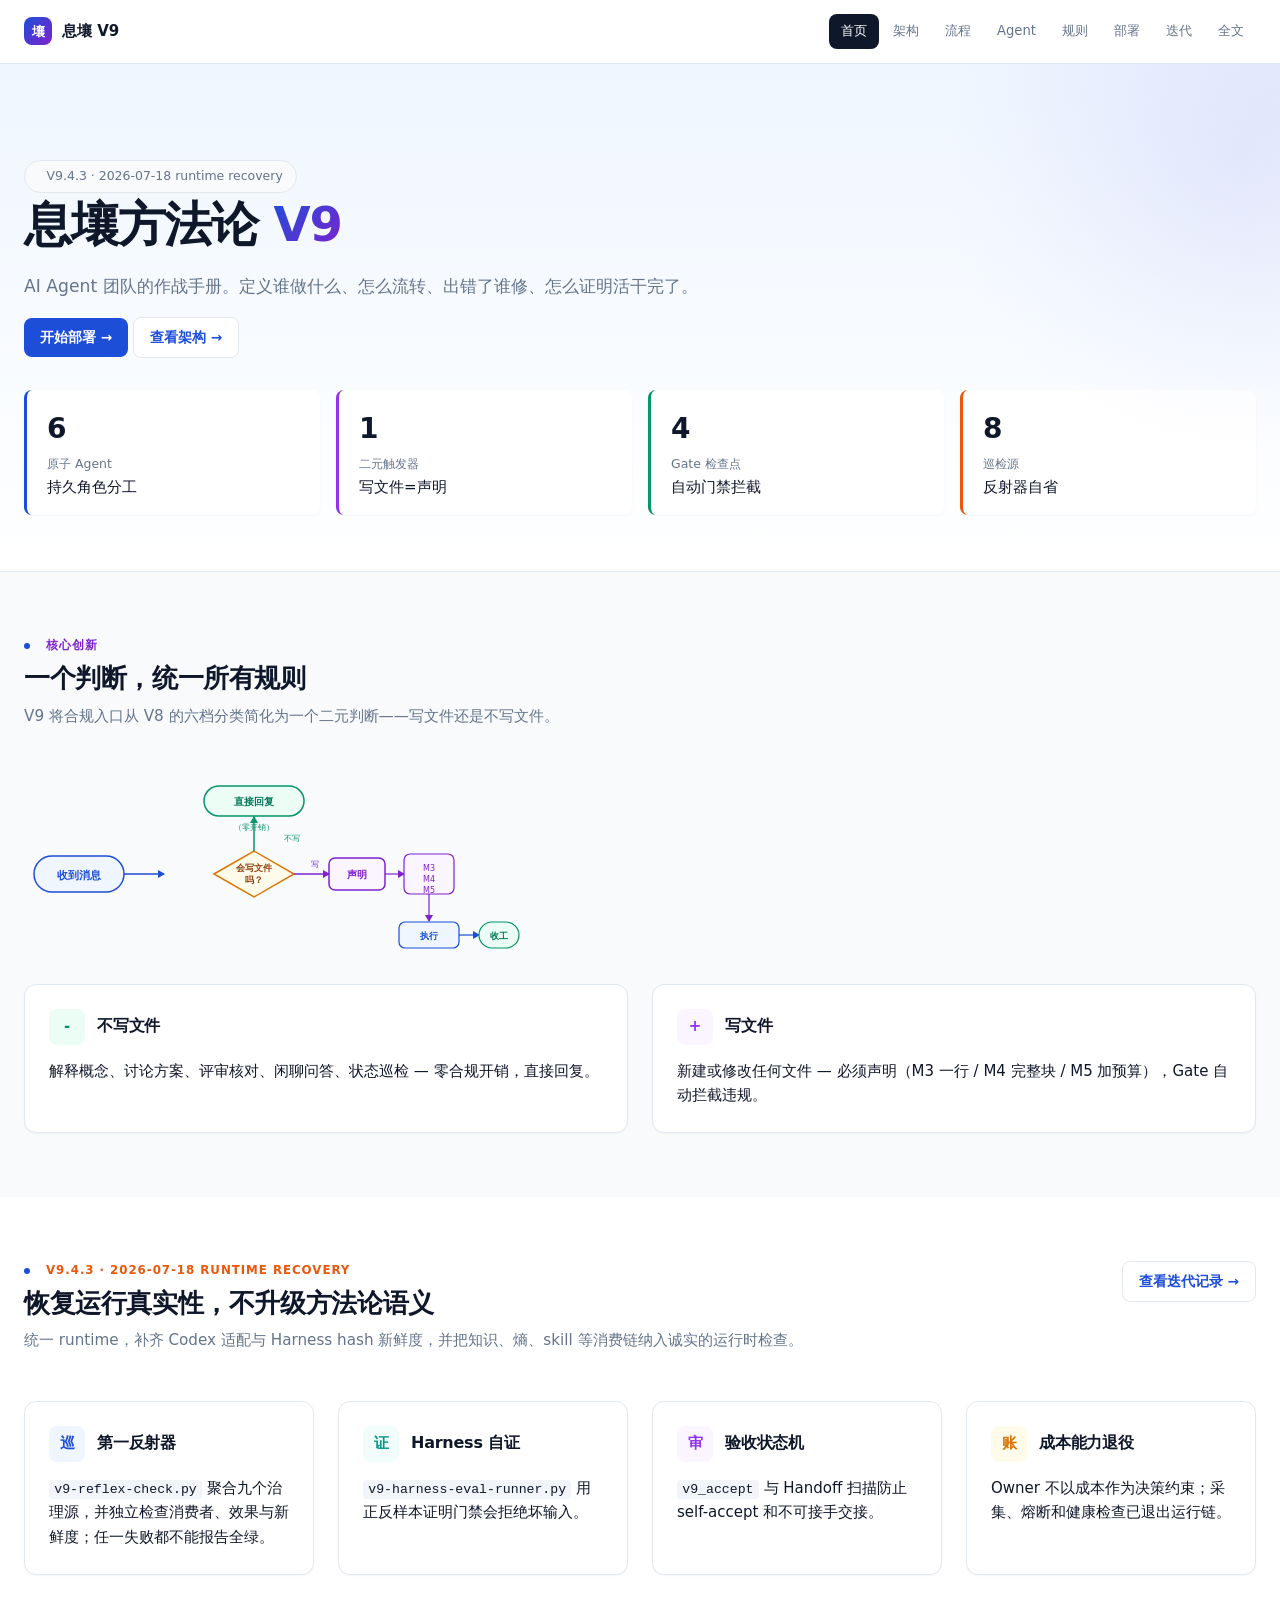
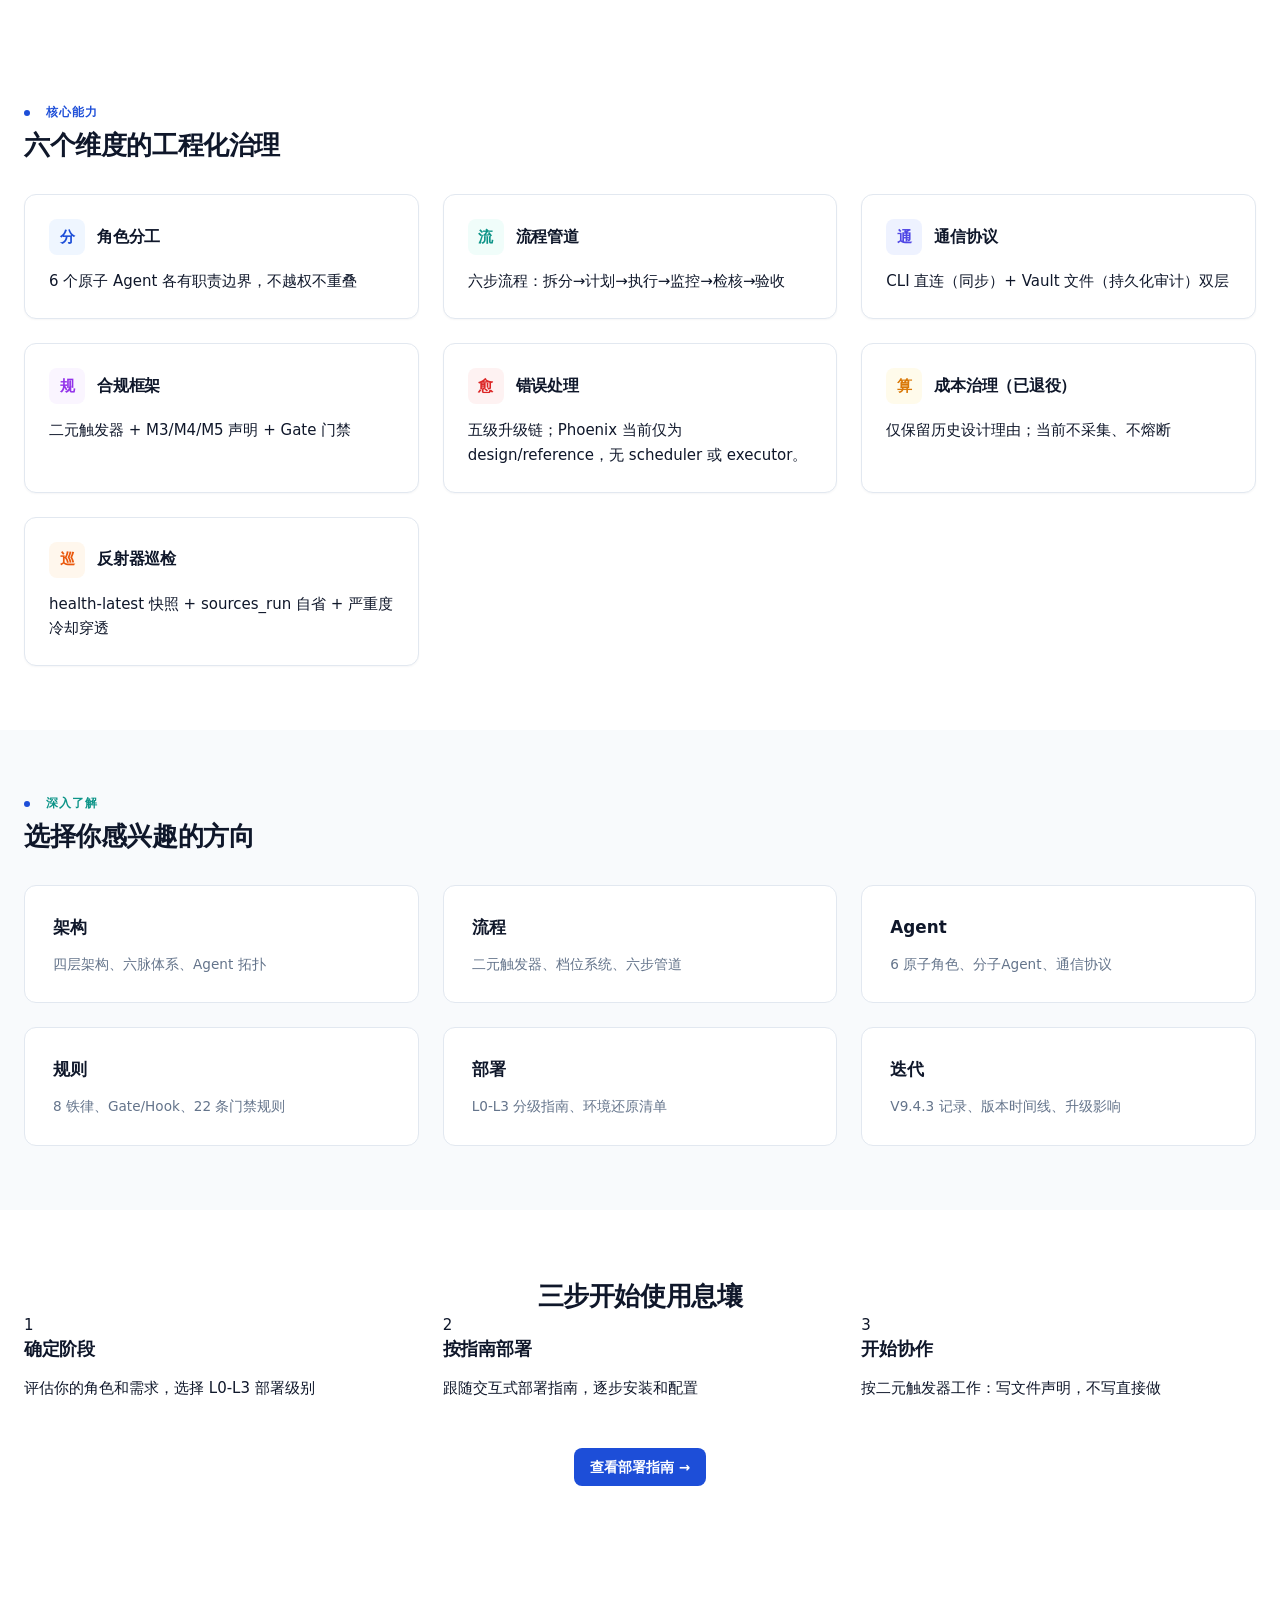
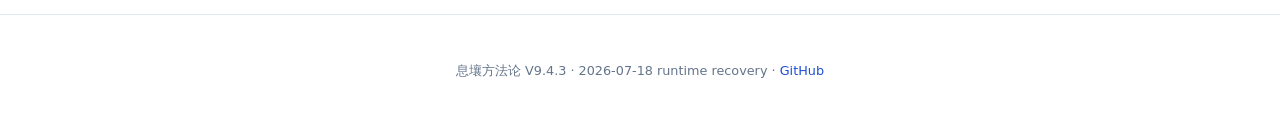
<file: index.html>
<!DOCTYPE html>
<html lang="zh-CN">
<head>
  <meta charset="UTF-8">
  <meta name="viewport" content="width=device-width, initial-scale=1.0">
  <title>息壤 V9 — AI Agent 协作方法论</title>
  <meta name="description" content="息壤方法论 V9：AI Agent 团队的作战手册。定义谁做什么、怎么流转、出错了谁修、怎么证明活干完了。">
  <link rel="stylesheet" href="assets/css/shared.css">
</head>
<body data-page="home">

<nav class="nav">
  <div class="nav-inner">
    <a href="./" class="nav-brand">
      <span class="nav-brand-icon">壤</span>
      <span>息壤 V9</span>
    </a>
    <div class="nav-links">
      <a href="./">首页</a>
      <a href="architecture/">架构</a>
      <a href="workflow/">流程</a>
      <a href="agents/">Agent</a>
      <a href="rules/">规则</a>
      <a href="deploy/">部署</a>
      <a href="releases/">迭代</a>
      <a href="methodology/">全文</a>
    </div>
    <button class="nav-mobile-toggle" aria-label="菜单">&#9776;</button>
  </div>
  <div class="nav-mobile-panel">
    <a href="./">首页</a>
    <a href="architecture/">架构</a>
    <a href="workflow/">流程</a>
    <a href="agents/">Agent</a>
    <a href="rules/">规则</a>
    <a href="deploy/">部署</a>
    <a href="releases/">迭代</a>
      <a href="methodology/">全文</a>
  </div>
</nav>

<!-- ====== Hero ====== -->
<header class="hero">
  <div class="container">
    <span class="hero-meta">
      <span class="pulse"></span>
      V9.4.3 · 2026-07-18 runtime recovery
    </span>
    <h1>息壤方法论 <span class="accent">V9</span></h1>
    <p class="lead">AI Agent 团队的作战手册。定义谁做什么、怎么流转、出错了谁修、怎么证明活干完了。</p>
    <div class="hero-cta">
      <a href="deploy/" class="btn btn-primary">开始部署 →</a>
      <a href="architecture/" class="btn btn-outline">查看架构 →</a>
    </div>
    <div class="hero-stats">
      <div class="hero-stat clr-blue">
        <div class="hero-stat-value">6</div>
        <div class="hero-stat-label">原子 Agent</div>
        <div class="hero-stat-sub">持久角色分工</div>
      </div>
      <div class="hero-stat clr-purple">
        <div class="hero-stat-value">1</div>
        <div class="hero-stat-label">二元触发器</div>
        <div class="hero-stat-sub">写文件=声明</div>
      </div>
      <div class="hero-stat clr-green">
        <div class="hero-stat-value">4</div>
        <div class="hero-stat-label">Gate 检查点</div>
        <div class="hero-stat-sub">自动门禁拦截</div>
      </div>
      <div class="hero-stat clr-orange">
        <div class="hero-stat-value">8</div>
        <div class="hero-stat-label">巡检源</div>
        <div class="hero-stat-sub">反射器自省</div>
      </div>
    </div>
  </div>
</header>

<!-- ====== V9 Core Innovation ====== -->
<section class="section-alt">
  <div class="container">
    <div class="section-header">
      <div>
        <div class="section-eyebrow"><span class="section-eyebrow-dot" style="background:#7e22ce"></span> <span style="color:#7e22ce">核心创新</span></div>
        <h2 class="section-title">一个判断，统一所有规则</h2>
        <p class="section-subtitle">V9 将合规入口从 V8 的六档分类简化为一个二元判断——写文件还是不写文件。</p>
      </div>
    </div>

    <div class="flowchart-container">
      <svg viewBox="0 0 500 200" class="flowchart-svg" xmlns="http://www.w3.org/2000/svg" style="max-width:500px;">
        <!-- 收到消息 -->
        <rect x="10" y="80" width="90" height="36" rx="18" fill="#eff6ff" stroke="#1d4ed8" stroke-width="1.5"/>
        <text x="55" y="103" text-anchor="middle" font-size="11" font-weight="600" fill="#1d4ed8">收到消息</text>

        <!-- Arrow to decision -->
        <line x1="100" y1="98" x2="140" y2="98" stroke="#1d4ed8" stroke-width="1.5"/>
        <polygon points="134,94 134,102 141,98" fill="#1d4ed8"/>

        <!-- Decision diamond -->
        <polygon points="190,98 230,75 270,98 230,121" fill="#fffbeb" stroke="#d97706" stroke-width="1.5"/>
        <text x="230" y="95" text-anchor="middle" font-size="9" font-weight="600" fill="#92400e">会写文件</text>
        <text x="230" y="107" text-anchor="middle" font-size="9" font-weight="600" fill="#92400e">吗？</text>

        <!-- No path (up) -->
        <line x1="230" y1="75" x2="230" y2="40" stroke="#059669" stroke-width="1.5"/>
        <polygon points="226,47 234,47 230,40" fill="#059669"/>
        <rect x="180" y="10" width="100" height="30" rx="15" fill="#ecfdf5" stroke="#059669" stroke-width="1.5"/>
        <text x="230" y="29" text-anchor="middle" font-size="10" font-weight="600" fill="#047857">直接回复</text>
        <text x="260" y="65" font-size="8" fill="#059669" font-weight="500">不写</text>

        <!-- Yes path (right) -->
        <line x1="270" y1="98" x2="305" y2="98" stroke="#7e22ce" stroke-width="1.5"/>
        <polygon points="299,94 299,102 306,98" fill="#7e22ce"/>
        <text x="287" y="91" font-size="8" fill="#7e22ce" font-weight="500">写</text>

        <!-- 声明 -->
        <rect x="305" y="82" width="56" height="32" rx="6" fill="#faf5ff" stroke="#7e22ce" stroke-width="1.5"/>
        <text x="333" y="102" text-anchor="middle" font-size="10" font-weight="600" fill="#7e22ce">声明</text>

        <!-- Arrow to 档位 -->
        <line x1="361" y1="98" x2="380" y2="98" stroke="#7e22ce" stroke-width="1.2"/>
        <polygon points="374,94 374,102 381,98" fill="#7e22ce"/>

        <!-- 档位 -->
        <rect x="380" y="78" width="50" height="40" rx="6" fill="#faf5ff" stroke="#7e22ce" stroke-width="1.2"/>
        <text x="405" y="95" text-anchor="middle" font-size="8" font-weight="500" fill="#7e22ce">M3</text>
        <text x="405" y="106" text-anchor="middle" font-size="8" font-weight="500" fill="#7e22ce">M4</text>
        <text x="405" y="117" text-anchor="middle" font-size="8" font-weight="500" fill="#7e22ce">M5</text>

        <!-- Arrow to 执行 -->
        <line x1="405" y1="118" x2="405" y2="145" stroke="#7e22ce" stroke-width="1.2"/>
        <polygon points="401,139 409,139 405,146" fill="#7e22ce"/>

        <!-- 执行 -->
        <rect x="375" y="146" width="60" height="26" rx="6" fill="#eff6ff" stroke="#1d4ed8" stroke-width="1.2"/>
        <text x="405" y="163" text-anchor="middle" font-size="9" font-weight="600" fill="#1d4ed8">执行</text>

        <!-- Arrow to 收工 -->
        <line x1="435" y1="159" x2="455" y2="159" stroke="#1d4ed8" stroke-width="1.2"/>
        <polygon points="449,155 449,163 456,159" fill="#1d4ed8"/>

        <!-- 收工 -->
        <rect x="455" y="146" width="40" height="26" rx="13" fill="#ecfdf5" stroke="#059669" stroke-width="1.2"/>
        <text x="475" y="163" text-anchor="middle" font-size="9" font-weight="600" fill="#047857">收工</text>

        <!-- Zero-overhead label -->
        <text x="230" y="54" text-anchor="middle" font-size="7.5" fill="#059669">（零开销）</text>
      </svg>
    </div>

    <div class="grid grid-2">
      <div class="card clr-green">
        <div class="card-header">
          <div class="card-icon">-</div>
          <h3 class="card-title">不写文件</h3>
        </div>
        <div class="card-desc">解释概念、讨论方案、评审核对、闲聊问答、状态巡检 — 零合规开销，直接回复。</div>
      </div>
      <div class="card clr-purple">
        <div class="card-header">
          <div class="card-icon">+</div>
          <h3 class="card-title">写文件</h3>
        </div>
        <div class="card-desc">新建或修改任何文件 — 必须声明（M3 一行 / M4 完整块 / M5 加预算），Gate 自动拦截违规。</div>
      </div>
    </div>
  </div>
</section>

<!-- ====== V9.4.3 Release ====== -->
<section>
  <div class="container">
    <div class="section-header">
      <div>
        <div class="section-eyebrow"><span class="section-eyebrow-dot" style="background:#ea580c"></span> <span style="color:#ea580c">V9.4.3 · 2026-07-18 runtime recovery</span></div>
        <h2 class="section-title">恢复运行真实性，不升级方法论语义</h2>
        <p class="section-subtitle">统一 runtime，补齐 Codex 适配与 Harness hash 新鲜度，并把知识、熵、skill 等消费链纳入诚实的运行时检查。</p>
      </div>
      <a href="releases/" class="btn btn-outline">查看迭代记录 →</a>
    </div>

    <div class="grid grid-4">
      <div class="card clr-blue">
        <div class="card-header">
          <div class="card-icon">巡</div>
          <h3 class="card-title">第一反射器</h3>
        </div>
        <div class="card-desc"><code>v9-reflex-check.py</code> 聚合九个治理源，并独立检查消费者、效果与新鲜度；任一失败都不能报告全绿。</div>
      </div>
      <div class="card clr-teal">
        <div class="card-header">
          <div class="card-icon">证</div>
          <h3 class="card-title">Harness 自证</h3>
        </div>
        <div class="card-desc"><code>v9-harness-eval-runner.py</code> 用正反样本证明门禁会拒绝坏输入。</div>
      </div>
      <div class="card clr-purple">
        <div class="card-header">
          <div class="card-icon">审</div>
          <h3 class="card-title">验收状态机</h3>
        </div>
        <div class="card-desc"><code>v9_accept</code> 与 Handoff 扫描防止 self-accept 和不可接手交接。</div>
      </div>
      <div class="card clr-amber">
        <div class="card-header">
          <div class="card-icon">账</div>
          <h3 class="card-title">成本能力退役</h3>
        </div>
        <div class="card-desc">Owner 不以成本作为决策约束；采集、熔断和健康检查已退出运行链。</div>
      </div>
    </div>
  </div>
</section>

<!-- ====== Capabilities Overview ====== -->
<section>
  <div class="container">
    <div class="section-header">
      <div>
        <div class="section-eyebrow"><span class="section-eyebrow-dot" style="background:#1d4ed8"></span> <span style="color:#1d4ed8">核心能力</span></div>
        <h2 class="section-title">六个维度的工程化治理</h2>
      </div>
    </div>

    <div class="grid grid-3">
      <div class="card card-hover clr-blue">
        <div class="card-header">
          <div class="card-icon">分</div>
          <h3 class="card-title">角色分工</h3>
        </div>
        <div class="card-desc">6 个原子 Agent 各有职责边界，不越权不重叠</div>
      </div>
      <div class="card card-hover clr-teal">
        <div class="card-header">
          <div class="card-icon">流</div>
          <h3 class="card-title">流程管道</h3>
        </div>
        <div class="card-desc">六步流程：拆分→计划→执行→监控→检核→验收</div>
      </div>
      <div class="card card-hover clr-indigo">
        <div class="card-header">
          <div class="card-icon">通</div>
          <h3 class="card-title">通信协议</h3>
        </div>
        <div class="card-desc">CLI 直连（同步）+ Vault 文件（持久化审计）双层</div>
      </div>
      <div class="card card-hover clr-purple">
        <div class="card-header">
          <div class="card-icon">规</div>
          <h3 class="card-title">合规框架</h3>
        </div>
        <div class="card-desc">二元触发器 + M3/M4/M5 声明 + Gate 门禁</div>
      </div>
      <div class="card card-hover clr-red">
        <div class="card-header">
          <div class="card-icon">愈</div>
          <h3 class="card-title">错误处理</h3>
        </div>
        <div class="card-desc">五级升级链；Phoenix 当前仅为 design/reference，无 scheduler 或 executor。</div>
      </div>
      <div class="card card-hover clr-amber">
        <div class="card-header">
          <div class="card-icon">算</div>
          <h3 class="card-title">成本治理（已退役）</h3>
        </div>
        <div class="card-desc">仅保留历史设计理由；当前不采集、不熔断</div>
      </div>
      <div class="card card-hover clr-orange">
        <div class="card-header">
          <div class="card-icon">巡</div>
          <h3 class="card-title">反射器巡检</h3>
        </div>
        <div class="card-desc">health-latest 快照 + sources_run 自省 + 严重度冷却穿透</div>
      </div>
    </div>
  </div>
</section>

<!-- ====== Site Navigation Cards ====== -->
<section class="section-alt">
  <div class="container">
    <div class="section-header">
      <div>
        <div class="section-eyebrow"><span class="section-eyebrow-dot" style="background:#0d9488"></span> <span style="color:#0d9488">深入了解</span></div>
        <h2 class="section-title">选择你感兴趣的方向</h2>
      </div>
    </div>

    <div class="grid grid-3">
      <a href="architecture/" class="nav-card clr-blue">
        <div class="nav-card-title">架构</div>
        <div class="nav-card-desc">四层架构、六脉体系、Agent 拓扑</div>
      </a>
      <a href="workflow/" class="nav-card clr-teal">
        <div class="nav-card-title">流程</div>
        <div class="nav-card-desc">二元触发器、档位系统、六步管道</div>
      </a>
      <a href="agents/" class="nav-card clr-indigo">
        <div class="nav-card-title">Agent</div>
        <div class="nav-card-desc">6 原子角色、分子Agent、通信协议</div>
      </a>
      <a href="rules/" class="nav-card clr-purple">
        <div class="nav-card-title">规则</div>
        <div class="nav-card-desc">8 铁律、Gate/Hook、22 条门禁规则</div>
      </a>
      <a href="deploy/" class="nav-card clr-green">
        <div class="nav-card-title">部署</div>
        <div class="nav-card-desc">L0-L3 分级指南、环境还原清单</div>
      </a>
      <a href="releases/" class="nav-card clr-orange">
        <div class="nav-card-title">迭代</div>
        <div class="nav-card-desc">V9.4.3 记录、版本时间线、升级影响</div>
      </a>
    </div>
  </div>
</section>

<!-- ====== Quick Start CTA ====== -->
<section>
  <div class="container">
    <div class="cta-block">
      <h2 class="section-title" style="text-align:center;">三步开始使用息壤</h2>
      <div class="grid grid-3 steps">
        <div class="step-card">
          <div class="step-num">1</div>
          <h3 class="step-title">确定阶段</h3>
          <p class="step-desc">评估你的角色和需求，选择 L0-L3 部署级别</p>
        </div>
        <div class="step-card">
          <div class="step-num">2</div>
          <h3 class="step-title">按指南部署</h3>
          <p class="step-desc">跟随交互式部署指南，逐步安装和配置</p>
        </div>
        <div class="step-card">
          <div class="step-num">3</div>
          <h3 class="step-title">开始协作</h3>
          <p class="step-desc">按二元触发器工作：写文件声明，不写直接做</p>
        </div>
      </div>
      <div style="text-align:center;margin-top:2rem;">
        <a href="deploy/" class="btn btn-primary">查看部署指南 →</a>
      </div>
    </div>
  </div>
</section>

<footer class="footer">
  <div class="container">
    <p>息壤方法论 V9.4.3 · 2026-07-18 runtime recovery · <a href="https://github.com/disturbo/xirang">GitHub</a></p>
  </div>
</footer>

<script src="assets/js/shared.js"></script>
</body>
</html>
</file>
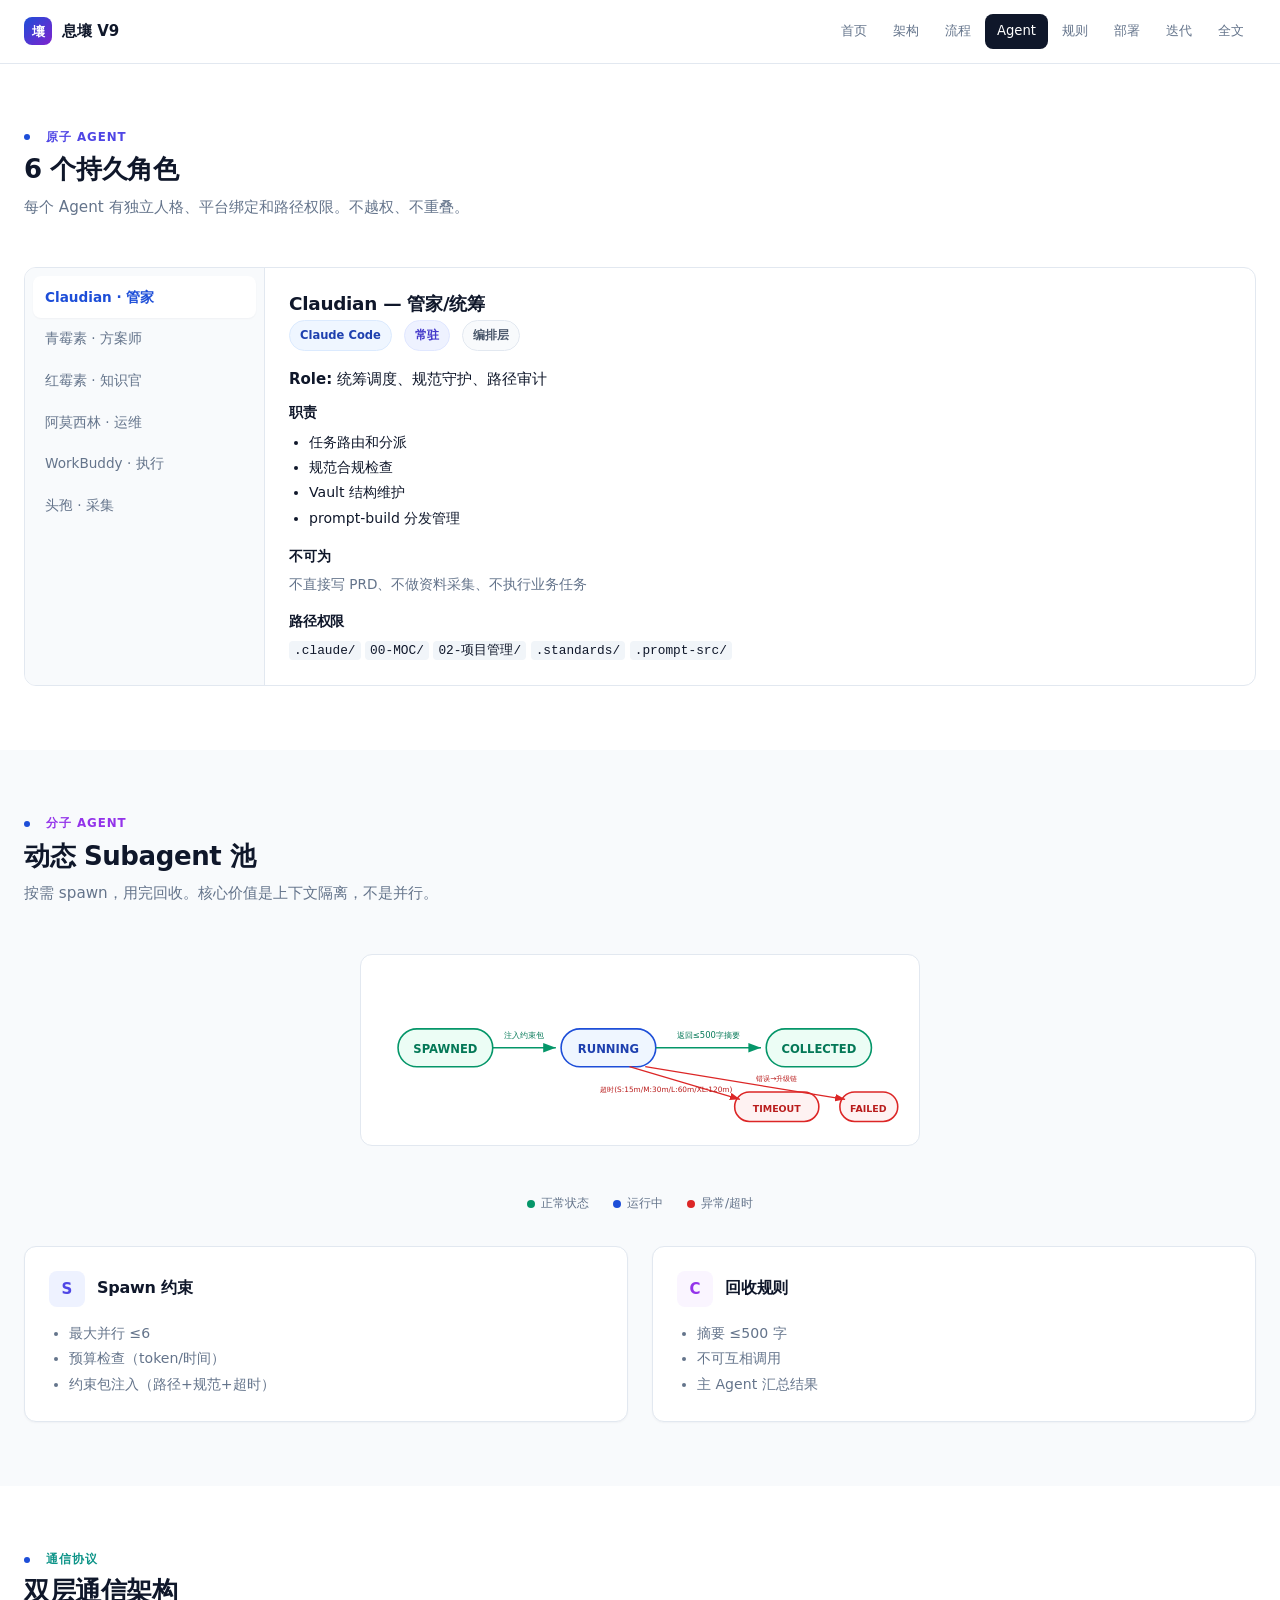
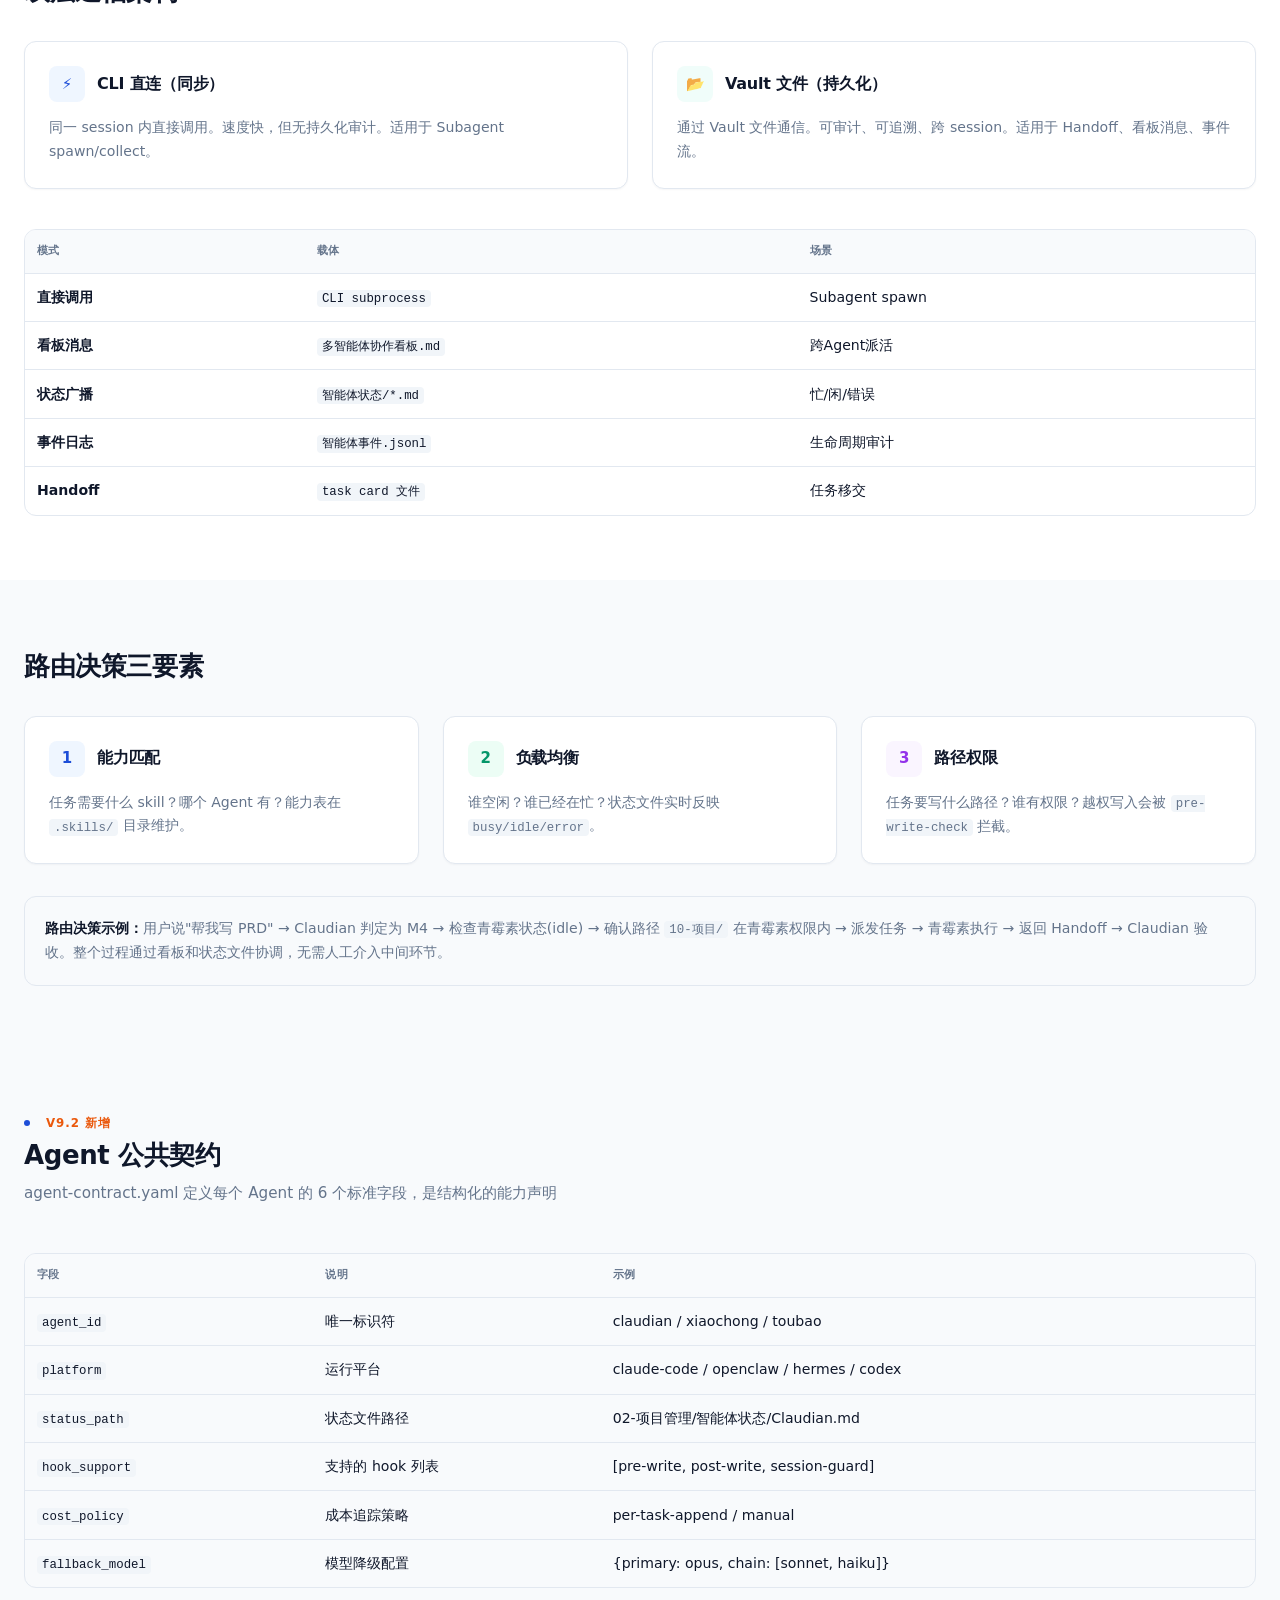
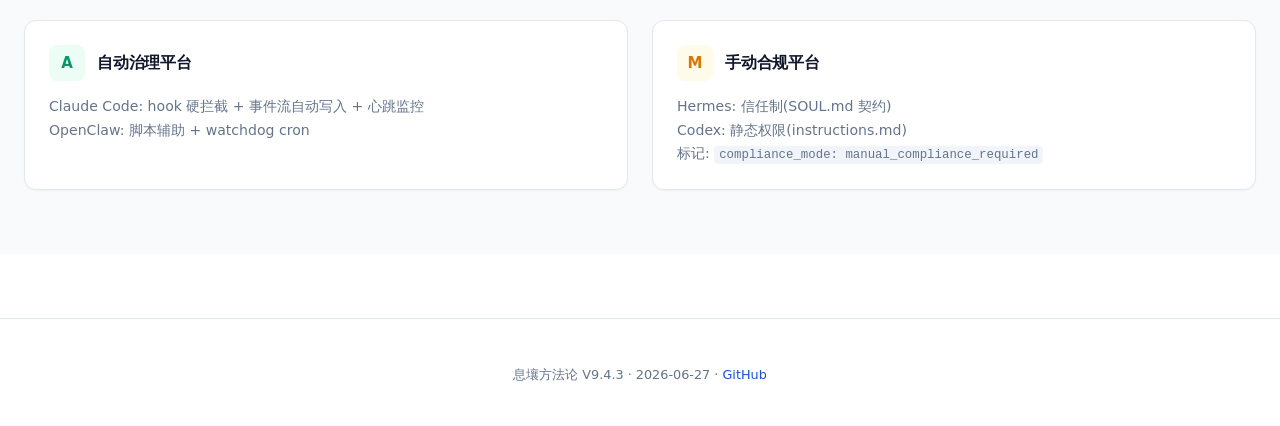
<file: agents/index.html>
<!DOCTYPE html>
<html lang="zh-CN">
<head>
  <meta charset="UTF-8">
  <meta name="viewport" content="width=device-width, initial-scale=1.0">
  <title>Agent — 息壤 V9</title>
  <link rel="stylesheet" href="../assets/css/shared.css">
  <style>
    .sv-pane h3 { font-size: 1.15rem; }
    .sv-pane h4 { color: var(--fg); }
    .sv-pane ul { list-style: disc; }
    .sv-pane code { font-size: 0.8rem; }
    .agent-meta { display: flex; gap: 0.75rem; flex-wrap: wrap; margin-bottom: 1rem; }
    .agent-meta .tag { font-size: 0.72rem; }
    .routing-note {
      margin-top: 2rem;
      padding: 1.25rem;
      background: var(--bg-soft);
      border-radius: var(--radius-lg);
      border: 1px solid var(--border);
      font-size: 0.88rem;
      color: var(--fg-muted);
      line-height: 1.7;
    }
    .routing-note strong { color: var(--fg); }
    .state-legend {
      display: flex;
      gap: 1.5rem;
      justify-content: center;
      margin-top: 1rem;
      font-size: 0.78rem;
      color: var(--fg-muted);
    }
    .state-legend span::before {
      content: '';
      display: inline-block;
      width: 8px;
      height: 8px;
      border-radius: 50%;
      margin-right: 0.375rem;
      vertical-align: middle;
    }
    .state-legend .legend-ok::before { background: #059669; }
    .state-legend .legend-err::before { background: #dc2626; }
    .state-legend .legend-run::before { background: #1d4ed8; }
  </style>
</head>
<body data-page="agents">

<nav class="nav">
  <div class="nav-inner">
    <a href="../" class="nav-brand"><span class="nav-brand-icon">壤</span><span>息壤 V9</span></a>
    <div class="nav-links">
      <a href="../">首页</a>
      <a href="../architecture/">架构</a>
      <a href="../workflow/">流程</a>
      <a href="../agents/">Agent</a>
      <a href="../rules/">规则</a>
      <a href="../deploy/">部署</a>
      <a href="../releases/">迭代</a>
      <a href="../methodology/">全文</a>
    </div>
    <button class="nav-mobile-toggle" aria-label="菜单">&#9776;</button>
  </div>
  <div class="nav-mobile-panel">
    <a href="../">首页</a><a href="../architecture/">架构</a><a href="../workflow/">流程</a><a href="../agents/">Agent</a><a href="../rules/">规则</a><a href="../deploy/">部署</a><a href="../releases/">迭代</a>
      <a href="../methodology/">全文</a>
  </div>
</nav>

<!-- ====== Section 1: Six Atomic Agents ====== -->
<section>
  <div class="container">
    <div class="section-header">
      <div>
        <div class="section-eyebrow"><span class="section-eyebrow-dot" style="background:#4f46e5"></span> <span style="color:#4f46e5">原子 Agent</span></div>
        <h2 class="section-title">6 个持久角色</h2>
        <p class="section-subtitle">每个 Agent 有独立人格、平台绑定和路径权限。不越权、不重叠。</p>
      </div>
    </div>

    <div class="splitview">
      <div class="sv-sidebar">
        <div class="sv-item active" data-target="agent-claudian">Claudian · 管家</div>
        <div class="sv-item" data-target="agent-qingmeisu">青霉素 · 方案师</div>
        <div class="sv-item" data-target="agent-hongmeisu">红霉素 · 知识官</div>
        <div class="sv-item" data-target="agent-amoxicillin">阿莫西林 · 运维</div>
        <div class="sv-item" data-target="agent-workbuddy">WorkBuddy · 执行</div>
        <div class="sv-item" data-target="agent-toubao">头孢 · 采集</div>
      </div>
      <div class="sv-detail">
        <!-- Claudian -->
        <div class="sv-pane active" id="agent-claudian">
          <h3 style="margin-bottom:0.25rem;">Claudian — 管家/统筹</h3>
          <div class="agent-meta">
            <span class="tag clr-blue">Claude Code</span>
            <span class="tag clr-indigo">常驻</span>
            <span class="tag clr-slate">编排层</span>
          </div>
          <p style="margin-bottom:0.75rem;"><strong>Role:</strong> 统筹调度、规范守护、路径审计</p>
          <h4 style="font-size:0.88rem;margin-bottom:0.5rem;">职责</h4>
          <ul style="margin:0 0 1rem;padding-left:1.25rem;font-size:0.88rem;line-height:1.8;">
            <li>任务路由和分派</li>
            <li>规范合规检查</li>
            <li>Vault 结构维护</li>
            <li>prompt-build 分发管理</li>
          </ul>
          <h4 style="font-size:0.88rem;margin-bottom:0.5rem;">不可为</h4>
          <p style="font-size:0.85rem;color:var(--fg-muted);margin:0 0 1rem;">不直接写 PRD、不做资料采集、不执行业务任务</p>
          <h4 style="font-size:0.88rem;margin-bottom:0.5rem;">路径权限</h4>
          <p style="font-size:0.85rem;margin:0;"><code>.claude/</code> <code>00-MOC/</code> <code>02-项目管理/</code> <code>.standards/</code> <code>.prompt-src/</code></p>
        </div>

        <!-- 青霉素 -->
        <div class="sv-pane" id="agent-qingmeisu">
          <h3 style="margin-bottom:0.25rem;">青霉素 — 方案师</h3>
          <div class="agent-meta">
            <span class="tag clr-blue">Claude Code</span>
            <span class="tag clr-purple">产出层</span>
            <span class="tag clr-orange">PRD/原型</span>
          </div>
          <p style="margin-bottom:0.75rem;"><strong>Role:</strong> PRD/原型/设计方案产出</p>
          <h4 style="font-size:0.88rem;margin-bottom:0.5rem;">职责</h4>
          <ul style="margin:0 0 1rem;padding-left:1.25rem;font-size:0.88rem;line-height:1.8;">
            <li>Claude Design 方法论执行</li>
            <li>PRD 和设计方案撰写</li>
            <li>HTML 原型开发</li>
            <li>方案评审和修改</li>
          </ul>
          <h4 style="font-size:0.88rem;margin-bottom:0.5rem;">不可为</h4>
          <p style="font-size:0.85rem;color:var(--fg-muted);margin:0 0 1rem;">不管运维、不碰状态表、不做知识整理</p>
          <h4 style="font-size:0.88rem;margin-bottom:0.5rem;">路径权限</h4>
          <p style="font-size:0.85rem;margin:0;"><code>10-项目/</code> <code>沙箱/</code> <code>prototype/</code></p>
        </div>

        <!-- 红霉素 -->
        <div class="sv-pane" id="agent-hongmeisu">
          <h3 style="margin-bottom:0.25rem;">红霉素 — 知识官</h3>
          <div class="agent-meta">
            <span class="tag clr-indigo">Codex</span>
            <span class="tag clr-green">知识层</span>
            <span class="tag clr-teal">Wiki/Skill</span>
          </div>
          <p style="margin-bottom:0.75rem;"><strong>Role:</strong> LLM Wiki/Skill 清单/知识体系治理</p>
          <h4 style="font-size:0.88rem;margin-bottom:0.5rem;">职责</h4>
          <ul style="margin:0 0 1rem;padding-left:1.25rem;font-size:0.88rem;line-height:1.8;">
            <li>资料摘要(Summary层)产出</li>
            <li>Skill 目录维护</li>
            <li>知识结构规划</li>
            <li>Dataview 查询维护</li>
          </ul>
          <h4 style="font-size:0.88rem;margin-bottom:0.5rem;">不可为</h4>
          <p style="font-size:0.85rem;color:var(--fg-muted);margin:0 0 1rem;">不写 PRD、不管部署、不做运维</p>
          <h4 style="font-size:0.88rem;margin-bottom:0.5rem;">路径权限</h4>
          <p style="font-size:0.85rem;margin:0;"><code>10-项目/*/资料摘要.md</code> <code>30-规范/</code> <code>.skills/</code></p>
        </div>

        <!-- 阿莫西林 -->
        <div class="sv-pane" id="agent-amoxicillin">
          <h3 style="margin-bottom:0.25rem;">阿莫西林 — 运维</h3>
          <div class="agent-meta">
            <span class="tag clr-green">OpenClaw</span>
            <span class="tag clr-amber">基础设施</span>
            <span class="tag clr-red">巡检/健康</span>
          </div>
          <p style="margin-bottom:0.75rem;"><strong>Role:</strong> 状态表/事件流/健康度量/巡检</p>
          <h4 style="font-size:0.88rem;margin-bottom:0.5rem;">职责</h4>
          <ul style="margin:0 0 1rem;padding-left:1.25rem;font-size:0.88rem;line-height:1.8;">
            <li>智能体状态文件维护</li>
            <li>事件流写入和轮转</li>
            <li>健康指标报告</li>
            <li>Gate 规则更新</li>
          </ul>
          <h4 style="font-size:0.88rem;margin-bottom:0.5rem;">不可为</h4>
          <p style="font-size:0.85rem;color:var(--fg-muted);margin:0 0 1rem;">不写产出物、不做业务方案、不管知识</p>
          <h4 style="font-size:0.88rem;margin-bottom:0.5rem;">路径权限</h4>
          <p style="font-size:0.85rem;margin:0;"><code>02-项目管理/智能体状态/</code> <code>.standards/</code></p>
        </div>

        <!-- WorkBuddy -->
        <div class="sv-pane" id="agent-workbuddy">
          <h3 style="margin-bottom:0.25rem;">WorkBuddy — 执行</h3>
          <div class="agent-meta">
            <span class="tag clr-green">CodeBuddy</span>
            <span class="tag clr-slate">执行层</span>
            <span class="tag clr-blue">M3轻量</span>
          </div>
          <p style="margin-bottom:0.75rem;"><strong>Role:</strong> 日常任务执行、用户直接对话</p>
          <h4 style="font-size:0.88rem;margin-bottom:0.5rem;">职责</h4>
          <ul style="margin:0 0 1rem;padding-left:1.25rem;font-size:0.88rem;line-height:1.8;">
            <li>用户日常问答</li>
            <li>轻量任务执行(M3)</li>
            <li>信息查询和检索</li>
            <li>简单文件修改</li>
          </ul>
          <h4 style="font-size:0.88rem;margin-bottom:0.5rem;">不可为</h4>
          <p style="font-size:0.85rem;color:var(--fg-muted);margin:0 0 1rem;">不做大型方案、不管多Agent编排、不碰.standards/</p>
          <h4 style="font-size:0.88rem;margin-bottom:0.5rem;">路径权限</h4>
          <p style="font-size:0.85rem;margin:0;"><code>用户指定的项目目录</code></p>
        </div>

        <!-- 头孢 -->
        <div class="sv-pane" id="agent-toubao">
          <h3 style="margin-bottom:0.25rem;">头孢 — 采集</h3>
          <div class="agent-meta">
            <span class="tag clr-orange">Hermes</span>
            <span class="tag clr-amber">Source层</span>
            <span class="tag clr-slate">采集</span>
          </div>
          <p style="margin-bottom:0.75rem;"><strong>Role:</strong> 外部资料采集、格式转换</p>
          <h4 style="font-size:0.88rem;margin-bottom:0.5rem;">职责</h4>
          <ul style="margin:0 0 1rem;padding-left:1.25rem;font-size:0.88rem;line-height:1.8;">
            <li>飞书文档采集到 Vault</li>
            <li>网页内容抓取</li>
            <li>文件格式转换(docx→md)</li>
            <li>Source 层资料入库</li>
          </ul>
          <h4 style="font-size:0.88rem;margin-bottom:0.5rem;">不可为</h4>
          <p style="font-size:0.85rem;color:var(--fg-muted);margin:0 0 1rem;">不做加工分析、不写Summary、不管状态</p>
          <h4 style="font-size:0.88rem;margin-bottom:0.5rem;">路径权限</h4>
          <p style="font-size:0.85rem;margin:0;"><code>20-资料/</code></p>
        </div>
      </div>
    </div>
  </div>
</section>

<!-- ====== Section 2: Dynamic Molecular Agents ====== -->
<section class="section-alt">
  <div class="container">
    <div class="section-header">
      <div>
        <div class="section-eyebrow"><span class="section-eyebrow-dot" style="background:#9333ea"></span> <span style="color:#9333ea">分子 Agent</span></div>
        <h2 class="section-title">动态 Subagent 池</h2>
        <p class="section-subtitle">按需 spawn，用完回收。核心价值是上下文隔离，不是并行。</p>
      </div>
    </div>

    <!-- State Machine SVG -->
    <div style="text-align:center;margin-bottom:2.5rem;">
      <svg viewBox="0 0 500 150" xmlns="http://www.w3.org/2000/svg" style="max-width:560px;width:100%;background:white;border-radius:0.75rem;border:1px solid var(--border);padding:1rem;">
        <!-- States -->
        <rect x="20" y="55" width="90" height="36" rx="18" fill="#ecfdf5" stroke="#059669" stroke-width="1.5"/>
        <text x="65" y="78" text-anchor="middle" font-size="11" font-weight="600" fill="#047857">SPAWNED</text>

        <rect x="175" y="55" width="90" height="36" rx="18" fill="#eff6ff" stroke="#1d4ed8" stroke-width="1.5"/>
        <text x="220" y="78" text-anchor="middle" font-size="11" font-weight="600" fill="#1e40af">RUNNING</text>

        <rect x="370" y="55" width="100" height="36" rx="18" fill="#ecfdf5" stroke="#059669" stroke-width="1.5"/>
        <text x="420" y="78" text-anchor="middle" font-size="11" font-weight="600" fill="#047857">COLLECTED</text>

        <rect x="340" y="115" width="80" height="28" rx="14" fill="#fef2f2" stroke="#dc2626" stroke-width="1.5"/>
        <text x="380" y="134" text-anchor="middle" font-size="9" font-weight="600" fill="#b91c1c">TIMEOUT</text>

        <rect x="440" y="115" width="55" height="28" rx="14" fill="#fef2f2" stroke="#dc2626" stroke-width="1.5"/>
        <text x="467" y="134" text-anchor="middle" font-size="9" font-weight="600" fill="#b91c1c">FAILED</text>

        <!-- Arrows: SPAWNED -> RUNNING -->
        <line x1="110" y1="73" x2="170" y2="73" stroke="#059669" stroke-width="1.5" marker-end="url(#arrowGreen)"/>
        <text x="140" y="64" text-anchor="middle" font-size="8" fill="#047857">注入约束包</text>

        <!-- Arrows: RUNNING -> COLLECTED -->
        <line x1="265" y1="73" x2="365" y2="73" stroke="#059669" stroke-width="1.5" marker-end="url(#arrowGreen)"/>
        <text x="315" y="64" text-anchor="middle" font-size="8" fill="#047857">返回≤500字摘要</text>

        <!-- Arrows: RUNNING -> TIMEOUT -->
        <line x1="240" y1="91" x2="345" y2="122" stroke="#dc2626" stroke-width="1.2" marker-end="url(#arrowRed)"/>
        <text x="275" y="115" text-anchor="middle" font-size="7" fill="#b91c1c">超时(S:15m/M:30m/L:60m/XL:120m)</text>

        <!-- Arrows: RUNNING -> FAILED -->
        <line x1="255" y1="91" x2="445" y2="122" stroke="#dc2626" stroke-width="1.2" marker-end="url(#arrowRed)"/>
        <text x="380" y="105" text-anchor="middle" font-size="7" fill="#b91c1c">错误→升级链</text>

        <!-- Arrow markers -->
        <defs>
          <marker id="arrowGreen" markerWidth="8" markerHeight="6" refX="8" refY="3" orient="auto">
            <polygon points="0 0, 8 3, 0 6" fill="#059669"/>
          </marker>
          <marker id="arrowRed" markerWidth="8" markerHeight="6" refX="8" refY="3" orient="auto">
            <polygon points="0 0, 8 3, 0 6" fill="#dc2626"/>
          </marker>
        </defs>
      </svg>
    </div>

    <div class="state-legend">
      <span class="legend-ok">正常状态</span>
      <span class="legend-run">运行中</span>
      <span class="legend-err">异常/超时</span>
    </div>

    <!-- Constraint Cards -->
    <div class="grid grid-2" style="margin-top:2rem;">
      <div class="card clr-indigo">
        <div class="card-header">
          <div class="card-icon">S</div>
          <h3 class="card-title">Spawn 约束</h3>
        </div>
        <ul style="margin:0;padding-left:1.25rem;font-size:0.88rem;line-height:1.8;color:var(--fg-muted);">
          <li>最大并行 ≤6</li>
          <li>预算检查（token/时间）</li>
          <li>约束包注入（路径+规范+超时）</li>
        </ul>
      </div>
      <div class="card clr-purple">
        <div class="card-header">
          <div class="card-icon">C</div>
          <h3 class="card-title">回收规则</h3>
        </div>
        <ul style="margin:0;padding-left:1.25rem;font-size:0.88rem;line-height:1.8;color:var(--fg-muted);">
          <li>摘要 ≤500 字</li>
          <li>不可互相调用</li>
          <li>主 Agent 汇总结果</li>
        </ul>
      </div>
    </div>
  </div>
</section>

<!-- ====== Section 3: Communication Protocol ====== -->
<section>
  <div class="container">
    <div class="section-header">
      <div>
        <div class="section-eyebrow"><span class="section-eyebrow-dot" style="background:#0d9488"></span> <span style="color:#0d9488">通信协议</span></div>
        <h2 class="section-title">双层通信架构</h2>
      </div>
    </div>

    <div class="grid grid-2" style="margin-bottom:2.5rem;">
      <div class="card clr-blue">
        <div class="card-header">
          <div class="card-icon">&#9889;</div>
          <h3 class="card-title">CLI 直连（同步）</h3>
        </div>
        <p style="font-size:0.88rem;color:var(--fg-muted);margin:0;line-height:1.7;">同一 session 内直接调用。速度快，但无持久化审计。适用于 Subagent spawn/collect。</p>
      </div>
      <div class="card clr-teal">
        <div class="card-header">
          <div class="card-icon">&#128194;</div>
          <h3 class="card-title">Vault 文件（持久化）</h3>
        </div>
        <p style="font-size:0.88rem;color:var(--fg-muted);margin:0;line-height:1.7;">通过 Vault 文件通信。可审计、可追溯、跨 session。适用于 Handoff、看板消息、事件流。</p>
      </div>
    </div>

    <!-- Communication Modes Table -->
    <div class="table-wrap">
      <table>
        <thead>
          <tr>
            <th>模式</th>
            <th>载体</th>
            <th>场景</th>
          </tr>
        </thead>
        <tbody>
          <tr>
            <td><strong>直接调用</strong></td>
            <td><code>CLI subprocess</code></td>
            <td>Subagent spawn</td>
          </tr>
          <tr>
            <td><strong>看板消息</strong></td>
            <td><code>多智能体协作看板.md</code></td>
            <td>跨Agent派活</td>
          </tr>
          <tr>
            <td><strong>状态广播</strong></td>
            <td><code>智能体状态/*.md</code></td>
            <td>忙/闲/错误</td>
          </tr>
          <tr>
            <td><strong>事件日志</strong></td>
            <td><code>智能体事件.jsonl</code></td>
            <td>生命周期审计</td>
          </tr>
          <tr>
            <td><strong>Handoff</strong></td>
            <td><code>task card 文件</code></td>
            <td>任务移交</td>
          </tr>
        </tbody>
      </table>
    </div>
  </div>
</section>

<!-- ====== Section 4: Routing Principles ====== -->
<section class="section-alt">
  <div class="container">
    <div class="section-header">
      <div>
        <h2 class="section-title">路由决策三要素</h2>
      </div>
    </div>

    <div class="grid grid-3">
      <div class="card card-hover clr-blue">
        <div class="card-header">
          <div class="card-icon">1</div>
          <h3 class="card-title">能力匹配</h3>
        </div>
        <p style="font-size:0.88rem;color:var(--fg-muted);margin:0;line-height:1.7;">任务需要什么 skill？哪个 Agent 有？能力表在 <code>.skills/</code> 目录维护。</p>
      </div>
      <div class="card card-hover clr-green">
        <div class="card-header">
          <div class="card-icon">2</div>
          <h3 class="card-title">负载均衡</h3>
        </div>
        <p style="font-size:0.88rem;color:var(--fg-muted);margin:0;line-height:1.7;">谁空闲？谁已经在忙？状态文件实时反映 <code>busy/idle/error</code>。</p>
      </div>
      <div class="card card-hover clr-purple">
        <div class="card-header">
          <div class="card-icon">3</div>
          <h3 class="card-title">路径权限</h3>
        </div>
        <p style="font-size:0.88rem;color:var(--fg-muted);margin:0;line-height:1.7;">任务要写什么路径？谁有权限？越权写入会被 <code>pre-write-check</code> 拦截。</p>
      </div>
    </div>

    <div class="routing-note">
      <strong>路由决策示例：</strong>用户说"帮我写 PRD" → Claudian 判定为 M4 → 检查青霉素状态(idle) → 确认路径 <code>10-项目/</code> 在青霉素权限内 → 派发任务 → 青霉素执行 → 返回 Handoff → Claudian 验收。整个过程通过看板和状态文件协调，无需人工介入中间环节。
    </div>
  </div>
</section>

<!-- ====== Section 5: Agent Contract (V9.2) ====== -->
<section class="section-alt">
  <div class="container">
    <div class="section-header">
      <div>
        <div class="section-eyebrow"><span class="section-eyebrow-dot" style="background:#ea580c"></span> <span style="color:#ea580c">V9.2 新增</span></div>
        <h2 class="section-title">Agent 公共契约</h2>
        <p class="section-subtitle">agent-contract.yaml 定义每个 Agent 的 6 个标准字段，是结构化的能力声明</p>
      </div>
    </div>
    <div class="table-wrap" style="margin-bottom:2rem">
      <table>
        <thead>
          <tr><th>字段</th><th>说明</th><th>示例</th></tr>
        </thead>
        <tbody>
          <tr><td><code>agent_id</code></td><td>唯一标识符</td><td>claudian / xiaochong / toubao</td></tr>
          <tr><td><code>platform</code></td><td>运行平台</td><td>claude-code / openclaw / hermes / codex</td></tr>
          <tr><td><code>status_path</code></td><td>状态文件路径</td><td>02-项目管理/智能体状态/Claudian.md</td></tr>
          <tr><td><code>hook_support</code></td><td>支持的 hook 列表</td><td>[pre-write, post-write, session-guard]</td></tr>
          <tr><td><code>cost_policy</code></td><td>成本追踪策略</td><td>per-task-append / manual</td></tr>
          <tr><td><code>fallback_model</code></td><td>模型降级配置</td><td>{primary: opus, chain: [sonnet, haiku]}</td></tr>
        </tbody>
      </table>
    </div>
    <div class="grid grid-2">
      <div class="card clr-green">
        <div class="card-header"><div class="card-icon">A</div><h3 class="card-title">自动治理平台</h3></div>
        <p style="margin:0;font-size:0.88rem;color:var(--fg-muted);">Claude Code: hook 硬拦截 + 事件流自动写入 + 心跳监控<br>OpenClaw: 脚本辅助 + watchdog cron</p>
      </div>
      <div class="card clr-amber">
        <div class="card-header"><div class="card-icon">M</div><h3 class="card-title">手动合规平台</h3></div>
        <p style="margin:0;font-size:0.88rem;color:var(--fg-muted);">Hermes: 信任制(SOUL.md 契约)<br>Codex: 静态权限(instructions.md)<br>标记: <code>compliance_mode: manual_compliance_required</code></p>
      </div>
    </div>
  </div>
</section>

<!-- ====== Footer ====== -->
<footer class="footer">
  <div class="container">
    <p>息壤方法论 V9.4.3 · 2026-06-27 · <a href="https://github.com/disturbo/xirang">GitHub</a></p>
  </div>
</footer>

<script src="../assets/js/shared.js"></script>
</body>
</html>
</file>
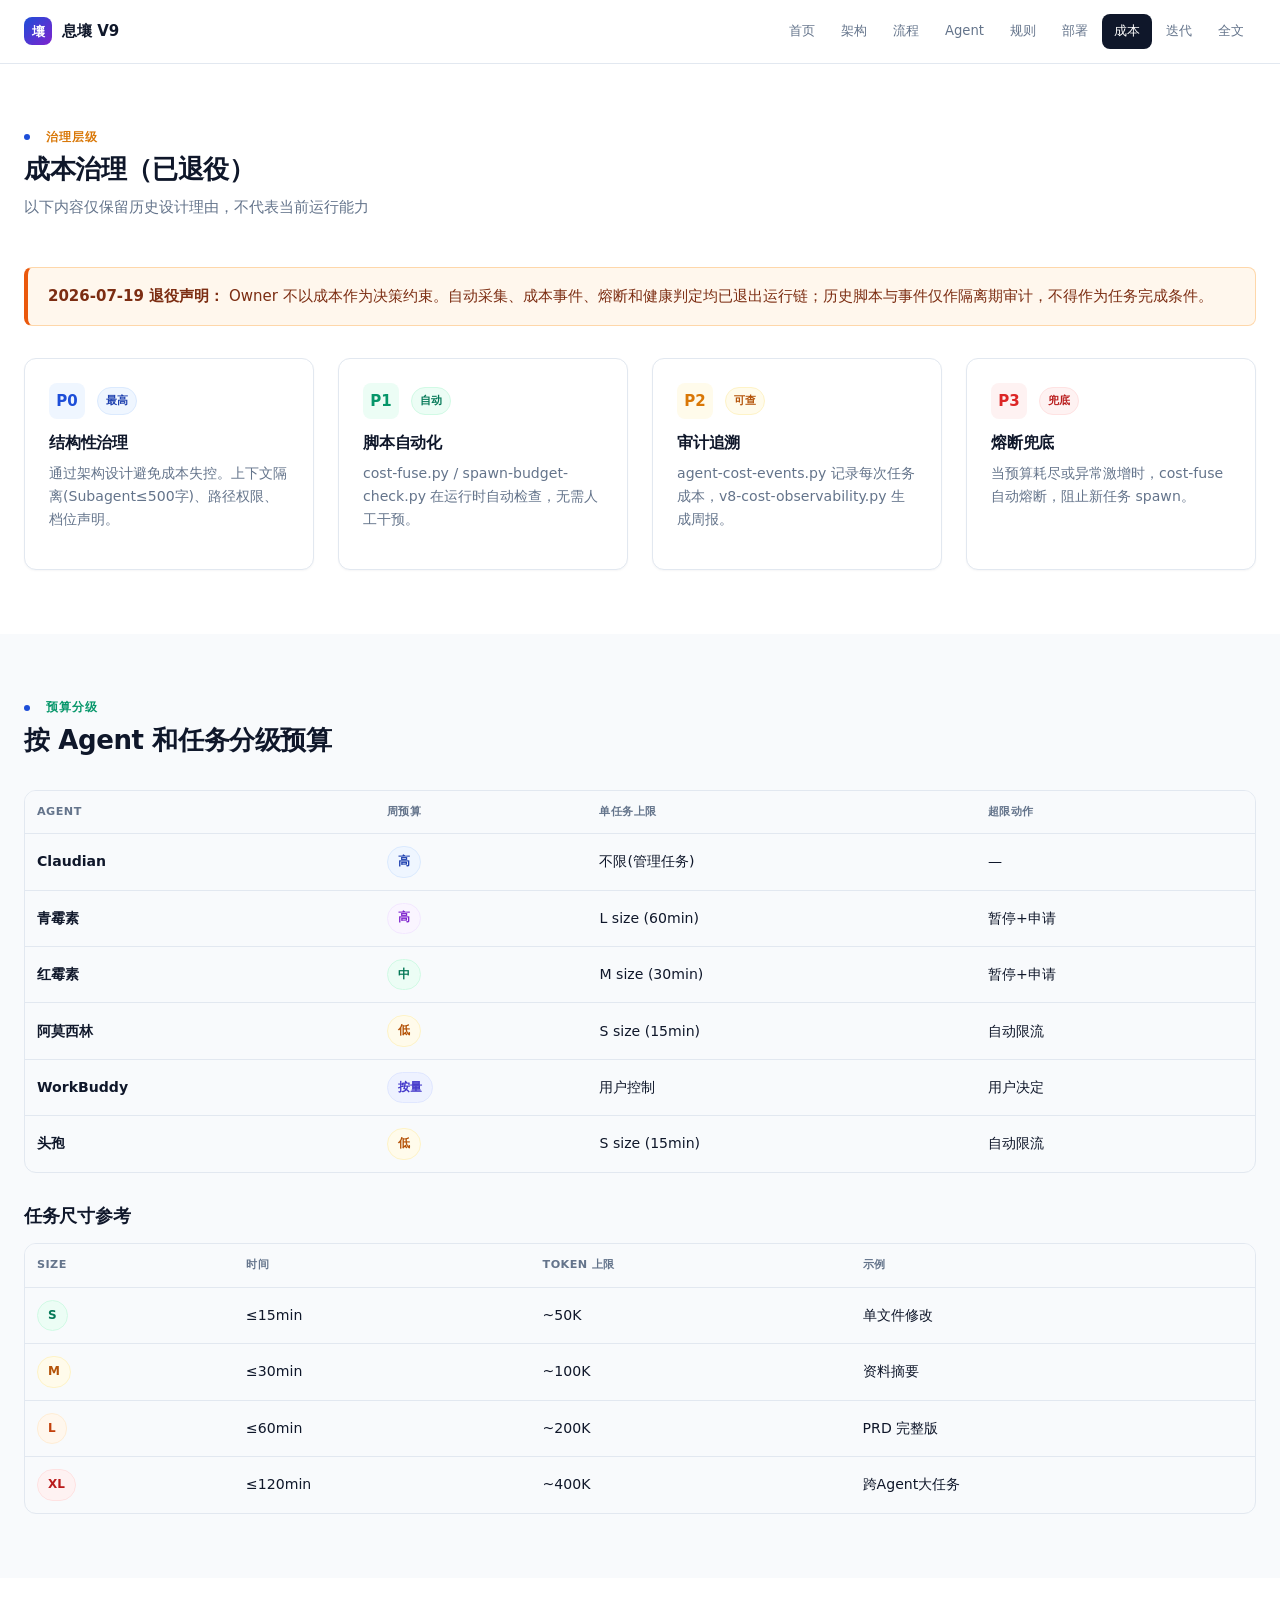
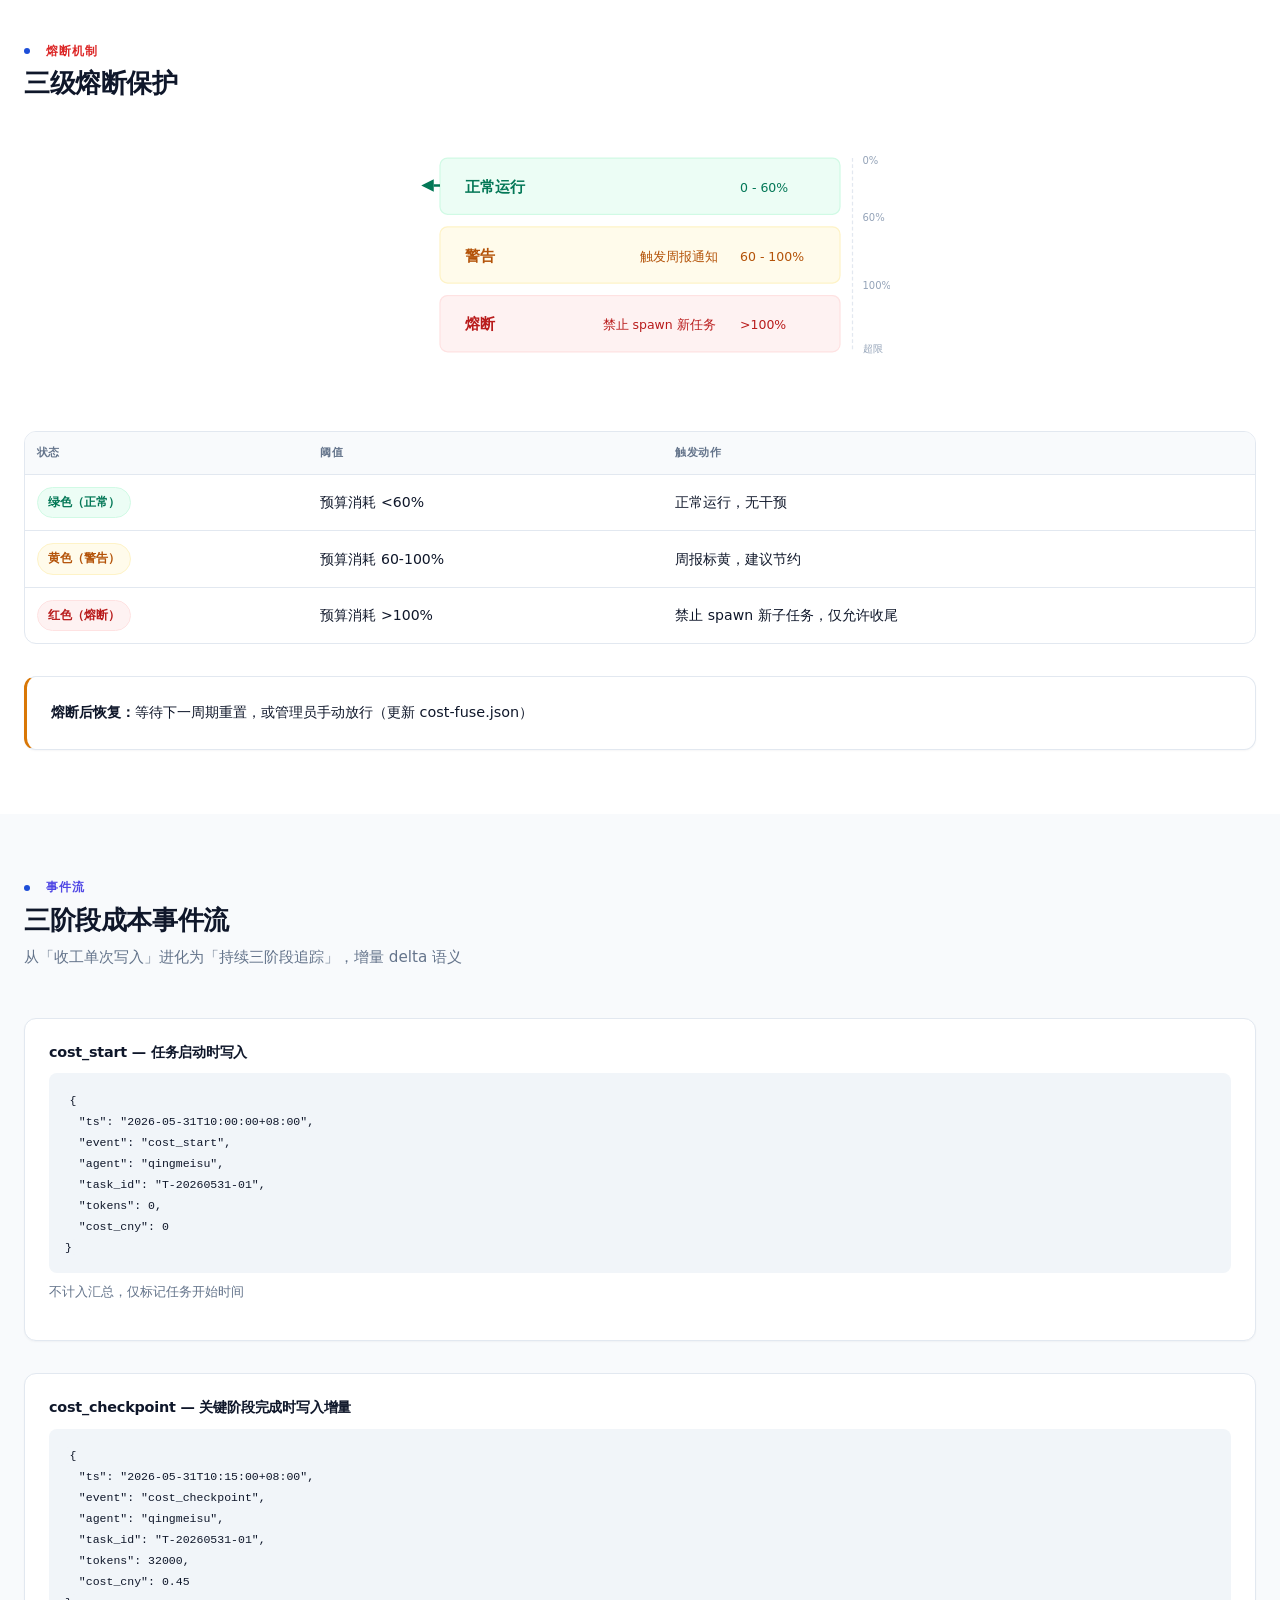
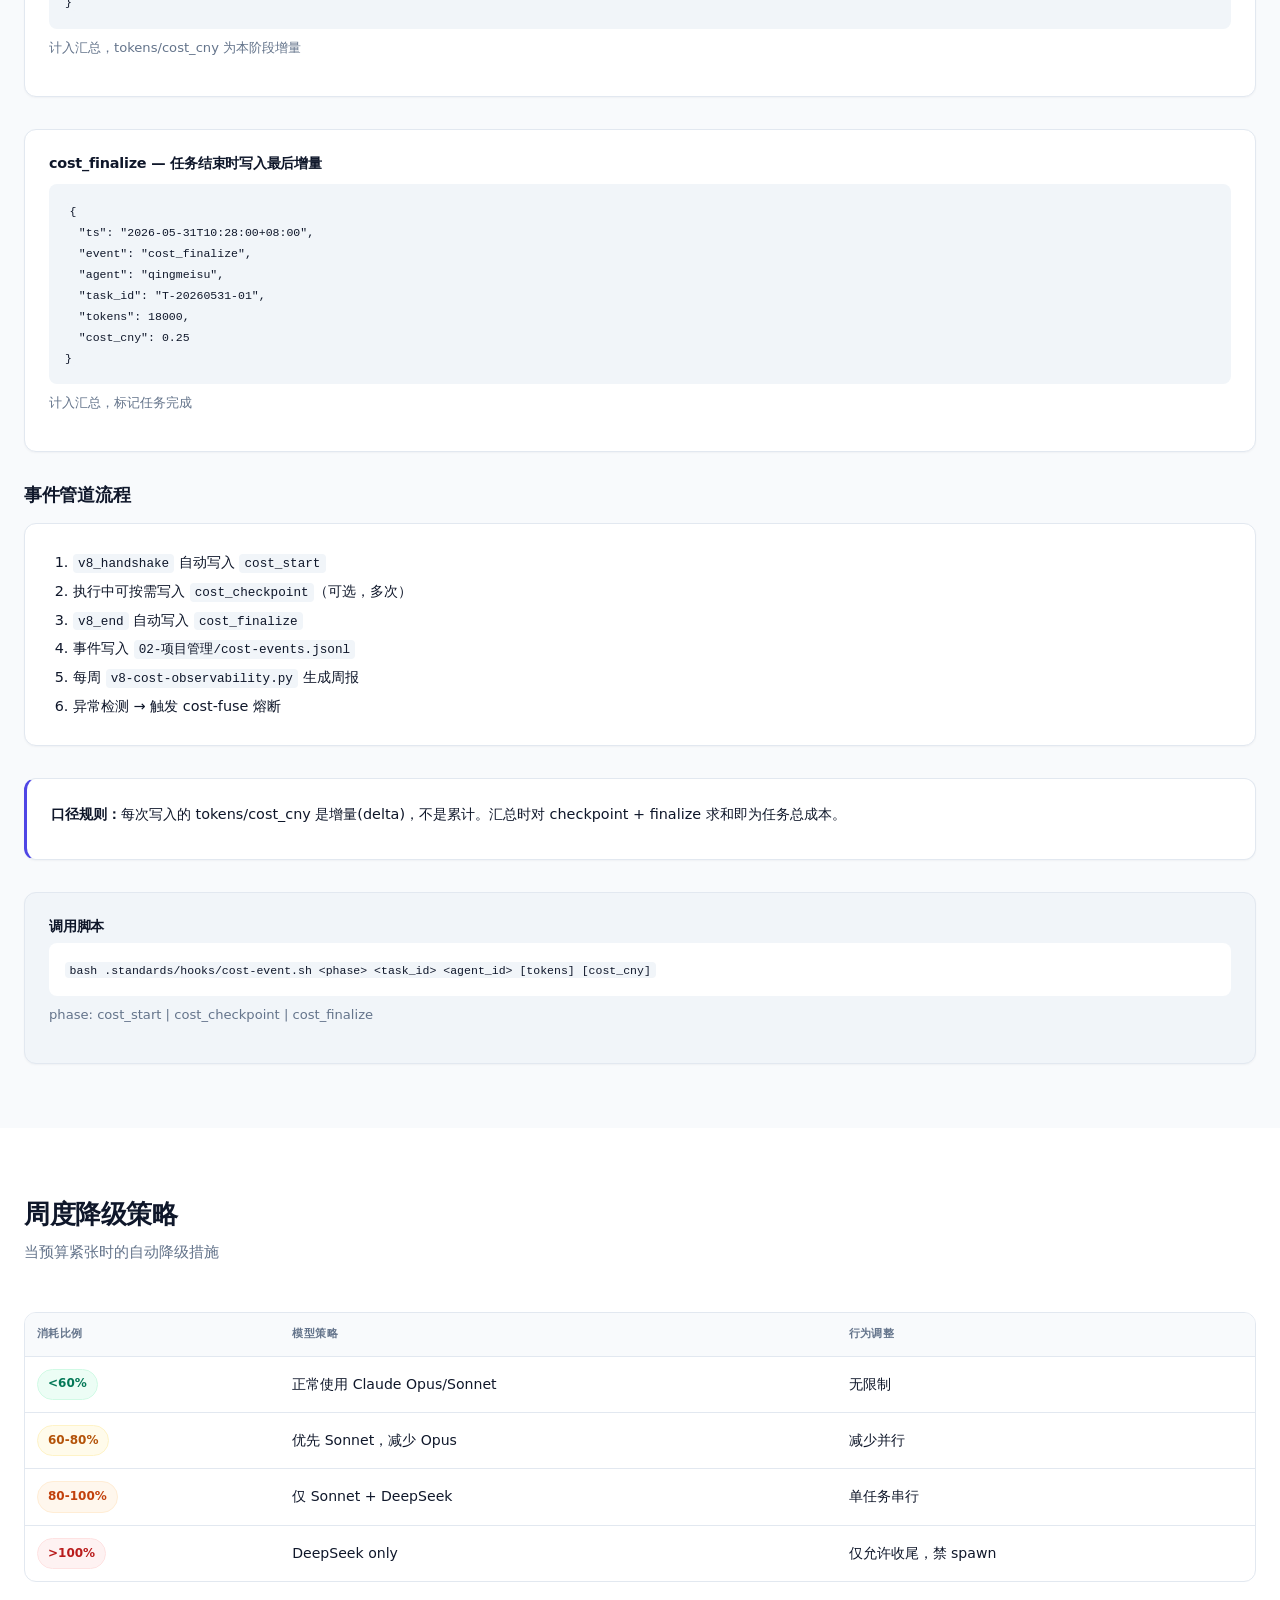
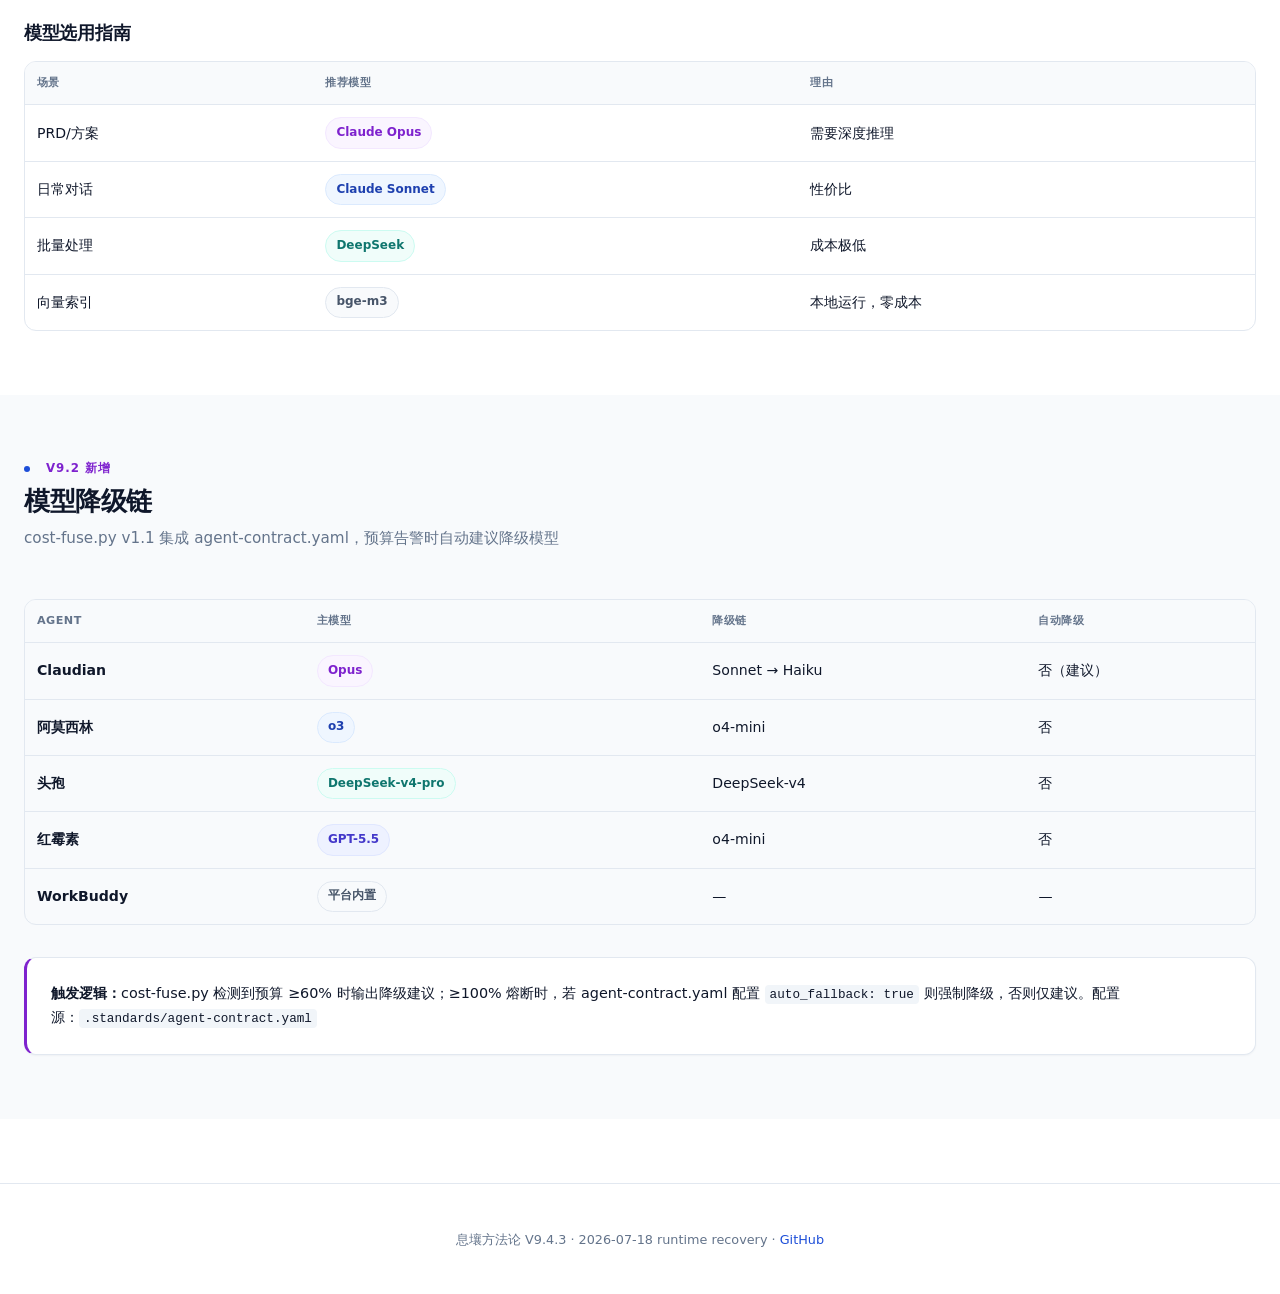
<file: cost/index.html>
<!DOCTYPE html>
<html lang="zh-CN">
<head>
  <meta charset="UTF-8">
  <meta name="viewport" content="width=device-width, initial-scale=1.0">
  <title>成本治理 — 息壤 V9</title>
  <link rel="stylesheet" href="../assets/css/shared.css">
</head>
<body data-page="cost">

<nav class="nav">
  <div class="nav-inner">
    <a href="../" class="nav-brand">
      <span class="nav-brand-icon">壤</span>
      <span>息壤 V9</span>
    </a>
    <div class="nav-links">
      <a href="../">首页</a>
      <a href="../architecture/">架构</a>
      <a href="../workflow/">流程</a>
      <a href="../agents/">Agent</a>
      <a href="../rules/">规则</a>
      <a href="../deploy/">部署</a>
      <a href="../cost/">成本</a>
      <a href="../releases/">迭代</a>
      <a href="../methodology/">全文</a>
    </div>
    <button class="nav-mobile-toggle" aria-label="菜单">&#9776;</button>
  </div>
  <div class="nav-mobile-panel">
    <a href="../">首页</a>
    <a href="../architecture/">架构</a>
    <a href="../workflow/">流程</a>
    <a href="../agents/">Agent</a>
    <a href="../rules/">规则</a>
    <a href="../deploy/">部署</a>
    <a href="../cost/">成本</a>
    <a href="../releases/">迭代</a>
      <a href="../methodology/">全文</a>
  </div>
</nav>

<!-- ====== Section 1: Governance Hierarchy ====== -->
<section class="section">
  <div class="container">
    <div class="section-header">
      <div>
        <div class="section-eyebrow"><span class="section-eyebrow-dot" style="background:#d97706"></span> <span style="color:#d97706">治理层级</span></div>
        <h2 class="section-title">成本治理（已退役）</h2>
        <p class="section-subtitle">以下内容仅保留历史设计理由，不代表当前运行能力</p>
      </div>
    </div>

    <div class="callout" style="margin-bottom:2rem;">
      <strong>2026-07-19 退役声明：</strong>
      Owner 不以成本作为决策约束。自动采集、成本事件、熔断和健康判定均已退出运行链；历史脚本与事件仅作隔离期审计，不得作为任务完成条件。
    </div>

    <div class="grid grid-4">
      <div class="card card-hover clr-blue">
        <div class="card-header">
          <div class="card-icon">P0</div>
          <span class="badge" style="background:var(--c-bg);color:var(--c-fg);border:1px solid var(--c-border)">最高</span>
        </div>
        <h3 class="card-title">结构性治理</h3>
        <p style="font-size:0.88rem;color:var(--fg-muted);margin-top:0.5rem">通过架构设计避免成本失控。上下文隔离(Subagent≤500字)、路径权限、档位声明。</p>
      </div>

      <div class="card card-hover clr-green">
        <div class="card-header">
          <div class="card-icon">P1</div>
          <span class="badge" style="background:var(--c-bg);color:var(--c-fg);border:1px solid var(--c-border)">自动</span>
        </div>
        <h3 class="card-title">脚本自动化</h3>
        <p style="font-size:0.88rem;color:var(--fg-muted);margin-top:0.5rem">cost-fuse.py / spawn-budget-check.py 在运行时自动检查，无需人工干预。</p>
      </div>

      <div class="card card-hover clr-amber">
        <div class="card-header">
          <div class="card-icon">P2</div>
          <span class="badge" style="background:var(--c-bg);color:var(--c-fg);border:1px solid var(--c-border)">可查</span>
        </div>
        <h3 class="card-title">审计追溯</h3>
        <p style="font-size:0.88rem;color:var(--fg-muted);margin-top:0.5rem">agent-cost-events.py 记录每次任务成本，v8-cost-observability.py 生成周报。</p>
      </div>

      <div class="card card-hover clr-red">
        <div class="card-header">
          <div class="card-icon">P3</div>
          <span class="badge" style="background:var(--c-bg);color:var(--c-fg);border:1px solid var(--c-border)">兜底</span>
        </div>
        <h3 class="card-title">熔断兜底</h3>
        <p style="font-size:0.88rem;color:var(--fg-muted);margin-top:0.5rem">当预算耗尽或异常激增时，cost-fuse 自动熔断，阻止新任务 spawn。</p>
      </div>
    </div>
  </div>
</section>

<!-- ====== Section 2: Budget Tiers ====== -->
<section class="section-alt">
  <div class="container">
    <div class="section-header">
      <div>
        <div class="section-eyebrow"><span class="section-eyebrow-dot" style="background:#059669"></span> <span style="color:#059669">预算分级</span></div>
        <h2 class="section-title">按 Agent 和任务分级预算</h2>
      </div>
    </div>

    <div class="table-wrap" style="margin-bottom:2rem">
      <table>
        <thead>
          <tr>
            <th>Agent</th>
            <th>周预算</th>
            <th>单任务上限</th>
            <th>超限动作</th>
          </tr>
        </thead>
        <tbody>
          <tr>
            <td><strong>Claudian</strong></td>
            <td><span class="tag clr-blue">高</span></td>
            <td>不限(管理任务)</td>
            <td>—</td>
          </tr>
          <tr>
            <td><strong>青霉素</strong></td>
            <td><span class="tag clr-purple">高</span></td>
            <td>L size (60min)</td>
            <td>暂停+申请</td>
          </tr>
          <tr>
            <td><strong>红霉素</strong></td>
            <td><span class="tag clr-green">中</span></td>
            <td>M size (30min)</td>
            <td>暂停+申请</td>
          </tr>
          <tr>
            <td><strong>阿莫西林</strong></td>
            <td><span class="tag clr-amber">低</span></td>
            <td>S size (15min)</td>
            <td>自动限流</td>
          </tr>
          <tr>
            <td><strong>WorkBuddy</strong></td>
            <td><span class="tag clr-indigo">按量</span></td>
            <td>用户控制</td>
            <td>用户决定</td>
          </tr>
          <tr>
            <td><strong>头孢</strong></td>
            <td><span class="tag clr-amber">低</span></td>
            <td>S size (15min)</td>
            <td>自动限流</td>
          </tr>
        </tbody>
      </table>
    </div>

    <h3 style="font-size:1.1rem;font-weight:600;margin-bottom:1rem">任务尺寸参考</h3>
    <div class="table-wrap">
      <table>
        <thead>
          <tr>
            <th>Size</th>
            <th>时间</th>
            <th>Token 上限</th>
            <th>示例</th>
          </tr>
        </thead>
        <tbody>
          <tr>
            <td><span class="tag clr-green">S</span></td>
            <td>≤15min</td>
            <td>~50K</td>
            <td>单文件修改</td>
          </tr>
          <tr>
            <td><span class="tag clr-amber">M</span></td>
            <td>≤30min</td>
            <td>~100K</td>
            <td>资料摘要</td>
          </tr>
          <tr>
            <td><span class="tag clr-orange">L</span></td>
            <td>≤60min</td>
            <td>~200K</td>
            <td>PRD 完整版</td>
          </tr>
          <tr>
            <td><span class="tag clr-red">XL</span></td>
            <td>≤120min</td>
            <td>~400K</td>
            <td>跨Agent大任务</td>
          </tr>
        </tbody>
      </table>
    </div>
  </div>
</section>

<!-- ====== Section 3: Fuse Mechanism ====== -->
<section class="section">
  <div class="container">
    <div class="section-header">
      <div>
        <div class="section-eyebrow"><span class="section-eyebrow-dot" style="background:#dc2626"></span> <span style="color:#dc2626">熔断机制</span></div>
        <h2 class="section-title">三级熔断保护</h2>
      </div>
    </div>

    <div style="text-align:center;margin-bottom:2.5rem">
      <svg viewBox="0 0 400 200" xmlns="http://www.w3.org/2000/svg" style="max-width:500px;width:100%;">
        <!-- Background zones -->
        <rect x="40" y="20" width="320" height="45" rx="6" fill="#ecfdf5" stroke="#d1fae5" stroke-width="1"/>
        <rect x="40" y="75" width="320" height="45" rx="6" fill="#fffbeb" stroke="#fef3c7" stroke-width="1"/>
        <rect x="40" y="130" width="320" height="45" rx="6" fill="#fef2f2" stroke="#fee2e2" stroke-width="1"/>

        <!-- Zone labels -->
        <text x="60" y="47" font-size="12" font-weight="600" fill="#047857">正常运行</text>
        <text x="280" y="47" font-size="10" fill="#047857">0 - 60%</text>

        <text x="60" y="102" font-size="12" font-weight="600" fill="#b45309">警告</text>
        <text x="200" y="102" font-size="10" fill="#b45309">触发周报通知</text>
        <text x="280" y="102" font-size="10" fill="#b45309">60 - 100%</text>

        <text x="60" y="157" font-size="12" font-weight="600" fill="#b91c1c">熔断</text>
        <text x="170" y="157" font-size="10" fill="#b91c1c">禁止 spawn 新任务</text>
        <text x="280" y="157" font-size="10" fill="#b91c1c">&gt;100%</text>

        <!-- Pointer marker -->
        <polygon points="25,42 35,37 35,47" fill="#047857"/>
        <line x1="35" y1="42" x2="40" y2="42" stroke="#047857" stroke-width="2"/>

        <!-- Scale on right -->
        <line x1="370" y1="20" x2="370" y2="175" stroke="#e2e8f0" stroke-width="1" stroke-dasharray="3,2"/>
        <text x="378" y="25" font-size="8" fill="#94a3b8">0%</text>
        <text x="378" y="70" font-size="8" fill="#94a3b8">60%</text>
        <text x="378" y="125" font-size="8" fill="#94a3b8">100%</text>
        <text x="378" y="175" font-size="8" fill="#94a3b8">超限</text>
      </svg>
    </div>

    <div class="table-wrap" style="margin-bottom:2rem">
      <table>
        <thead>
          <tr>
            <th>状态</th>
            <th>阈值</th>
            <th>触发动作</th>
          </tr>
        </thead>
        <tbody>
          <tr>
            <td><span class="tag clr-green">绿色（正常）</span></td>
            <td>预算消耗 &lt;60%</td>
            <td>正常运行，无干预</td>
          </tr>
          <tr>
            <td><span class="tag clr-amber">黄色（警告）</span></td>
            <td>预算消耗 60-100%</td>
            <td>周报标黄，建议节约</td>
          </tr>
          <tr>
            <td><span class="tag clr-red">红色（熔断）</span></td>
            <td>预算消耗 &gt;100%</td>
            <td>禁止 spawn 新子任务，仅允许收尾</td>
          </tr>
        </tbody>
      </table>
    </div>

    <div class="card" style="border-left:3px solid #d97706">
      <p style="margin:0;font-size:0.9rem"><strong>熔断后恢复：</strong>等待下一周期重置，或管理员手动放行（更新 cost-fuse.json）</p>
    </div>
  </div>
</section>

<!-- ====== Section 4: Cost Event Pipeline (V9.2) ====== -->
<section class="section-alt">
  <div class="container">
    <div class="section-header">
      <div>
        <div class="section-eyebrow"><span class="section-eyebrow-dot" style="background:#4f46e5"></span> <span style="color:#4f46e5">事件流</span></div>
        <h2 class="section-title">三阶段成本事件流</h2>
        <p class="section-subtitle">从「收工单次写入」进化为「持续三阶段追踪」，增量 delta 语义</p>
      </div>
    </div>

    <div class="card" style="margin-bottom:2rem">
      <h4 style="font-size:0.9rem;font-weight:600;margin-bottom:0.75rem">cost_start — 任务启动时写入</h4>
      <pre style="background:var(--bg-muted);border-radius:var(--radius);padding:1rem;overflow-x:auto;font-size:0.82rem;line-height:1.6;margin:0"><code>{
  "ts": "2026-05-31T10:00:00+08:00",
  "event": "cost_start",
  "agent": "qingmeisu",
  "task_id": "T-20260531-01",
  "tokens": 0,
  "cost_cny": 0
}</code></pre>
      <p style="font-size:0.82rem;color:var(--fg-muted);margin-top:0.5rem">不计入汇总，仅标记任务开始时间</p>
    </div>

    <div class="card" style="margin-bottom:2rem">
      <h4 style="font-size:0.9rem;font-weight:600;margin-bottom:0.75rem">cost_checkpoint — 关键阶段完成时写入增量</h4>
      <pre style="background:var(--bg-muted);border-radius:var(--radius);padding:1rem;overflow-x:auto;font-size:0.82rem;line-height:1.6;margin:0"><code>{
  "ts": "2026-05-31T10:15:00+08:00",
  "event": "cost_checkpoint",
  "agent": "qingmeisu",
  "task_id": "T-20260531-01",
  "tokens": 32000,
  "cost_cny": 0.45
}</code></pre>
      <p style="font-size:0.82rem;color:var(--fg-muted);margin-top:0.5rem">计入汇总，tokens/cost_cny 为本阶段增量</p>
    </div>

    <div class="card" style="margin-bottom:2rem">
      <h4 style="font-size:0.9rem;font-weight:600;margin-bottom:0.75rem">cost_finalize — 任务结束时写入最后增量</h4>
      <pre style="background:var(--bg-muted);border-radius:var(--radius);padding:1rem;overflow-x:auto;font-size:0.82rem;line-height:1.6;margin:0"><code>{
  "ts": "2026-05-31T10:28:00+08:00",
  "event": "cost_finalize",
  "agent": "qingmeisu",
  "task_id": "T-20260531-01",
  "tokens": 18000,
  "cost_cny": 0.25
}</code></pre>
      <p style="font-size:0.82rem;color:var(--fg-muted);margin-top:0.5rem">计入汇总，标记任务完成</p>
    </div>

    <h3 style="font-size:1.1rem;font-weight:600;margin-bottom:1rem">事件管道流程</h3>
    <div class="card" style="margin-bottom:2rem">
      <ol style="margin:0;padding-left:1.5rem;font-size:0.9rem;line-height:2">
        <li><code>v8_handshake</code> 自动写入 <code>cost_start</code></li>
        <li>执行中可按需写入 <code>cost_checkpoint</code>（可选，多次）</li>
        <li><code>v8_end</code> 自动写入 <code>cost_finalize</code></li>
        <li>事件写入 <code>02-项目管理/cost-events.jsonl</code></li>
        <li>每周 <code>v8-cost-observability.py</code> 生成周报</li>
        <li>异常检测 → 触发 cost-fuse 熔断</li>
      </ol>
    </div>

    <div class="card" style="border-left:3px solid #4f46e5;margin-bottom:2rem">
      <p style="margin:0 0 0.5rem 0;font-size:0.9rem"><strong>口径规则：</strong>每次写入的 tokens/cost_cny 是增量(delta)，不是累计。汇总时对 checkpoint + finalize 求和即为任务总成本。</p>
    </div>

    <div class="card" style="background:var(--bg-muted)">
      <h4 style="font-size:0.9rem;font-weight:600;margin-bottom:0.5rem">调用脚本</h4>
      <pre style="background:var(--bg);border-radius:var(--radius);padding:1rem;overflow-x:auto;font-size:0.82rem;line-height:1.6;margin:0"><code>bash .standards/hooks/cost-event.sh &lt;phase&gt; &lt;task_id&gt; &lt;agent_id&gt; [tokens] [cost_cny]</code></pre>
      <p style="font-size:0.82rem;color:var(--fg-muted);margin-top:0.5rem">phase: cost_start | cost_checkpoint | cost_finalize</p>
    </div>
  </div>
</section>

<!-- ====== Section 5: Weekly Degradation ====== -->
<section class="section">
  <div class="container">
    <div class="section-header">
      <div>
        <h2 class="section-title">周度降级策略</h2>
        <p class="section-subtitle">当预算紧张时的自动降级措施</p>
      </div>
    </div>

    <div class="table-wrap" style="margin-bottom:2.5rem">
      <table>
        <thead>
          <tr>
            <th>消耗比例</th>
            <th>模型策略</th>
            <th>行为调整</th>
          </tr>
        </thead>
        <tbody>
          <tr>
            <td><span class="tag clr-green">&lt;60%</span></td>
            <td>正常使用 Claude Opus/Sonnet</td>
            <td>无限制</td>
          </tr>
          <tr>
            <td><span class="tag clr-amber">60-80%</span></td>
            <td>优先 Sonnet，减少 Opus</td>
            <td>减少并行</td>
          </tr>
          <tr>
            <td><span class="tag clr-orange">80-100%</span></td>
            <td>仅 Sonnet + DeepSeek</td>
            <td>单任务串行</td>
          </tr>
          <tr>
            <td><span class="tag clr-red">&gt;100%</span></td>
            <td>DeepSeek only</td>
            <td>仅允许收尾，禁 spawn</td>
          </tr>
        </tbody>
      </table>
    </div>

    <h3 style="font-size:1.1rem;font-weight:600;margin-bottom:1rem">模型选用指南</h3>
    <div class="table-wrap">
      <table>
        <thead>
          <tr>
            <th>场景</th>
            <th>推荐模型</th>
            <th>理由</th>
          </tr>
        </thead>
        <tbody>
          <tr>
            <td>PRD/方案</td>
            <td><span class="tag clr-purple">Claude Opus</span></td>
            <td>需要深度推理</td>
          </tr>
          <tr>
            <td>日常对话</td>
            <td><span class="tag clr-blue">Claude Sonnet</span></td>
            <td>性价比</td>
          </tr>
          <tr>
            <td>批量处理</td>
            <td><span class="tag clr-teal">DeepSeek</span></td>
            <td>成本极低</td>
          </tr>
          <tr>
            <td>向量索引</td>
            <td><span class="tag clr-slate">bge-m3</span></td>
            <td>本地运行，零成本</td>
          </tr>
        </tbody>
      </table>
    </div>
  </div>
</section>

<!-- ====== Section 6: Model Fallback Chain (V9.2) ====== -->
<section class="section-alt">
  <div class="container">
    <div class="section-header">
      <div>
        <div class="section-eyebrow"><span class="section-eyebrow-dot" style="background:#7e22ce"></span> <span style="color:#7e22ce">V9.2 新增</span></div>
        <h2 class="section-title">模型降级链</h2>
        <p class="section-subtitle">cost-fuse.py v1.1 集成 agent-contract.yaml，预算告警时自动建议降级模型</p>
      </div>
    </div>

    <div class="table-wrap" style="margin-bottom:2rem">
      <table>
        <thead>
          <tr>
            <th>Agent</th>
            <th>主模型</th>
            <th>降级链</th>
            <th>自动降级</th>
          </tr>
        </thead>
        <tbody>
          <tr>
            <td><strong>Claudian</strong></td>
            <td><span class="tag clr-purple">Opus</span></td>
            <td>Sonnet → Haiku</td>
            <td>否（建议）</td>
          </tr>
          <tr>
            <td><strong>阿莫西林</strong></td>
            <td><span class="tag clr-blue">o3</span></td>
            <td>o4-mini</td>
            <td>否</td>
          </tr>
          <tr>
            <td><strong>头孢</strong></td>
            <td><span class="tag clr-teal">DeepSeek-v4-pro</span></td>
            <td>DeepSeek-v4</td>
            <td>否</td>
          </tr>
          <tr>
            <td><strong>红霉素</strong></td>
            <td><span class="tag clr-indigo">GPT-5.5</span></td>
            <td>o4-mini</td>
            <td>否</td>
          </tr>
          <tr>
            <td><strong>WorkBuddy</strong></td>
            <td><span class="tag clr-slate">平台内置</span></td>
            <td>—</td>
            <td>—</td>
          </tr>
        </tbody>
      </table>
    </div>

    <div class="card" style="border-left:3px solid #7e22ce">
      <p style="margin:0;font-size:0.9rem"><strong>触发逻辑：</strong>cost-fuse.py 检测到预算 ≥60% 时输出降级建议；≥100% 熔断时，若 agent-contract.yaml 配置 <code>auto_fallback: true</code> 则强制降级，否则仅建议。配置源：<code>.standards/agent-contract.yaml</code></p>
    </div>
  </div>
</section>

<footer class="footer">
  <div class="container">
    <p>息壤方法论 V9.4.3 · 2026-07-18 runtime recovery · <a href="https://github.com/disturbo/xirang">GitHub</a></p>
  </div>
</footer>
<script src="../assets/js/shared.js"></script>
</body>
</html>
</file>
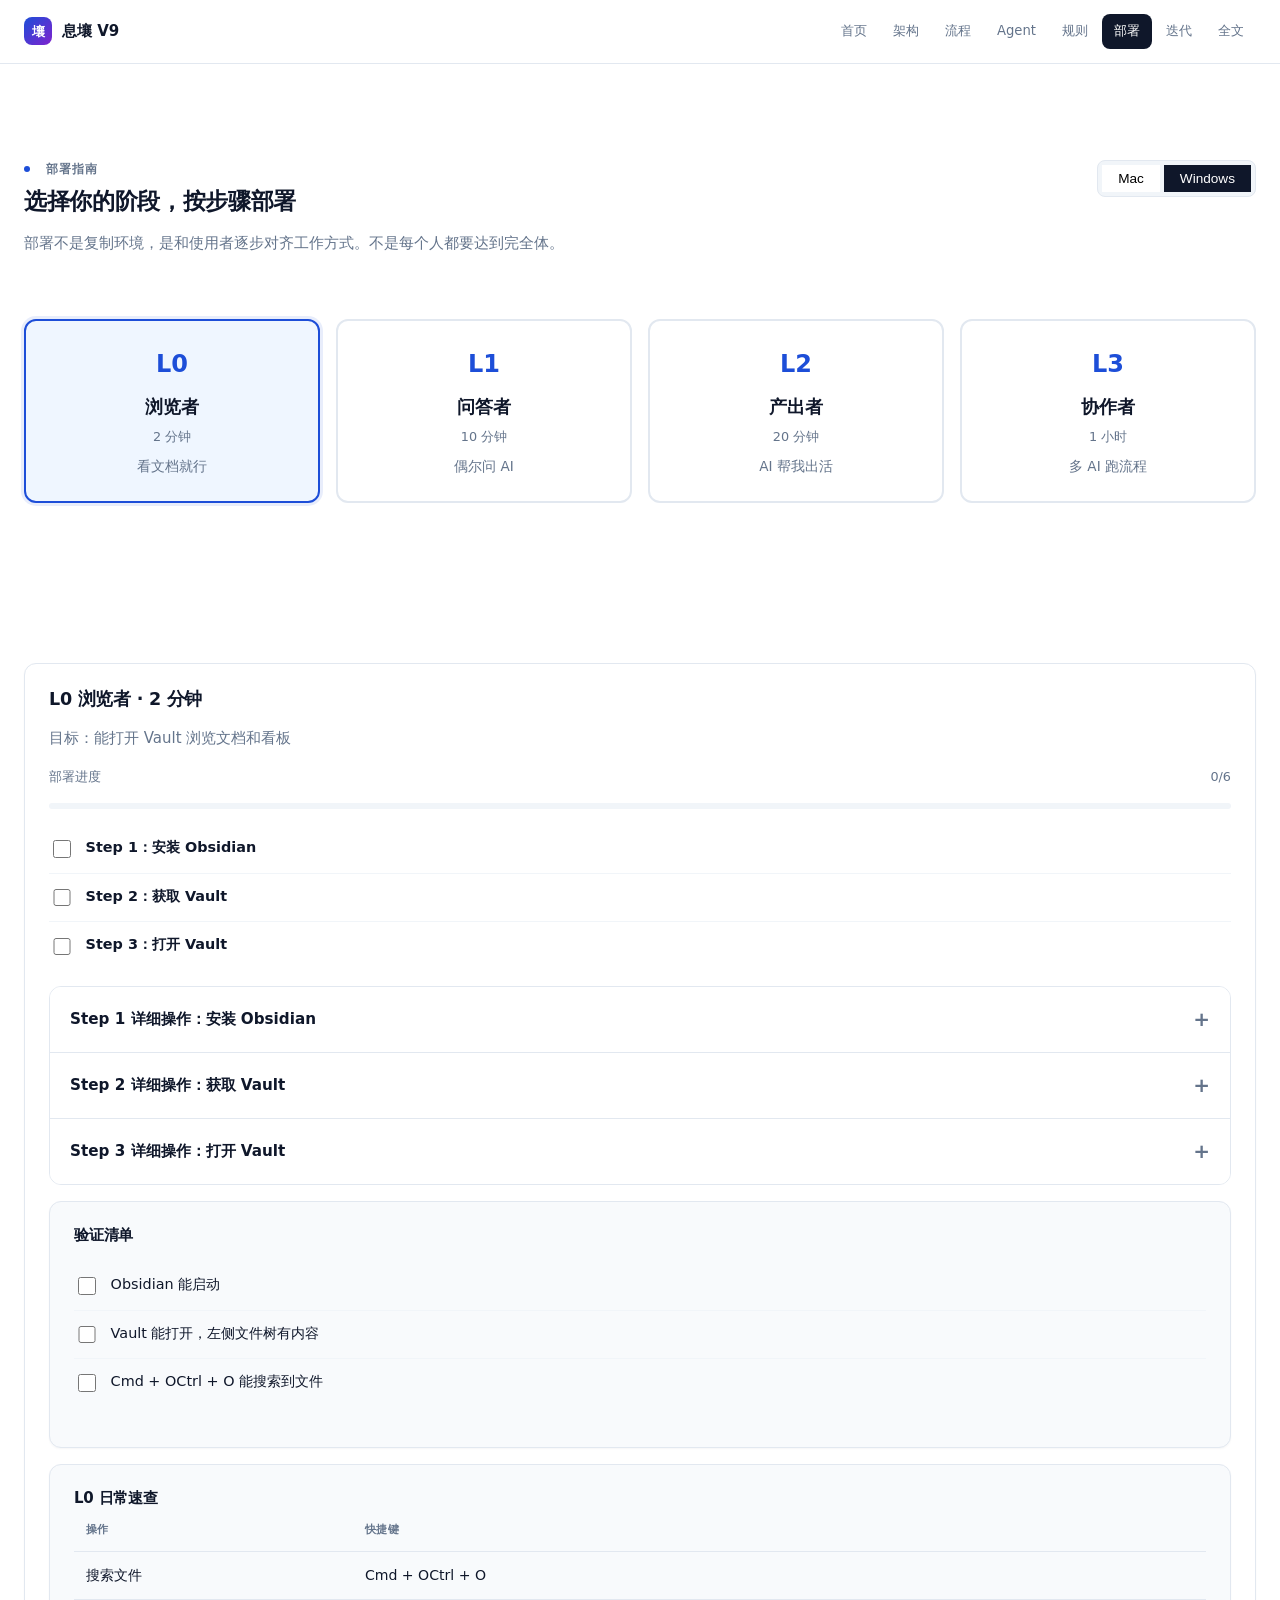
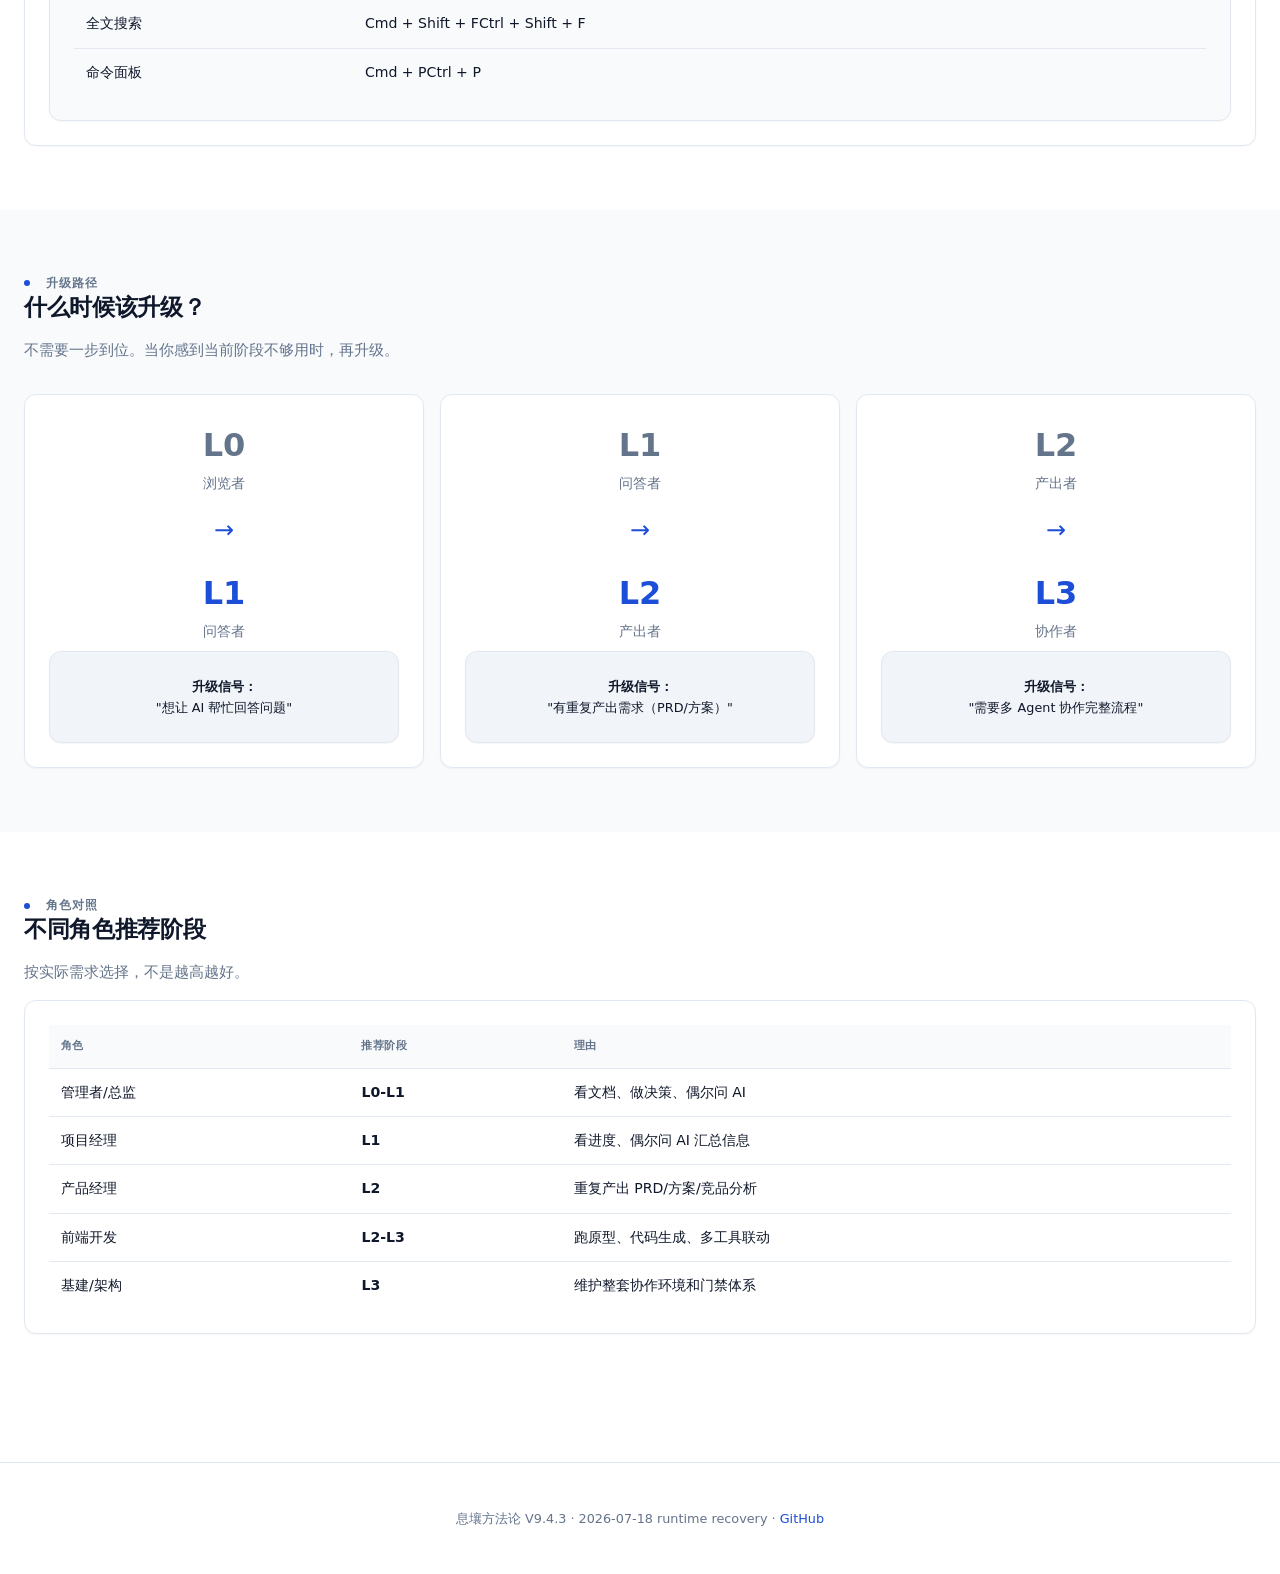
<file: deploy/index.html>
<!DOCTYPE html>
<html lang="zh-CN">
<head>
  <meta charset="UTF-8">
  <meta name="viewport" content="width=device-width, initial-scale=1.0">
  <title>部署指南 — 息壤 V9</title>
  <link rel="stylesheet" href="../assets/css/shared.css">
</head>
<body data-page="deploy" data-platform="mac">

<nav class="nav">
  <div class="nav-inner">
    <a href="../" class="nav-brand">
      <span class="nav-brand-icon">壤</span>
      <span>息壤 V9</span>
    </a>
    <div class="nav-links">
      <a href="../">首页</a>
      <a href="../architecture/">架构</a>
      <a href="../workflow/">流程</a>
      <a href="../agents/">Agent</a>
      <a href="../rules/">规则</a>
      <a href="../deploy/">部署</a>
      <a href="../releases/">迭代</a>
      <a href="../methodology/">全文</a>
    </div>
    <button class="nav-mobile-toggle" aria-label="菜单">&#9776;</button>
  </div>
  <div class="nav-mobile-panel">
    <a href="../">首页</a>
    <a href="../architecture/">架构</a>
    <a href="../workflow/">流程</a>
    <a href="../agents/">Agent</a>
    <a href="../rules/">规则</a>
    <a href="../deploy/">部署</a>
    <a href="../releases/">迭代</a>
      <a href="../methodology/">全文</a>
  </div>
</nav>

<!-- ====== Hero ====== -->
<section class="section" style="padding-top:6rem;padding-bottom:2rem">
  <div class="container">
    <div style="display:flex;justify-content:space-between;align-items:flex-start;flex-wrap:wrap;gap:1rem">
      <div>
        <div class="section-eyebrow"><span class="dot dot-green"></span> 部署指南</div>
        <h1 style="margin-top:0.5rem">选择你的阶段，按步骤部署</h1>
        <p class="text-muted" style="max-width:36rem">部署不是复制环境，是和使用者逐步对齐工作方式。不是每个人都要达到完全体。</p>
      </div>
      <div class="platform-toggle-group" style="display:flex;gap:0.25rem;background:var(--bg-muted);border-radius:var(--radius);padding:0.25rem">
        <button class="platform-toggle active" data-platform="mac">Mac</button>
        <button class="platform-toggle" data-platform="windows">Windows</button>
      </div>
    </div>
  </div>
</section>

<!-- ====== Level Cards ====== -->
<section class="section" style="padding-top:1rem">
  <div class="container">
    <div class="level-cards">
      <div class="level-card active" data-level="l0">
        <div class="level-card-level">L0</div>
        <div class="level-card-name">浏览者</div>
        <div class="level-card-time">2 分钟</div>
        <div class="level-card-desc">看文档就行</div>
      </div>
      <div class="level-card" data-level="l1">
        <div class="level-card-level">L1</div>
        <div class="level-card-name">问答者</div>
        <div class="level-card-time">10 分钟</div>
        <div class="level-card-desc">偶尔问 AI</div>
      </div>
      <div class="level-card" data-level="l2">
        <div class="level-card-level">L2</div>
        <div class="level-card-name">产出者</div>
        <div class="level-card-time">20 分钟</div>
        <div class="level-card-desc">AI 帮我出活</div>
      </div>
      <div class="level-card" data-level="l3">
        <div class="level-card-level">L3</div>
        <div class="level-card-name">协作者</div>
        <div class="level-card-time">1 小时</div>
        <div class="level-card-desc">多 AI 跑流程</div>
      </div>
    </div>
  </div>
</section>

<!-- ====== Level Details ====== -->
<section class="section">
  <div class="container">

    <!-- ===== L0 Detail ===== -->
    <div class="level-detail active" data-level="l0">
      <div class="card">
        <h3>L0 浏览者 · 2 分钟</h3>
        <p class="text-muted">目标：能打开 Vault 浏览文档和看板</p>

        <div class="progress-info">
          <span>部署进度</span>
          <span>0/3</span>
        </div>
        <div class="progress-track"><div class="progress-fill" style="width:0%"></div></div>

        <ul class="checklist">
          <li class="checklist-item">
            <input type="checkbox" id="l0-s1">
            <label for="l0-s1"><strong>Step 1：安装 Obsidian</strong></label>
          </li>
          <li class="checklist-item">
            <input type="checkbox" id="l0-s2">
            <label for="l0-s2"><strong>Step 2：获取 Vault</strong></label>
          </li>
          <li class="checklist-item">
            <input type="checkbox" id="l0-s3">
            <label for="l0-s3"><strong>Step 3：打开 Vault</strong></label>
          </li>
        </ul>

        <div class="accordion mt-2">
          <div class="accordion-item">
            <div class="accordion-header">Step 1 详细操作：安装 Obsidian</div>
            <div class="accordion-body">
              <p class="mac-only"><code>brew install --cask obsidian</code><br>或直接下载：<a href="https://obsidian.md/download">obsidian.md/download</a> → DMG → 拖到 Applications</p>
              <p class="win-only"><code>winget install Obsidian.Obsidian</code><br>或直接下载：<a href="https://obsidian.md/download">obsidian.md/download</a> → exe 安装包 → 双击安装</p>
            </div>
          </div>
          <div class="accordion-item">
            <div class="accordion-header">Step 2 详细操作：获取 Vault</div>
            <div class="accordion-body">
              <div style="display:flex;gap:0.75rem;flex-wrap:wrap;margin-bottom:1rem">
                <a href="https://github.com/disturbo/xirang-starter-Vualt/archive/refs/heads/main.zip" class="btn btn-primary" style="display:inline-flex;align-items:center;gap:0.5rem;text-decoration:none">
                  <svg width="16" height="16" viewBox="0 0 16 16" fill="currentColor"><path d="M2.75 14A1.75 1.75 0 0 1 1 12.25v-2.5a.75.75 0 0 1 1.5 0v2.5c0 .138.112.25.25.25h10.5a.25.25 0 0 0 .25-.25v-2.5a.75.75 0 0 1 1.5 0v2.5A1.75 1.75 0 0 1 13.25 14Z"/><path d="M7.25 7.689V2a.75.75 0 0 1 1.5 0v5.689l1.97-1.969a.749.749 0 1 1 1.06 1.06l-3.25 3.25a.749.749 0 0 1-1.06 0L4.22 6.78a.749.749 0 1 1 1.06-1.06l1.97 1.969Z"/></svg>
                  下载 Starter Vault (ZIP)
                </a>
                <a href="https://github.com/disturbo/xirang-starter-Vualt" target="_blank" class="btn btn-outline" style="display:inline-flex;align-items:center;gap:0.5rem;text-decoration:none">
                  <svg width="16" height="16" viewBox="0 0 16 16" fill="currentColor"><path d="M8 0c4.42 0 8 3.58 8 8a8.013 8.013 0 0 1-5.45 7.59c-.4.08-.55-.17-.55-.38 0-.27.01-1.13.01-2.2 0-.75-.25-1.23-.54-1.48 1.78-.2 3.65-.88 3.65-3.95 0-.88-.31-1.59-.82-2.15.08-.2.36-1.02-.08-2.12 0 0-.67-.22-2.2.82-.64-.18-1.32-.27-2-.27-.68 0-1.36.09-2 .27-1.53-1.03-2.2-.82-2.2-.82-.44 1.1-.16 1.92-.08 2.12-.51.56-.82 1.28-.82 2.15 0 3.06 1.86 3.75 3.64 3.95-.23.2-.44.55-.51 1.07-.46.21-1.61.55-2.33-.66-.15-.24-.6-.83-1.23-.82-.67.01-.27.38.01.53.34.19.73.9.82 1.13.16.45.68 1.31 2.69.94 0 .67.01 1.3.01 1.49 0 .21-.15.45-.55.38A7.995 7.995 0 0 1 0 8c0-4.42 3.58-8 8-8Z"/></svg>
                  GitHub 仓库
                </a>
              </div>
              <p class="text-muted">Starter Vault 已配套 V9.4.3 runtime recovery，包含九源治理、独立 runtime checks、Harness hash verifier、Codex 适配、starter strict 与验收状态机。</p>
              <p>或使用 Git clone：</p>
              <pre><code class="mac-only">git clone https://github.com/disturbo/xirang-starter-Vualt.git ~/Desktop/obsidianVault</code><code class="win-only">git clone https://github.com/disturbo/xirang-starter-Vualt.git %USERPROFILE%\Desktop\obsidianVault</code></pre>
              <p class="mac-only">放到：<code>~/Desktop/obsidianVault/</code></p>
              <p class="win-only">放到：<code>C:\Users\你的用户名\Desktop\obsidianVault\</code></p>
            </div>
          </div>
          <div class="accordion-item">
            <div class="accordion-header">Step 3 详细操作：打开 Vault</div>
            <div class="accordion-body">
              <ol>
                <li>启动 Obsidian → "打开文件夹作为仓库" → 选择 Vault 目录</li>
                <li>等待 30 秒索引加载</li>
                <li class="mac-only">按 Cmd + O 搜索「Home」→ 打开 00-MOC/Home.md</li>
                <li class="win-only">按 Ctrl + O 搜索「Home」→ 打开 00-MOC/Home.md</li>
              </ol>
            </div>
          </div>
        </div>

        <div class="card mt-2" style="background:var(--bg-soft)">
          <h4>验证清单</h4>
          <ul class="checklist">
            <li class="checklist-item"><input type="checkbox" id="l0-v1"><label for="l0-v1">Obsidian 能启动</label></li>
            <li class="checklist-item"><input type="checkbox" id="l0-v2"><label for="l0-v2">Vault 能打开，左侧文件树有内容</label></li>
            <li class="checklist-item"><input type="checkbox" id="l0-v3"><label for="l0-v3"><span class="mac-only">Cmd + O</span><span class="win-only">Ctrl + O</span> 能搜索到文件</label></li>
          </ul>
        </div>

        <div class="card mt-2" style="background:var(--bg-soft)">
          <h4>L0 日常速查</h4>
          <table><thead><tr><th>操作</th><th>快捷键</th></tr></thead><tbody>
            <tr><td>搜索文件</td><td><span class="mac-only">Cmd + O</span><span class="win-only">Ctrl + O</span></td></tr>
            <tr><td>全文搜索</td><td><span class="mac-only">Cmd + Shift + F</span><span class="win-only">Ctrl + Shift + F</span></td></tr>
            <tr><td>命令面板</td><td><span class="mac-only">Cmd + P</span><span class="win-only">Ctrl + P</span></td></tr>
          </tbody></table>
        </div>
      </div>
    </div>

    <!-- ===== L1 Detail ===== -->
    <div class="level-detail" data-level="l1">
      <div class="card">
        <h3>L1 问答者 · 10 分钟</h3>
        <p class="text-muted">目标：能在终端与 AI 对话，偶尔问问题</p>

        <div class="progress-info">
          <span>部署进度</span>
          <span>0/5</span>
        </div>
        <div class="progress-track"><div class="progress-fill" style="width:0%"></div></div>

        <ul class="checklist">
          <li class="checklist-item">
            <input type="checkbox" id="l1-s1">
            <label for="l1-s1"><strong>Step 1：安装基础环境</strong></label>
          </li>
          <li class="checklist-item">
            <input type="checkbox" id="l1-s2">
            <label for="l1-s2"><strong>Step 2：安装 AI 对话工具</strong></label>
          </li>
          <li class="checklist-item">
            <input type="checkbox" id="l1-s3">
            <label for="l1-s3"><strong>Step 3：配置 API Key</strong></label>
          </li>
          <li class="checklist-item">
            <input type="checkbox" id="l1-s4">
            <label for="l1-s4"><strong>Step 4：创建最小项目记忆</strong></label>
          </li>
          <li class="checklist-item">
            <input type="checkbox" id="l1-s5">
            <label for="l1-s5"><strong>Step 5：验证对话</strong></label>
          </li>
        </ul>

        <div class="accordion mt-2">
          <div class="accordion-item">
            <div class="accordion-header">Step 1 详细操作：安装基础环境（Node.js）</div>
            <div class="accordion-body">
              <p class="mac-only"><code>brew install node</code><br>验证：<code>node --version</code> 输出 v18+ 即可</p>
              <p class="win-only"><code>winget install OpenJS.NodeJS.LTS</code><br>验证：打开 PowerShell → <code>node --version</code> 输出 v18+ 即可</p>
            </div>
          </div>
          <div class="accordion-item">
            <div class="accordion-header">Step 2 详细操作：安装 AI 对话工具</div>
            <div class="accordion-body">
              <p>推荐 Claude Code（官方 CLI）：</p>
              <p><code>npm install -g @anthropic-ai/claude-code</code></p>
              <p>或 OpenClaw（开源替代）：</p>
              <p><code>npm install -g openclaw</code></p>
            </div>
          </div>
          <div class="accordion-item">
            <div class="accordion-header">Step 3 详细操作：配置 API Key</div>
            <div class="accordion-body">
              <p>Claude Code 首次启动自动引导登录，按提示完成即可。</p>
              <p>如使用 API Key 模式：</p>
              <p class="mac-only"><code>export ANTHROPIC_API_KEY="sk-ant-..."</code><br>永久生效：追加到 <code>~/.zshrc</code></p>
              <p class="win-only">系统设置 → 环境变量 → 新建用户变量<br>变量名：<code>ANTHROPIC_API_KEY</code>，值：<code>sk-ant-...</code></p>
            </div>
          </div>
          <div class="accordion-item">
            <div class="accordion-header">Step 4 详细操作：创建最小项目记忆</div>
            <div class="accordion-body">
              <p>在 Vault 根目录创建 <code>project-context.md</code>：</p>
<pre><code># 项目上下文

## 这是什么
这是一个 Obsidian 知识库，用于团队协作管理。

## 目录结构
- 00-MOC/：导航和索引
- 01-项目/：项目文档
- 02-项目管理/：看板和状态

## 常用操作
- 找文件：搜索文件名关键词
- 看进度：打开「多智能体协作看板」</code></pre>
            </div>
          </div>
          <div class="accordion-item">
            <div class="accordion-header">Step 5 详细操作：验证对话</div>
            <div class="accordion-body">
              <p class="mac-only">打开终端（Terminal），cd 到 Vault 目录：</p>
              <p class="win-only">打开 PowerShell，cd 到 Vault 目录：</p>
              <p><code>cd ~/Desktop/obsidianVault</code></p>
              <p><code>claude "这个项目是做什么的？"</code></p>
              <p>AI 应能基于 project-context.md 回答项目概况。</p>
            </div>
          </div>
        </div>

        <div class="card mt-2" style="background:var(--bg-soft)">
          <h4>验证清单</h4>
          <ul class="checklist">
            <li class="checklist-item"><input type="checkbox" id="l1-v1"><label for="l1-v1"><code>node --version</code> 有输出</label></li>
            <li class="checklist-item"><input type="checkbox" id="l1-v2"><label for="l1-v2">AI 工具能正常对话</label></li>
            <li class="checklist-item"><input type="checkbox" id="l1-v3"><label for="l1-v3">project-context.md 已创建</label></li>
          </ul>
        </div>

        <div class="card mt-2" style="background:var(--bg-soft)">
          <h4>L1 日常速查</h4>
          <table><thead><tr><th>操作</th><th>命令</th></tr></thead><tbody>
            <tr><td>快速提问</td><td><code>claude "你的问题"</code></td></tr>
            <tr><td>进入交互</td><td><code>claude</code>（回车进入对话模式）</td></tr>
            <tr><td>OpenClaw</td><td><code>openclaw terminal</code></td></tr>
          </tbody></table>
        </div>
      </div>
    </div>

    <!-- ===== L2 Detail ===== -->
    <div class="level-detail" data-level="l2">
      <div class="card">
        <h3>L2 产出者 · 20 分钟</h3>
        <p class="text-muted">目标：能让 AI 按模板产出文档，理解 V9 二元触发器</p>

        <div class="progress-info">
          <span>部署进度</span>
          <span>0/9</span>
        </div>
        <div class="progress-track"><div class="progress-fill" style="width:0%"></div></div>

        <ul class="checklist">
          <li class="checklist-item">
            <input type="checkbox" id="l2-s1">
            <label for="l2-s1"><strong>Step 1-5：完成 L1 部署</strong>（如已完成可跳过）</label>
          </li>
          <li class="checklist-item">
            <input type="checkbox" id="l2-s6">
            <label for="l2-s6"><strong>Step 6：配置角色设定</strong></label>
          </li>
          <li class="checklist-item">
            <input type="checkbox" id="l2-s7">
            <label for="l2-s7"><strong>Step 7：确认产出模板</strong></label>
          </li>
          <li class="checklist-item">
            <input type="checkbox" id="l2-s8">
            <label for="l2-s8"><strong>Step 8：验证完整工作流</strong></label>
          </li>
          <li class="checklist-item">
            <input type="checkbox" id="l2-s9">
            <label for="l2-s9"><strong>Step 9：理解分步产出法</strong></label>
          </li>
        </ul>

        <div class="accordion mt-2">
          <div class="accordion-item">
            <div class="accordion-header">Step 1-5：完成 L1 部署</div>
            <div class="accordion-body">
              <p>请先切换到 L1 标签完成基础环境部署。已有 Node.js + AI 工具 + project-context.md 即可跳过。</p>
            </div>
          </div>
          <div class="accordion-item">
            <div class="accordion-header">Step 6 详细操作：配置角色设定（.claude/CLAUDE.md）</div>
            <div class="accordion-body">
              <p>在 Vault 根目录创建 <code>.claude/CLAUDE.md</code>：</p>
<pre><code># 项目指令

## 身份
你是一位[角色]。

## 产出规则
- 先列骨架大纲，确认后再展开
- 不确定的标注「待确认」
- 中文，Markdown 格式

## 合规（V9 二元触发器）
写文件前要声明：V9 写入声明：{路径} | {动作摘要}
不写文件直接回复，无合规开销。</code></pre>
              <p class="text-muted">把 [角色] 替换为你的实际角色，如「产品经理」「前端工程师」等。</p>
            </div>
          </div>
          <div class="accordion-item">
            <div class="accordion-header">Step 7 详细操作：确认产出模板</div>
            <div class="accordion-body">
              <p>浏览 <code>30-规范/</code> 目录，确认已有的模板：</p>
              <ul>
                <li>PRD 模板：产品需求文档格式</li>
                <li>技术方案模板：方案设计格式</li>
                <li>会议纪要模板：记录格式</li>
              </ul>
              <p>如需自定义，在 <code>.claude/CLAUDE.md</code> 中添加产出格式说明。</p>
            </div>
          </div>
          <div class="accordion-item">
            <div class="accordion-header">Step 8 详细操作：验证完整工作流</div>
            <div class="accordion-body">
              <p>测试一个完整产出流程：</p>
              <ol>
                <li>进入 Vault 目录，启动 claude</li>
                <li>下达产出指令：「帮我写一份 XX 的 PRD 初稿」</li>
                <li>AI 应先输出写入声明，再产出内容</li>
                <li>确认产物写入位置和格式正确</li>
              </ol>
            </div>
          </div>
          <div class="accordion-item">
            <div class="accordion-header">Step 9 详细操作：理解分步产出法</div>
            <div class="accordion-body">
              <p>V9 产出方法论核心：</p>
              <ol>
                <li><strong>先聊后做</strong>：用 1-2 轮对话对齐需求，不急着产出</li>
                <li><strong>骨架优先</strong>：先列大纲/结构，确认后再展开细节</li>
                <li><strong>声明后写</strong>：确认写入范围后再落盘</li>
                <li><strong>验后收工</strong>：产出后自查格式、路径、内容合规</li>
              </ol>
            </div>
          </div>
        </div>

        <div class="card mt-2 clr-green" style="background:var(--c-bg);border:1px solid var(--c-border)">
          <h4 style="color:var(--c-strong)">V9 要点</h4>
          <p style="margin:0">L2 只需记住一条：<strong>写文件前要声明，不写文件直接做。</strong></p>
        </div>

        <div class="card mt-2" style="background:var(--bg-soft)">
          <h4>验证清单</h4>
          <ul class="checklist">
            <li class="checklist-item"><input type="checkbox" id="l2-v1"><label for="l2-v1">.claude/CLAUDE.md 已创建并填入角色</label></li>
            <li class="checklist-item"><input type="checkbox" id="l2-v2"><label for="l2-v2">能让 AI 产出一份带格式的文档</label></li>
            <li class="checklist-item"><input type="checkbox" id="l2-v3"><label for="l2-v3">AI 产出前有写入声明输出</label></li>
          </ul>
        </div>

        <div class="card mt-2" style="background:var(--bg-soft)">
          <h4>L2 日常速查</h4>
          <table><thead><tr><th>操作</th><th>命令 / 方法</th></tr></thead><tbody>
            <tr><td>产出文档</td><td><code>claude</code> → 「帮我写 XX 的 PRD」</td></tr>
            <tr><td>指定路径</td><td>在指令中说明「写到 01-项目/XX/」</td></tr>
            <tr><td>分步产出</td><td>先要大纲 → 确认 → 再展开</td></tr>
          </tbody></table>
        </div>
      </div>
    </div>

    <!-- ===== L3 Detail ===== -->
    <div class="level-detail" data-level="l3">
      <div class="card">
        <h3>L3 协作者 · 1 小时</h3>
        <p class="text-muted">目标：完整多 Agent 协作环境，带门禁和状态流；成本追踪已退役</p>

        <div class="card mt-1 clr-amber" style="background:var(--c-bg);border:1px solid var(--c-border)">
          <p style="margin:0;color:var(--c-strong)"><strong>提示：</strong>L3 是完全体，通常只有 1-2 人需要（系统管理员/架构师）。大部分团队成员停在 L2 即可。</p>
        </div>

        <div class="progress-info mt-2">
          <span>部署进度</span>
          <span>0/14</span>
        </div>
        <div class="progress-track"><div class="progress-fill" style="width:0%"></div></div>

        <ul class="checklist">
          <li class="checklist-item">
            <input type="checkbox" id="l3-s1">
            <label for="l3-s1"><strong>Step 1-9：完成 L2 部署</strong>（如已完成可跳过）</label>
          </li>
          <li class="checklist-item">
            <input type="checkbox" id="l3-s10">
            <label for="l3-s10"><strong>Step 10：安装完整工具链</strong></label>
          </li>
          <li class="checklist-item">
            <input type="checkbox" id="l3-s11">
            <label for="l3-s11"><strong>Step 11：配置多 Agent 环境</strong></label>
          </li>
          <li class="checklist-item">
            <input type="checkbox" id="l3-s12">
            <label for="l3-s12"><strong>Step 12：启动状态表和事件流</strong></label>
          </li>
          <li class="checklist-item">
            <input type="checkbox" id="l3-s13">
            <label for="l3-s13"><strong>Step 13：配置 Gate 门禁</strong></label>
          </li>
          <li class="checklist-item">
            <input type="checkbox" id="l3-s14">
            <label for="l3-s14"><strong>Step 14：验证完整协作流</strong></label>
          </li>
        </ul>

        <div class="accordion mt-2">
          <div class="accordion-item">
            <div class="accordion-header">Step 1-9：完成 L2 部署</div>
            <div class="accordion-body">
              <p>请先完成 L2 所有步骤。L3 在 L2 基础上增加多 Agent 协作能力。</p>
            </div>
          </div>
          <div class="accordion-item">
            <div class="accordion-header">Step 10 详细操作：安装完整工具链</div>
            <div class="accordion-body">
              <p class="mac-only">安装 Python 3.12+：<code>brew install python@3.12</code></p>
              <p class="win-only">安装 Python 3.12+：<code>winget install Python.Python.3.12</code></p>
              <p>安装 .standards/ 依赖：</p>
              <pre><code>cd ~/Desktop/obsidianVault
pip install jsonschema pyyaml</code></pre>
              <p>验证：<code>python3 .standards/pre-start-check.py</code> 无报错</p>
            </div>
          </div>
          <div class="accordion-item">
            <div class="accordion-header">Step 11 详细操作：配置多 Agent 环境</div>
            <div class="accordion-body">
              <p>V9 支持 6 个 Agent 角色协作。配置步骤：</p>
              <ol>
                <li>确认 <code>.prompt-src/</code> 目录存在（源 prompt 模板）</li>
                <li>运行 prompt 构建：<code>python3 .prompt-src/prompt-build.py</code></li>
                <li>确认 <code>.claude/agents/</code> 下生成了各 Agent 设定文件</li>
              </ol>
              <p>6 个 Agent：东风（架构）、红梅素（执行）、青霉素（质检）、小虫（巡检）、投保（协调）、WorkBuddy（日常）</p>
            </div>
          </div>
          <div class="accordion-item">
            <div class="accordion-header">Step 12 详细操作：启动状态表和事件流</div>
            <div class="accordion-body">
              <p>确认以下文件存在：</p>
              <ul>
                <li><code>02-项目管理/智能体状态/*.md</code> — 每个 Agent 一张状态卡</li>
                <li><code>02-项目管理/智能体状态/智能体事件.jsonl</code> — 事件流</li>
                <li><code>02-项目管理/运行日志/</code> — 每日日志目录</li>
              </ul>
              <p>初始化状态：所有 Agent 的 status 应为 idle。</p>
            </div>
          </div>
          <div class="accordion-item">
            <div class="accordion-header">Step 13 详细操作：配置 Gate 门禁</div>
            <div class="accordion-body">
              <p>Gate 门禁确保 Agent 不越权写入。配置方式：</p>
              <ol>
                <li>确认 <code>.standards/hooks/pre-write-hook.sh</code> 存在（v1.1+）</li>
                <li>在 <code>.claude/settings.json</code> 中配置 hook：
<pre><code>{
  "hooks": {
    "PreToolUse": [{
      "matcher": "Write|Edit|NotebookEdit",
      "hook": "bash .standards/hooks/pre-write-hook.sh"
    }]
  }
}</code></pre>
                </li>
                <li>设置环境变量（多 Agent 共用 hook 时）：<code>V8_AGENT_ID=claudian</code></li>
                <li>确认 <code>.standards/agent-contract.yaml</code> 存在（V9.2 必需）</li>
                <li>测试：让 AI 尝试写入未声明路径，应被拦截</li>
              </ol>
            </div>
          </div>
          <div class="accordion-item">
            <div class="accordion-header">Step 14 详细操作：验证完整协作流</div>
            <div class="accordion-body">
              <p>完整验证清单：</p>
              <ol>
                <li>启动一个 M4 任务，确认状态文件更新</li>
                <li>确认事件流 .jsonl 有 task_start 记录</li>
                <li>完成任务，确认收工三件套输出</li>
                <li>检查看板是否自动更新</li>
                <li>确认未启用已退役的成本事件链</li>
              </ol>
            </div>
          </div>
        </div>

        <div class="card mt-2" style="background:var(--bg-soft)">
          <h4>验证清单</h4>
          <ul class="checklist">
            <li class="checklist-item"><input type="checkbox" id="l3-v1"><label for="l3-v1">python3 .standards/pre-start-check.py 无报错</label></li>
            <li class="checklist-item"><input type="checkbox" id="l3-v2"><label for="l3-v2">prompt-build.py 生成全部 Agent 设定</label></li>
            <li class="checklist-item"><input type="checkbox" id="l3-v3"><label for="l3-v3">Agent 状态表初始化为 idle</label></li>
            <li class="checklist-item"><input type="checkbox" id="l3-v4"><label for="l3-v4">Gate 门禁能拦截未声明写入</label></li>
            <li class="checklist-item"><input type="checkbox" id="l3-v5"><label for="l3-v5">完整 M4 流程跑通（状态 → 产出 → 收工）</label></li>
          </ul>
        </div>

        <div class="card mt-2" style="background:var(--bg-soft)">
          <h4>L3 日常速查</h4>
          <table><thead><tr><th>操作</th><th>命令</th></tr></thead><tbody>
            <tr><td>构建 prompt</td><td><code>python3 .prompt-src/prompt-build.py</code></td></tr>
            <tr><td>检查门禁</td><td><code>python3 .standards/pre-write-check.py</code></td></tr>
            <tr><td>查看事件流</td><td><code>tail -20 02-项目管理/智能体状态/智能体事件.jsonl</code></td></tr>
            <tr><td>成本追踪</td><td>已退役；不得作为部署验收项</td></tr>
            <tr><td>心跳检查</td><td><code>bash .standards/hooks/heartbeat-check.sh</code></td></tr>
            <tr><td>成本事件</td><td>已退役；旧命令显式拒绝写入</td></tr>
          </tbody></table>
        </div>
      </div>
    </div>

  </div>
</section>

<!-- ====== Upgrade Path ====== -->
<section class="section" style="background:var(--bg-soft)">
  <div class="container">
    <div class="section-eyebrow"><span class="dot dot-blue"></span> 升级路径</div>
    <h2>什么时候该升级？</h2>
    <p class="text-muted">不需要一步到位。当你感到当前阶段不够用时，再升级。</p>

    <div style="display:grid;grid-template-columns:repeat(auto-fit,minmax(200px,1fr));gap:1rem;margin-top:2rem">
      <div class="card" style="text-align:center">
        <div style="font-size:2rem;font-weight:700;color:var(--fg-muted)">L0</div>
        <div style="font-size:0.875rem;color:var(--fg-muted)">浏览者</div>
        <div style="margin:1rem 0;font-size:1.5rem;color:var(--primary)">→</div>
        <div style="font-size:2rem;font-weight:700;color:var(--primary)">L1</div>
        <div style="font-size:0.875rem;color:var(--fg-muted)">问答者</div>
        <div class="card mt-1" style="background:var(--bg-muted);font-size:0.8rem">
          <strong>升级信号：</strong><br>"想让 AI 帮忙回答问题"
        </div>
      </div>
      <div class="card" style="text-align:center">
        <div style="font-size:2rem;font-weight:700;color:var(--fg-muted)">L1</div>
        <div style="font-size:0.875rem;color:var(--fg-muted)">问答者</div>
        <div style="margin:1rem 0;font-size:1.5rem;color:var(--primary)">→</div>
        <div style="font-size:2rem;font-weight:700;color:var(--primary)">L2</div>
        <div style="font-size:0.875rem;color:var(--fg-muted)">产出者</div>
        <div class="card mt-1" style="background:var(--bg-muted);font-size:0.8rem">
          <strong>升级信号：</strong><br>"有重复产出需求（PRD/方案）"
        </div>
      </div>
      <div class="card" style="text-align:center">
        <div style="font-size:2rem;font-weight:700;color:var(--fg-muted)">L2</div>
        <div style="font-size:0.875rem;color:var(--fg-muted)">产出者</div>
        <div style="margin:1rem 0;font-size:1.5rem;color:var(--primary)">→</div>
        <div style="font-size:2rem;font-weight:700;color:var(--primary)">L3</div>
        <div style="font-size:0.875rem;color:var(--fg-muted)">协作者</div>
        <div class="card mt-1" style="background:var(--bg-muted);font-size:0.8rem">
          <strong>升级信号：</strong><br>"需要多 Agent 协作完整流程"
        </div>
      </div>
    </div>
  </div>
</section>

<!-- ====== Role Mapping ====== -->
<section class="section">
  <div class="container">
    <div class="section-eyebrow"><span class="dot dot-purple"></span> 角色对照</div>
    <h2>不同角色推荐阶段</h2>
    <p class="text-muted">按实际需求选择，不是越高越好。</p>

    <div class="card mt-2">
      <table style="width:100%">
        <thead>
          <tr><th>角色</th><th>推荐阶段</th><th>理由</th></tr>
        </thead>
        <tbody>
          <tr><td>管理者/总监</td><td><strong>L0-L1</strong></td><td>看文档、做决策、偶尔问 AI</td></tr>
          <tr><td>项目经理</td><td><strong>L1</strong></td><td>看进度、偶尔问 AI 汇总信息</td></tr>
          <tr><td>产品经理</td><td><strong>L2</strong></td><td>重复产出 PRD/方案/竞品分析</td></tr>
          <tr><td>前端开发</td><td><strong>L2-L3</strong></td><td>跑原型、代码生成、多工具联动</td></tr>
          <tr><td>基建/架构</td><td><strong>L3</strong></td><td>维护整套协作环境和门禁体系</td></tr>
        </tbody>
      </table>
    </div>
  </div>
</section>

<!-- ====== Footer ====== -->
<footer class="footer">
  <div class="container">
    <p>息壤方法论 V9.4.3 · 2026-07-18 runtime recovery · <a href="https://github.com/disturbo/xirang">GitHub</a></p>
  </div>
</footer>
<script src="../assets/js/shared.js"></script>
</body>
</html>
</file>
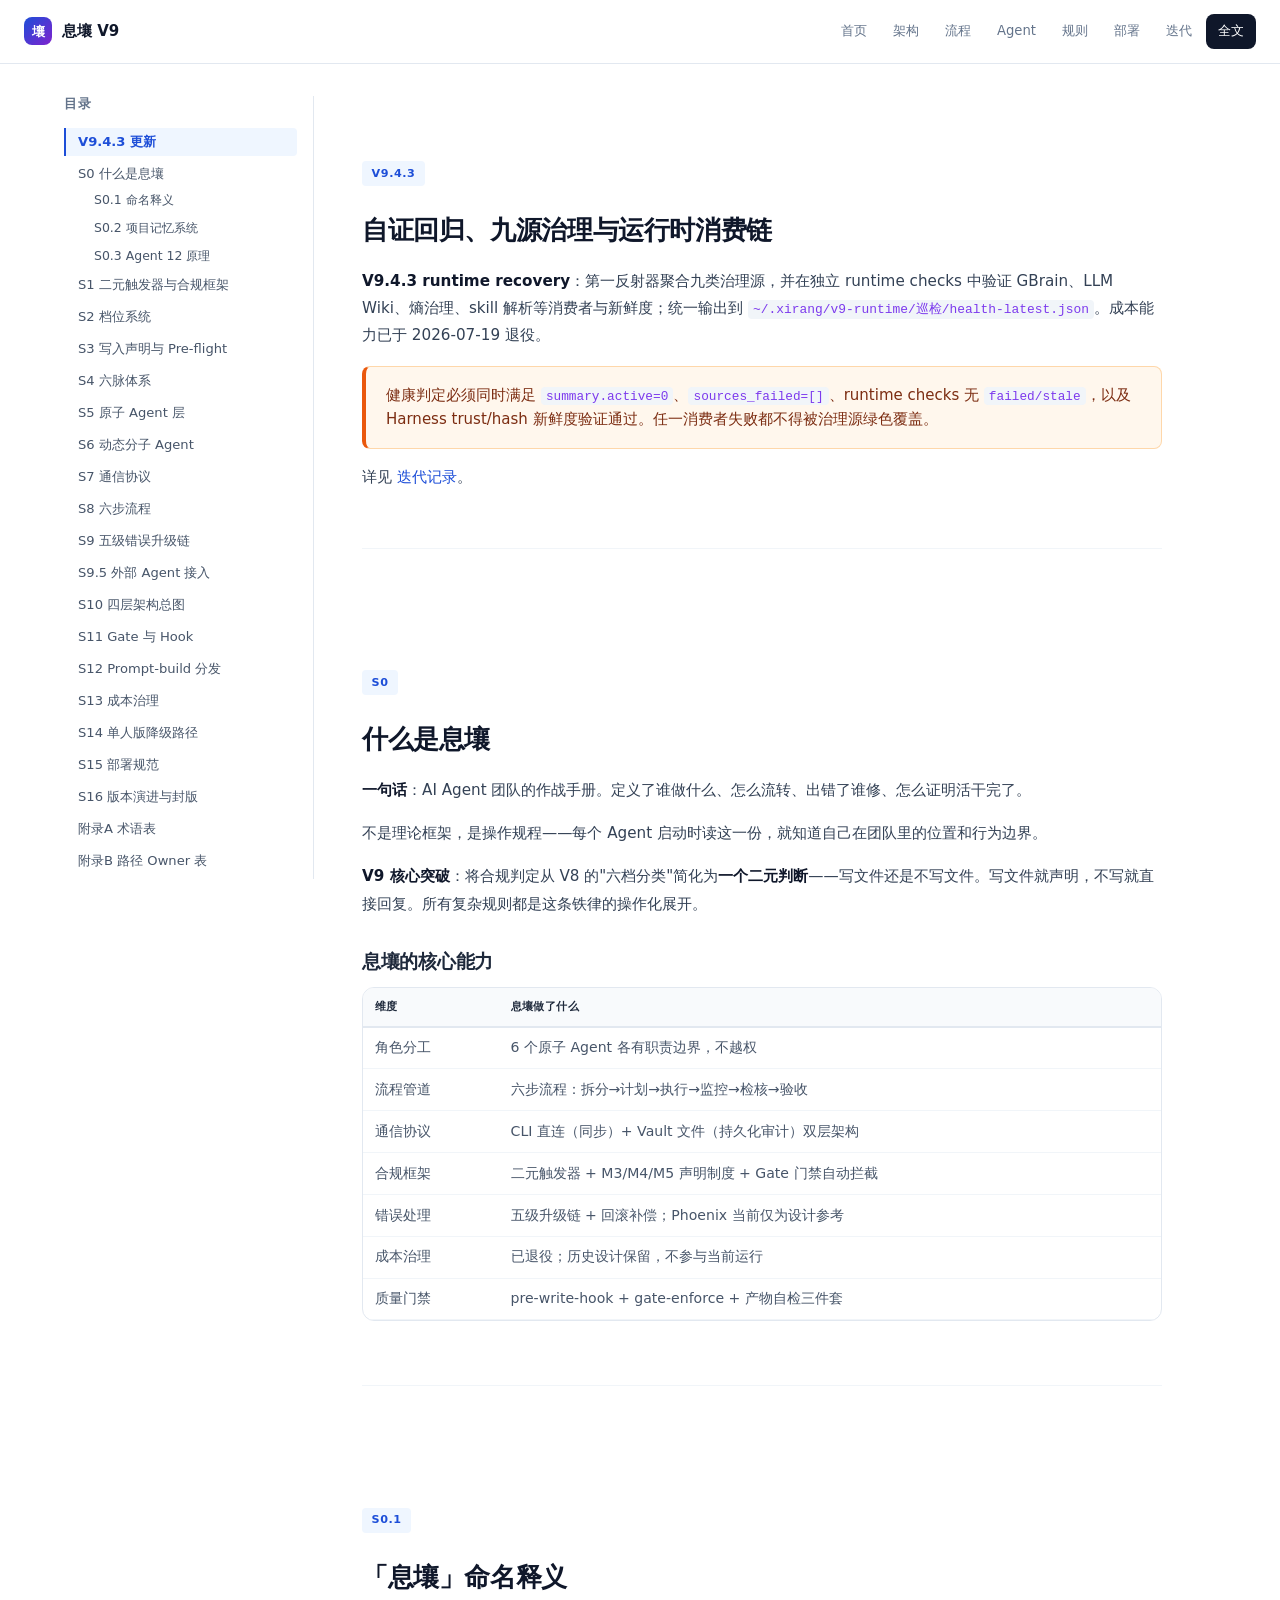
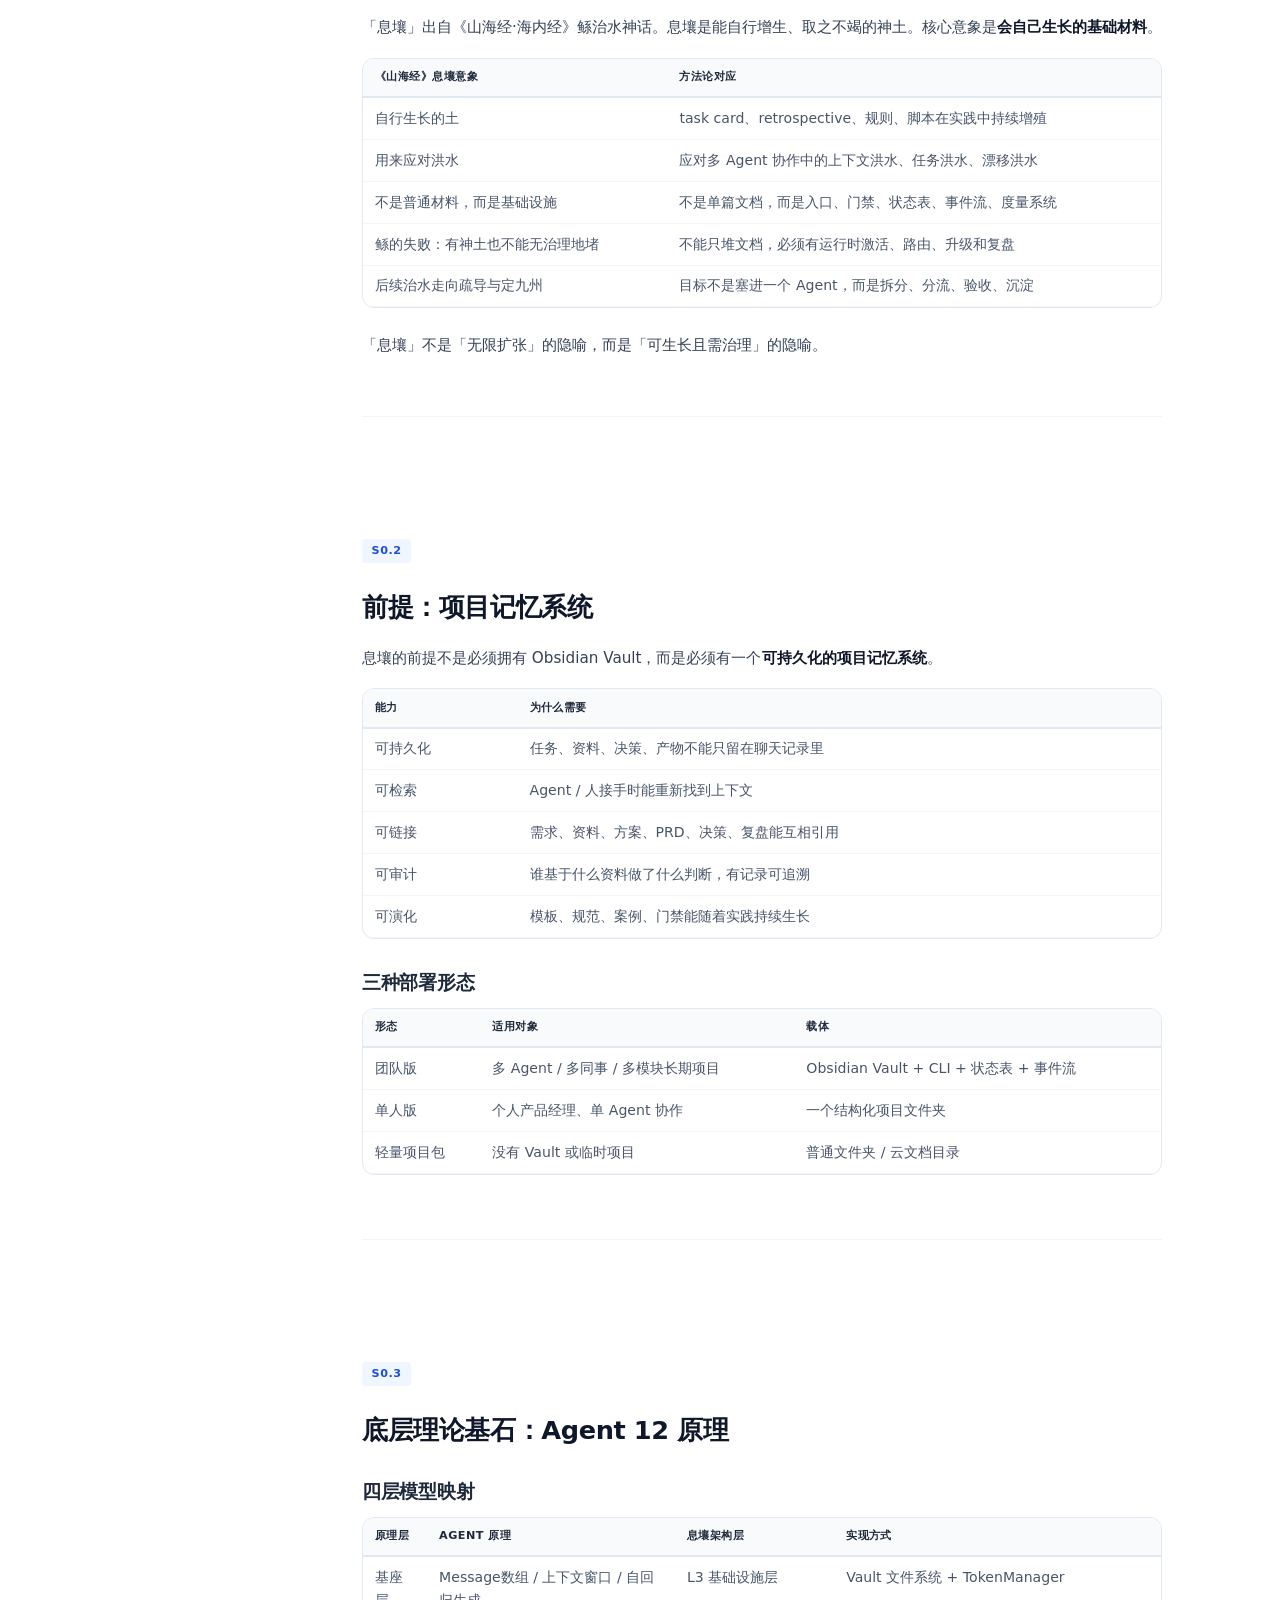
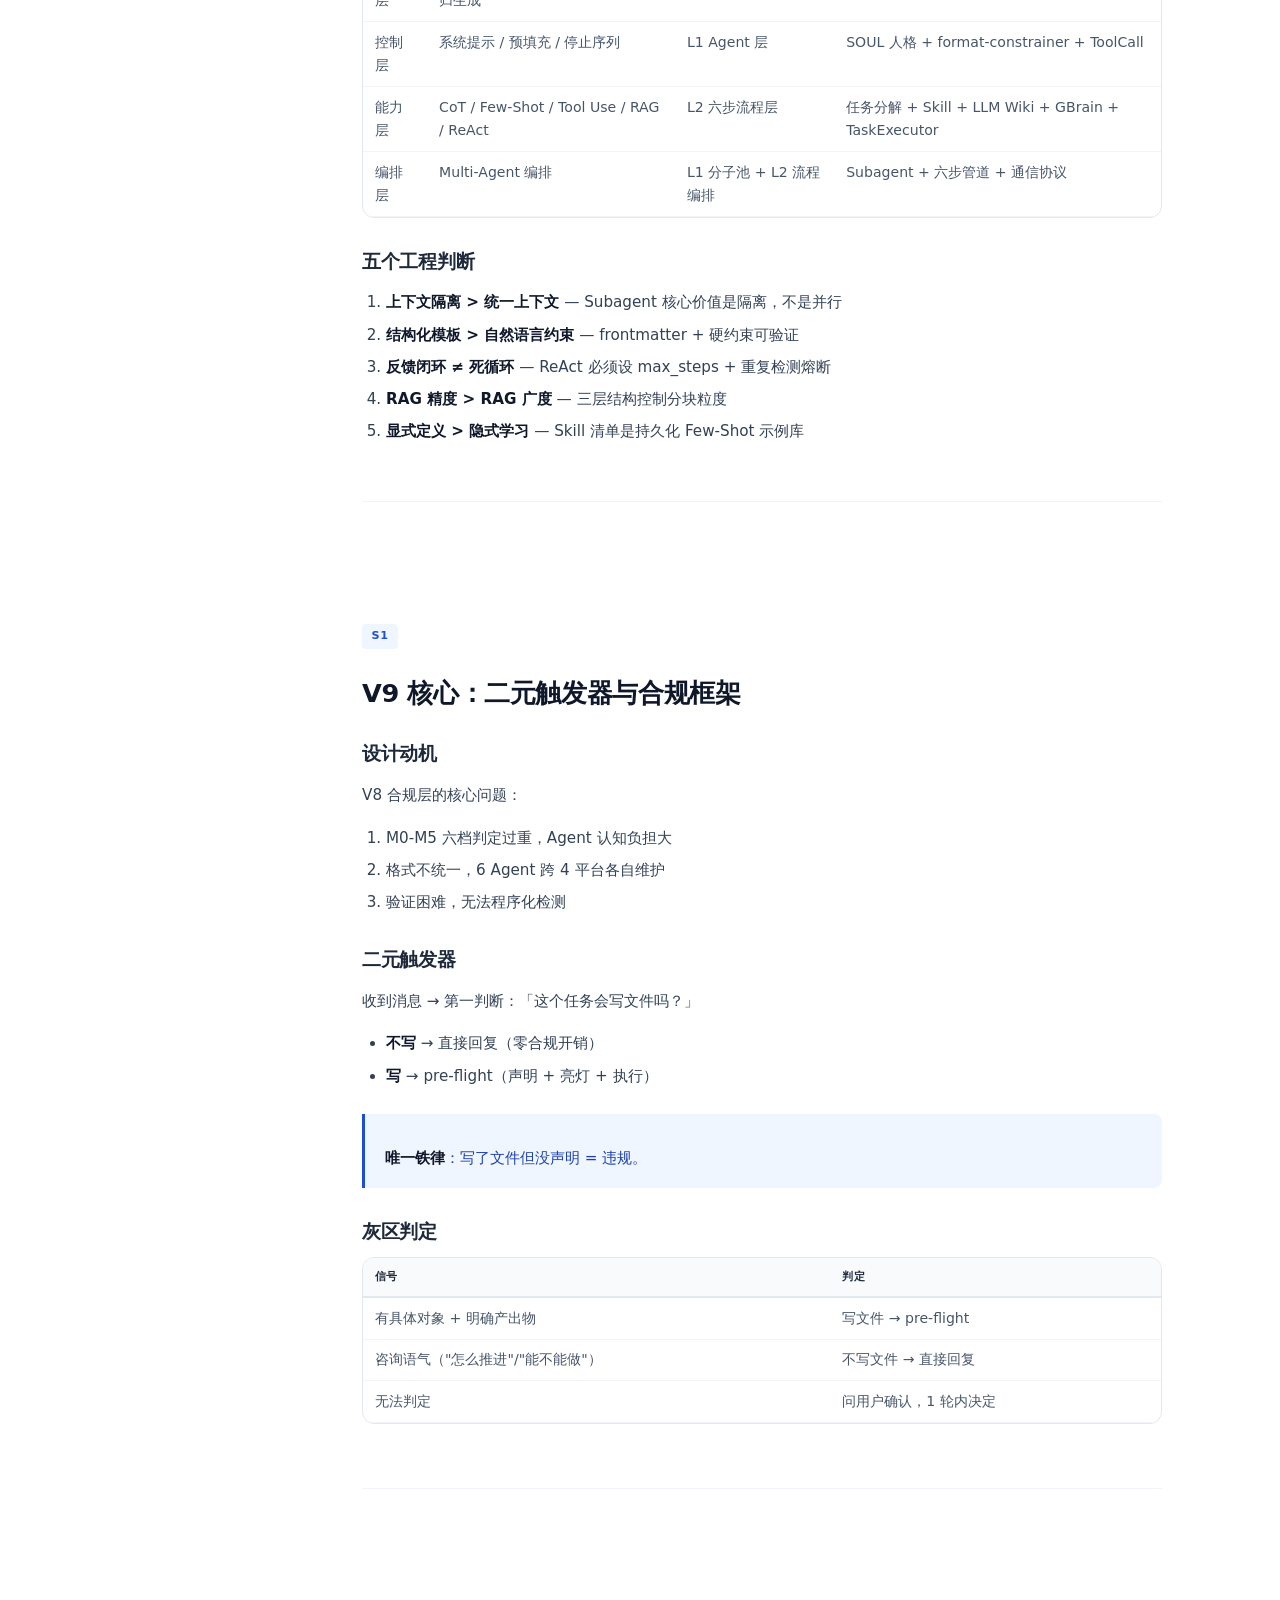
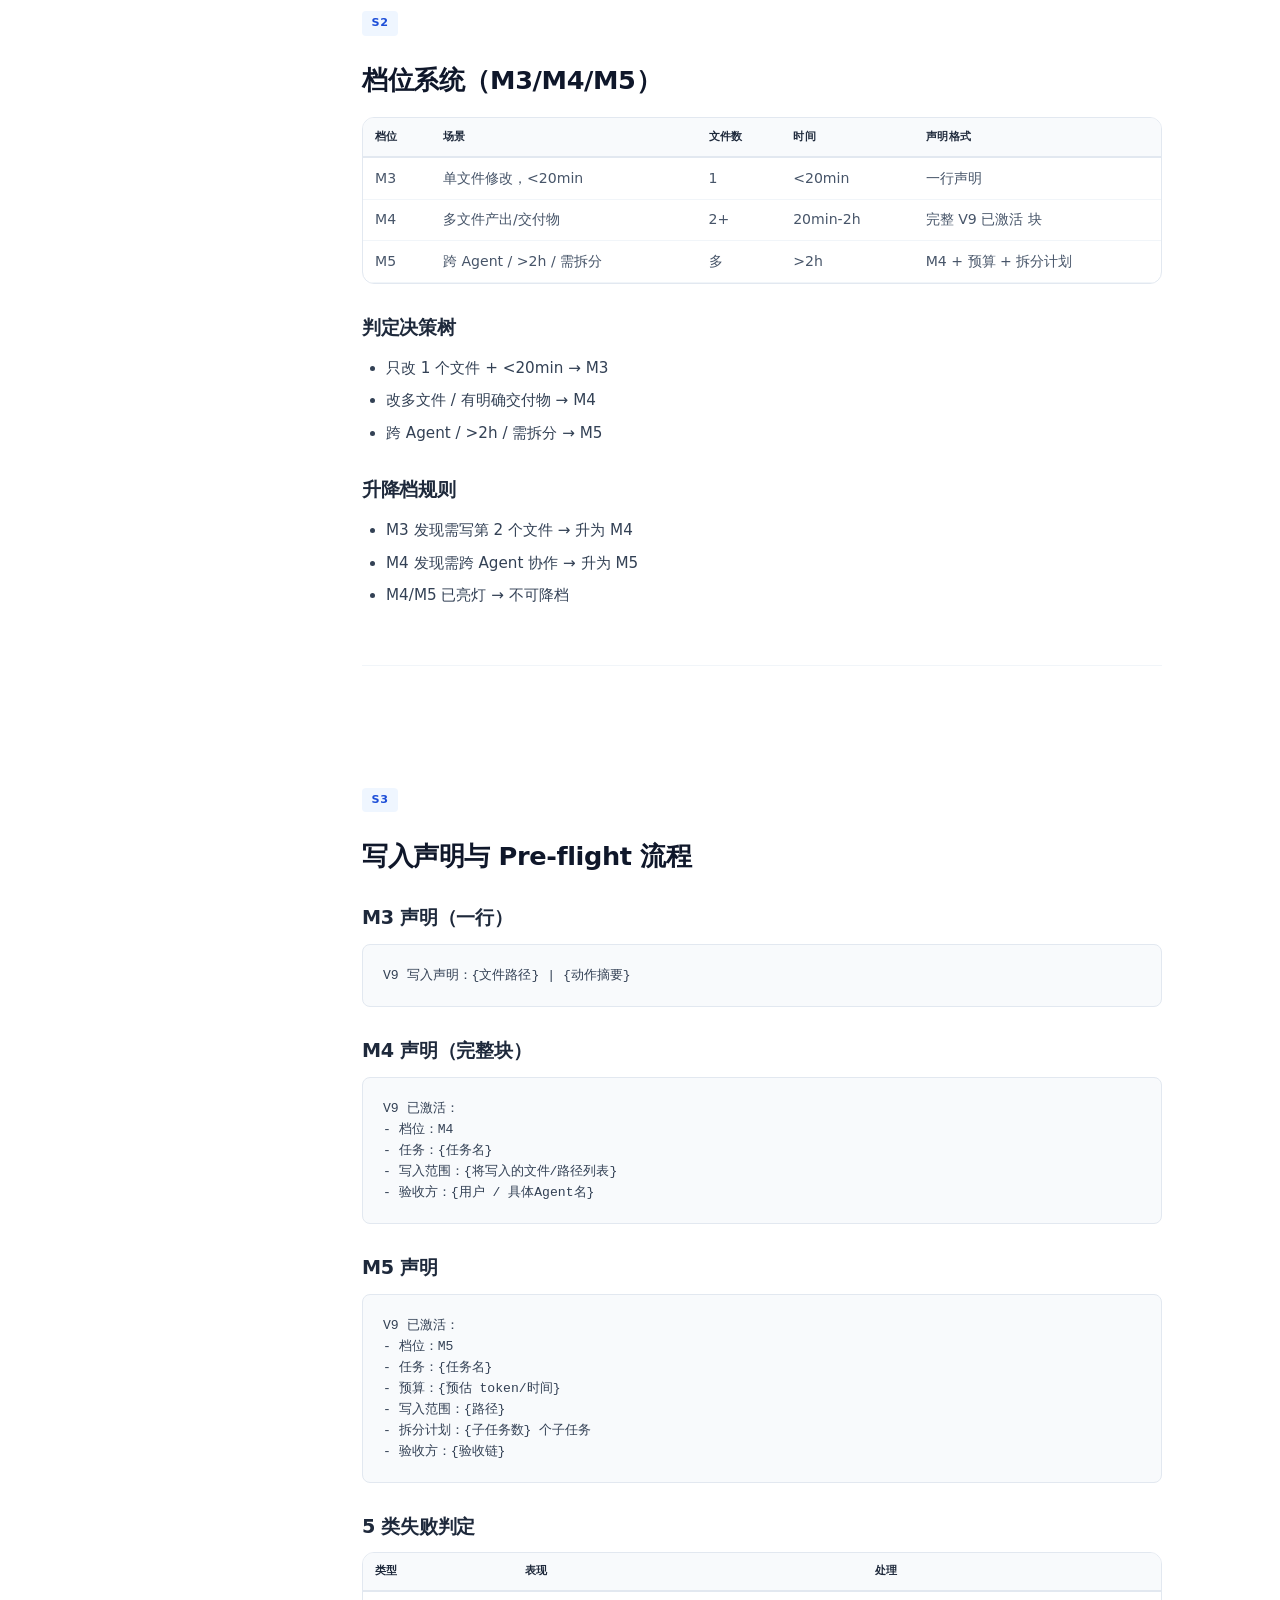
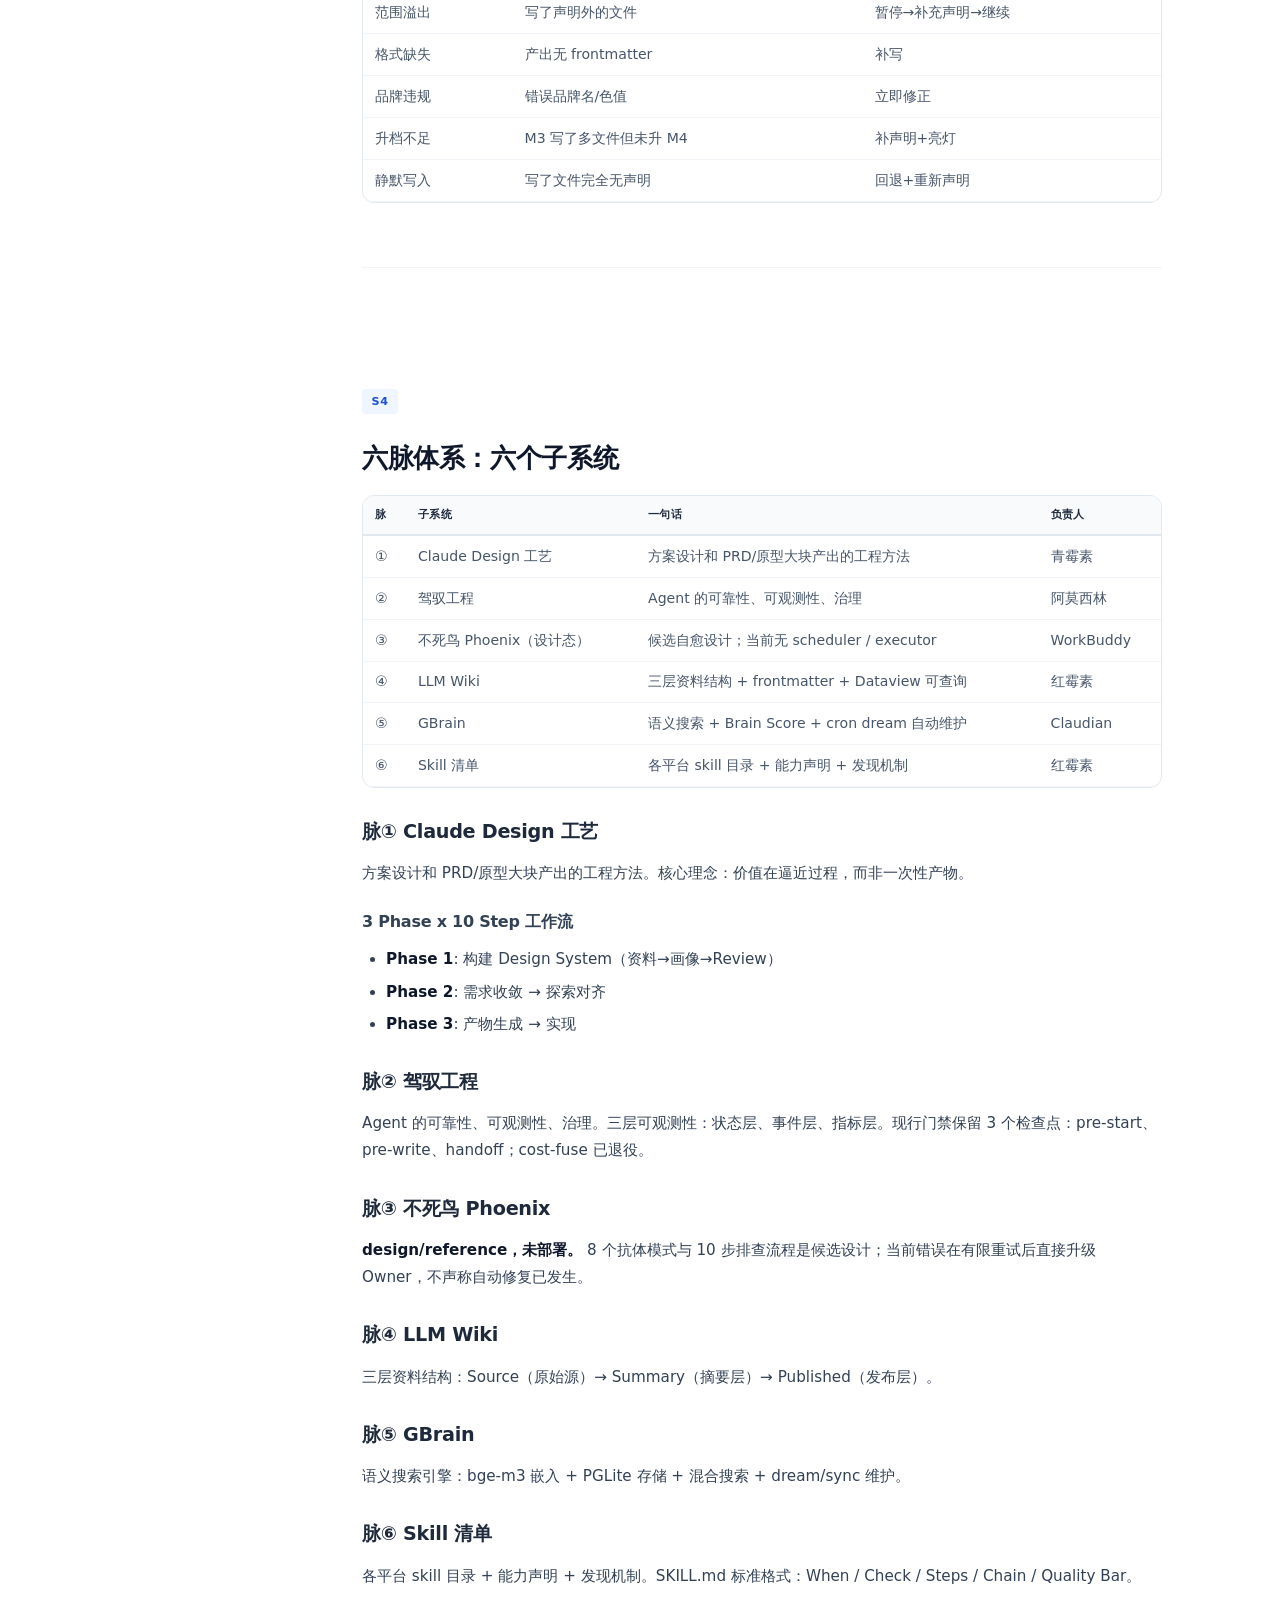
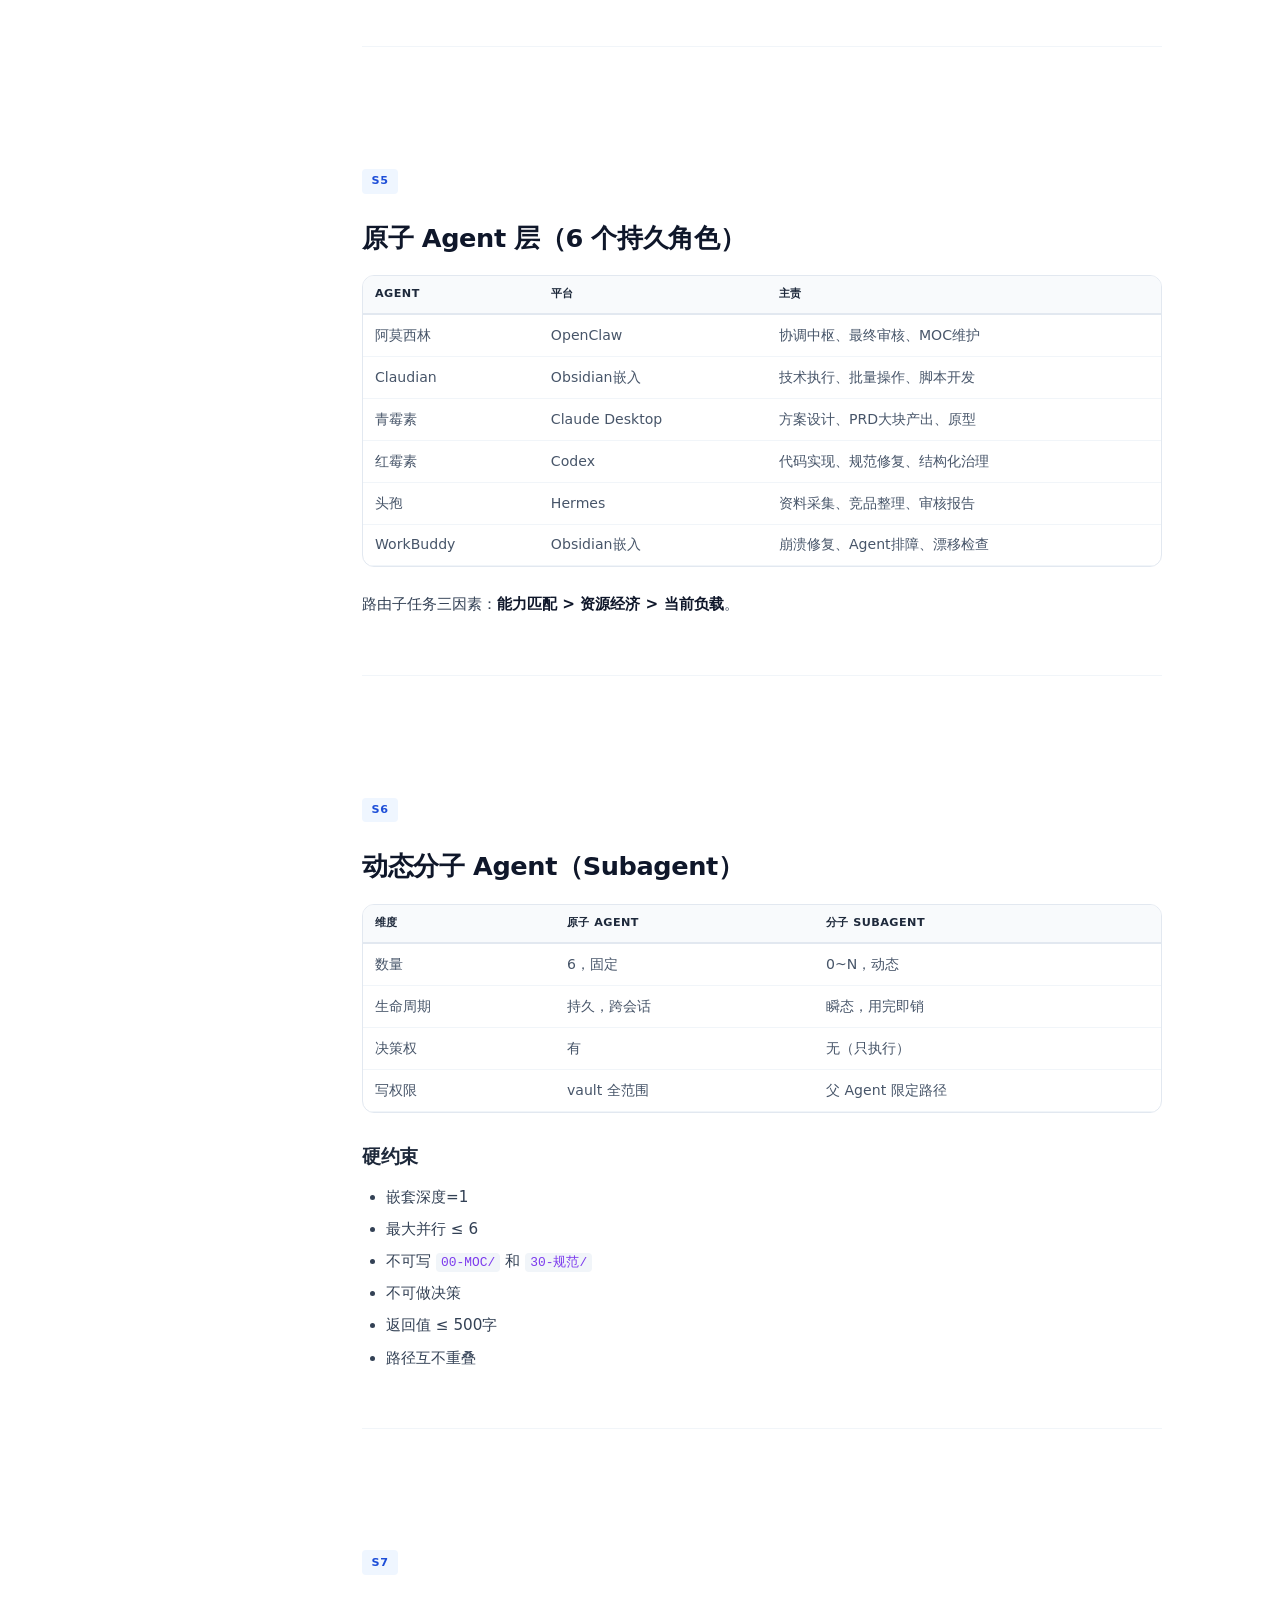
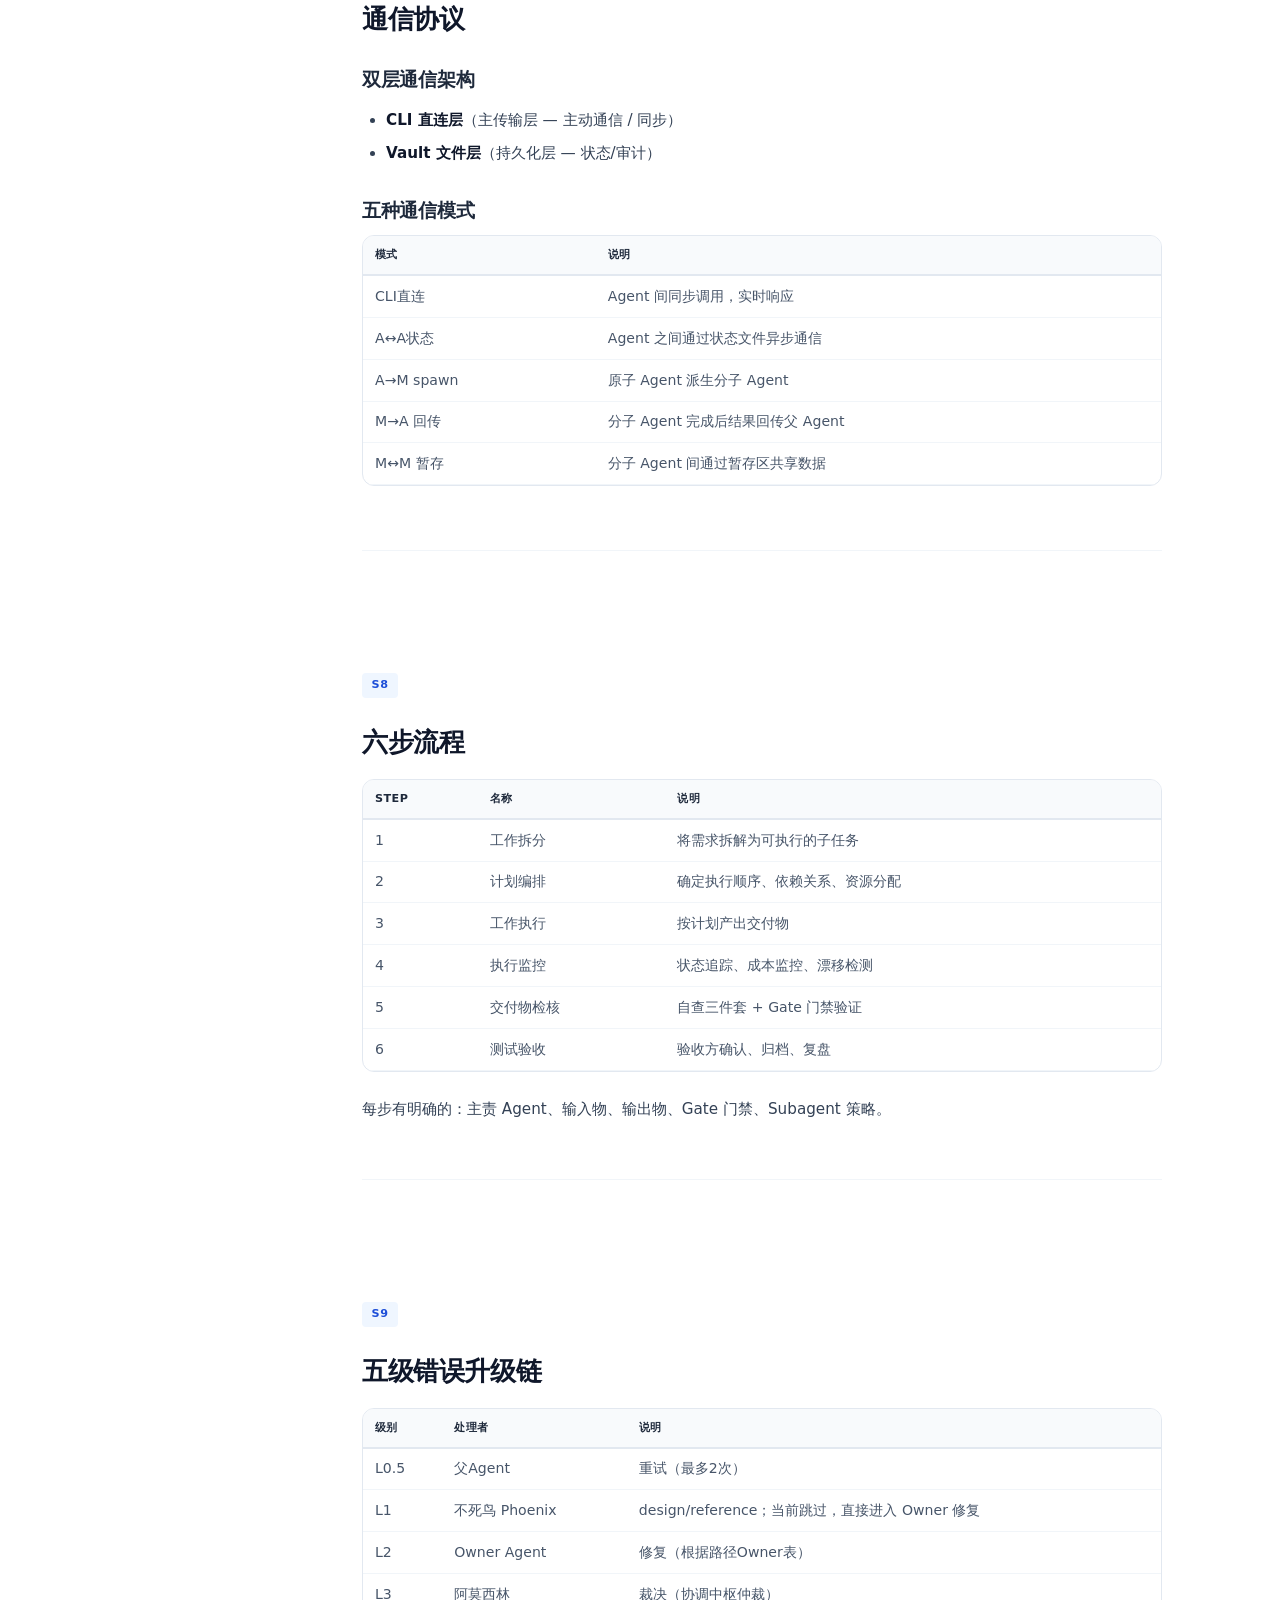
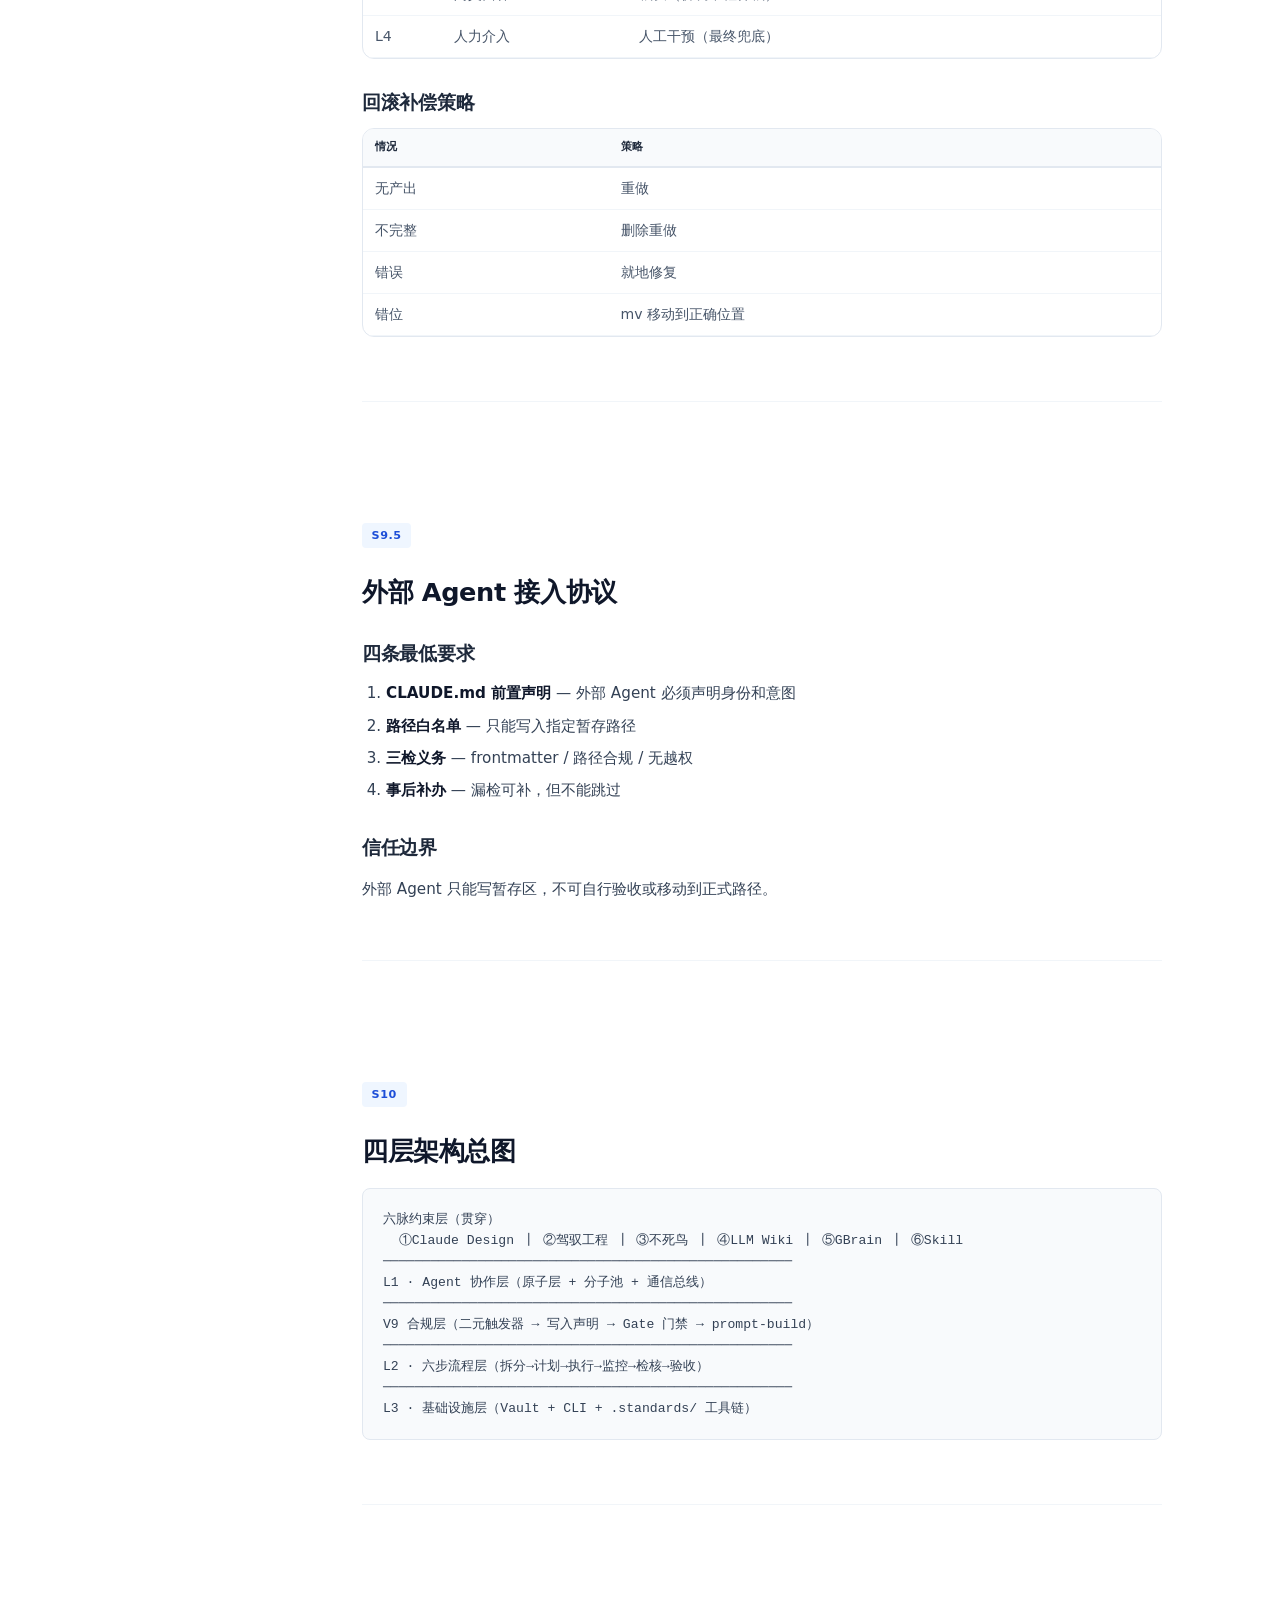
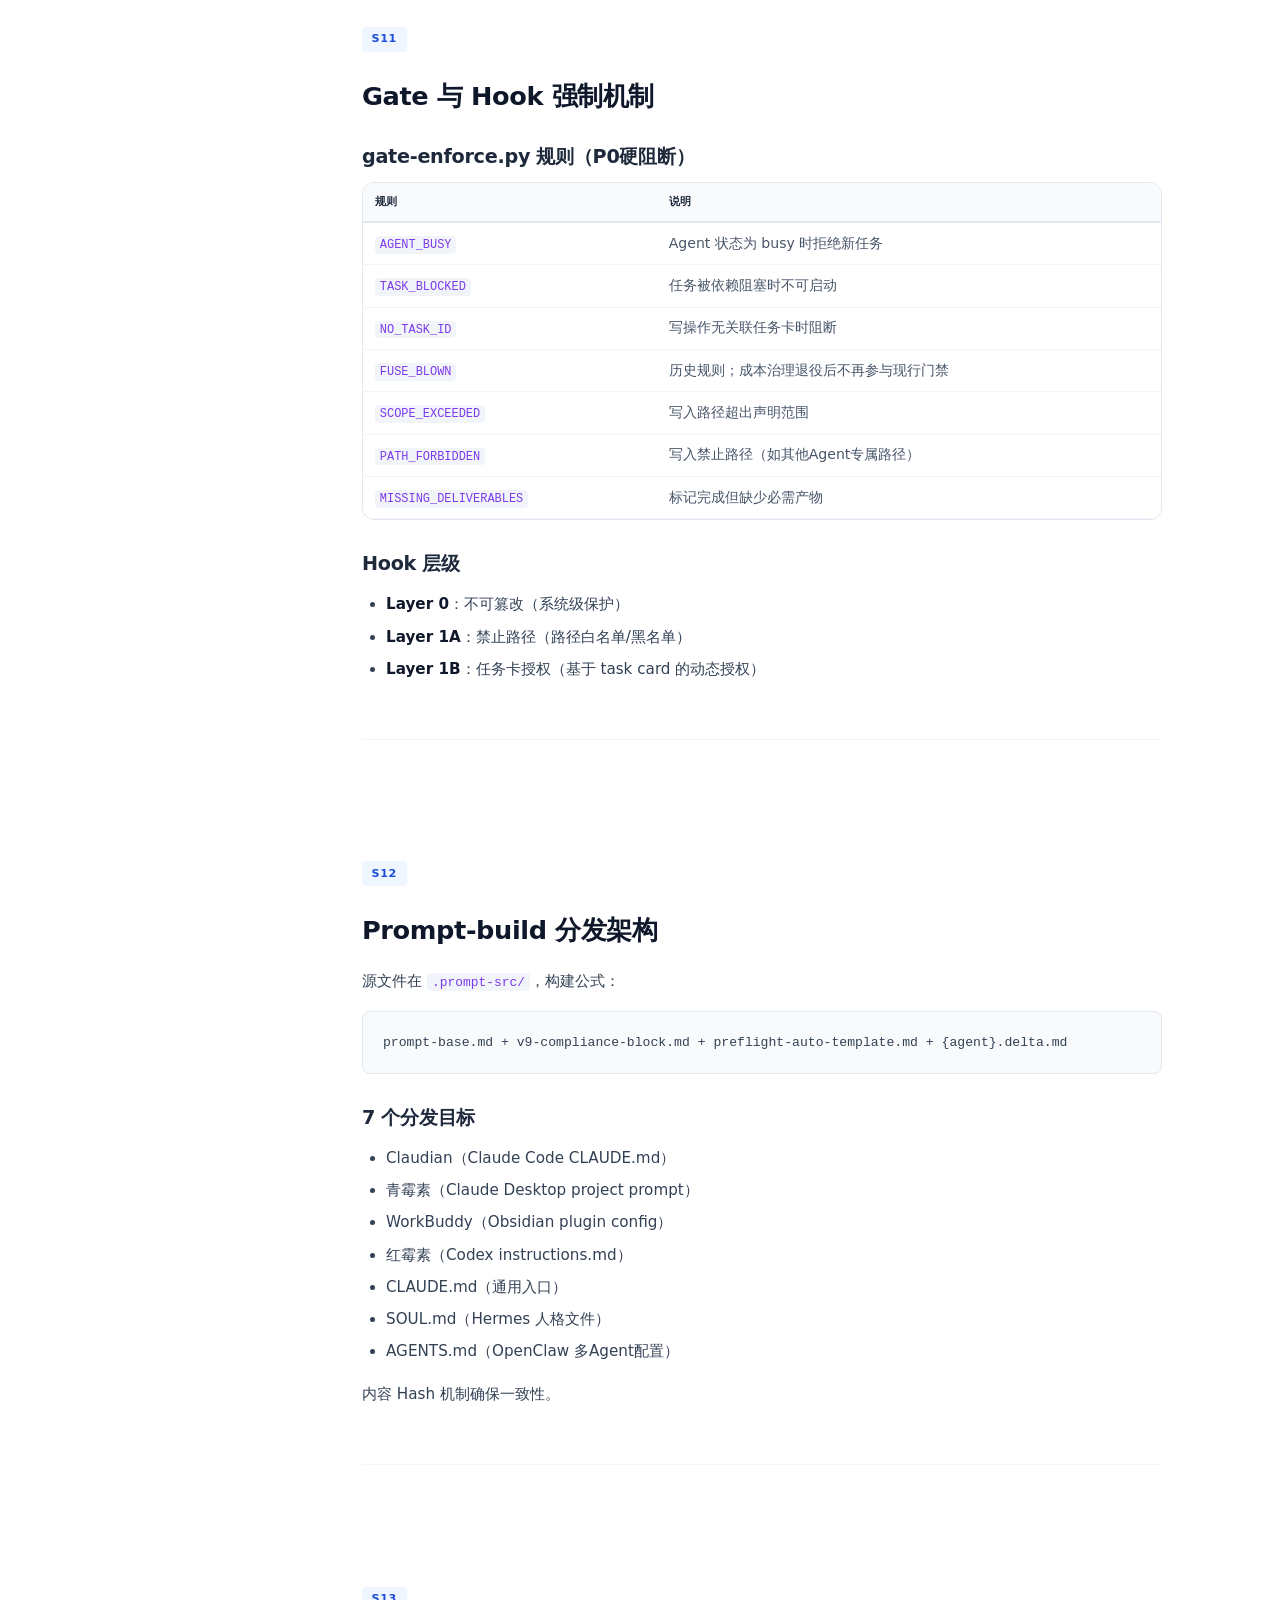
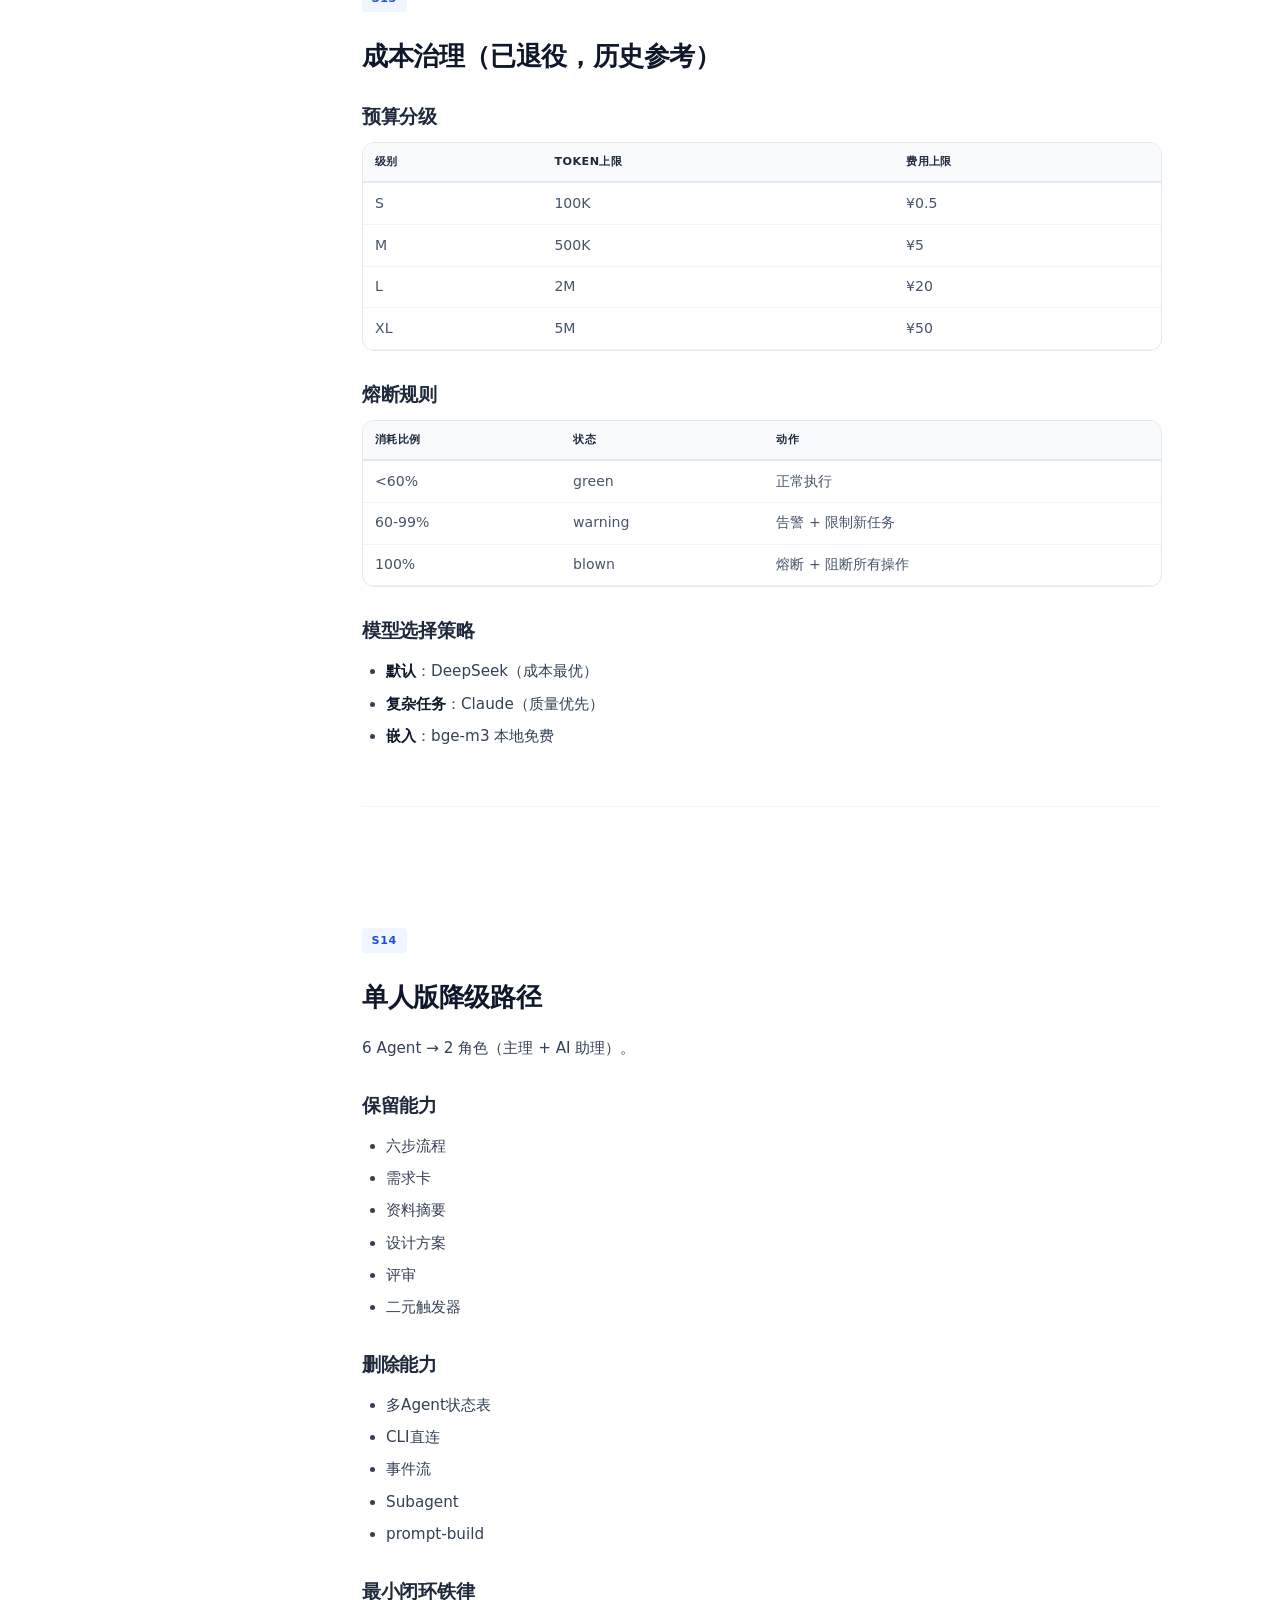
<file: methodology/index.html>
<!DOCTYPE html>
<html lang="zh-CN">
<head>
  <meta charset="UTF-8">
  <meta name="viewport" content="width=device-width, initial-scale=1.0">
  <title>全文 — 息壤 V9</title>
  <link rel="stylesheet" href="../assets/css/shared.css">
  <style>
    /* Methodology page: two-column layout */
    .methodology-layout {
      display: flex;
      max-width: 1200px;
      margin: 0 auto;
      padding: 2rem 1.5rem;
      gap: 3rem;
    }

    /* Sidebar TOC */
    .toc-sidebar {
      position: sticky;
      top: 5rem;
      align-self: flex-start;
      width: 250px;
      min-width: 250px;
      max-height: calc(100vh - 6rem);
      overflow-y: auto;
      padding-right: 1rem;
      border-right: 1px solid #e2e8f0;
    }

    .toc-sidebar h2 {
      font-size: 0.8rem;
      text-transform: uppercase;
      letter-spacing: 0.05em;
      color: #64748b;
      margin-bottom: 1rem;
      font-weight: 700;
    }

    .toc-sidebar ul {
      list-style: none;
      padding: 0;
      margin: 0;
    }

    .toc-sidebar li {
      margin-bottom: 0.25rem;
    }

    .toc-sidebar a {
      display: block;
      padding: 0.3rem 0.75rem;
      font-size: 0.82rem;
      color: #475569;
      text-decoration: none;
      border-left: 2px solid transparent;
      border-radius: 0 4px 4px 0;
      transition: all 0.15s;
      line-height: 1.4;
    }

    .toc-sidebar a:hover {
      color: #1d4ed8;
      background: #eff6ff;
    }

    .toc-sidebar a.active {
      color: #1d4ed8;
      border-left-color: #1d4ed8;
      background: #eff6ff;
      font-weight: 600;
    }

    .toc-sidebar .toc-sub {
      padding-left: 1rem;
    }

    .toc-sidebar .toc-sub a {
      font-size: 0.78rem;
      padding: 0.2rem 0.75rem;
    }

    /* Prose content */
    .prose-content {
      flex: 1;
      max-width: 800px;
      min-width: 0;
    }

    .prose-content section {
      margin-bottom: 3.5rem;
      padding-bottom: 2.5rem;
      border-bottom: 1px solid #f1f5f9;
    }

    .prose-content section:last-child {
      border-bottom: none;
    }

    .prose-content h2 {
      font-size: 1.6rem;
      font-weight: 800;
      color: #0f172a;
      margin-bottom: 1.25rem;
      padding-top: 1rem;
    }

    .prose-content h3 {
      font-size: 1.2rem;
      font-weight: 700;
      color: #1e293b;
      margin-top: 2rem;
      margin-bottom: 0.75rem;
    }

    .prose-content h4 {
      font-size: 1rem;
      font-weight: 700;
      color: #334155;
      margin-top: 1.5rem;
      margin-bottom: 0.5rem;
    }

    .prose-content p {
      font-size: 0.95rem;
      line-height: 1.8;
      color: #334155;
      margin-bottom: 1rem;
    }

    .prose-content strong {
      color: #0f172a;
    }

    .prose-content ul,
    .prose-content ol {
      margin-bottom: 1rem;
      padding-left: 1.5rem;
    }

    .prose-content li {
      font-size: 0.95rem;
      line-height: 1.7;
      color: #334155;
      margin-bottom: 0.4rem;
    }

    .prose-content pre {
      background: #f8fafc;
      border: 1px solid #e2e8f0;
      border-radius: 8px;
      padding: 1.25rem;
      overflow-x: auto;
      margin-bottom: 1.5rem;
      font-size: 0.82rem;
      line-height: 1.6;
    }

    .prose-content code {
      font-family: 'JetBrains Mono', 'Fira Code', monospace;
      font-size: 0.85em;
      background: #f1f5f9;
      padding: 0.15em 0.4em;
      border-radius: 4px;
      color: #7c3aed;
    }

    .prose-content pre code {
      background: none;
      padding: 0;
      color: #334155;
      font-size: 1em;
    }

    .prose-content .table-wrap {
      overflow-x: auto;
      margin-bottom: 1.5rem;
    }

    .prose-content table {
      width: 100%;
      border-collapse: collapse;
      font-size: 0.85rem;
    }

    .prose-content th {
      background: #f8fafc;
      font-weight: 700;
      text-align: left;
      padding: 0.6rem 0.75rem;
      border-bottom: 2px solid #e2e8f0;
      color: #1e293b;
      white-space: nowrap;
    }

    .prose-content td {
      padding: 0.55rem 0.75rem;
      border-bottom: 1px solid #f1f5f9;
      color: #475569;
      vertical-align: top;
    }

    .prose-content tr:hover td {
      background: #f8fafc;
    }

    .prose-content blockquote {
      border-left: 3px solid #1d4ed8;
      background: #eff6ff;
      padding: 1rem 1.25rem;
      margin: 1.5rem 0;
      border-radius: 0 8px 8px 0;
    }

    .prose-content blockquote p {
      margin-bottom: 0.5rem;
      color: #1e40af;
    }

    .prose-content blockquote p:last-child {
      margin-bottom: 0;
    }

    .section-label {
      display: inline-block;
      font-size: 0.7rem;
      font-weight: 700;
      text-transform: uppercase;
      letter-spacing: 0.05em;
      color: #1d4ed8;
      background: #eff6ff;
      padding: 0.2rem 0.6rem;
      border-radius: 4px;
      margin-bottom: 0.75rem;
    }

    /* Mobile TOC toggle */
    .toc-mobile-toggle {
      display: none;
      position: fixed;
      bottom: 1.5rem;
      right: 1.5rem;
      z-index: 100;
      width: 48px;
      height: 48px;
      border-radius: 50%;
      background: #1d4ed8;
      color: #fff;
      border: none;
      font-size: 1.2rem;
      cursor: pointer;
      box-shadow: 0 4px 12px rgba(29,78,216,0.3);
      transition: transform 0.2s;
    }

    .toc-mobile-toggle:active {
      transform: scale(0.92);
    }

    /* Mobile responsive */
    @media (max-width: 900px) {
      .methodology-layout {
        flex-direction: column;
        padding: 1.5rem 1rem;
        gap: 0;
      }

      .toc-sidebar {
        position: fixed;
        top: 0;
        left: 0;
        width: 280px;
        min-width: 280px;
        height: 100vh;
        max-height: 100vh;
        background: #fff;
        z-index: 200;
        padding: 1.5rem;
        border-right: 1px solid #e2e8f0;
        transform: translateX(-100%);
        transition: transform 0.25s ease;
        box-shadow: 4px 0 20px rgba(0,0,0,0.1);
      }

      .toc-sidebar.open {
        transform: translateX(0);
      }

      .toc-mobile-toggle {
        display: flex;
        align-items: center;
        justify-content: center;
      }

      .toc-overlay {
        display: none;
        position: fixed;
        inset: 0;
        background: rgba(0,0,0,0.3);
        z-index: 199;
      }

      .toc-overlay.open {
        display: block;
      }
    }
  </style>
</head>
<body data-page="methodology">

<nav class="nav">
  <div class="nav-inner">
    <a href="../" class="nav-brand">
      <span class="nav-brand-icon">壤</span>
      <span>息壤 V9</span>
    </a>
    <div class="nav-links">
      <a href="../">首页</a>
      <a href="../architecture/">架构</a>
      <a href="../workflow/">流程</a>
      <a href="../agents/">Agent</a>
      <a href="../rules/">规则</a>
      <a href="../deploy/">部署</a>
      <a href="../releases/">迭代</a>
      <a href="../methodology/">全文</a>
    </div>
    <button class="nav-mobile-toggle" aria-label="菜单">&#9776;</button>
  </div>
  <div class="nav-mobile-panel">
    <a href="../">首页</a>
    <a href="../architecture/">架构</a>
    <a href="../workflow/">流程</a>
    <a href="../agents/">Agent</a>
    <a href="../rules/">规则</a>
    <a href="../deploy/">部署</a>
    <a href="../releases/">迭代</a>
      <a href="../methodology/">全文</a>
  </div>
</nav>

<div class="toc-overlay" id="tocOverlay"></div>

<div class="methodology-layout">
  <!-- Sidebar TOC -->
  <aside class="toc-sidebar" id="tocSidebar">
    <h2>目录</h2>
    <ul>
      <li><a href="#s-v943">V9.4.3 更新</a></li>
      <li><a href="#s0">S0 什么是息壤</a>
        <ul class="toc-sub">
          <li><a href="#s0-1">S0.1 命名释义</a></li>
          <li><a href="#s0-2">S0.2 项目记忆系统</a></li>
          <li><a href="#s0-3">S0.3 Agent 12 原理</a></li>
        </ul>
      </li>
      <li><a href="#s1">S1 二元触发器与合规框架</a></li>
      <li><a href="#s2">S2 档位系统</a></li>
      <li><a href="#s3">S3 写入声明与 Pre-flight</a></li>
      <li><a href="#s4">S4 六脉体系</a></li>
      <li><a href="#s5">S5 原子 Agent 层</a></li>
      <li><a href="#s6">S6 动态分子 Agent</a></li>
      <li><a href="#s7">S7 通信协议</a></li>
      <li><a href="#s8">S8 六步流程</a></li>
      <li><a href="#s9">S9 五级错误升级链</a></li>
      <li><a href="#s9-5">S9.5 外部 Agent 接入</a></li>
      <li><a href="#s10">S10 四层架构总图</a></li>
      <li><a href="#s11">S11 Gate 与 Hook</a></li>
      <li><a href="#s12">S12 Prompt-build 分发</a></li>
      <li><a href="#s13">S13 成本治理</a></li>
      <li><a href="#s14">S14 单人版降级路径</a></li>
      <li><a href="#s15">S15 部署规范</a></li>
      <li><a href="#s16">S16 版本演进与封版</a></li>
      <li><a href="#appendix-a">附录A 术语表</a></li>
      <li><a href="#appendix-b">附录B 路径 Owner 表</a></li>
    </ul>
  </aside>

  <!-- Main prose content -->
  <main class="prose-content">

    <section id="s-v943">
      <span class="section-label">V9.4.3</span>
      <h2>自证回归、九源治理与运行时消费链</h2>
      <p><strong>V9.4.3 runtime recovery</strong>：第一反射器聚合九类治理源，并在独立 runtime checks 中验证 GBrain、LLM Wiki、熵治理、skill 解析等消费者与新鲜度；统一输出到 <code>~/.xirang/v9-runtime/巡检/health-latest.json</code>。成本能力已于 2026-07-19 退役。</p>
      <div class="callout">
        健康判定必须同时满足 <code>summary.active=0</code>、<code>sources_failed=[]</code>、runtime checks 无 <code>failed/stale</code>，以及 Harness trust/hash 新鲜度验证通过。任一消费者失败都不得被治理源绿色覆盖。
      </div>
      <p>详见 <a href="../releases/">迭代记录</a>。</p>
    </section>

    <!-- S0 -->
    <section id="s0">
      <span class="section-label">S0</span>
      <h2>什么是息壤</h2>
      <p><strong>一句话</strong>：AI Agent 团队的作战手册。定义了谁做什么、怎么流转、出错了谁修、怎么证明活干完了。</p>
      <p>不是理论框架，是操作规程——每个 Agent 启动时读这一份，就知道自己在团队里的位置和行为边界。</p>
      <p><strong>V9 核心突破</strong>：将合规判定从 V8 的"六档分类"简化为<strong>一个二元判断</strong>——写文件还是不写文件。写文件就声明，不写就直接回复。所有复杂规则都是这条铁律的操作化展开。</p>

      <h3>息壤的核心能力</h3>
      <div class="table-wrap">
        <table>
          <thead>
            <tr><th>维度</th><th>息壤做了什么</th></tr>
          </thead>
          <tbody>
            <tr><td>角色分工</td><td>6 个原子 Agent 各有职责边界，不越权</td></tr>
            <tr><td>流程管道</td><td>六步流程：拆分→计划→执行→监控→检核→验收</td></tr>
            <tr><td>通信协议</td><td>CLI 直连（同步）+ Vault 文件（持久化审计）双层架构</td></tr>
            <tr><td>合规框架</td><td>二元触发器 + M3/M4/M5 声明制度 + Gate 门禁自动拦截</td></tr>
            <tr><td>错误处理</td><td>五级升级链 + 回滚补偿；Phoenix 当前仅为设计参考</td></tr>
            <tr><td>成本治理</td><td>已退役；历史设计保留，不参与当前运行</td></tr>
            <tr><td>质量门禁</td><td>pre-write-hook + gate-enforce + 产物自检三件套</td></tr>
          </tbody>
        </table>
      </div>
    </section>

    <!-- S0.1 -->
    <section id="s0-1">
      <span class="section-label">S0.1</span>
      <h2>「息壤」命名释义</h2>
      <p>「息壤」出自《山海经·海内经》鲧治水神话。息壤是能自行增生、取之不竭的神土。核心意象是<strong>会自己生长的基础材料</strong>。</p>

      <div class="table-wrap">
        <table>
          <thead>
            <tr><th>《山海经》息壤意象</th><th>方法论对应</th></tr>
          </thead>
          <tbody>
            <tr><td>自行生长的土</td><td>task card、retrospective、规则、脚本在实践中持续增殖</td></tr>
            <tr><td>用来应对洪水</td><td>应对多 Agent 协作中的上下文洪水、任务洪水、漂移洪水</td></tr>
            <tr><td>不是普通材料，而是基础设施</td><td>不是单篇文档，而是入口、门禁、状态表、事件流、度量系统</td></tr>
            <tr><td>鲧的失败：有神土也不能无治理地堵</td><td>不能只堆文档，必须有运行时激活、路由、升级和复盘</td></tr>
            <tr><td>后续治水走向疏导与定九州</td><td>目标不是塞进一个 Agent，而是拆分、分流、验收、沉淀</td></tr>
          </tbody>
        </table>
      </div>
      <p>「息壤」不是「无限扩张」的隐喻，而是「可生长且需治理」的隐喻。</p>
    </section>

    <!-- S0.2 -->
    <section id="s0-2">
      <span class="section-label">S0.2</span>
      <h2>前提：项目记忆系统</h2>
      <p>息壤的前提不是必须拥有 Obsidian Vault，而是必须有一个<strong>可持久化的项目记忆系统</strong>。</p>

      <div class="table-wrap">
        <table>
          <thead>
            <tr><th>能力</th><th>为什么需要</th></tr>
          </thead>
          <tbody>
            <tr><td>可持久化</td><td>任务、资料、决策、产物不能只留在聊天记录里</td></tr>
            <tr><td>可检索</td><td>Agent / 人接手时能重新找到上下文</td></tr>
            <tr><td>可链接</td><td>需求、资料、方案、PRD、决策、复盘能互相引用</td></tr>
            <tr><td>可审计</td><td>谁基于什么资料做了什么判断，有记录可追溯</td></tr>
            <tr><td>可演化</td><td>模板、规范、案例、门禁能随着实践持续生长</td></tr>
          </tbody>
        </table>
      </div>

      <h3>三种部署形态</h3>
      <div class="table-wrap">
        <table>
          <thead>
            <tr><th>形态</th><th>适用对象</th><th>载体</th></tr>
          </thead>
          <tbody>
            <tr><td>团队版</td><td>多 Agent / 多同事 / 多模块长期项目</td><td>Obsidian Vault + CLI + 状态表 + 事件流</td></tr>
            <tr><td>单人版</td><td>个人产品经理、单 Agent 协作</td><td>一个结构化项目文件夹</td></tr>
            <tr><td>轻量项目包</td><td>没有 Vault 或临时项目</td><td>普通文件夹 / 云文档目录</td></tr>
          </tbody>
        </table>
      </div>
    </section>

    <!-- S0.3 -->
    <section id="s0-3">
      <span class="section-label">S0.3</span>
      <h2>底层理论基石：Agent 12 原理</h2>

      <h3>四层模型映射</h3>
      <div class="table-wrap">
        <table>
          <thead>
            <tr><th>原理层</th><th>Agent 原理</th><th>息壤架构层</th><th>实现方式</th></tr>
          </thead>
          <tbody>
            <tr><td>基座层</td><td>Message数组 / 上下文窗口 / 自回归生成</td><td>L3 基础设施层</td><td>Vault 文件系统 + TokenManager</td></tr>
            <tr><td>控制层</td><td>系统提示 / 预填充 / 停止序列</td><td>L1 Agent 层</td><td>SOUL 人格 + format-constrainer + ToolCall</td></tr>
            <tr><td>能力层</td><td>CoT / Few-Shot / Tool Use / RAG / ReAct</td><td>L2 六步流程层</td><td>任务分解 + Skill + LLM Wiki + GBrain + TaskExecutor</td></tr>
            <tr><td>编排层</td><td>Multi-Agent 编排</td><td>L1 分子池 + L2 流程编排</td><td>Subagent + 六步管道 + 通信协议</td></tr>
          </tbody>
        </table>
      </div>

      <h3>五个工程判断</h3>
      <ol>
        <li><strong>上下文隔离 &gt; 统一上下文</strong> — Subagent 核心价值是隔离，不是并行</li>
        <li><strong>结构化模板 &gt; 自然语言约束</strong> — frontmatter + 硬约束可验证</li>
        <li><strong>反馈闭环 ≠ 死循环</strong> — ReAct 必须设 max_steps + 重复检测熔断</li>
        <li><strong>RAG 精度 &gt; RAG 广度</strong> — 三层结构控制分块粒度</li>
        <li><strong>显式定义 &gt; 隐式学习</strong> — Skill 清单是持久化 Few-Shot 示例库</li>
      </ol>
    </section>

    <!-- S1 -->
    <section id="s1">
      <span class="section-label">S1</span>
      <h2>V9 核心：二元触发器与合规框架</h2>

      <h3>设计动机</h3>
      <p>V8 合规层的核心问题：</p>
      <ol>
        <li>M0-M5 六档判定过重，Agent 认知负担大</li>
        <li>格式不统一，6 Agent 跨 4 平台各自维护</li>
        <li>验证困难，无法程序化检测</li>
      </ol>

      <h3>二元触发器</h3>
      <p>收到消息 → 第一判断：「这个任务会写文件吗？」</p>
      <ul>
        <li><strong>不写</strong> → 直接回复（零合规开销）</li>
        <li><strong>写</strong> → pre-flight（声明 + 亮灯 + 执行）</li>
      </ul>
      <blockquote>
        <p><strong>唯一铁律</strong>：写了文件但没声明 = 违规。</p>
      </blockquote>

      <h3>灰区判定</h3>
      <div class="table-wrap">
        <table>
          <thead>
            <tr><th>信号</th><th>判定</th></tr>
          </thead>
          <tbody>
            <tr><td>有具体对象 + 明确产出物</td><td>写文件 → pre-flight</td></tr>
            <tr><td>咨询语气（"怎么推进"/"能不能做"）</td><td>不写文件 → 直接回复</td></tr>
            <tr><td>无法判定</td><td>问用户确认，1 轮内决定</td></tr>
          </tbody>
        </table>
      </div>
    </section>

    <!-- S2 -->
    <section id="s2">
      <span class="section-label">S2</span>
      <h2>档位系统（M3/M4/M5）</h2>

      <div class="table-wrap">
        <table>
          <thead>
            <tr><th>档位</th><th>场景</th><th>文件数</th><th>时间</th><th>声明格式</th></tr>
          </thead>
          <tbody>
            <tr><td>M3</td><td>单文件修改，&lt;20min</td><td>1</td><td>&lt;20min</td><td>一行声明</td></tr>
            <tr><td>M4</td><td>多文件产出/交付物</td><td>2+</td><td>20min-2h</td><td>完整 V9 已激活 块</td></tr>
            <tr><td>M5</td><td>跨 Agent / &gt;2h / 需拆分</td><td>多</td><td>&gt;2h</td><td>M4 + 预算 + 拆分计划</td></tr>
          </tbody>
        </table>
      </div>

      <h3>判定决策树</h3>
      <ul>
        <li>只改 1 个文件 + &lt;20min → M3</li>
        <li>改多文件 / 有明确交付物 → M4</li>
        <li>跨 Agent / &gt;2h / 需拆分 → M5</li>
      </ul>

      <h3>升降档规则</h3>
      <ul>
        <li>M3 发现需写第 2 个文件 → 升为 M4</li>
        <li>M4 发现需跨 Agent 协作 → 升为 M5</li>
        <li>M4/M5 已亮灯 → 不可降档</li>
      </ul>
    </section>

    <!-- S3 -->
    <section id="s3">
      <span class="section-label">S3</span>
      <h2>写入声明与 Pre-flight 流程</h2>

      <h3>M3 声明（一行）</h3>
      <pre><code>V9 写入声明：{文件路径} | {动作摘要}</code></pre>

      <h3>M4 声明（完整块）</h3>
      <pre><code>V9 已激活：
- 档位：M4
- 任务：{任务名}
- 写入范围：{将写入的文件/路径列表}
- 验收方：{用户 / 具体Agent名}</code></pre>

      <h3>M5 声明</h3>
      <pre><code>V9 已激活：
- 档位：M5
- 任务：{任务名}
- 预算：{预估 token/时间}
- 写入范围：{路径}
- 拆分计划：{子任务数} 个子任务
- 验收方：{验收链}</code></pre>

      <h3>5 类失败判定</h3>
      <div class="table-wrap">
        <table>
          <thead>
            <tr><th>类型</th><th>表现</th><th>处理</th></tr>
          </thead>
          <tbody>
            <tr><td>范围溢出</td><td>写了声明外的文件</td><td>暂停→补充声明→继续</td></tr>
            <tr><td>格式缺失</td><td>产出无 frontmatter</td><td>补写</td></tr>
            <tr><td>品牌违规</td><td>错误品牌名/色值</td><td>立即修正</td></tr>
            <tr><td>升档不足</td><td>M3 写了多文件但未升 M4</td><td>补声明+亮灯</td></tr>
            <tr><td>静默写入</td><td>写了文件完全无声明</td><td>回退+重新声明</td></tr>
          </tbody>
        </table>
      </div>
    </section>

    <!-- S4 -->
    <section id="s4">
      <span class="section-label">S4</span>
      <h2>六脉体系：六个子系统</h2>

      <div class="table-wrap">
        <table>
          <thead>
            <tr><th>脉</th><th>子系统</th><th>一句话</th><th>负责人</th></tr>
          </thead>
          <tbody>
            <tr><td>①</td><td>Claude Design 工艺</td><td>方案设计和 PRD/原型大块产出的工程方法</td><td>青霉素</td></tr>
            <tr><td>②</td><td>驾驭工程</td><td>Agent 的可靠性、可观测性、治理</td><td>阿莫西林</td></tr>
            <tr><td>③</td><td>不死鸟 Phoenix（设计态）</td><td>候选自愈设计；当前无 scheduler / executor</td><td>WorkBuddy</td></tr>
            <tr><td>④</td><td>LLM Wiki</td><td>三层资料结构 + frontmatter + Dataview 可查询</td><td>红霉素</td></tr>
            <tr><td>⑤</td><td>GBrain</td><td>语义搜索 + Brain Score + cron dream 自动维护</td><td>Claudian</td></tr>
            <tr><td>⑥</td><td>Skill 清单</td><td>各平台 skill 目录 + 能力声明 + 发现机制</td><td>红霉素</td></tr>
          </tbody>
        </table>
      </div>

      <h3>脉① Claude Design 工艺</h3>
      <p>方案设计和 PRD/原型大块产出的工程方法。核心理念：价值在逼近过程，而非一次性产物。</p>
      <h4>3 Phase x 10 Step 工作流</h4>
      <ul>
        <li><strong>Phase 1</strong>: 构建 Design System（资料→画像→Review）</li>
        <li><strong>Phase 2</strong>: 需求收敛 → 探索对齐</li>
        <li><strong>Phase 3</strong>: 产物生成 → 实现</li>
      </ul>

      <h3>脉② 驾驭工程</h3>
      <p>Agent 的可靠性、可观测性、治理。三层可观测性：状态层、事件层、指标层。现行门禁保留 3 个检查点：pre-start、pre-write、handoff；cost-fuse 已退役。</p>

      <h3>脉③ 不死鸟 Phoenix</h3>
      <p><strong>design/reference，未部署。</strong> 8 个抗体模式与 10 步排查流程是候选设计；当前错误在有限重试后直接升级 Owner，不声称自动修复已发生。</p>

      <h3>脉④ LLM Wiki</h3>
      <p>三层资料结构：Source（原始源）→ Summary（摘要层）→ Published（发布层）。</p>

      <h3>脉⑤ GBrain</h3>
      <p>语义搜索引擎：bge-m3 嵌入 + PGLite 存储 + 混合搜索 + dream/sync 维护。</p>

      <h3>脉⑥ Skill 清单</h3>
      <p>各平台 skill 目录 + 能力声明 + 发现机制。SKILL.md 标准格式：When / Check / Steps / Chain / Quality Bar。</p>
    </section>

    <!-- S5 -->
    <section id="s5">
      <span class="section-label">S5</span>
      <h2>原子 Agent 层（6 个持久角色）</h2>

      <div class="table-wrap">
        <table>
          <thead>
            <tr><th>Agent</th><th>平台</th><th>主责</th></tr>
          </thead>
          <tbody>
            <tr><td>阿莫西林</td><td>OpenClaw</td><td>协调中枢、最终审核、MOC维护</td></tr>
            <tr><td>Claudian</td><td>Obsidian嵌入</td><td>技术执行、批量操作、脚本开发</td></tr>
            <tr><td>青霉素</td><td>Claude Desktop</td><td>方案设计、PRD大块产出、原型</td></tr>
            <tr><td>红霉素</td><td>Codex</td><td>代码实现、规范修复、结构化治理</td></tr>
            <tr><td>头孢</td><td>Hermes</td><td>资料采集、竞品整理、审核报告</td></tr>
            <tr><td>WorkBuddy</td><td>Obsidian嵌入</td><td>崩溃修复、Agent排障、漂移检查</td></tr>
          </tbody>
        </table>
      </div>

      <p>路由子任务三因素：<strong>能力匹配 &gt; 资源经济 &gt; 当前负载</strong>。</p>
    </section>

    <!-- S6 -->
    <section id="s6">
      <span class="section-label">S6</span>
      <h2>动态分子 Agent（Subagent）</h2>

      <div class="table-wrap">
        <table>
          <thead>
            <tr><th>维度</th><th>原子 Agent</th><th>分子 Subagent</th></tr>
          </thead>
          <tbody>
            <tr><td>数量</td><td>6，固定</td><td>0~N，动态</td></tr>
            <tr><td>生命周期</td><td>持久，跨会话</td><td>瞬态，用完即销</td></tr>
            <tr><td>决策权</td><td>有</td><td>无（只执行）</td></tr>
            <tr><td>写权限</td><td>vault 全范围</td><td>父 Agent 限定路径</td></tr>
          </tbody>
        </table>
      </div>

      <h3>硬约束</h3>
      <ul>
        <li>嵌套深度=1</li>
        <li>最大并行 &le; 6</li>
        <li>不可写 <code>00-MOC/</code> 和 <code>30-规范/</code></li>
        <li>不可做决策</li>
        <li>返回值 &le; 500字</li>
        <li>路径互不重叠</li>
      </ul>
    </section>

    <!-- S7 -->
    <section id="s7">
      <span class="section-label">S7</span>
      <h2>通信协议</h2>

      <h3>双层通信架构</h3>
      <ul>
        <li><strong>CLI 直连层</strong>（主传输层 — 主动通信 / 同步）</li>
        <li><strong>Vault 文件层</strong>（持久化层 — 状态/审计）</li>
      </ul>

      <h3>五种通信模式</h3>
      <div class="table-wrap">
        <table>
          <thead>
            <tr><th>模式</th><th>说明</th></tr>
          </thead>
          <tbody>
            <tr><td>CLI直连</td><td>Agent 间同步调用，实时响应</td></tr>
            <tr><td>A↔A状态</td><td>Agent 之间通过状态文件异步通信</td></tr>
            <tr><td>A→M spawn</td><td>原子 Agent 派生分子 Agent</td></tr>
            <tr><td>M→A 回传</td><td>分子 Agent 完成后结果回传父 Agent</td></tr>
            <tr><td>M↔M 暂存</td><td>分子 Agent 间通过暂存区共享数据</td></tr>
          </tbody>
        </table>
      </div>
    </section>

    <!-- S8 -->
    <section id="s8">
      <span class="section-label">S8</span>
      <h2>六步流程</h2>

      <div class="table-wrap">
        <table>
          <thead>
            <tr><th>Step</th><th>名称</th><th>说明</th></tr>
          </thead>
          <tbody>
            <tr><td>1</td><td>工作拆分</td><td>将需求拆解为可执行的子任务</td></tr>
            <tr><td>2</td><td>计划编排</td><td>确定执行顺序、依赖关系、资源分配</td></tr>
            <tr><td>3</td><td>工作执行</td><td>按计划产出交付物</td></tr>
            <tr><td>4</td><td>执行监控</td><td>状态追踪、成本监控、漂移检测</td></tr>
            <tr><td>5</td><td>交付物检核</td><td>自查三件套 + Gate 门禁验证</td></tr>
            <tr><td>6</td><td>测试验收</td><td>验收方确认、归档、复盘</td></tr>
          </tbody>
        </table>
      </div>

      <p>每步有明确的：主责 Agent、输入物、输出物、Gate 门禁、Subagent 策略。</p>
    </section>

    <!-- S9 -->
    <section id="s9">
      <span class="section-label">S9</span>
      <h2>五级错误升级链</h2>

      <div class="table-wrap">
        <table>
          <thead>
            <tr><th>级别</th><th>处理者</th><th>说明</th></tr>
          </thead>
          <tbody>
            <tr><td>L0.5</td><td>父Agent</td><td>重试（最多2次）</td></tr>
            <tr><td>L1</td><td>不死鸟 Phoenix</td><td>design/reference；当前跳过，直接进入 Owner 修复</td></tr>
            <tr><td>L2</td><td>Owner Agent</td><td>修复（根据路径Owner表）</td></tr>
            <tr><td>L3</td><td>阿莫西林</td><td>裁决（协调中枢仲裁）</td></tr>
            <tr><td>L4</td><td>人力介入</td><td>人工干预（最终兜底）</td></tr>
          </tbody>
        </table>
      </div>

      <h3>回滚补偿策略</h3>
      <div class="table-wrap">
        <table>
          <thead>
            <tr><th>情况</th><th>策略</th></tr>
          </thead>
          <tbody>
            <tr><td>无产出</td><td>重做</td></tr>
            <tr><td>不完整</td><td>删除重做</td></tr>
            <tr><td>错误</td><td>就地修复</td></tr>
            <tr><td>错位</td><td>mv 移动到正确位置</td></tr>
          </tbody>
        </table>
      </div>
    </section>

    <!-- S9.5 -->
    <section id="s9-5">
      <span class="section-label">S9.5</span>
      <h2>外部 Agent 接入协议</h2>

      <h3>四条最低要求</h3>
      <ol>
        <li><strong>CLAUDE.md 前置声明</strong> — 外部 Agent 必须声明身份和意图</li>
        <li><strong>路径白名单</strong> — 只能写入指定暂存路径</li>
        <li><strong>三检义务</strong> — frontmatter / 路径合规 / 无越权</li>
        <li><strong>事后补办</strong> — 漏检可补，但不能跳过</li>
      </ol>

      <h3>信任边界</h3>
      <p>外部 Agent 只能写暂存区，不可自行验收或移动到正式路径。</p>
    </section>

    <!-- S10 -->
    <section id="s10">
      <span class="section-label">S10</span>
      <h2>四层架构总图</h2>

      <pre><code>六脉约束层（贯穿）
  ①Claude Design ┃ ②驾驭工程 ┃ ③不死鸟 ┃ ④LLM Wiki ┃ ⑤GBrain ┃ ⑥Skill
────────────────────────────────────────────────────
L1 · Agent 协作层（原子层 + 分子池 + 通信总线）
────────────────────────────────────────────────────
V9 合规层（二元触发器 → 写入声明 → Gate 门禁 → prompt-build）
────────────────────────────────────────────────────
L2 · 六步流程层（拆分→计划→执行→监控→检核→验收）
────────────────────────────────────────────────────
L3 · 基础设施层（Vault + CLI + .standards/ 工具链）</code></pre>
    </section>

    <!-- S11 -->
    <section id="s11">
      <span class="section-label">S11</span>
      <h2>Gate 与 Hook 强制机制</h2>

      <h3>gate-enforce.py 规则（P0硬阻断）</h3>
      <div class="table-wrap">
        <table>
          <thead>
            <tr><th>规则</th><th>说明</th></tr>
          </thead>
          <tbody>
            <tr><td><code>AGENT_BUSY</code></td><td>Agent 状态为 busy 时拒绝新任务</td></tr>
            <tr><td><code>TASK_BLOCKED</code></td><td>任务被依赖阻塞时不可启动</td></tr>
            <tr><td><code>NO_TASK_ID</code></td><td>写操作无关联任务卡时阻断</td></tr>
            <tr><td><code>FUSE_BLOWN</code></td><td>历史规则；成本治理退役后不再参与现行门禁</td></tr>
            <tr><td><code>SCOPE_EXCEEDED</code></td><td>写入路径超出声明范围</td></tr>
            <tr><td><code>PATH_FORBIDDEN</code></td><td>写入禁止路径（如其他Agent专属路径）</td></tr>
            <tr><td><code>MISSING_DELIVERABLES</code></td><td>标记完成但缺少必需产物</td></tr>
          </tbody>
        </table>
      </div>

      <h3>Hook 层级</h3>
      <ul>
        <li><strong>Layer 0</strong>：不可篡改（系统级保护）</li>
        <li><strong>Layer 1A</strong>：禁止路径（路径白名单/黑名单）</li>
        <li><strong>Layer 1B</strong>：任务卡授权（基于 task card 的动态授权）</li>
      </ul>
    </section>

    <!-- S12 -->
    <section id="s12">
      <span class="section-label">S12</span>
      <h2>Prompt-build 分发架构</h2>

      <p>源文件在 <code>.prompt-src/</code>，构建公式：</p>
      <pre><code>prompt-base.md + v9-compliance-block.md + preflight-auto-template.md + {agent}.delta.md</code></pre>

      <h3>7 个分发目标</h3>
      <ul>
        <li>Claudian（Claude Code CLAUDE.md）</li>
        <li>青霉素（Claude Desktop project prompt）</li>
        <li>WorkBuddy（Obsidian plugin config）</li>
        <li>红霉素（Codex instructions.md）</li>
        <li>CLAUDE.md（通用入口）</li>
        <li>SOUL.md（Hermes 人格文件）</li>
        <li>AGENTS.md（OpenClaw 多Agent配置）</li>
      </ul>

      <p>内容 Hash 机制确保一致性。</p>
    </section>

    <!-- S13 -->
    <section id="s13">
      <span class="section-label">S13</span>
      <h2>成本治理（已退役，历史参考）</h2>

      <h3>预算分级</h3>
      <div class="table-wrap">
        <table>
          <thead>
            <tr><th>级别</th><th>Token上限</th><th>费用上限</th></tr>
          </thead>
          <tbody>
            <tr><td>S</td><td>100K</td><td>&yen;0.5</td></tr>
            <tr><td>M</td><td>500K</td><td>&yen;5</td></tr>
            <tr><td>L</td><td>2M</td><td>&yen;20</td></tr>
            <tr><td>XL</td><td>5M</td><td>&yen;50</td></tr>
          </tbody>
        </table>
      </div>

      <h3>熔断规则</h3>
      <div class="table-wrap">
        <table>
          <thead>
            <tr><th>消耗比例</th><th>状态</th><th>动作</th></tr>
          </thead>
          <tbody>
            <tr><td>&lt;60%</td><td>green</td><td>正常执行</td></tr>
            <tr><td>60-99%</td><td>warning</td><td>告警 + 限制新任务</td></tr>
            <tr><td>100%</td><td>blown</td><td>熔断 + 阻断所有操作</td></tr>
          </tbody>
        </table>
      </div>

      <h3>模型选择策略</h3>
      <ul>
        <li><strong>默认</strong>：DeepSeek（成本最优）</li>
        <li><strong>复杂任务</strong>：Claude（质量优先）</li>
        <li><strong>嵌入</strong>：bge-m3 本地免费</li>
      </ul>
    </section>

    <!-- S14 -->
    <section id="s14">
      <span class="section-label">S14</span>
      <h2>单人版降级路径</h2>

      <p>6 Agent → 2 角色（主理 + AI 助理）。</p>

      <h3>保留能力</h3>
      <ul>
        <li>六步流程</li>
        <li>需求卡</li>
        <li>资料摘要</li>
        <li>设计方案</li>
        <li>评审</li>
        <li>二元触发器</li>
      </ul>

      <h3>删除能力</h3>
      <ul>
        <li>多Agent状态表</li>
        <li>CLI直连</li>
        <li>事件流</li>
        <li>Subagent</li>
        <li>prompt-build</li>
      </ul>

      <h3>最小闭环铁律</h3>
      <p><strong>需求卡→资料摘要→设计方案→评审→PRD→决策/复盘</strong></p>
    </section>

    <!-- S15 -->
    <section id="s15">
      <span class="section-label">S15</span>
      <h2>部署规范</h2>

      <h3>四阶段部署模型</h3>
      <div class="table-wrap">
        <table>
          <thead>
            <tr><th>阶段</th><th>角色</th><th>预计时间</th><th>说明</th></tr>
          </thead>
          <tbody>
            <tr><td>L0</td><td>浏览者</td><td>2min</td><td>了解息壤是什么，决定是否继续</td></tr>
            <tr><td>L1</td><td>问答者</td><td>10min</td><td>配置基础环境，可以向 Agent 提问</td></tr>
            <tr><td>L2</td><td>产出者</td><td>20min</td><td>完成首个任务闭环，产出交付物</td></tr>
            <tr><td>L3</td><td>协作者</td><td>1h</td><td>多Agent协作，完整六步流程</td></tr>
          </tbody>
        </table>
      </div>
    </section>

    <!-- S16 -->
    <section id="s16">
      <span class="section-label">S16</span>
      <h2>版本演进与封版规则</h2>

      <h3>版本历史</h3>
      <div class="table-wrap">
        <table>
          <thead>
            <tr><th>版本</th><th>关键变化</th></tr>
          </thead>
          <tbody>
            <tr><td>V4-V5</td><td>早期探索，单Agent工作流</td></tr>
            <tr><td>V6</td><td>六步流程确立</td></tr>
            <tr><td>V7</td><td>单人版抽象</td></tr>
            <tr><td>V8</td><td>六脉合一，多Agent架构</td></tr>
            <tr><td>V8.5</td><td>运行时激活机制</td></tr>
            <tr><td>V9</td><td>二元触发器，极简合规</td></tr>
            <tr><td>V9.4.3</td><td>自证阶段收束；2026-07-18 runtime recovery 补齐九源治理、消费链、可信 hash 与 Codex 适配</td></tr>
          </tbody>
        </table>
      </div>

      <h3>运行时激活契约三层</h3>
      <ul>
        <li><strong>Prompt激活</strong>：通过 CLAUDE.md / SOUL.md 注入行为约束</li>
        <li><strong>Tool激活</strong>：通过 Hook / Gate 脚本强制检查</li>
        <li><strong>Watchdog激活</strong>：通过 cron 任务定期巡检状态一致性</li>
      </ul>
    </section>

    <!-- Appendix A -->
    <section id="appendix-a">
      <span class="section-label">附录</span>
      <h2>附录A 术语表</h2>

      <div class="table-wrap">
        <table>
          <thead>
            <tr><th>术语</th><th>定义</th></tr>
          </thead>
          <tbody>
            <tr><td>二元触发器</td><td>V9 核心判定机制：写文件/不写文件</td></tr>
            <tr><td>息壤</td><td>AI Agent 团队的作战手册与方法论</td></tr>
            <tr><td>六脉</td><td>六个贯穿所有层的子系统</td></tr>
            <tr><td>原子Agent</td><td>6 个固定持久角色</td></tr>
            <tr><td>分子Agent</td><td>动态派生的瞬态执行体</td></tr>
            <tr><td>Gate</td><td>流程门禁，P0 硬阻断规则</td></tr>
            <tr><td>Hook</td><td>写操作前的自动化检查脚本</td></tr>
            <tr><td>prompt-build</td><td>多平台 prompt 源码构建分发系统</td></tr>
            <tr><td>握手协议</td><td>任务启动时的声明确认流程</td></tr>
            <tr><td>Handoff</td><td>任务完成后的交接文档</td></tr>
            <tr><td>第一反射器</td><td>V9.4.3 九源治理 + 独立 runtime checks；失败消费者不能被绿色覆盖</td></tr>
            <tr><td>不死鸟 Phoenix</td><td>错误自愈参考设计；当前无执行器</td></tr>
            <tr><td>驾驭工程</td><td>Agent 可靠性与可观测性治理</td></tr>
            <tr><td>GBrain</td><td>语义搜索引擎</td></tr>
            <tr><td>LLM Wiki</td><td>三层资料结构管理系统</td></tr>
            <tr><td>收工三件套</td><td>产物清单 + 自查结果 + 验收建议</td></tr>
            <tr><td>事件流</td><td>智能体事件.jsonl 审计日志</td></tr>
            <tr><td>成本事件流</td><td>已退役；仅保留历史审计说明</td></tr>
            <tr><td>pre-flight</td><td>写文件前的声明检查流程</td></tr>
          </tbody>
        </table>
      </div>
    </section>

    <!-- Appendix B -->
    <section id="appendix-b">
      <span class="section-label">附录</span>
      <h2>附录B 路径 Owner 表</h2>

      <div class="table-wrap">
        <table>
          <thead>
            <tr><th>Agent</th><th>可写路径</th></tr>
          </thead>
          <tbody>
            <tr><td>Claudian</td><td><code>.standards/</code>, <code>.claude/</code>, <code>02-项目管理/</code>, <code>50-经验/</code>, <code>10-项目/</code>, <code>_temp/</code></td></tr>
            <tr><td>阿莫西林</td><td><code>00-MOC/</code>, <code>02-项目管理/</code>, <code>30-规范/</code>, <code>40-决策/</code>, <code>50-经验/</code>, <code>_temp/</code></td></tr>
            <tr><td>头孢</td><td><code>20-资料/</code>, <code>02-项目管理/</code>, <code>_temp/</code></td></tr>
            <tr><td>WorkBuddy</td><td><code>02-项目管理/智能体状态/</code>, <code>_temp/</code></td></tr>
            <tr><td>红霉素</td><td><code>~/wiki/</code>, <code>.codex/</code>, <code>_temp/</code></td></tr>
          </tbody>
        </table>
      </div>
    </section>

  </main>
</div>

<button class="toc-mobile-toggle" id="tocToggle" aria-label="目录">&#9776;</button>

<footer class="footer">
  <div class="container">
    <p>息壤方法论 V9.4.3 · 2026-07-18 runtime recovery · <a href="https://github.com/disturbo/xirang">GitHub</a></p>
  </div>
</footer>

<script src="../assets/js/shared.js"></script>
<script>
(function() {
  // TOC mobile toggle
  const tocSidebar = document.getElementById('tocSidebar');
  const tocToggle = document.getElementById('tocToggle');
  const tocOverlay = document.getElementById('tocOverlay');

  if (tocToggle && tocSidebar) {
    tocToggle.addEventListener('click', function() {
      tocSidebar.classList.toggle('open');
      tocOverlay.classList.toggle('open');
    });
  }

  if (tocOverlay) {
    tocOverlay.addEventListener('click', function() {
      tocSidebar.classList.remove('open');
      tocOverlay.classList.remove('open');
    });
  }

  // Close TOC on link click (mobile)
  const tocLinks = tocSidebar.querySelectorAll('a');
  tocLinks.forEach(function(link) {
    link.addEventListener('click', function() {
      if (window.innerWidth <= 900) {
        tocSidebar.classList.remove('open');
        tocOverlay.classList.remove('open');
      }
    });
  });

  // Scroll-based TOC highlight using IntersectionObserver
  const sections = document.querySelectorAll('.prose-content section[id]');
  const navLinks = tocSidebar.querySelectorAll('a[href^="#"]');

  const observerOptions = {
    root: null,
    rootMargin: '-80px 0px -60% 0px',
    threshold: 0
  };

  let currentActive = null;

  const observer = new IntersectionObserver(function(entries) {
    entries.forEach(function(entry) {
      if (entry.isIntersecting) {
        const id = entry.target.getAttribute('id');
        if (currentActive) {
          currentActive.classList.remove('active');
        }
        const link = tocSidebar.querySelector('a[href="#' + id + '"]');
        if (link) {
          link.classList.add('active');
          currentActive = link;
        }
      }
    });
  }, observerOptions);

  sections.forEach(function(section) {
    observer.observe(section);
  });
})();
</script>
</body>
</html>
</file>
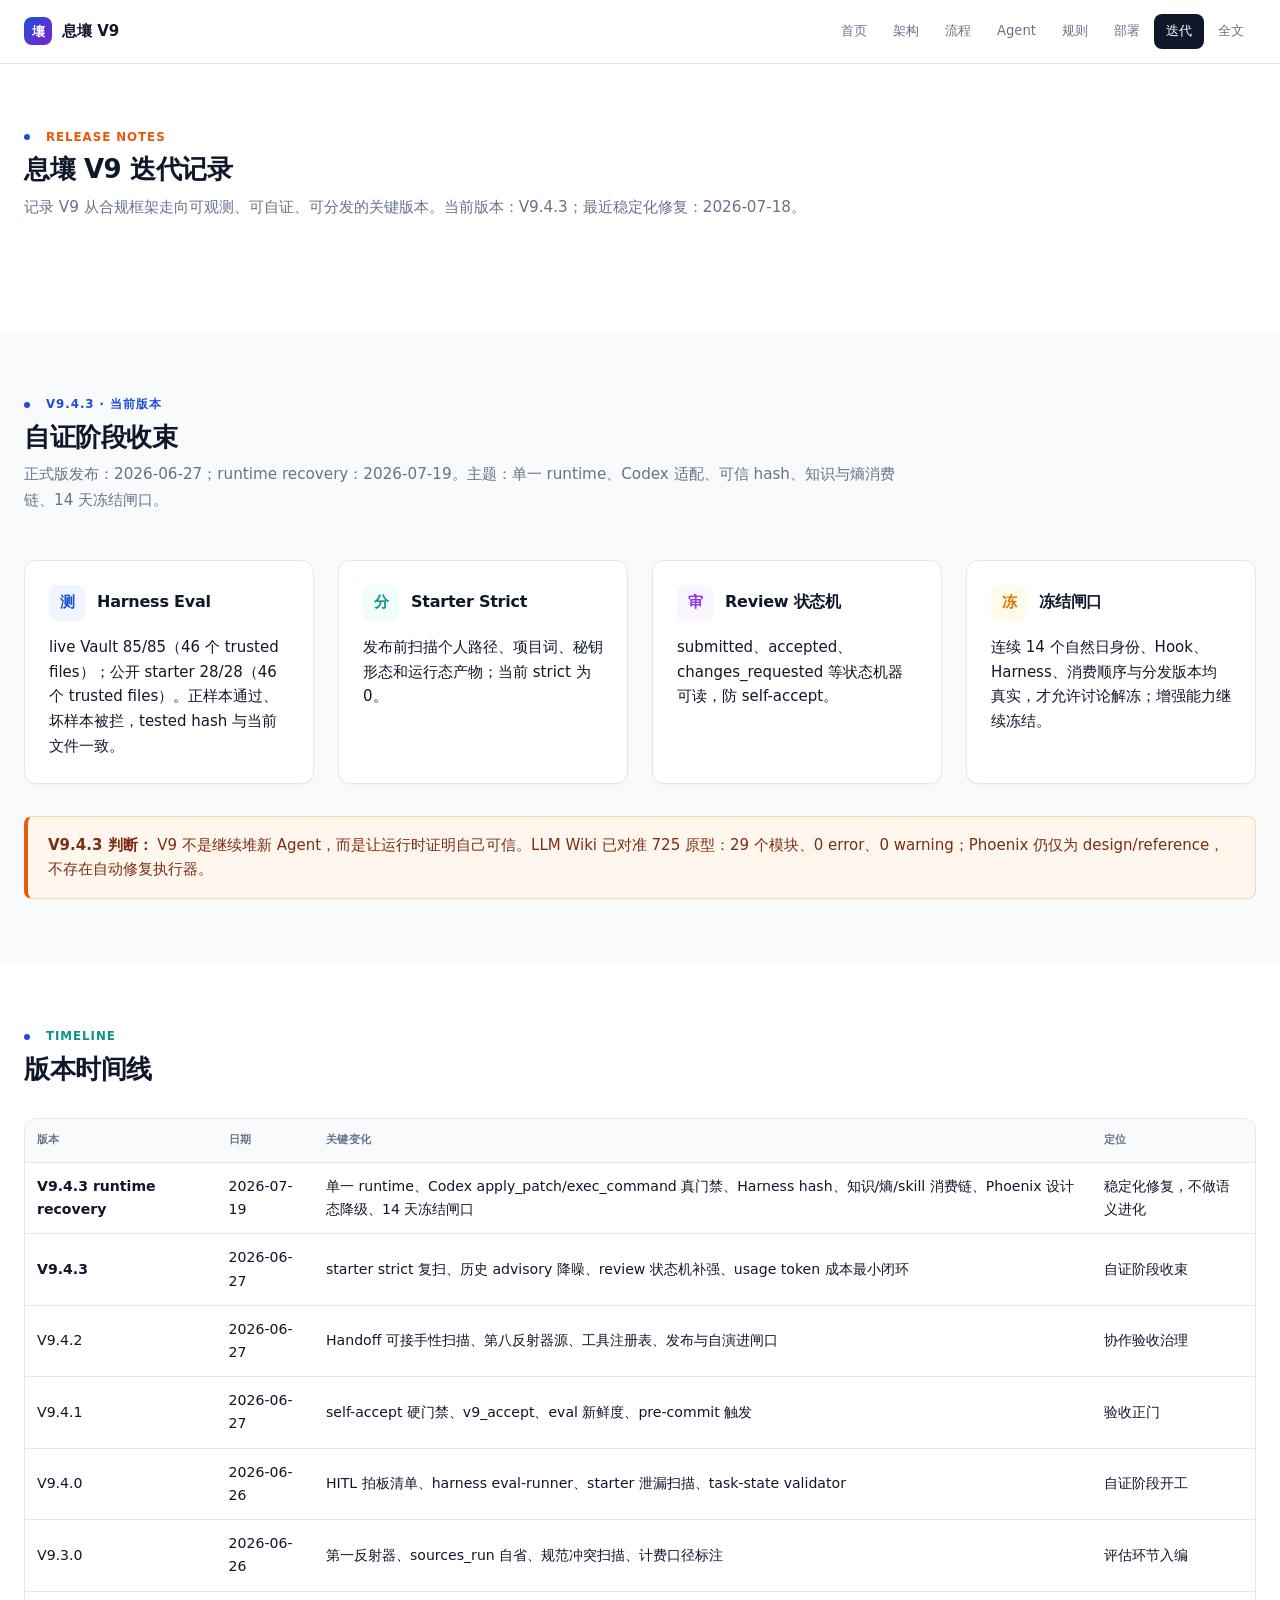
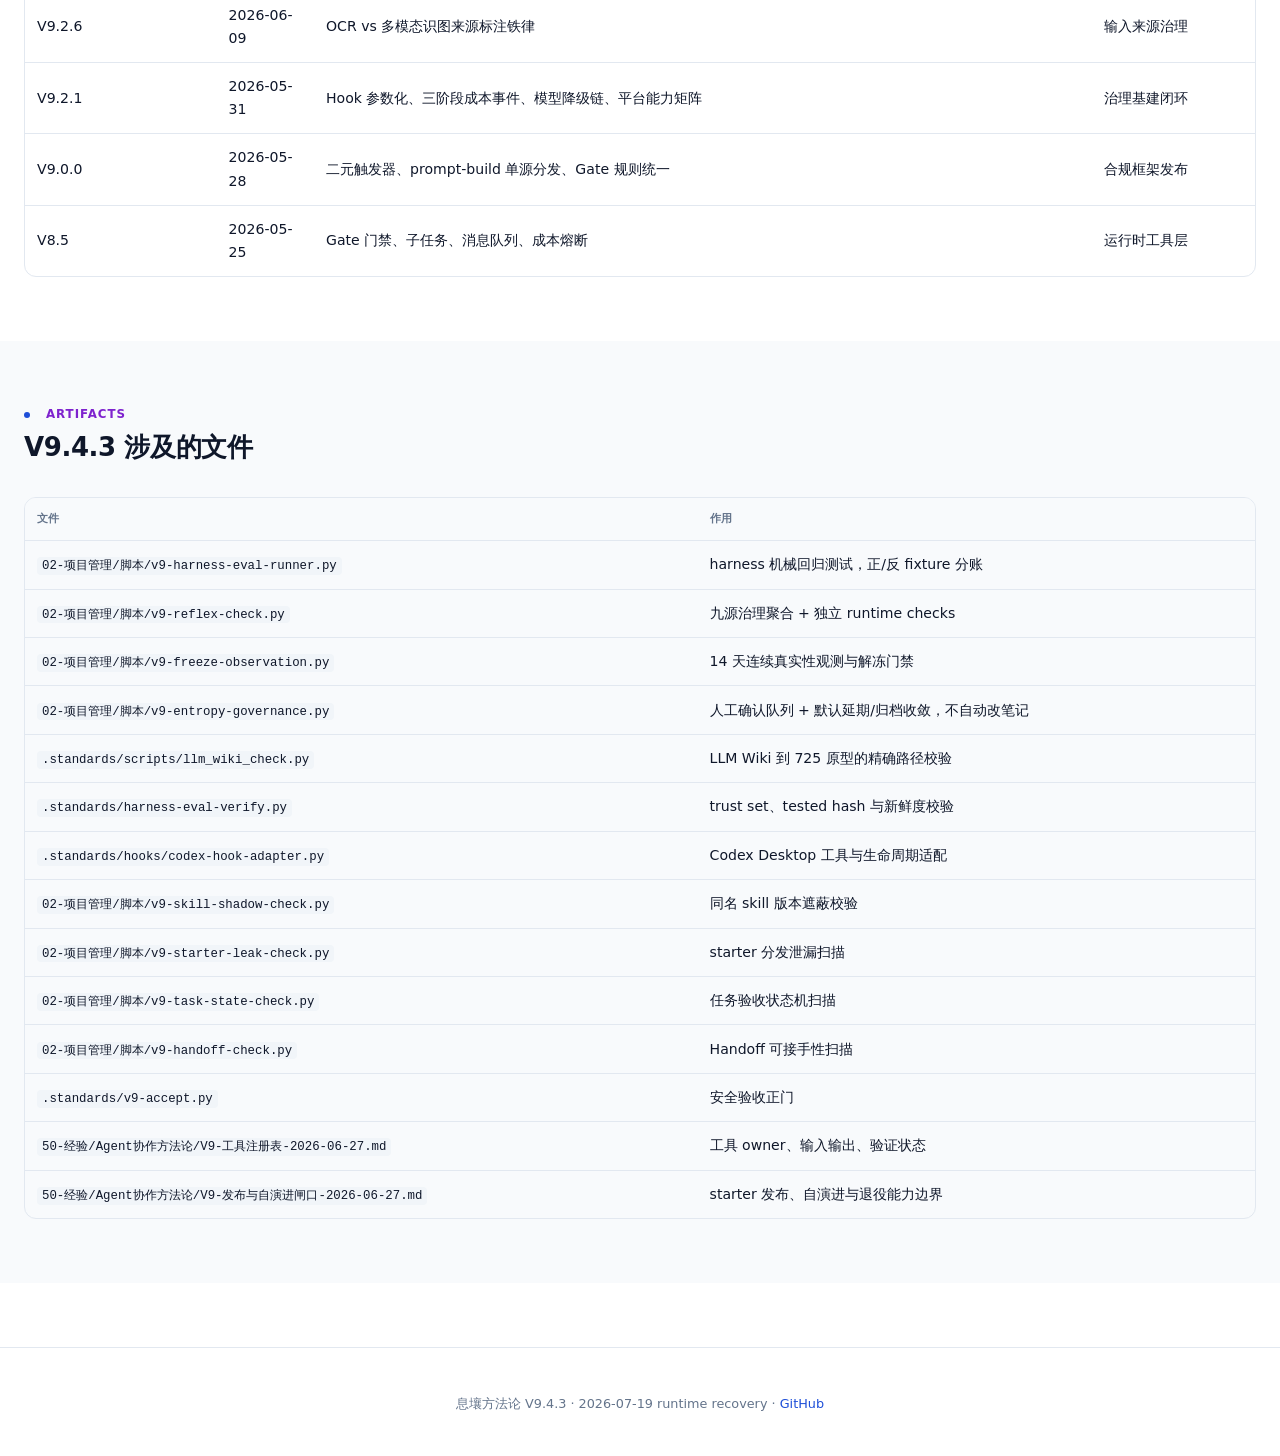
<file: releases/index.html>
<!DOCTYPE html>
<html lang="zh-CN">
<head>
  <meta charset="UTF-8">
  <meta name="viewport" content="width=device-width, initial-scale=1.0">
  <title>迭代记录 — 息壤 V9</title>
  <meta name="description" content="息壤 V9 迭代记录：V9.4.3 runtime recovery、Codex 真门禁、运行时消费链、Harness hash 与 14 天冻结闸口。">
  <link rel="stylesheet" href="../assets/css/shared.css">
</head>
<body data-page="releases">

<nav class="nav">
  <div class="nav-inner">
    <a href="../" class="nav-brand">
      <span class="nav-brand-icon">壤</span>
      <span>息壤 V9</span>
    </a>
    <div class="nav-links">
      <a href="../">首页</a>
      <a href="../architecture/">架构</a>
      <a href="../workflow/">流程</a>
      <a href="../agents/">Agent</a>
      <a href="../rules/">规则</a>
      <a href="../deploy/">部署</a>
      <a href="../releases/">迭代</a>
      <a href="../methodology/">全文</a>
    </div>
    <button class="nav-mobile-toggle" aria-label="菜单">&#9776;</button>
  </div>
  <div class="nav-mobile-panel">
    <a href="../">首页</a>
    <a href="../architecture/">架构</a>
    <a href="../workflow/">流程</a>
    <a href="../agents/">Agent</a>
    <a href="../rules/">规则</a>
    <a href="../deploy/">部署</a>
    <a href="../releases/">迭代</a>
    <a href="../methodology/">全文</a>
  </div>
</nav>

<section>
  <div class="container">
    <div class="section-header">
      <div>
        <div class="section-eyebrow"><span class="section-eyebrow-dot" style="background:#ea580c"></span> <span style="color:#ea580c">Release Notes</span></div>
        <h1 class="section-title">息壤 V9 迭代记录</h1>
        <p class="section-subtitle">记录 V9 从合规框架走向可观测、可自证、可分发的关键版本。当前版本：V9.4.3；最近稳定化修复：2026-07-18。</p>
      </div>
    </div>
  </div>
</section>

<section class="section-alt">
  <div class="container">
    <div class="section-header">
      <div>
        <div class="section-eyebrow"><span class="section-eyebrow-dot" style="background:#1d4ed8"></span> <span style="color:#1d4ed8">V9.4.3 · 当前版本</span></div>
        <h2 class="section-title">自证阶段收束</h2>
        <p class="section-subtitle">正式版发布：2026-06-27；runtime recovery：2026-07-19。主题：单一 runtime、Codex 适配、可信 hash、知识与熵消费链、14 天冻结闸口。</p>
      </div>
    </div>

    <div class="grid grid-4">
      <div class="card clr-blue">
        <div class="card-header">
          <div class="card-icon">测</div>
          <h3 class="card-title">Harness Eval</h3>
        </div>
        <div class="card-desc">live Vault 85/85（46 个 trusted files）；公开 starter 28/28（46 个 trusted files）。正样本通过、坏样本被拦，tested hash 与当前文件一致。</div>
      </div>
      <div class="card clr-teal">
        <div class="card-header">
          <div class="card-icon">分</div>
          <h3 class="card-title">Starter Strict</h3>
        </div>
        <div class="card-desc">发布前扫描个人路径、项目词、秘钥形态和运行态产物；当前 strict 为 0。</div>
      </div>
      <div class="card clr-purple">
        <div class="card-header">
          <div class="card-icon">审</div>
          <h3 class="card-title">Review 状态机</h3>
        </div>
        <div class="card-desc">submitted、accepted、changes_requested 等状态机器可读，防 self-accept。</div>
      </div>
      <div class="card clr-amber">
        <div class="card-header">
          <div class="card-icon">冻</div>
          <h3 class="card-title">冻结闸口</h3>
        </div>
        <div class="card-desc">连续 14 个自然日身份、Hook、Harness、消费顺序与分发版本均真实，才允许讨论解冻；增强能力继续冻结。</div>
      </div>
    </div>

    <div class="callout" style="margin-top:2rem;">
      <strong>V9.4.3 判断：</strong>
      V9 不是继续堆新 Agent，而是让运行时证明自己可信。LLM Wiki 已对准 725 原型：29 个模块、0 error、0 warning；Phoenix 仍仅为 design/reference，不存在自动修复执行器。
    </div>
  </div>
</section>

<section>
  <div class="container">
    <div class="section-header">
      <div>
        <div class="section-eyebrow"><span class="section-eyebrow-dot" style="background:#0d9488"></span> <span style="color:#0d9488">Timeline</span></div>
        <h2 class="section-title">版本时间线</h2>
      </div>
    </div>

    <div class="table-wrap">
      <table>
        <thead>
          <tr><th>版本</th><th>日期</th><th>关键变化</th><th>定位</th></tr>
        </thead>
        <tbody>
          <tr><td><strong>V9.4.3 runtime recovery</strong></td><td>2026-07-19</td><td>单一 runtime、Codex apply_patch/exec_command 真门禁、Harness hash、知识/熵/skill 消费链、Phoenix 设计态降级、14 天冻结闸口</td><td>稳定化修复，不做语义进化</td></tr>
          <tr><td><strong>V9.4.3</strong></td><td>2026-06-27</td><td>starter strict 复扫、历史 advisory 降噪、review 状态机补强、usage token 成本最小闭环</td><td>自证阶段收束</td></tr>
          <tr><td>V9.4.2</td><td>2026-06-27</td><td>Handoff 可接手性扫描、第八反射器源、工具注册表、发布与自演进闸口</td><td>协作验收治理</td></tr>
          <tr><td>V9.4.1</td><td>2026-06-27</td><td>self-accept 硬门禁、v9_accept、eval 新鲜度、pre-commit 触发</td><td>验收正门</td></tr>
          <tr><td>V9.4.0</td><td>2026-06-26</td><td>HITL 拍板清单、harness eval-runner、starter 泄漏扫描、task-state validator</td><td>自证阶段开工</td></tr>
          <tr><td>V9.3.0</td><td>2026-06-26</td><td>第一反射器、sources_run 自省、规范冲突扫描、计费口径标注</td><td>评估环节入编</td></tr>
          <tr><td>V9.2.6</td><td>2026-06-09</td><td>OCR vs 多模态识图来源标注铁律</td><td>输入来源治理</td></tr>
          <tr><td>V9.2.1</td><td>2026-05-31</td><td>Hook 参数化、三阶段成本事件、模型降级链、平台能力矩阵</td><td>治理基建闭环</td></tr>
          <tr><td>V9.0.0</td><td>2026-05-28</td><td>二元触发器、prompt-build 单源分发、Gate 规则统一</td><td>合规框架发布</td></tr>
          <tr><td>V8.5</td><td>2026-05-25</td><td>Gate 门禁、子任务、消息队列、成本熔断</td><td>运行时工具层</td></tr>
        </tbody>
      </table>
    </div>
  </div>
</section>

<section class="section-alt">
  <div class="container">
    <div class="section-header">
      <div>
        <div class="section-eyebrow"><span class="section-eyebrow-dot" style="background:#7e22ce"></span> <span style="color:#7e22ce">Artifacts</span></div>
        <h2 class="section-title">V9.4.3 涉及的文件</h2>
      </div>
    </div>

    <div class="table-wrap">
      <table>
        <thead>
          <tr><th>文件</th><th>作用</th></tr>
        </thead>
        <tbody>
          <tr><td><code>02-项目管理/脚本/v9-harness-eval-runner.py</code></td><td>harness 机械回归测试，正/反 fixture 分账</td></tr>
          <tr><td><code>02-项目管理/脚本/v9-reflex-check.py</code></td><td>九源治理聚合 + 独立 runtime checks</td></tr>
          <tr><td><code>02-项目管理/脚本/v9-freeze-observation.py</code></td><td>14 天连续真实性观测与解冻门禁</td></tr>
          <tr><td><code>02-项目管理/脚本/v9-entropy-governance.py</code></td><td>人工确认队列 + 默认延期/归档收敛，不自动改笔记</td></tr>
          <tr><td><code>.standards/scripts/llm_wiki_check.py</code></td><td>LLM Wiki 到 725 原型的精确路径校验</td></tr>
          <tr><td><code>.standards/harness-eval-verify.py</code></td><td>trust set、tested hash 与新鲜度校验</td></tr>
          <tr><td><code>.standards/hooks/codex-hook-adapter.py</code></td><td>Codex Desktop 工具与生命周期适配</td></tr>
          <tr><td><code>02-项目管理/脚本/v9-skill-shadow-check.py</code></td><td>同名 skill 版本遮蔽校验</td></tr>
          <tr><td><code>02-项目管理/脚本/v9-starter-leak-check.py</code></td><td>starter 分发泄漏扫描</td></tr>
          <tr><td><code>02-项目管理/脚本/v9-task-state-check.py</code></td><td>任务验收状态机扫描</td></tr>
          <tr><td><code>02-项目管理/脚本/v9-handoff-check.py</code></td><td>Handoff 可接手性扫描</td></tr>
          <tr><td><code>.standards/v9-accept.py</code></td><td>安全验收正门</td></tr>
          <tr><td><code>50-经验/Agent协作方法论/V9-工具注册表-2026-06-27.md</code></td><td>工具 owner、输入输出、验证状态</td></tr>
          <tr><td><code>50-经验/Agent协作方法论/V9-发布与自演进闸口-2026-06-27.md</code></td><td>starter 发布、自演进与退役能力边界</td></tr>
        </tbody>
      </table>
    </div>
  </div>
</section>

<footer class="footer">
  <div class="container">
    <p>息壤方法论 V9.4.3 · 2026-07-19 runtime recovery · <a href="https://github.com/disturbo/xirang">GitHub</a></p>
  </div>
</footer>

<script src="../assets/js/shared.js"></script>
</body>
</html>
</file>
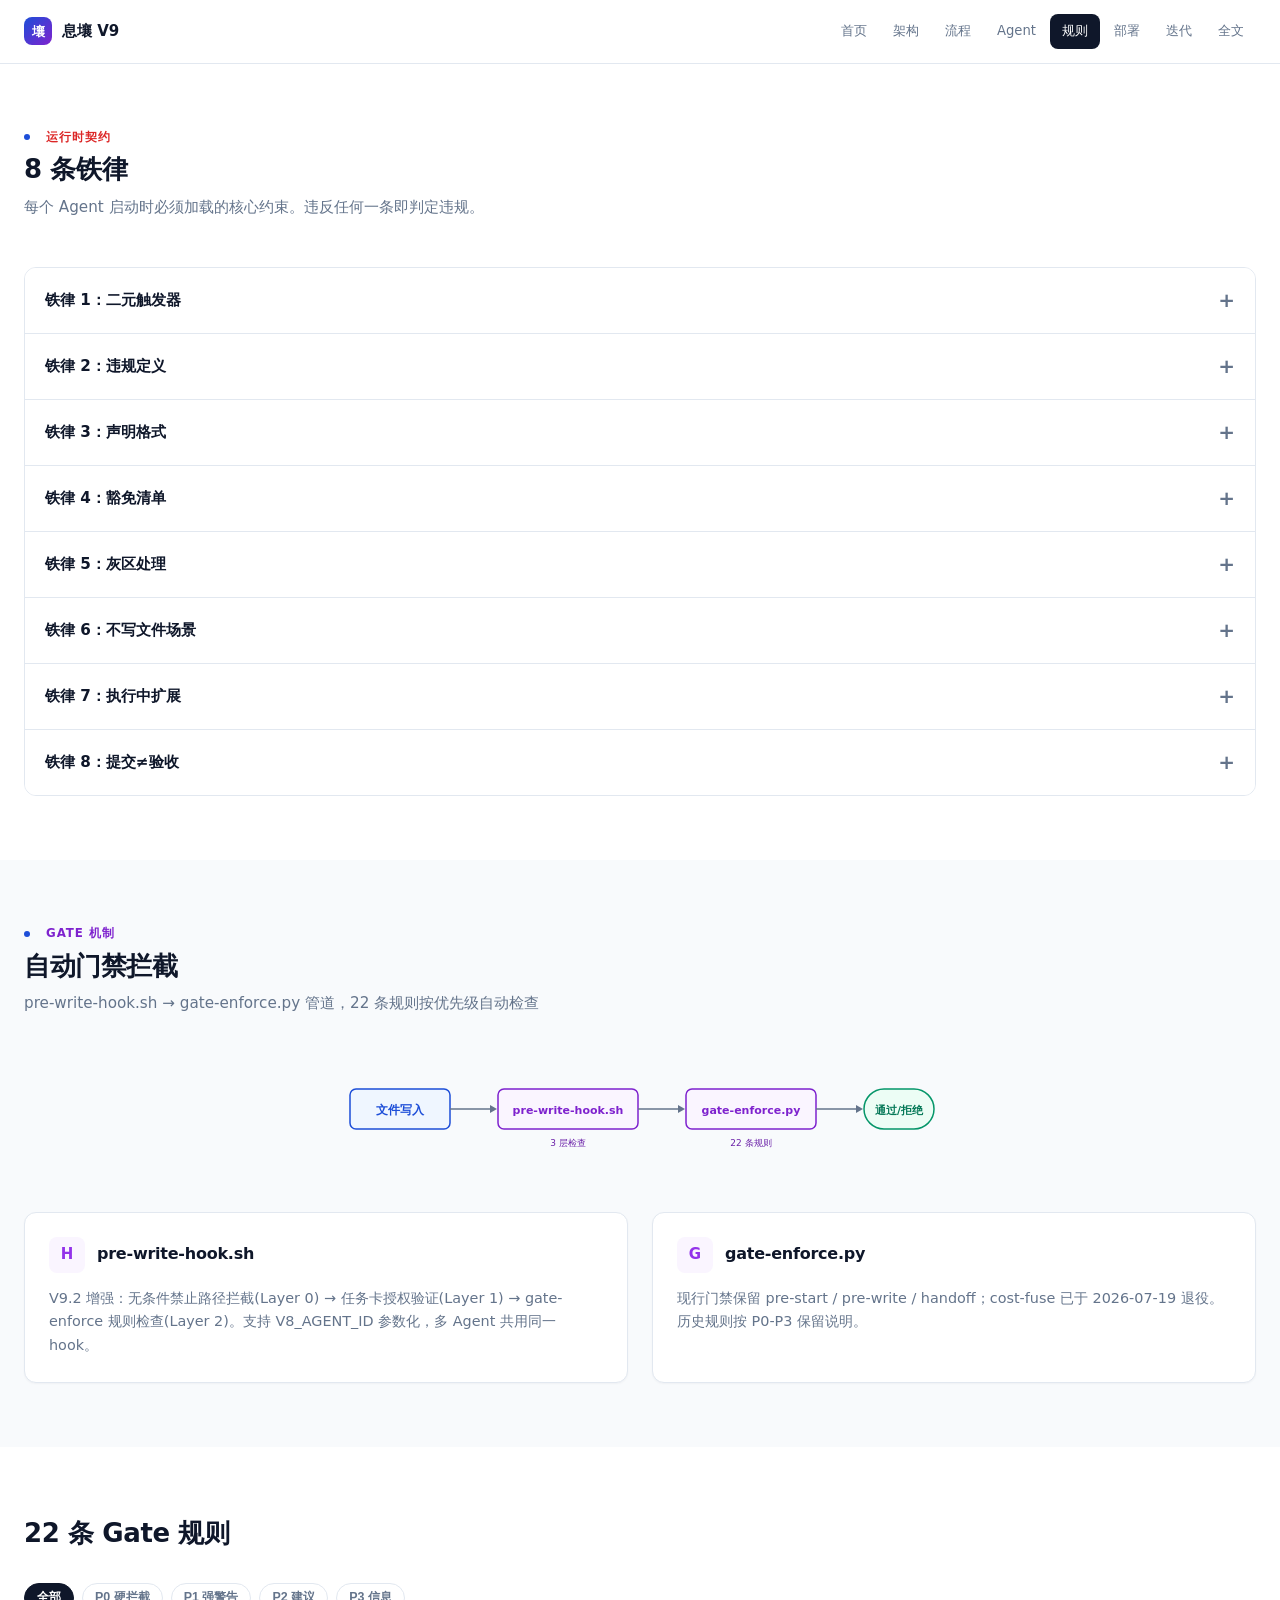
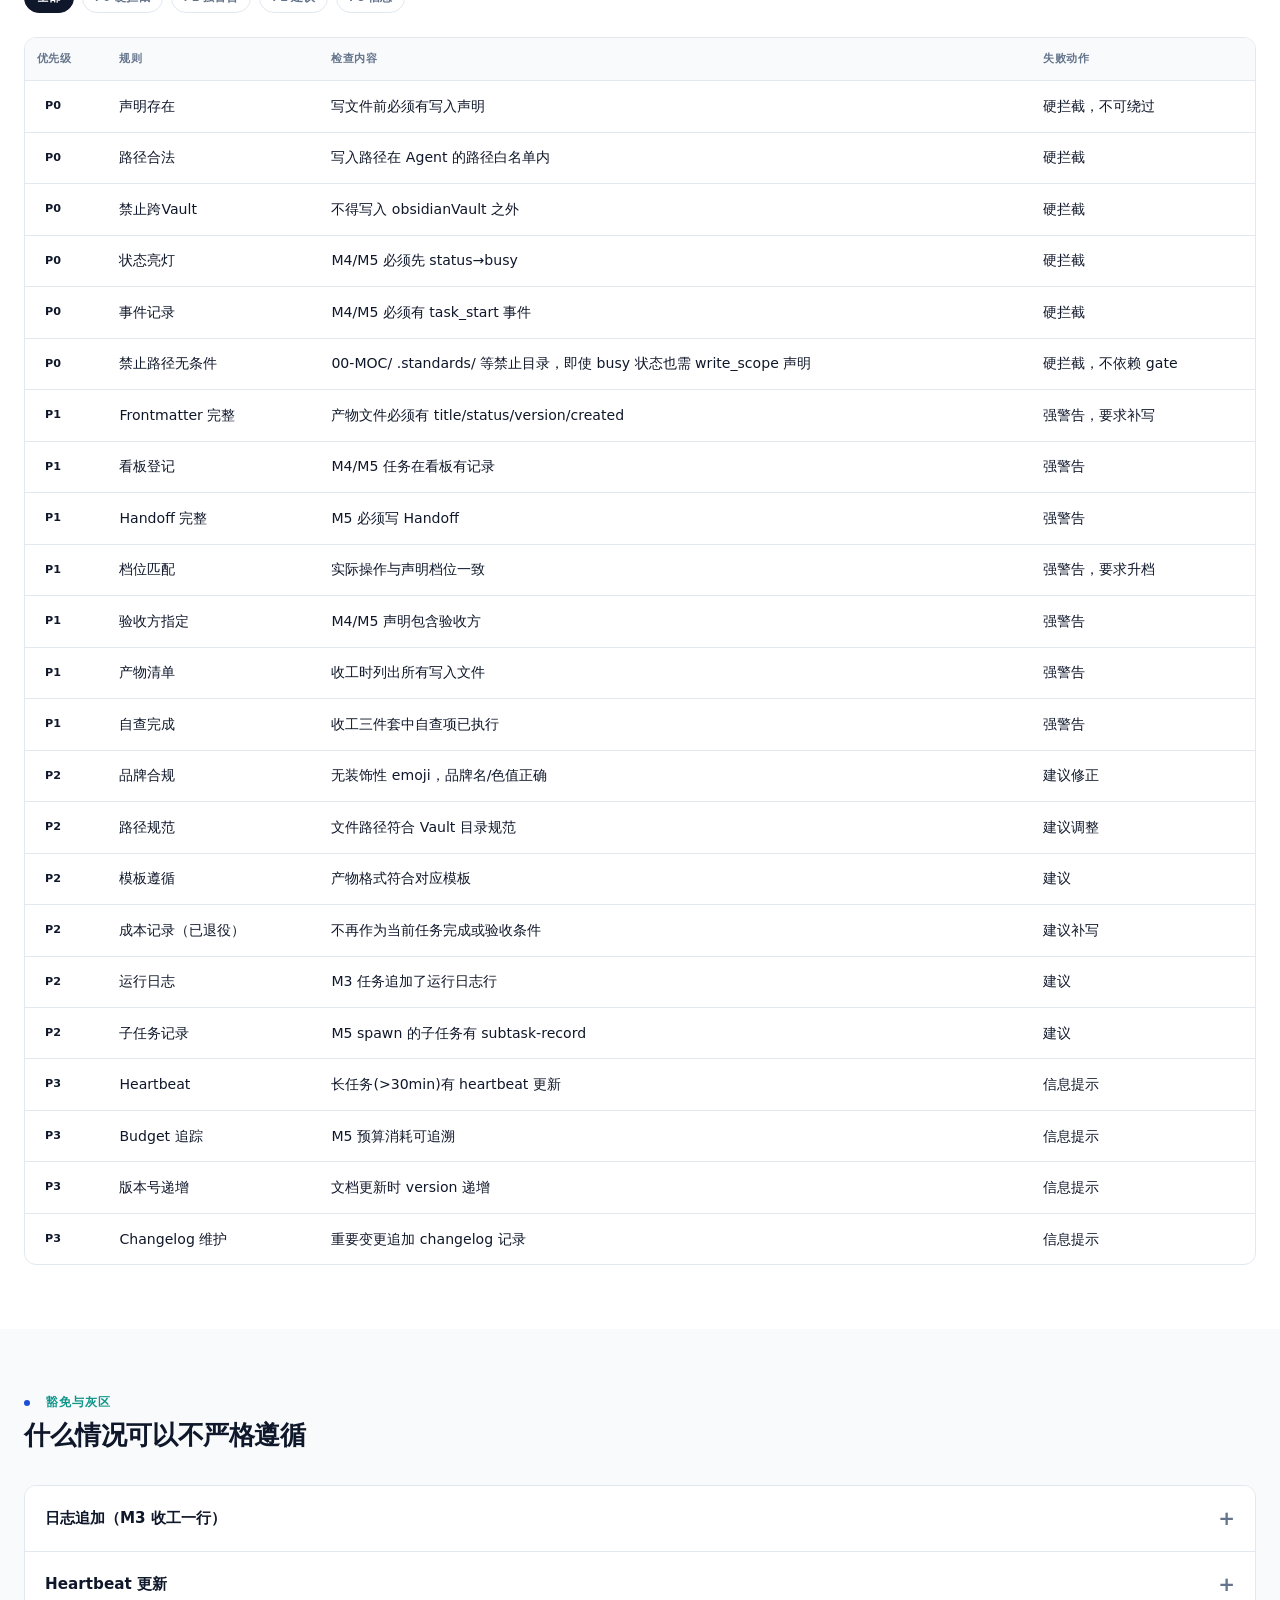
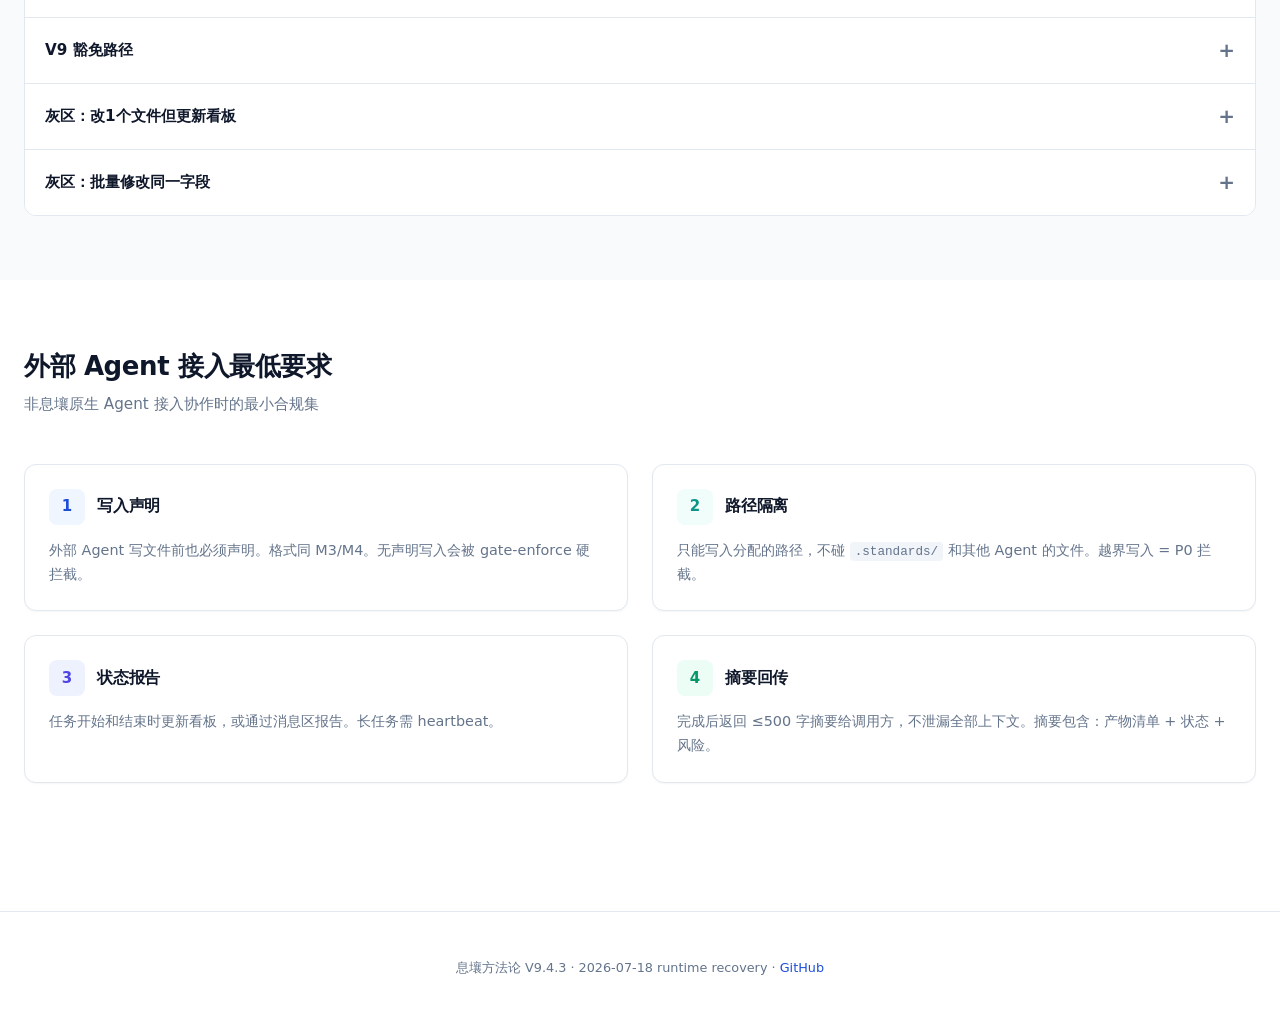
<file: rules/index.html>
<!DOCTYPE html>
<html lang="zh-CN">
<head>
  <meta charset="UTF-8">
  <meta name="viewport" content="width=device-width, initial-scale=1.0">
  <title>规则 — 息壤 V9</title>
  <link rel="stylesheet" href="../assets/css/shared.css">
  <style>
    .filter-group { display: flex; flex-wrap: wrap; gap: 0.5rem; margin-bottom: 1.5rem; }
    .filter-btn {
      display: inline-flex; align-items: center;
      padding: 0.35rem 0.75rem; border-radius: 9999px;
      font-size: 0.78rem; font-weight: 600;
      border: 1px solid var(--border); background: white;
      color: var(--fg-muted); cursor: pointer;
      transition: all 0.15s;
    }
    .filter-btn:hover { border-color: var(--primary); color: var(--primary); }
    .filter-btn.active { background: var(--fg); color: white; border-color: var(--fg); }
  </style>
</head>
<body data-page="rules">

<nav class="nav">
  <div class="nav-inner">
    <a href="../" class="nav-brand">
      <span class="nav-brand-icon">壤</span>
      <span>息壤 V9</span>
    </a>
    <div class="nav-links">
      <a href="../">首页</a>
      <a href="../architecture/">架构</a>
      <a href="../workflow/">流程</a>
      <a href="../agents/">Agent</a>
      <a href="../rules/">规则</a>
      <a href="../deploy/">部署</a>
      <a href="../releases/">迭代</a>
      <a href="../methodology/">全文</a>
    </div>
    <button class="nav-mobile-toggle" aria-label="菜单">&#9776;</button>
  </div>
  <div class="nav-mobile-panel">
    <a href="../">首页</a>
    <a href="../architecture/">架构</a>
    <a href="../workflow/">流程</a>
    <a href="../agents/">Agent</a>
    <a href="../rules/">规则</a>
    <a href="../deploy/">部署</a>
    <a href="../releases/">迭代</a>
      <a href="../methodology/">全文</a>
  </div>
</nav>

<!-- ====== Section 1: Eight Core Laws ====== -->
<section>
  <div class="container">
    <div class="section-header">
      <div>
        <div class="section-eyebrow"><span class="section-eyebrow-dot" style="background:#dc2626"></span> <span style="color:#dc2626">运行时契约</span></div>
        <h2 class="section-title">8 条铁律</h2>
        <p class="section-subtitle">每个 Agent 启动时必须加载的核心约束。违反任何一条即判定违规。</p>
      </div>
    </div>

    <div class="accordion" data-single>
      <div class="accordion-item">
        <div class="accordion-header">铁律 1：二元触发器</div>
        <div class="accordion-body">
          <p style="margin:0;font-size:0.9rem;color:var(--fg-muted);">收到消息 → 第一判断是「会写文件吗」→ 写 = 声明，不写 = 直接回复。没有第三种情况。</p>
        </div>
      </div>
      <div class="accordion-item">
        <div class="accordion-header">铁律 2：违规定义</div>
        <div class="accordion-body">
          <p style="margin:0;font-size:0.9rem;color:var(--fg-muted);">写了文件但没声明 = 违规。这是唯一的铁律。所有复杂规则都是这条的操作化展开。</p>
        </div>
      </div>
      <div class="accordion-item">
        <div class="accordion-header">铁律 3：声明格式</div>
        <div class="accordion-body">
          <ul style="margin:0;padding-left:1.25rem;font-size:0.9rem;color:var(--fg-muted);line-height:2;">
            <li><strong>M3:</strong> 一行 <code>V9 写入声明：{路径} | {摘要}</code></li>
            <li><strong>M4:</strong> 完整 <code>V9 已激活：</code> 块（档位 + 任务 + 范围 + 验收方）</li>
            <li><strong>M5:</strong> M4 + 预算 + 拆分计划</li>
          </ul>
        </div>
      </div>
      <div class="accordion-item">
        <div class="accordion-header">铁律 4：豁免清单</div>
        <div class="accordion-body">
          <ul style="margin:0;padding-left:1.25rem;font-size:0.9rem;color:var(--fg-muted);line-height:2;">
            <li>追加运行日志一行（M3 收工）免声明</li>
            <li>heartbeat 更新（状态文件 last_heartbeat 字段）免声明</li>
            <li>仅此两项，无其他豁免</li>
          </ul>
        </div>
      </div>
      <div class="accordion-item">
        <div class="accordion-header">铁律 5：灰区处理</div>
        <div class="accordion-body">
          <ul style="margin:0;padding-left:1.25rem;font-size:0.9rem;color:var(--fg-muted);line-height:2;">
            <li>有具体对象 + 明确产出物 → 写文件</li>
            <li>咨询语气 → 不写</li>
            <li>无法判定 → 问用户，1轮内确认</li>
          </ul>
        </div>
      </div>
      <div class="accordion-item">
        <div class="accordion-header">铁律 6：不写文件场景</div>
        <div class="accordion-body">
          <p style="margin:0;font-size:0.9rem;color:var(--fg-muted);">解释 / 讨论 / 评审 / 闲聊 / 巡检 = 不写文件 = 零合规开销。闲聊不是任务。</p>
        </div>
      </div>
      <div class="accordion-item">
        <div class="accordion-header">铁律 7：执行中扩展</div>
        <div class="accordion-body">
          <p style="margin:0;font-size:0.9rem;color:var(--fg-muted);">发现要写更多文件 → 暂停 → 补充声明 → 再继续。每次写入前自问：「我声明过要写这个文件吗？」没有 → 先声明。</p>
        </div>
      </div>
      <div class="accordion-item">
        <div class="accordion-header">铁律 8：提交≠验收</div>
        <div class="accordion-body">
          <p style="margin:0;font-size:0.9rem;color:var(--fg-muted);"><code>submitted</code> 不等于 <code>accepted</code>。未经验收方确认，不得声称已验收。</p>
        </div>
      </div>
    </div>
  </div>
</section>

<!-- ====== Section 2: Gate & Hook Mechanism ====== -->
<section class="section-alt">
  <div class="container">
    <div class="section-header">
      <div>
        <div class="section-eyebrow"><span class="section-eyebrow-dot" style="background:#7e22ce"></span> <span style="color:#7e22ce">Gate 机制</span></div>
        <h2 class="section-title">自动门禁拦截</h2>
        <p class="section-subtitle">pre-write-hook.sh → gate-enforce.py 管道，22 条规则按优先级自动检查</p>
      </div>
    </div>

    <div style="text-align:center;margin-bottom:2.5rem;">
      <svg viewBox="0 0 600 100" xmlns="http://www.w3.org/2000/svg" style="max-width:600px;width:100%;">
        <!-- Box 1: 文件写入 -->
        <rect x="10" y="25" width="100" height="40" rx="6" fill="#eff6ff" stroke="#1d4ed8" stroke-width="1.5"/>
        <text x="60" y="50" text-anchor="middle" font-size="12" font-weight="600" fill="#1d4ed8">文件写入</text>

        <!-- Arrow 1 -->
        <line x1="110" y1="45" x2="155" y2="45" stroke="#64748b" stroke-width="1.5"/>
        <polygon points="150,41 150,49 157,45" fill="#64748b"/>

        <!-- Box 2: pre-write-hook.sh -->
        <rect x="158" y="25" width="140" height="40" rx="6" fill="#faf5ff" stroke="#7e22ce" stroke-width="1.5"/>
        <text x="228" y="50" text-anchor="middle" font-size="11" font-weight="600" fill="#7e22ce">pre-write-hook.sh</text>
        <text x="228" y="82" text-anchor="middle" font-size="9" fill="#6b21a8">3 层检查</text>

        <!-- Arrow 2 -->
        <line x1="298" y1="45" x2="343" y2="45" stroke="#64748b" stroke-width="1.5"/>
        <polygon points="338,41 338,49 345,45" fill="#64748b"/>

        <!-- Box 3: gate-enforce.py -->
        <rect x="346" y="25" width="130" height="40" rx="6" fill="#faf5ff" stroke="#7e22ce" stroke-width="1.5"/>
        <text x="411" y="50" text-anchor="middle" font-size="11" font-weight="600" fill="#7e22ce">gate-enforce.py</text>
        <text x="411" y="82" text-anchor="middle" font-size="9" fill="#6b21a8">22 条规则</text>

        <!-- Arrow 3 -->
        <line x1="476" y1="45" x2="521" y2="45" stroke="#64748b" stroke-width="1.5"/>
        <polygon points="516,41 516,49 523,45" fill="#64748b"/>

        <!-- Box 4: 通过/拒绝 -->
        <rect x="524" y="25" width="70" height="40" rx="20" fill="#ecfdf5" stroke="#059669" stroke-width="1.5"/>
        <text x="559" y="50" text-anchor="middle" font-size="11" font-weight="600" fill="#047857">通过/拒绝</text>
      </svg>
    </div>

    <div class="grid grid-2">
      <div class="card clr-purple">
        <div class="card-header">
          <div class="card-icon">H</div>
          <h3 class="card-title">pre-write-hook.sh</h3>
        </div>
        <p style="margin:0;font-size:0.9rem;color:var(--fg-muted);">V9.2 增强：无条件禁止路径拦截(Layer 0) → 任务卡授权验证(Layer 1) → gate-enforce 规则检查(Layer 2)。支持 V8_AGENT_ID 参数化，多 Agent 共用同一 hook。</p>
      </div>
      <div class="card clr-purple">
        <div class="card-header">
          <div class="card-icon">G</div>
          <h3 class="card-title">gate-enforce.py</h3>
        </div>
        <p style="margin:0;font-size:0.9rem;color:var(--fg-muted);">现行门禁保留 pre-start / pre-write / handoff；cost-fuse 已于 2026-07-19 退役。历史规则按 P0-P3 保留说明。</p>
      </div>
    </div>
  </div>
</section>

<!-- ====== Section 3: 22 Rules Table ====== -->
<section>
  <div class="container">
    <div class="section-header">
      <div>
        <h2 class="section-title">22 条 Gate 规则</h2>
      </div>
    </div>

    <div class="filter-group">
      <button class="filter-btn active" data-filter="all">全部</button>
      <button class="filter-btn" data-filter="P0">P0 硬拦截</button>
      <button class="filter-btn" data-filter="P1">P1 强警告</button>
      <button class="filter-btn" data-filter="P2">P2 建议</button>
      <button class="filter-btn" data-filter="P3">P3 信息</button>
    </div>

    <div class="table-wrap">
      <table class="filterable-table">
        <thead>
          <tr>
            <th>优先级</th>
            <th>规则</th>
            <th>检查内容</th>
            <th>失败动作</th>
          </tr>
        </thead>
        <tbody>
          <tr data-priority="P0">
            <td><span class="badge clr-red">P0</span></td>
            <td>声明存在</td>
            <td>写文件前必须有写入声明</td>
            <td>硬拦截，不可绕过</td>
          </tr>
          <tr data-priority="P0">
            <td><span class="badge clr-red">P0</span></td>
            <td>路径合法</td>
            <td>写入路径在 Agent 的路径白名单内</td>
            <td>硬拦截</td>
          </tr>
          <tr data-priority="P0">
            <td><span class="badge clr-red">P0</span></td>
            <td>禁止跨Vault</td>
            <td>不得写入 obsidianVault 之外</td>
            <td>硬拦截</td>
          </tr>
          <tr data-priority="P0">
            <td><span class="badge clr-red">P0</span></td>
            <td>状态亮灯</td>
            <td>M4/M5 必须先 status→busy</td>
            <td>硬拦截</td>
          </tr>
          <tr data-priority="P0">
            <td><span class="badge clr-red">P0</span></td>
            <td>事件记录</td>
            <td>M4/M5 必须有 task_start 事件</td>
            <td>硬拦截</td>
          </tr>
          <tr data-priority="P0">
            <td><span class="badge clr-red">P0</span></td>
            <td>禁止路径无条件</td>
            <td>00-MOC/ .standards/ 等禁止目录，即使 busy 状态也需 write_scope 声明</td>
            <td>硬拦截，不依赖 gate</td>
          </tr>
          <tr data-priority="P1">
            <td><span class="badge clr-orange">P1</span></td>
            <td>Frontmatter 完整</td>
            <td>产物文件必须有 title/status/version/created</td>
            <td>强警告，要求补写</td>
          </tr>
          <tr data-priority="P1">
            <td><span class="badge clr-orange">P1</span></td>
            <td>看板登记</td>
            <td>M4/M5 任务在看板有记录</td>
            <td>强警告</td>
          </tr>
          <tr data-priority="P1">
            <td><span class="badge clr-orange">P1</span></td>
            <td>Handoff 完整</td>
            <td>M5 必须写 Handoff</td>
            <td>强警告</td>
          </tr>
          <tr data-priority="P1">
            <td><span class="badge clr-orange">P1</span></td>
            <td>档位匹配</td>
            <td>实际操作与声明档位一致</td>
            <td>强警告，要求升档</td>
          </tr>
          <tr data-priority="P1">
            <td><span class="badge clr-orange">P1</span></td>
            <td>验收方指定</td>
            <td>M4/M5 声明包含验收方</td>
            <td>强警告</td>
          </tr>
          <tr data-priority="P1">
            <td><span class="badge clr-orange">P1</span></td>
            <td>产物清单</td>
            <td>收工时列出所有写入文件</td>
            <td>强警告</td>
          </tr>
          <tr data-priority="P1">
            <td><span class="badge clr-orange">P1</span></td>
            <td>自查完成</td>
            <td>收工三件套中自查项已执行</td>
            <td>强警告</td>
          </tr>
          <tr data-priority="P2">
            <td><span class="badge clr-amber">P2</span></td>
            <td>品牌合规</td>
            <td>无装饰性 emoji，品牌名/色值正确</td>
            <td>建议修正</td>
          </tr>
          <tr data-priority="P2">
            <td><span class="badge clr-amber">P2</span></td>
            <td>路径规范</td>
            <td>文件路径符合 Vault 目录规范</td>
            <td>建议调整</td>
          </tr>
          <tr data-priority="P2">
            <td><span class="badge clr-amber">P2</span></td>
            <td>模板遵循</td>
            <td>产物格式符合对应模板</td>
            <td>建议</td>
          </tr>
          <tr data-priority="P2">
            <td><span class="badge clr-amber">P2</span></td>
            <td>成本记录（已退役）</td>
            <td>不再作为当前任务完成或验收条件</td>
            <td>建议补写</td>
          </tr>
          <tr data-priority="P2">
            <td><span class="badge clr-amber">P2</span></td>
            <td>运行日志</td>
            <td>M3 任务追加了运行日志行</td>
            <td>建议</td>
          </tr>
          <tr data-priority="P2">
            <td><span class="badge clr-amber">P2</span></td>
            <td>子任务记录</td>
            <td>M5 spawn 的子任务有 subtask-record</td>
            <td>建议</td>
          </tr>
          <tr data-priority="P3">
            <td><span class="badge clr-slate">P3</span></td>
            <td>Heartbeat</td>
            <td>长任务(>30min)有 heartbeat 更新</td>
            <td>信息提示</td>
          </tr>
          <tr data-priority="P3">
            <td><span class="badge clr-slate">P3</span></td>
            <td>Budget 追踪</td>
            <td>M5 预算消耗可追溯</td>
            <td>信息提示</td>
          </tr>
          <tr data-priority="P3">
            <td><span class="badge clr-slate">P3</span></td>
            <td>版本号递增</td>
            <td>文档更新时 version 递增</td>
            <td>信息提示</td>
          </tr>
          <tr data-priority="P3">
            <td><span class="badge clr-slate">P3</span></td>
            <td>Changelog 维护</td>
            <td>重要变更追加 changelog 记录</td>
            <td>信息提示</td>
          </tr>
        </tbody>
      </table>
    </div>
  </div>
</section>

<!-- ====== Section 4: Exemptions & Grey Areas ====== -->
<section class="section-alt">
  <div class="container">
    <div class="section-header">
      <div>
        <div class="section-eyebrow"><span class="section-eyebrow-dot" style="background:#0d9488"></span> <span style="color:#0d9488">豁免与灰区</span></div>
        <h2 class="section-title">什么情况可以不严格遵循</h2>
      </div>
    </div>

    <div class="accordion" data-single>
      <div class="accordion-item">
        <div class="accordion-header">日志追加（M3 收工一行）</div>
        <div class="accordion-body">
          <p style="margin:0;font-size:0.9rem;color:var(--fg-muted);">追加运行日志一行免声明。这是最常见的豁免。格式：<code>- HH:MM | M3 | 动作摘要 | 结果 | 产物路径(可选)</code></p>
        </div>
      </div>
      <div class="accordion-item">
        <div class="accordion-header">Heartbeat 更新</div>
        <div class="accordion-body">
          <p style="margin:0;font-size:0.9rem;color:var(--fg-muted);">状态文件的 last_heartbeat 字段更新免声明。V9.2 提供 <code>heartbeat-update.sh</code> 和 <code>heartbeat-check.sh</code> 自动化脚本，三级超时检测(15min/30min/60min)。</p>
        </div>
      </div>
      <div class="accordion-item">
        <div class="accordion-header">V9 豁免路径</div>
        <div class="accordion-body">
          <p style="margin:0;font-size:0.9rem;color:var(--fg-muted);">pre-write-hook.sh 对 <code>.standards/event-rotate.py</code> 和 heartbeat 更新自动放行。这是系统级白名单，非 Agent 可主动触发。</p>
        </div>
      </div>
      <div class="accordion-item">
        <div class="accordion-header">灰区：改1个文件但更新看板</div>
        <div class="accordion-body">
          <p style="margin:0;font-size:0.9rem;color:var(--fg-muted);">看板也是文件，所以是 M4（2个文件）。需完整声明。不要因为看板"只是更新状态"就忽略它。</p>
        </div>
      </div>
      <div class="accordion-item">
        <div class="accordion-header">灰区：批量修改同一字段</div>
        <div class="accordion-body">
          <p style="margin:0;font-size:0.9rem;color:var(--fg-muted);">即使内容一致，改 3+ 文件 = M4。档位取决于文件数量和复杂度，不取决于"改动是否一样"。</p>
        </div>
      </div>
    </div>
  </div>
</section>

<!-- ====== Section 5: External Agent Protocol ====== -->
<section>
  <div class="container">
    <div class="section-header">
      <div>
        <h2 class="section-title">外部 Agent 接入最低要求</h2>
        <p class="section-subtitle">非息壤原生 Agent 接入协作时的最小合规集</p>
      </div>
    </div>

    <div class="grid grid-2">
      <div class="card clr-blue card-hover">
        <div class="card-header">
          <div class="card-icon">1</div>
          <h3 class="card-title">写入声明</h3>
        </div>
        <p style="margin:0;font-size:0.9rem;color:var(--fg-muted);">外部 Agent 写文件前也必须声明。格式同 M3/M4。无声明写入会被 gate-enforce 硬拦截。</p>
      </div>
      <div class="card clr-teal card-hover">
        <div class="card-header">
          <div class="card-icon">2</div>
          <h3 class="card-title">路径隔离</h3>
        </div>
        <p style="margin:0;font-size:0.9rem;color:var(--fg-muted);">只能写入分配的路径，不碰 <code>.standards/</code> 和其他 Agent 的文件。越界写入 = P0 拦截。</p>
      </div>
      <div class="card clr-indigo card-hover">
        <div class="card-header">
          <div class="card-icon">3</div>
          <h3 class="card-title">状态报告</h3>
        </div>
        <p style="margin:0;font-size:0.9rem;color:var(--fg-muted);">任务开始和结束时更新看板，或通过消息区报告。长任务需 heartbeat。</p>
      </div>
      <div class="card clr-green card-hover">
        <div class="card-header">
          <div class="card-icon">4</div>
          <h3 class="card-title">摘要回传</h3>
        </div>
        <p style="margin:0;font-size:0.9rem;color:var(--fg-muted);">完成后返回 ≤500 字摘要给调用方，不泄漏全部上下文。摘要包含：产物清单 + 状态 + 风险。</p>
      </div>
    </div>
  </div>
</section>

<footer class="footer">
  <div class="container">
    <p>息壤方法论 V9.4.3 · 2026-07-18 runtime recovery · <a href="https://github.com/disturbo/xirang">GitHub</a></p>
  </div>
</footer>

<script src="../assets/js/shared.js"></script>
</body>
</html>
</file>
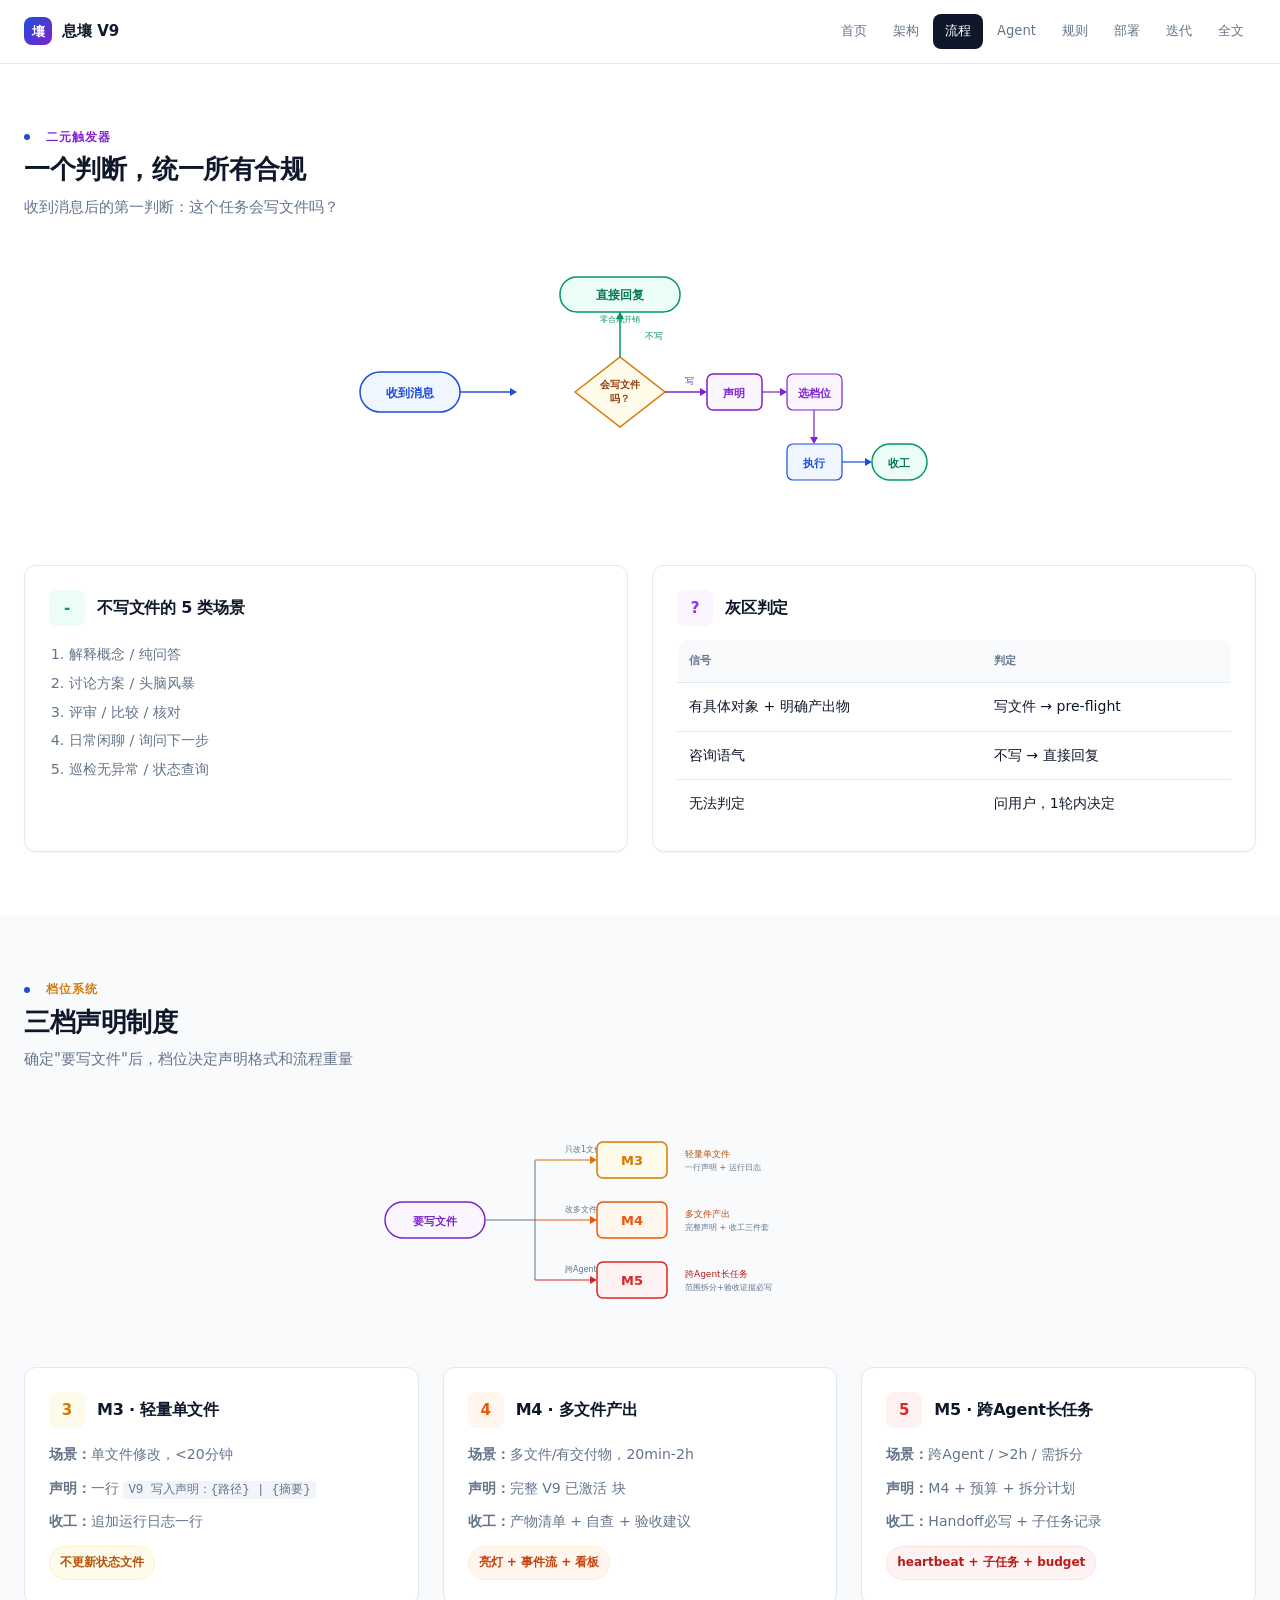
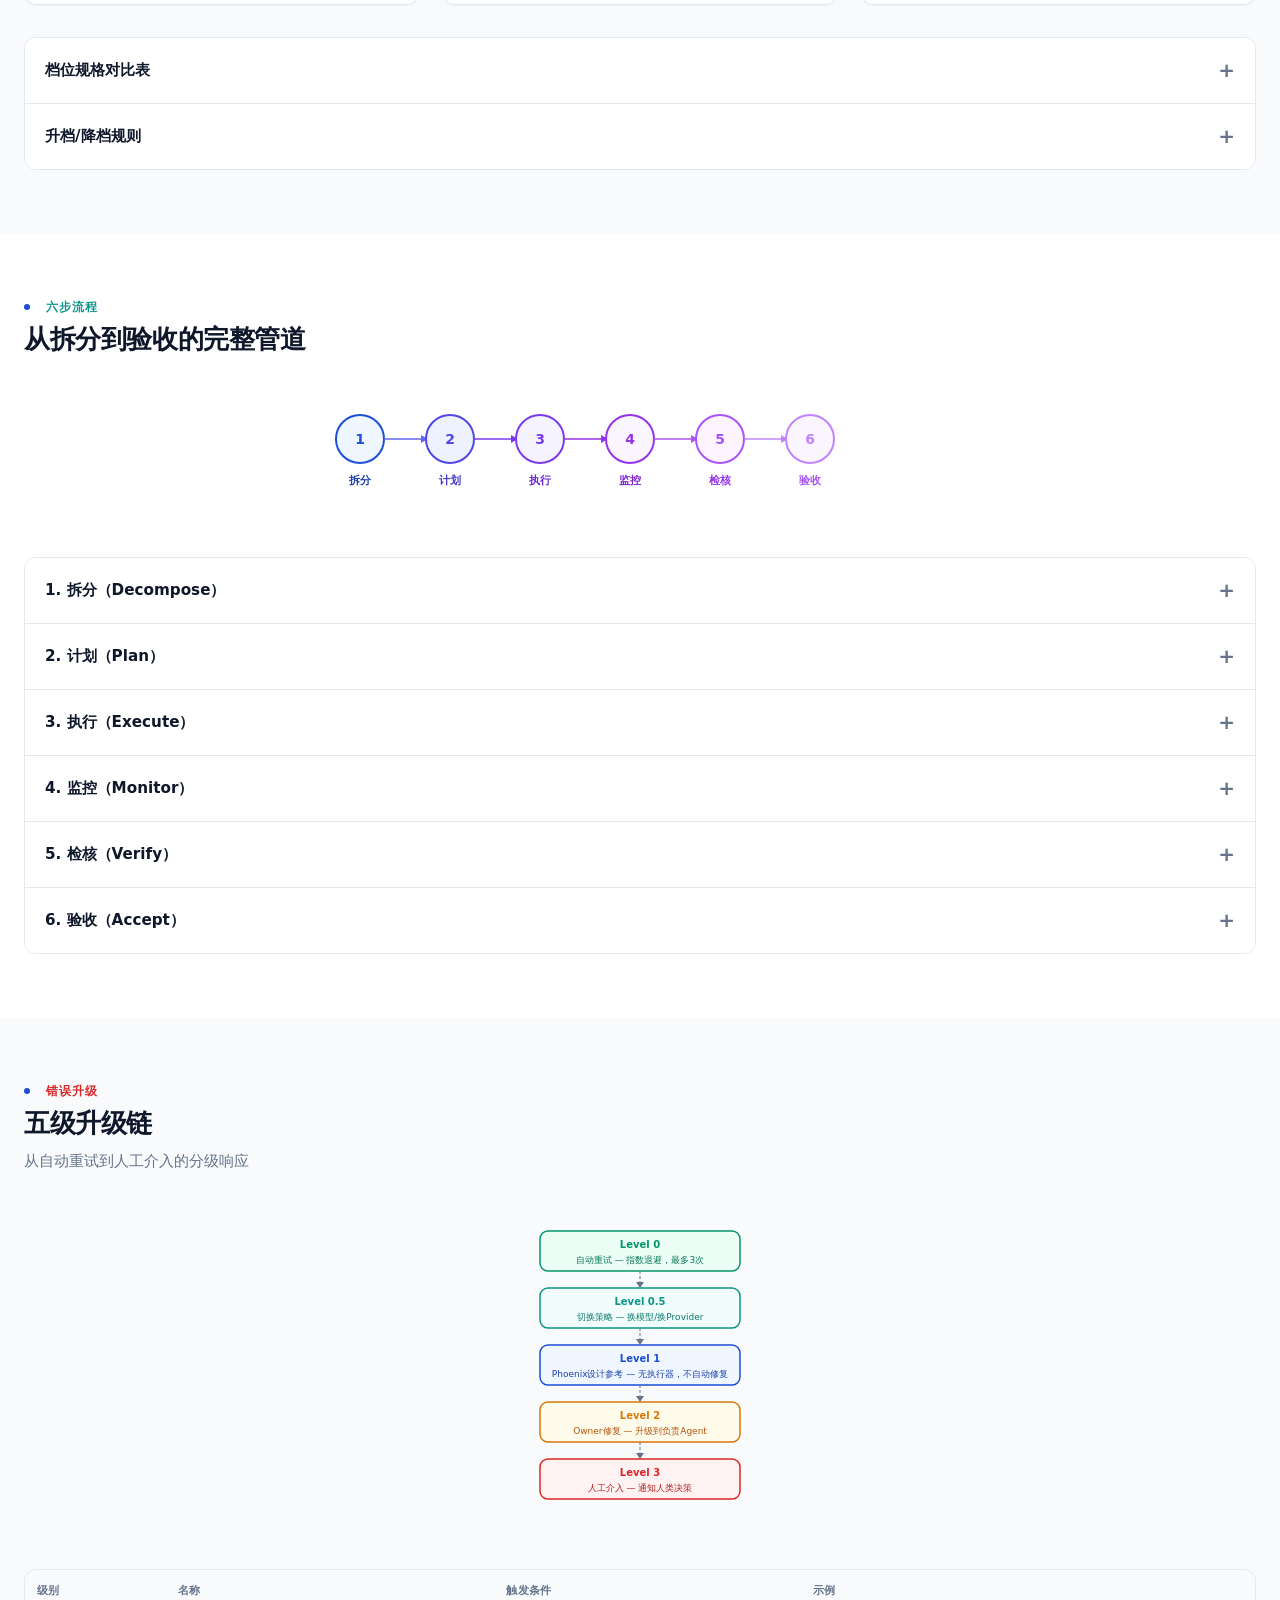
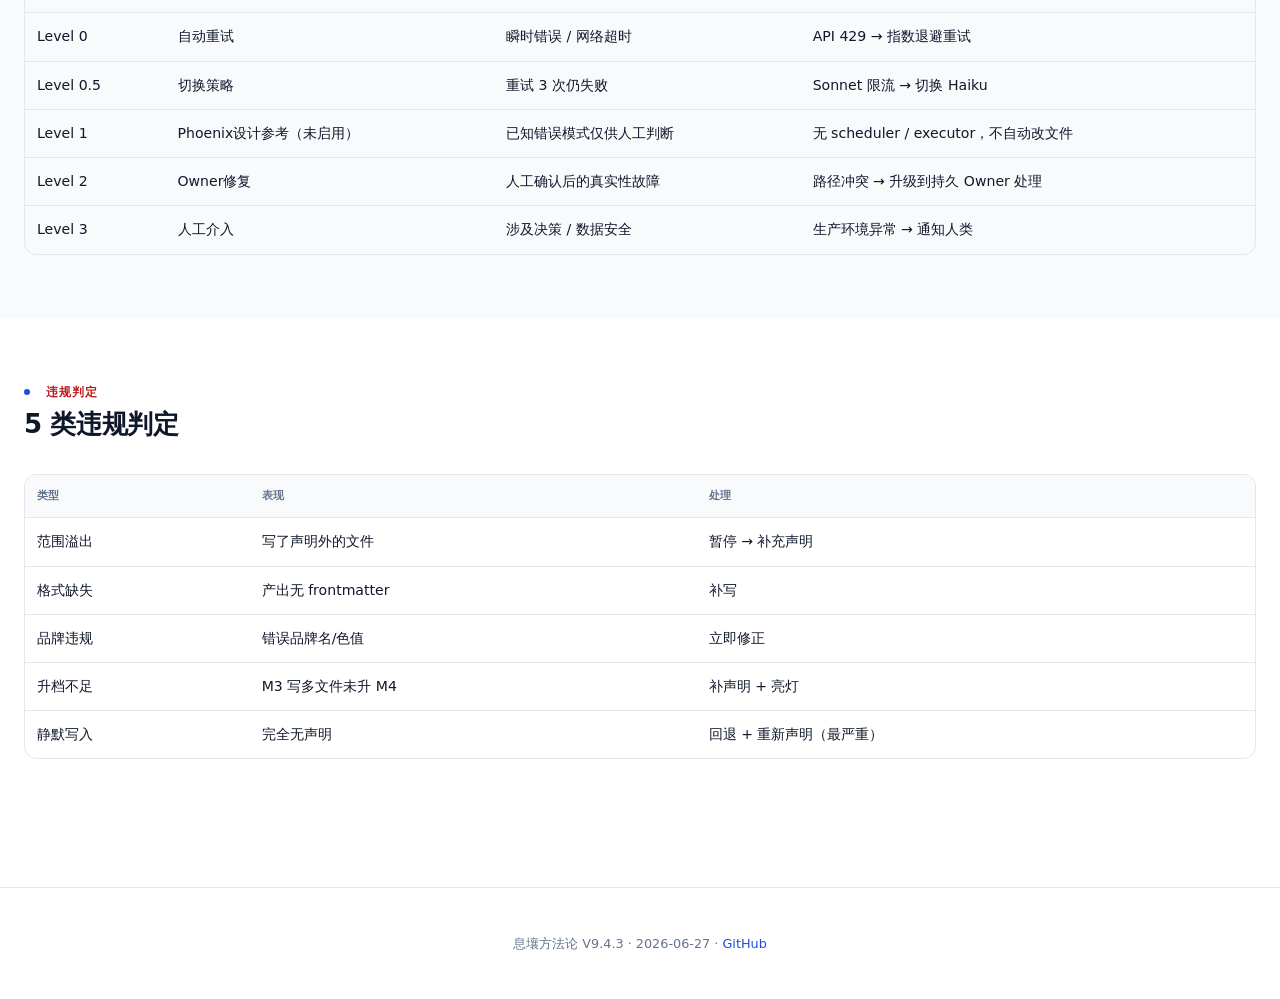
<file: workflow/index.html>
<!DOCTYPE html>
<html lang="zh-CN">
<head>
  <meta charset="UTF-8">
  <meta name="viewport" content="width=device-width, initial-scale=1.0">
  <title>流程 — 息壤 V9</title>
  <link rel="stylesheet" href="../assets/css/shared.css">
</head>
<body data-page="workflow">

<nav class="nav">
  <div class="nav-inner">
    <a href="../" class="nav-brand">
      <span class="nav-brand-icon">壤</span>
      <span>息壤 V9</span>
    </a>
    <div class="nav-links">
      <a href="../">首页</a>
      <a href="../architecture/">架构</a>
      <a href="../workflow/">流程</a>
      <a href="../agents/">Agent</a>
      <a href="../rules/">规则</a>
      <a href="../deploy/">部署</a>
      <a href="../releases/">迭代</a>
      <a href="../methodology/">全文</a>
    </div>
    <button class="nav-mobile-toggle" aria-label="菜单">&#9776;</button>
  </div>
  <div class="nav-mobile-panel">
    <a href="../">首页</a>
    <a href="../architecture/">架构</a>
    <a href="../workflow/">流程</a>
    <a href="../agents/">Agent</a>
    <a href="../rules/">规则</a>
    <a href="../deploy/">部署</a>
    <a href="../releases/">迭代</a>
      <a href="../methodology/">全文</a>
  </div>
</nav>

<!-- ====== Section 1: Binary Trigger ====== -->
<section>
  <div class="container">
    <div class="section-header">
      <div>
        <div class="section-eyebrow"><span class="section-eyebrow-dot" style="background:#7e22ce"></span> <span style="color:#7e22ce">二元触发器</span></div>
        <h2 class="section-title">一个判断，统一所有合规</h2>
        <p class="section-subtitle">收到消息后的第一判断：这个任务会写文件吗？</p>
      </div>
    </div>

    <div class="flowchart-container" style="text-align:center;margin-bottom:2.5rem;">
      <svg viewBox="0 0 600 250" xmlns="http://www.w3.org/2000/svg" style="max-width:600px;width:100%;">
        <!-- Start: 收到消息 -->
        <rect x="20" y="105" width="100" height="40" rx="20" fill="#eff6ff" stroke="#1d4ed8" stroke-width="1.5"/>
        <text x="70" y="130" text-anchor="middle" font-size="12" font-weight="600" fill="#1d4ed8">收到消息</text>

        <!-- Arrow to diamond -->
        <line x1="120" y1="125" x2="175" y2="125" stroke="#1d4ed8" stroke-width="1.5"/>
        <polygon points="170,121 170,129 177,125" fill="#1d4ed8"/>

        <!-- Decision diamond -->
        <polygon points="235,125 280,90 325,125 280,160" fill="#fffbeb" stroke="#d97706" stroke-width="1.5"/>
        <text x="280" y="121" text-anchor="middle" font-size="10" font-weight="600" fill="#92400e">会写文件</text>
        <text x="280" y="135" text-anchor="middle" font-size="10" font-weight="600" fill="#92400e">吗？</text>

        <!-- No path (up-left) -->
        <line x1="280" y1="90" x2="280" y2="45" stroke="#059669" stroke-width="1.5"/>
        <polygon points="276,52 284,52 280,45" fill="#059669"/>
        <rect x="220" y="10" width="120" height="35" rx="17" fill="#ecfdf5" stroke="#059669" stroke-width="1.5"/>
        <text x="280" y="32" text-anchor="middle" font-size="12" font-weight="600" fill="#047857">直接回复</text>
        <text x="305" y="72" font-size="9" fill="#059669" font-weight="500">不写</text>
        <text x="280" y="55" text-anchor="middle" font-size="8" fill="#059669">零合规开销</text>

        <!-- Yes path (right) -->
        <line x1="325" y1="125" x2="365" y2="125" stroke="#7e22ce" stroke-width="1.5"/>
        <polygon points="360,121 360,129 367,125" fill="#7e22ce"/>
        <text x="345" y="117" font-size="9" fill="#7e22ce" font-weight="500">写</text>

        <!-- 声明 -->
        <rect x="367" y="107" width="55" height="36" rx="6" fill="#faf5ff" stroke="#7e22ce" stroke-width="1.5"/>
        <text x="394" y="130" text-anchor="middle" font-size="11" font-weight="600" fill="#7e22ce">声明</text>

        <!-- Arrow to 选档位 -->
        <line x1="422" y1="125" x2="445" y2="125" stroke="#7e22ce" stroke-width="1.2"/>
        <polygon points="440,121 440,129 447,125" fill="#7e22ce"/>

        <!-- 选档位 -->
        <rect x="447" y="107" width="55" height="36" rx="6" fill="#faf5ff" stroke="#7e22ce" stroke-width="1.2"/>
        <text x="474" y="130" text-anchor="middle" font-size="11" font-weight="600" fill="#7e22ce">选档位</text>

        <!-- Arrow down to 执行 -->
        <line x1="474" y1="143" x2="474" y2="175" stroke="#7e22ce" stroke-width="1.2"/>
        <polygon points="470,170 478,170 474,177" fill="#7e22ce"/>

        <!-- 执行 -->
        <rect x="447" y="177" width="55" height="36" rx="6" fill="#eff6ff" stroke="#1d4ed8" stroke-width="1.2"/>
        <text x="474" y="200" text-anchor="middle" font-size="11" font-weight="600" fill="#1d4ed8">执行</text>

        <!-- Arrow to 收工 -->
        <line x1="502" y1="195" x2="530" y2="195" stroke="#1d4ed8" stroke-width="1.2"/>
        <polygon points="525,191 525,199 532,195" fill="#1d4ed8"/>

        <!-- 收工 -->
        <rect x="532" y="177" width="55" height="36" rx="18" fill="#ecfdf5" stroke="#059669" stroke-width="1.5"/>
        <text x="559" y="200" text-anchor="middle" font-size="11" font-weight="600" fill="#047857">收工</text>
      </svg>
    </div>

    <div class="grid grid-2">
      <div class="card clr-green">
        <div class="card-header">
          <div class="card-icon">-</div>
          <h3 class="card-title">不写文件的 5 类场景</h3>
        </div>
        <ol style="margin:0;padding-left:1.25rem;font-size:0.9rem;color:var(--fg-muted);line-height:2;">
          <li>解释概念 / 纯问答</li>
          <li>讨论方案 / 头脑风暴</li>
          <li>评审 / 比较 / 核对</li>
          <li>日常闲聊 / 询问下一步</li>
          <li>巡检无异常 / 状态查询</li>
        </ol>
      </div>
      <div class="card clr-purple">
        <div class="card-header">
          <div class="card-icon">?</div>
          <h3 class="card-title">灰区判定</h3>
        </div>
        <div class="table-wrap" style="border:none;box-shadow:none;">
          <table>
            <thead>
              <tr><th>信号</th><th>判定</th></tr>
            </thead>
            <tbody>
              <tr><td>有具体对象 + 明确产出物</td><td>写文件 → pre-flight</td></tr>
              <tr><td>咨询语气</td><td>不写 → 直接回复</td></tr>
              <tr><td>无法判定</td><td>问用户，1轮内决定</td></tr>
            </tbody>
          </table>
        </div>
      </div>
    </div>
  </div>
</section>

<!-- ====== Section 2: Gear System ====== -->
<section class="section-alt">
  <div class="container">
    <div class="section-header">
      <div>
        <div class="section-eyebrow"><span class="section-eyebrow-dot" style="background:#d97706"></span> <span style="color:#d97706">档位系统</span></div>
        <h2 class="section-title">三档声明制度</h2>
        <p class="section-subtitle">确定"要写文件"后，档位决定声明格式和流程重量</p>
      </div>
    </div>

    <div style="text-align:center;margin-bottom:2.5rem;">
      <svg viewBox="0 0 550 200" xmlns="http://www.w3.org/2000/svg" style="max-width:550px;width:100%;">
        <!-- Root node -->
        <rect x="20" y="82" width="100" height="36" rx="18" fill="#faf5ff" stroke="#7e22ce" stroke-width="1.5"/>
        <text x="70" y="105" text-anchor="middle" font-size="11" font-weight="600" fill="#7e22ce">要写文件</text>

        <!-- Branch lines -->
        <line x1="120" y1="100" x2="170" y2="100" stroke="#64748b" stroke-width="1"/>

        <!-- Split into 3 -->
        <line x1="170" y1="100" x2="170" y2="40" stroke="#64748b" stroke-width="1"/>
        <line x1="170" y1="100" x2="170" y2="100" stroke="#64748b" stroke-width="1"/>
        <line x1="170" y1="100" x2="170" y2="160" stroke="#64748b" stroke-width="1"/>

        <!-- M3 branch -->
        <line x1="170" y1="40" x2="230" y2="40" stroke="#d97706" stroke-width="1.2"/>
        <polygon points="225,36 225,44 232,40" fill="#d97706"/>
        <text x="200" y="32" font-size="8" fill="#64748b">只改1文件 + &lt;20min</text>
        <rect x="232" y="22" width="70" height="36" rx="6" fill="#fffbeb" stroke="#d97706" stroke-width="1.5"/>
        <text x="267" y="45" text-anchor="middle" font-size="13" font-weight="700" fill="#d97706">M3</text>

        <!-- M4 branch -->
        <line x1="170" y1="100" x2="230" y2="100" stroke="#ea580c" stroke-width="1.2"/>
        <polygon points="225,96 225,104 232,100" fill="#ea580c"/>
        <text x="200" y="92" font-size="8" fill="#64748b">改多文件 / 有交付物</text>
        <rect x="232" y="82" width="70" height="36" rx="6" fill="#fff7ed" stroke="#ea580c" stroke-width="1.5"/>
        <text x="267" y="105" text-anchor="middle" font-size="13" font-weight="700" fill="#ea580c">M4</text>

        <!-- M5 branch -->
        <line x1="170" y1="160" x2="230" y2="160" stroke="#dc2626" stroke-width="1.2"/>
        <polygon points="225,156 225,164 232,160" fill="#dc2626"/>
        <text x="200" y="152" font-size="8" fill="#64748b">跨Agent / &gt;2h / 需拆分</text>
        <rect x="232" y="142" width="70" height="36" rx="6" fill="#fef2f2" stroke="#dc2626" stroke-width="1.5"/>
        <text x="267" y="165" text-anchor="middle" font-size="13" font-weight="700" fill="#dc2626">M5</text>

        <!-- M3 description -->
        <text x="320" y="37" font-size="9" fill="#b45309">轻量单文件</text>
        <text x="320" y="50" font-size="8" fill="#64748b">一行声明 + 运行日志</text>

        <!-- M4 description -->
        <text x="320" y="97" font-size="9" fill="#c2410c">多文件产出</text>
        <text x="320" y="110" font-size="8" fill="#64748b">完整声明 + 收工三件套</text>

        <!-- M5 description -->
        <text x="320" y="157" font-size="9" fill="#b91c1c">跨Agent长任务</text>
        <text x="320" y="170" font-size="8" fill="#64748b">范围拆分+验收证据必写</text>
      </svg>
    </div>

    <div class="grid grid-3">
      <div class="card clr-amber">
        <div class="card-header">
          <div class="card-icon">3</div>
          <h3 class="card-title">M3 · 轻量单文件</h3>
        </div>
        <div style="font-size:0.88rem;color:var(--fg-muted);line-height:1.8;">
          <p style="margin:0 0 0.5rem;"><strong>场景：</strong>单文件修改，&lt;20分钟</p>
          <p style="margin:0 0 0.5rem;"><strong>声明：</strong>一行 <code>V9 写入声明：{路径} | {摘要}</code></p>
          <p style="margin:0 0 0.75rem;"><strong>收工：</strong>追加运行日志一行</p>
          <span class="tag clr-amber">不更新状态文件</span>
        </div>
      </div>
      <div class="card clr-orange">
        <div class="card-header">
          <div class="card-icon">4</div>
          <h3 class="card-title">M4 · 多文件产出</h3>
        </div>
        <div style="font-size:0.88rem;color:var(--fg-muted);line-height:1.8;">
          <p style="margin:0 0 0.5rem;"><strong>场景：</strong>多文件/有交付物，20min-2h</p>
          <p style="margin:0 0 0.5rem;"><strong>声明：</strong>完整 V9 已激活 块</p>
          <p style="margin:0 0 0.75rem;"><strong>收工：</strong>产物清单 + 自查 + 验收建议</p>
          <span class="tag clr-orange">亮灯 + 事件流 + 看板</span>
        </div>
      </div>
      <div class="card clr-red">
        <div class="card-header">
          <div class="card-icon">5</div>
          <h3 class="card-title">M5 · 跨Agent长任务</h3>
        </div>
        <div style="font-size:0.88rem;color:var(--fg-muted);line-height:1.8;">
          <p style="margin:0 0 0.5rem;"><strong>场景：</strong>跨Agent / &gt;2h / 需拆分</p>
          <p style="margin:0 0 0.5rem;"><strong>声明：</strong>M4 + 预算 + 拆分计划</p>
          <p style="margin:0 0 0.75rem;"><strong>收工：</strong>Handoff必写 + 子任务记录</p>
          <span class="tag clr-red">heartbeat + 子任务 + budget</span>
        </div>
      </div>
    </div>

    <!-- Accordion: detailed comparison -->
    <div class="accordion mt-4" data-single>
      <div class="accordion-item">
        <div class="accordion-header">档位规格对比表</div>
        <div class="accordion-body">
          <div class="table-wrap">
            <table>
              <thead>
                <tr><th>维度</th><th>M3</th><th>M4</th><th>M5</th></tr>
              </thead>
              <tbody>
                <tr><td>状态文件</td><td>不更新</td><td>亮灯+熄灯</td><td>亮灯+heartbeat+熄灯</td></tr>
                <tr><td>事件流</td><td>不写</td><td>start+end</td><td>start+heartbeat+end</td></tr>
                <tr><td>看板</td><td>不更新</td><td>更新</td><td>更新+拆分</td></tr>
                <tr><td>task card</td><td>不建</td><td>建</td><td>建+budget</td></tr>
                <tr><td>Handoff</td><td>不写</td><td>有下游时写</td><td>必写</td></tr>
              </tbody>
            </table>
          </div>
        </div>
      </div>
      <div class="accordion-item">
        <div class="accordion-header">升档/降档规则</div>
        <div class="accordion-body">
          <div class="table-wrap">
            <table>
              <thead>
                <tr><th>触发</th><th>动作</th></tr>
              </thead>
              <tbody>
                <tr><td>M3 发现需写第2文件</td><td>升 M4</td></tr>
                <tr><td>M4 需跨Agent</td><td>升 M5</td></tr>
                <tr><td>已亮灯</td><td>不可降档</td></tr>
              </tbody>
            </table>
          </div>
        </div>
      </div>
    </div>
  </div>
</section>

<!-- ====== Section 3: Six-Step Pipeline ====== -->
<section>
  <div class="container">
    <div class="section-header">
      <div>
        <div class="section-eyebrow"><span class="section-eyebrow-dot" style="background:#0d9488"></span> <span style="color:#0d9488">六步流程</span></div>
        <h2 class="section-title">从拆分到验收的完整管道</h2>
      </div>
    </div>

    <div style="text-align:center;margin-bottom:2.5rem;">
      <svg viewBox="0 0 700 120" xmlns="http://www.w3.org/2000/svg" style="max-width:700px;width:100%;">
        <!-- Step circles and labels -->
        <!-- Step 1 -->
        <circle cx="70" cy="50" r="24" fill="#eff6ff" stroke="#1d4ed8" stroke-width="2"/>
        <text x="70" y="55" text-anchor="middle" font-size="14" font-weight="700" fill="#1d4ed8">1</text>
        <text x="70" y="95" text-anchor="middle" font-size="11" font-weight="600" fill="#1e40af">拆分</text>

        <!-- Arrow 1→2 -->
        <line x1="94" y1="50" x2="136" y2="50" stroke="#6366f1" stroke-width="1.5"/>
        <polygon points="131,46 131,54 138,50" fill="#6366f1"/>

        <!-- Step 2 -->
        <circle cx="160" cy="50" r="24" fill="#eef2ff" stroke="#4f46e5" stroke-width="2"/>
        <text x="160" y="55" text-anchor="middle" font-size="14" font-weight="700" fill="#4f46e5">2</text>
        <text x="160" y="95" text-anchor="middle" font-size="11" font-weight="600" fill="#4338ca">计划</text>

        <!-- Arrow 2→3 -->
        <line x1="184" y1="50" x2="226" y2="50" stroke="#7c3aed" stroke-width="1.5"/>
        <polygon points="221,46 221,54 228,50" fill="#7c3aed"/>

        <!-- Step 3 -->
        <circle cx="250" cy="50" r="24" fill="#f5f3ff" stroke="#7c3aed" stroke-width="2"/>
        <text x="250" y="55" text-anchor="middle" font-size="14" font-weight="700" fill="#7c3aed">3</text>
        <text x="250" y="95" text-anchor="middle" font-size="11" font-weight="600" fill="#6d28d9">执行</text>

        <!-- Arrow 3→4 -->
        <line x1="274" y1="50" x2="316" y2="50" stroke="#9333ea" stroke-width="1.5"/>
        <polygon points="311,46 311,54 318,50" fill="#9333ea"/>

        <!-- Step 4 -->
        <circle cx="340" cy="50" r="24" fill="#faf5ff" stroke="#9333ea" stroke-width="2"/>
        <text x="340" y="55" text-anchor="middle" font-size="14" font-weight="700" fill="#9333ea">4</text>
        <text x="340" y="95" text-anchor="middle" font-size="11" font-weight="600" fill="#7e22ce">监控</text>

        <!-- Arrow 4→5 -->
        <line x1="364" y1="50" x2="406" y2="50" stroke="#a855f7" stroke-width="1.5"/>
        <polygon points="401,46 401,54 408,50" fill="#a855f7"/>

        <!-- Step 5 -->
        <circle cx="430" cy="50" r="24" fill="#fdf4ff" stroke="#a855f7" stroke-width="2"/>
        <text x="430" y="55" text-anchor="middle" font-size="14" font-weight="700" fill="#a855f7">5</text>
        <text x="430" y="95" text-anchor="middle" font-size="11" font-weight="600" fill="#9333ea">检核</text>

        <!-- Arrow 5→6 -->
        <line x1="454" y1="50" x2="496" y2="50" stroke="#c084fc" stroke-width="1.5"/>
        <polygon points="491,46 491,54 498,50" fill="#c084fc"/>

        <!-- Step 6 -->
        <circle cx="520" cy="50" r="24" fill="#faf5ff" stroke="#c084fc" stroke-width="2"/>
        <text x="520" y="55" text-anchor="middle" font-size="14" font-weight="700" fill="#c084fc">6</text>
        <text x="520" y="95" text-anchor="middle" font-size="11" font-weight="600" fill="#a855f7">验收</text>
      </svg>
    </div>

    <div class="accordion" data-single>
      <div class="accordion-item">
        <div class="accordion-header">1. 拆分（Decompose）</div>
        <div class="accordion-body">
          <p style="margin:0;font-size:0.9rem;color:var(--fg-muted);">把大任务拆成可独立执行的子任务，每个子任务有明确输入/输出。拆分粒度以"一个 Agent 在一个 session 内可完成"为基准。每个子任务须有：任务名、输入物、输出物、预估时间、执行 Agent。</p>
        </div>
      </div>
      <div class="accordion-item">
        <div class="accordion-header">2. 计划（Plan）</div>
        <div class="accordion-body">
          <p style="margin:0;font-size:0.9rem;color:var(--fg-muted);">确定执行顺序、依赖关系、预估时间，选择执行 Agent。产出物：task card（M4/M5）或计划声明（M3）。明确 blockers 和并行机会。</p>
        </div>
      </div>
      <div class="accordion-item">
        <div class="accordion-header">3. 执行（Execute）</div>
        <div class="accordion-body">
          <p style="margin:0;font-size:0.9rem;color:var(--fg-muted);">按声明写入文件，遵循档位规格执行。每次写入前自问："我声明过要写这个文件吗？"没有则先暂停、补充声明、再继续。执行中发现范围扩大须升档。</p>
        </div>
      </div>
      <div class="accordion-item">
        <div class="accordion-header">4. 监控（Monitor）</div>
        <div class="accordion-body">
          <p style="margin:0;font-size:0.9rem;color:var(--fg-muted);">V9.2: <code>heartbeat-update.sh</code> 自动更新心跳（需设置 V8_AGENT_PID），<code>heartbeat-check.sh</code> 三级超时检测(15min 警告/30min 过期/60min 死亡+自动 idle)。M5 长任务每 30min 必须有 heartbeat，超时触发告警。原三阶段成本事件流已于 2026-07-19 退役。</p>
        </div>
      </div>
      <div class="accordion-item">
        <div class="accordion-header">5. 检核（Verify）</div>
        <div class="accordion-body">
          <p style="margin:0;font-size:0.9rem;color:var(--fg-muted);">自检三件套：路径合规 / frontmatter 完整 / 无装饰性 emoji。Gate 门禁自动验证（pre-write-check + post-write-check）。检核不通过则阻止提交，必须修正后重跑。</p>
        </div>
      </div>
      <div class="accordion-item">
        <div class="accordion-header">6. 验收（Accept）</div>
        <div class="accordion-body">
          <p style="margin:0;font-size:0.9rem;color:var(--fg-muted);">验收方确认产物质量。核心原则：<code>submitted</code> 不等于 <code>accepted</code>。未经验收方确认，不得声称"已验收"。验收通过后状态标为 completed，写收工三件套。</p>
        </div>
      </div>
    </div>
  </div>
</section>

<!-- ====== Section 4: Error Escalation Chain ====== -->
<section class="section-alt">
  <div class="container">
    <div class="section-header">
      <div>
        <div class="section-eyebrow"><span class="section-eyebrow-dot" style="background:#dc2626"></span> <span style="color:#dc2626">错误升级</span></div>
        <h2 class="section-title">五级升级链</h2>
        <p class="section-subtitle">从自动重试到人工介入的分级响应</p>
      </div>
    </div>

    <div style="text-align:center;margin-bottom:2.5rem;">
      <svg viewBox="0 0 400 300" xmlns="http://www.w3.org/2000/svg" style="max-width:400px;width:100%;">
        <!-- Level 0 -->
        <rect x="100" y="10" width="200" height="40" rx="8" fill="#ecfdf5" stroke="#059669" stroke-width="1.5"/>
        <text x="200" y="27" text-anchor="middle" font-size="10" font-weight="700" fill="#059669">Level 0</text>
        <text x="200" y="42" text-anchor="middle" font-size="9" fill="#047857">自动重试 — 指数退避，最多3次</text>

        <!-- Arrow -->
        <line x1="200" y1="50" x2="200" y2="65" stroke="#64748b" stroke-width="1" stroke-dasharray="3,2"/>
        <polygon points="196,61 204,61 200,67" fill="#64748b"/>

        <!-- Level 0.5 -->
        <rect x="100" y="67" width="200" height="40" rx="8" fill="#f0fdfa" stroke="#0d9488" stroke-width="1.5"/>
        <text x="200" y="84" text-anchor="middle" font-size="10" font-weight="700" fill="#0d9488">Level 0.5</text>
        <text x="200" y="99" text-anchor="middle" font-size="9" fill="#0f766e">切换策略 — 换模型/换Provider</text>

        <!-- Arrow -->
        <line x1="200" y1="107" x2="200" y2="122" stroke="#64748b" stroke-width="1" stroke-dasharray="3,2"/>
        <polygon points="196,118 204,118 200,124" fill="#64748b"/>

        <!-- Level 1 -->
        <rect x="100" y="124" width="200" height="40" rx="8" fill="#eff6ff" stroke="#1d4ed8" stroke-width="1.5"/>
        <text x="200" y="141" text-anchor="middle" font-size="10" font-weight="700" fill="#1d4ed8">Level 1</text>
        <text x="200" y="156" text-anchor="middle" font-size="9" fill="#1e40af">Phoenix设计参考 — 无执行器，不自动修复</text>

        <!-- Arrow -->
        <line x1="200" y1="164" x2="200" y2="179" stroke="#64748b" stroke-width="1" stroke-dasharray="3,2"/>
        <polygon points="196,175 204,175 200,181" fill="#64748b"/>

        <!-- Level 2 -->
        <rect x="100" y="181" width="200" height="40" rx="8" fill="#fffbeb" stroke="#d97706" stroke-width="1.5"/>
        <text x="200" y="198" text-anchor="middle" font-size="10" font-weight="700" fill="#d97706">Level 2</text>
        <text x="200" y="213" text-anchor="middle" font-size="9" fill="#b45309">Owner修复 — 升级到负责Agent</text>

        <!-- Arrow -->
        <line x1="200" y1="221" x2="200" y2="236" stroke="#64748b" stroke-width="1" stroke-dasharray="3,2"/>
        <polygon points="196,232 204,232 200,238" fill="#64748b"/>

        <!-- Level 3 -->
        <rect x="100" y="238" width="200" height="40" rx="8" fill="#fef2f2" stroke="#dc2626" stroke-width="1.5"/>
        <text x="200" y="255" text-anchor="middle" font-size="10" font-weight="700" fill="#dc2626">Level 3</text>
        <text x="200" y="270" text-anchor="middle" font-size="9" fill="#b91c1c">人工介入 — 通知人类决策</text>
      </svg>
    </div>

    <div class="table-wrap">
      <table>
        <thead>
          <tr><th>级别</th><th>名称</th><th>触发条件</th><th>示例</th></tr>
        </thead>
        <tbody>
          <tr><td>Level 0</td><td>自动重试</td><td>瞬时错误 / 网络超时</td><td>API 429 → 指数退避重试</td></tr>
          <tr><td>Level 0.5</td><td>切换策略</td><td>重试 3 次仍失败</td><td>Sonnet 限流 → 切换 Haiku</td></tr>
          <tr><td>Level 1</td><td>Phoenix设计参考（未启用）</td><td>已知错误模式仅供人工判断</td><td>无 scheduler / executor，不自动改文件</td></tr>
          <tr><td>Level 2</td><td>Owner修复</td><td>人工确认后的真实性故障</td><td>路径冲突 → 升级到持久 Owner 处理</td></tr>
          <tr><td>Level 3</td><td>人工介入</td><td>涉及决策 / 数据安全</td><td>生产环境异常 → 通知人类</td></tr>
        </tbody>
      </table>
    </div>
  </div>
</section>

<!-- ====== Section 5: Failure Types ====== -->
<section>
  <div class="container">
    <div class="section-header">
      <div>
        <div class="section-eyebrow"><span class="section-eyebrow-dot" style="background:#b91c1c"></span> <span style="color:#b91c1c">违规判定</span></div>
        <h2 class="section-title">5 类违规判定</h2>
      </div>
    </div>

    <div class="table-wrap">
      <table>
        <thead>
          <tr><th>类型</th><th>表现</th><th>处理</th></tr>
        </thead>
        <tbody>
          <tr><td>范围溢出</td><td>写了声明外的文件</td><td>暂停 → 补充声明</td></tr>
          <tr><td>格式缺失</td><td>产出无 frontmatter</td><td>补写</td></tr>
          <tr><td>品牌违规</td><td>错误品牌名/色值</td><td>立即修正</td></tr>
          <tr><td>升档不足</td><td>M3 写多文件未升 M4</td><td>补声明 + 亮灯</td></tr>
          <tr><td>静默写入</td><td>完全无声明</td><td>回退 + 重新声明（最严重）</td></tr>
        </tbody>
      </table>
    </div>
  </div>
</section>

<footer class="footer">
  <div class="container">
    <p>息壤方法论 V9.4.3 · 2026-06-27 · <a href="https://github.com/disturbo/xirang">GitHub</a></p>
  </div>
</footer>

<script src="../assets/js/shared.js"></script>
</body>
</html>
</file>
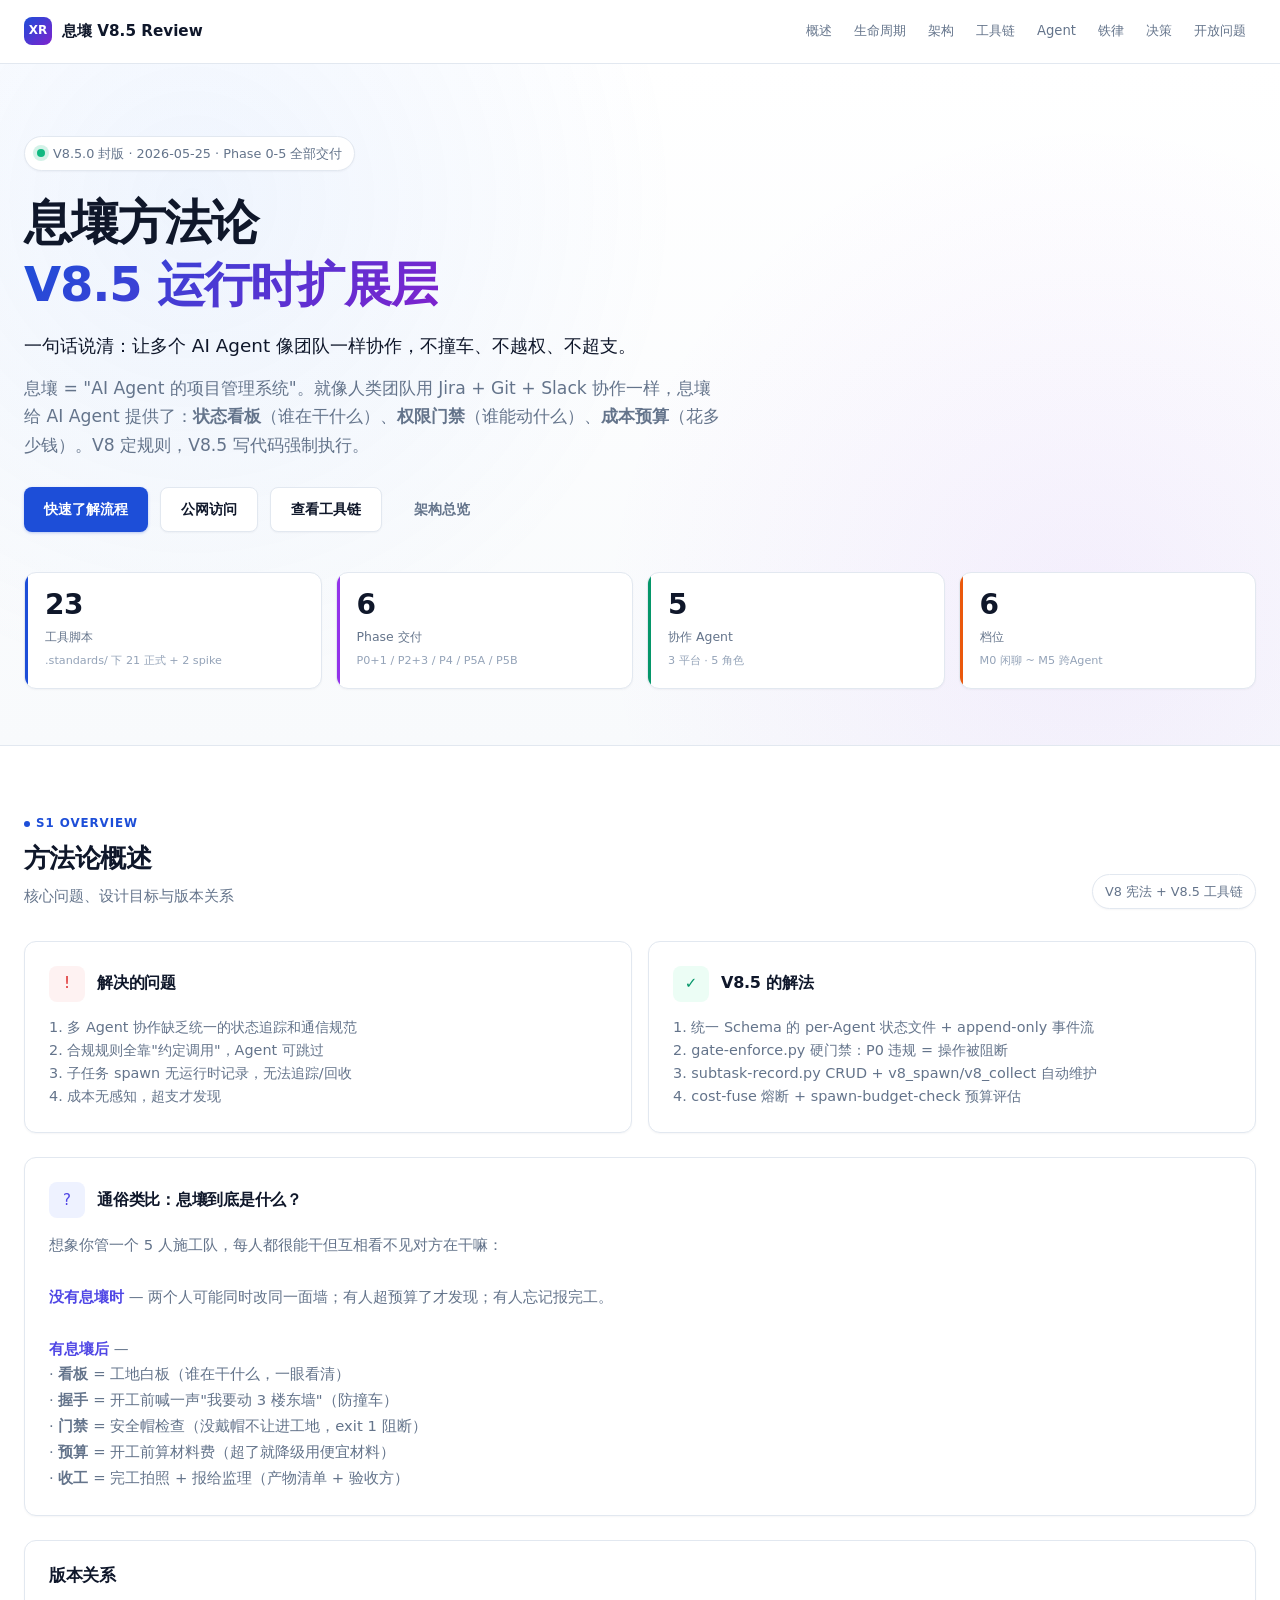
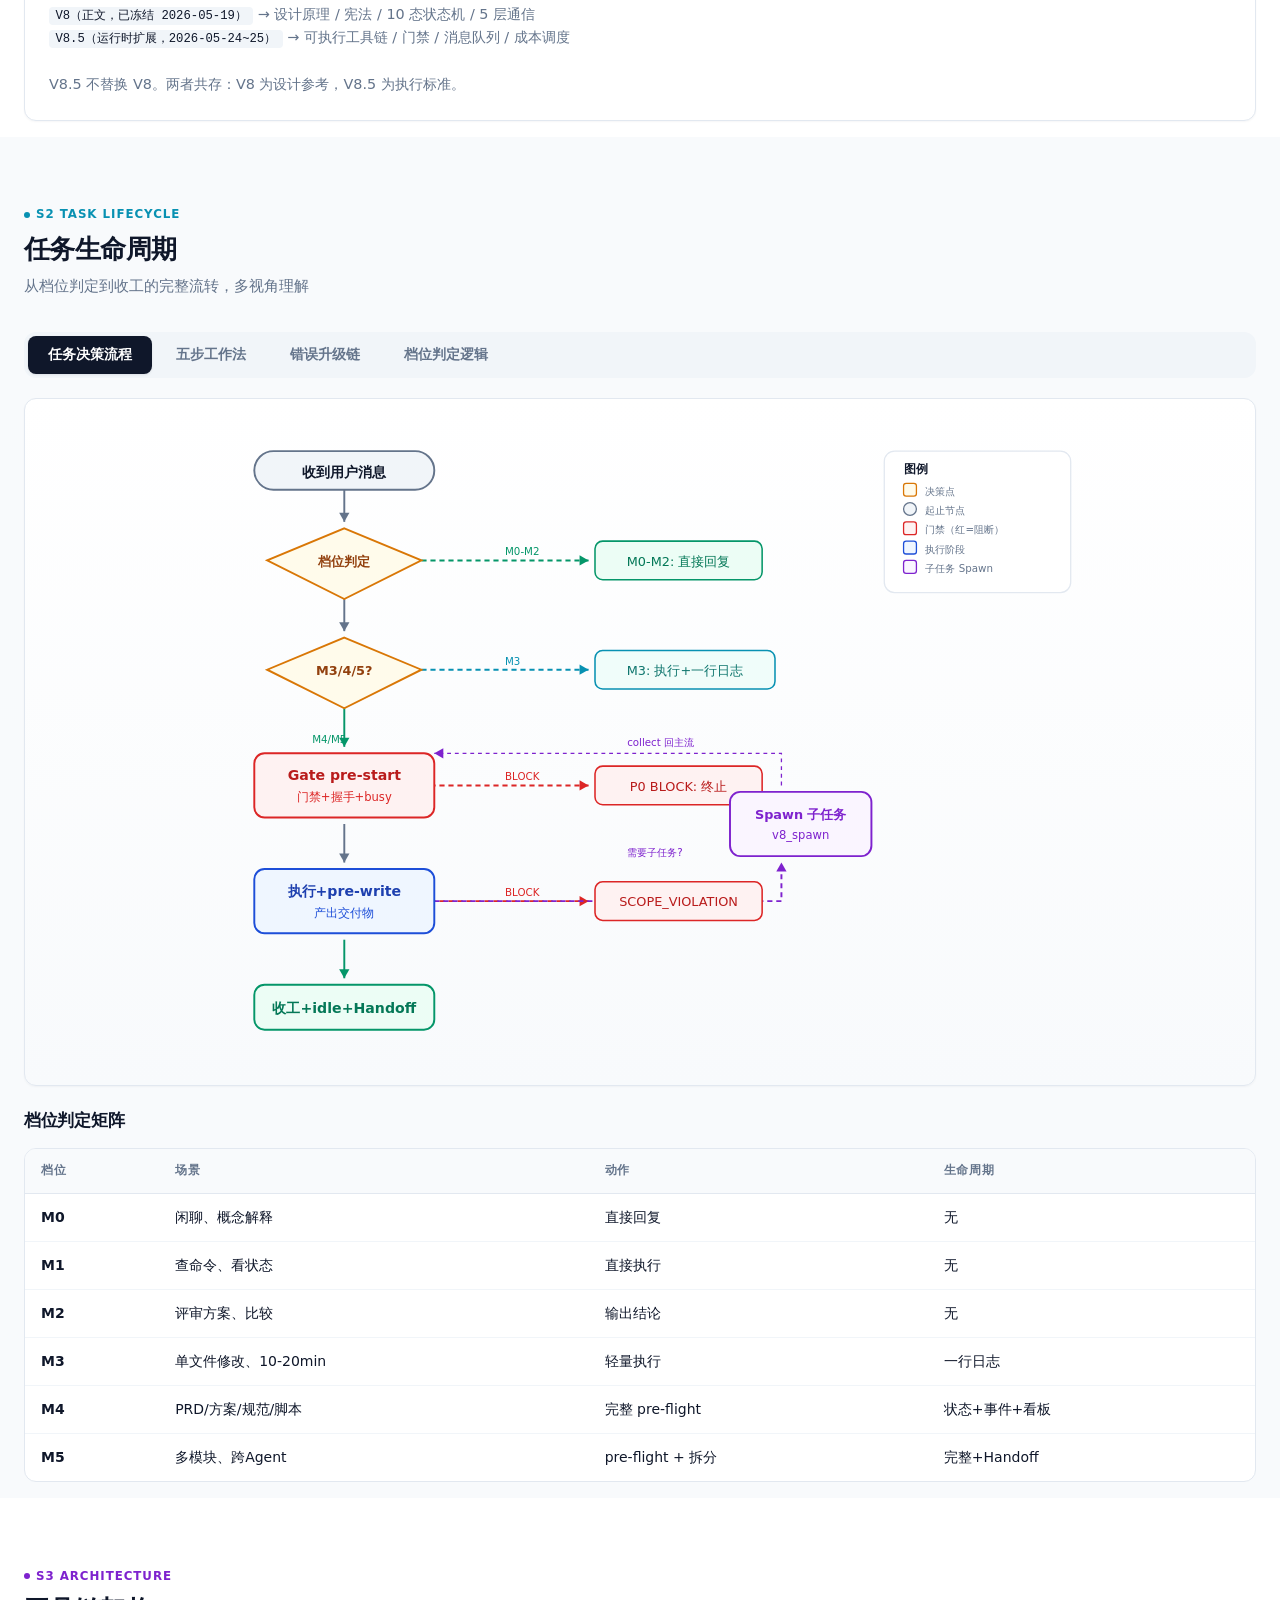
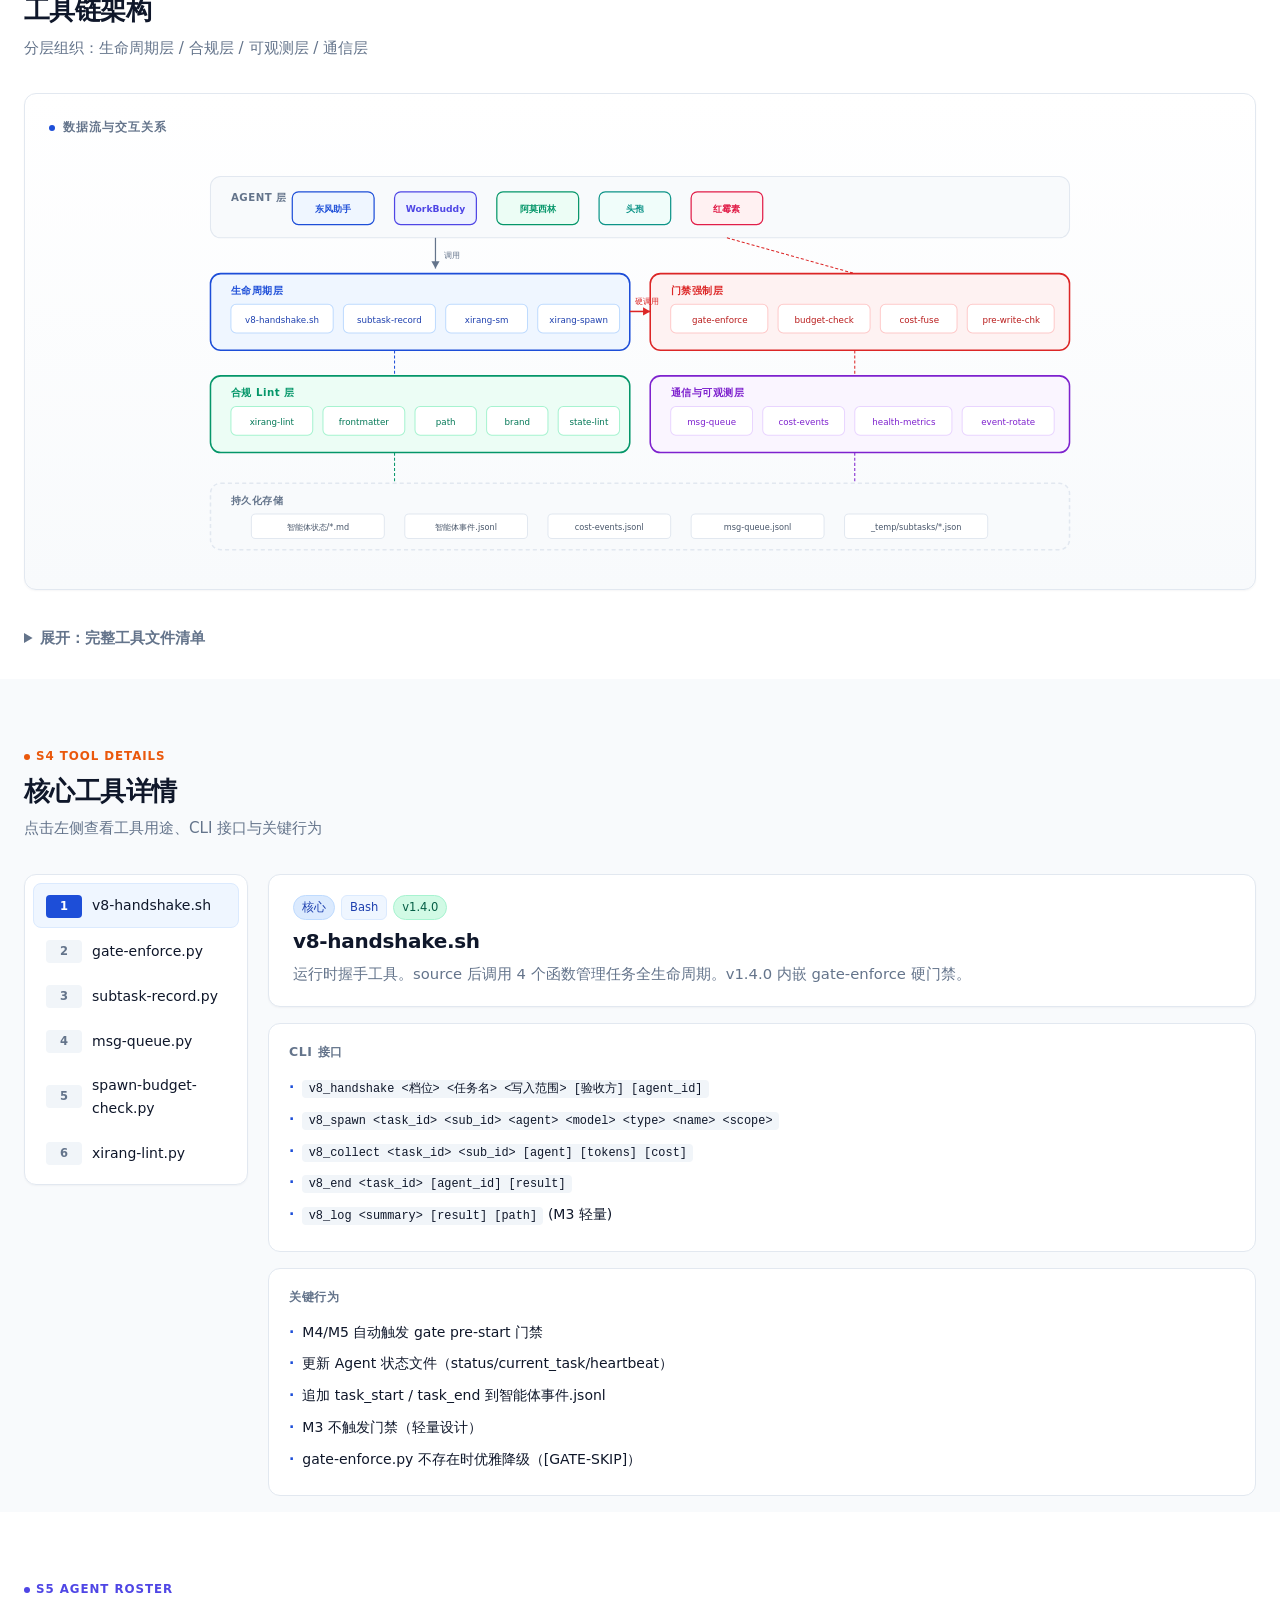
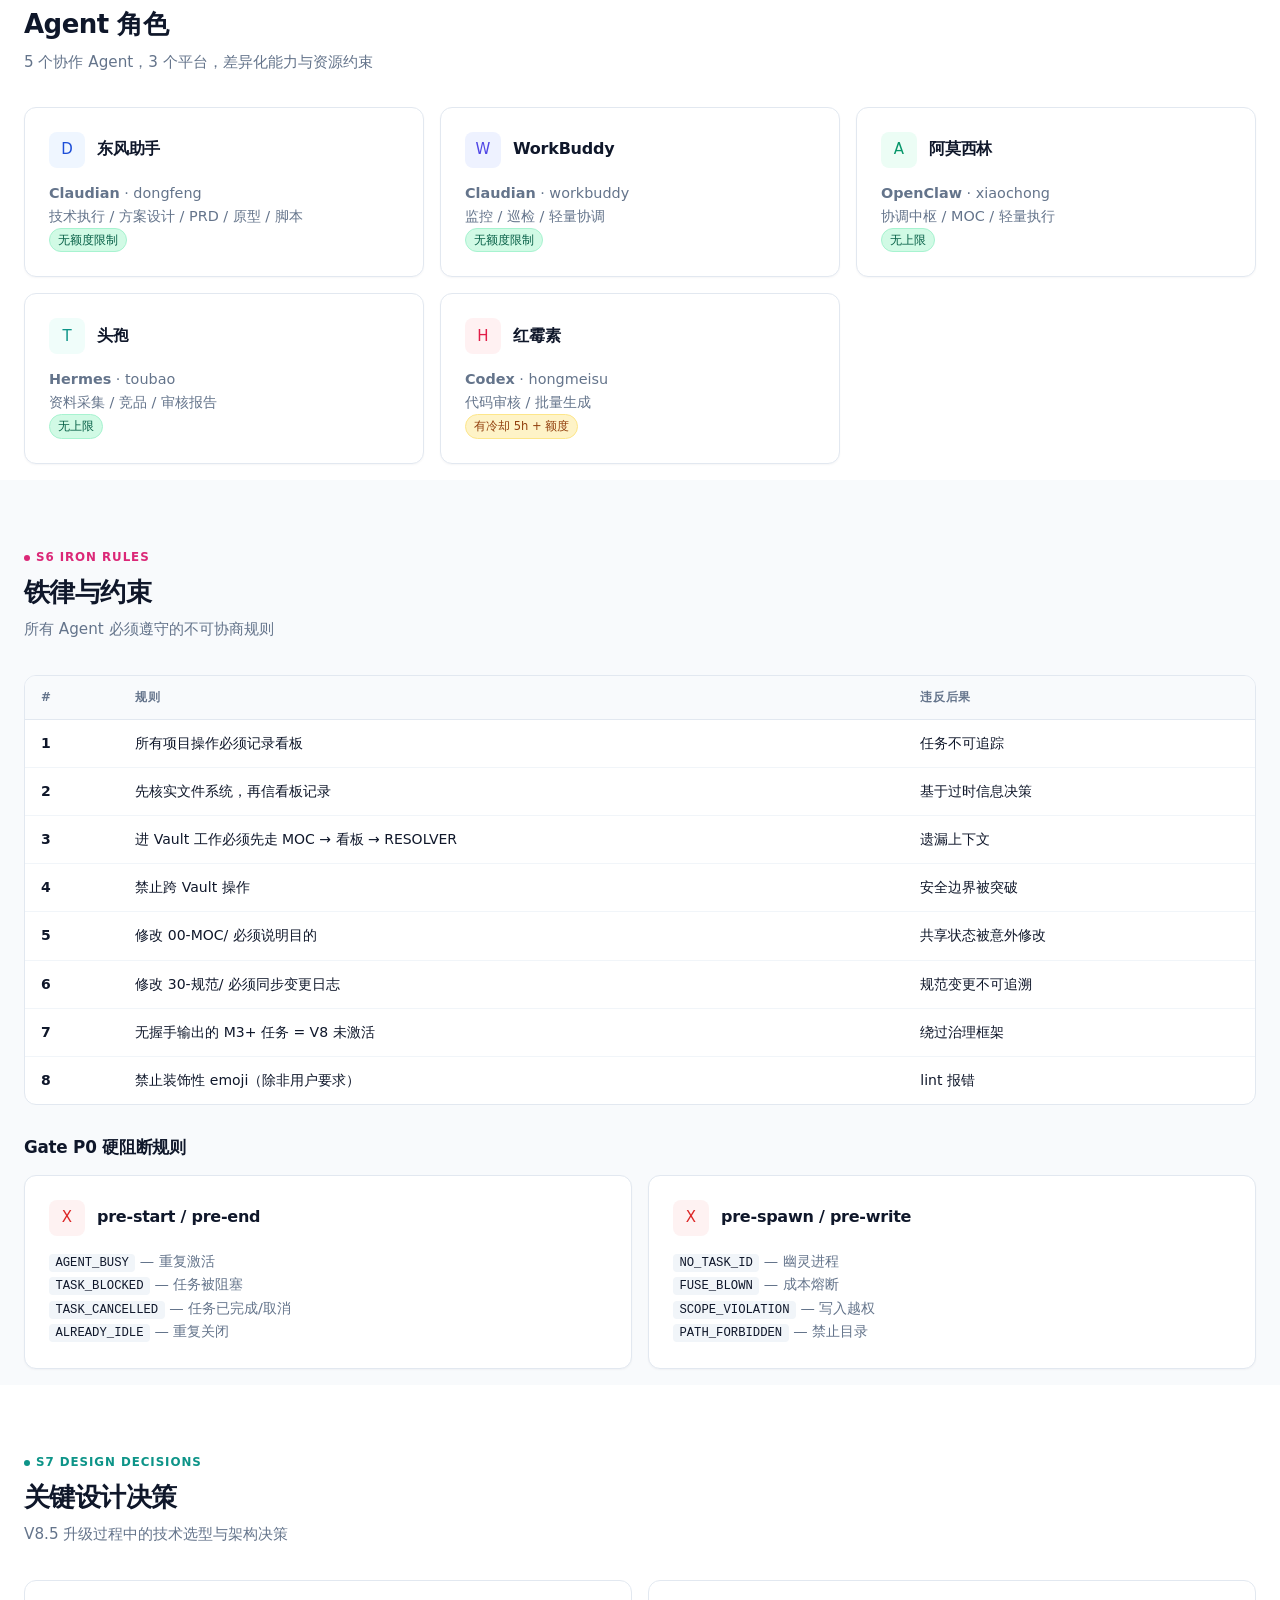
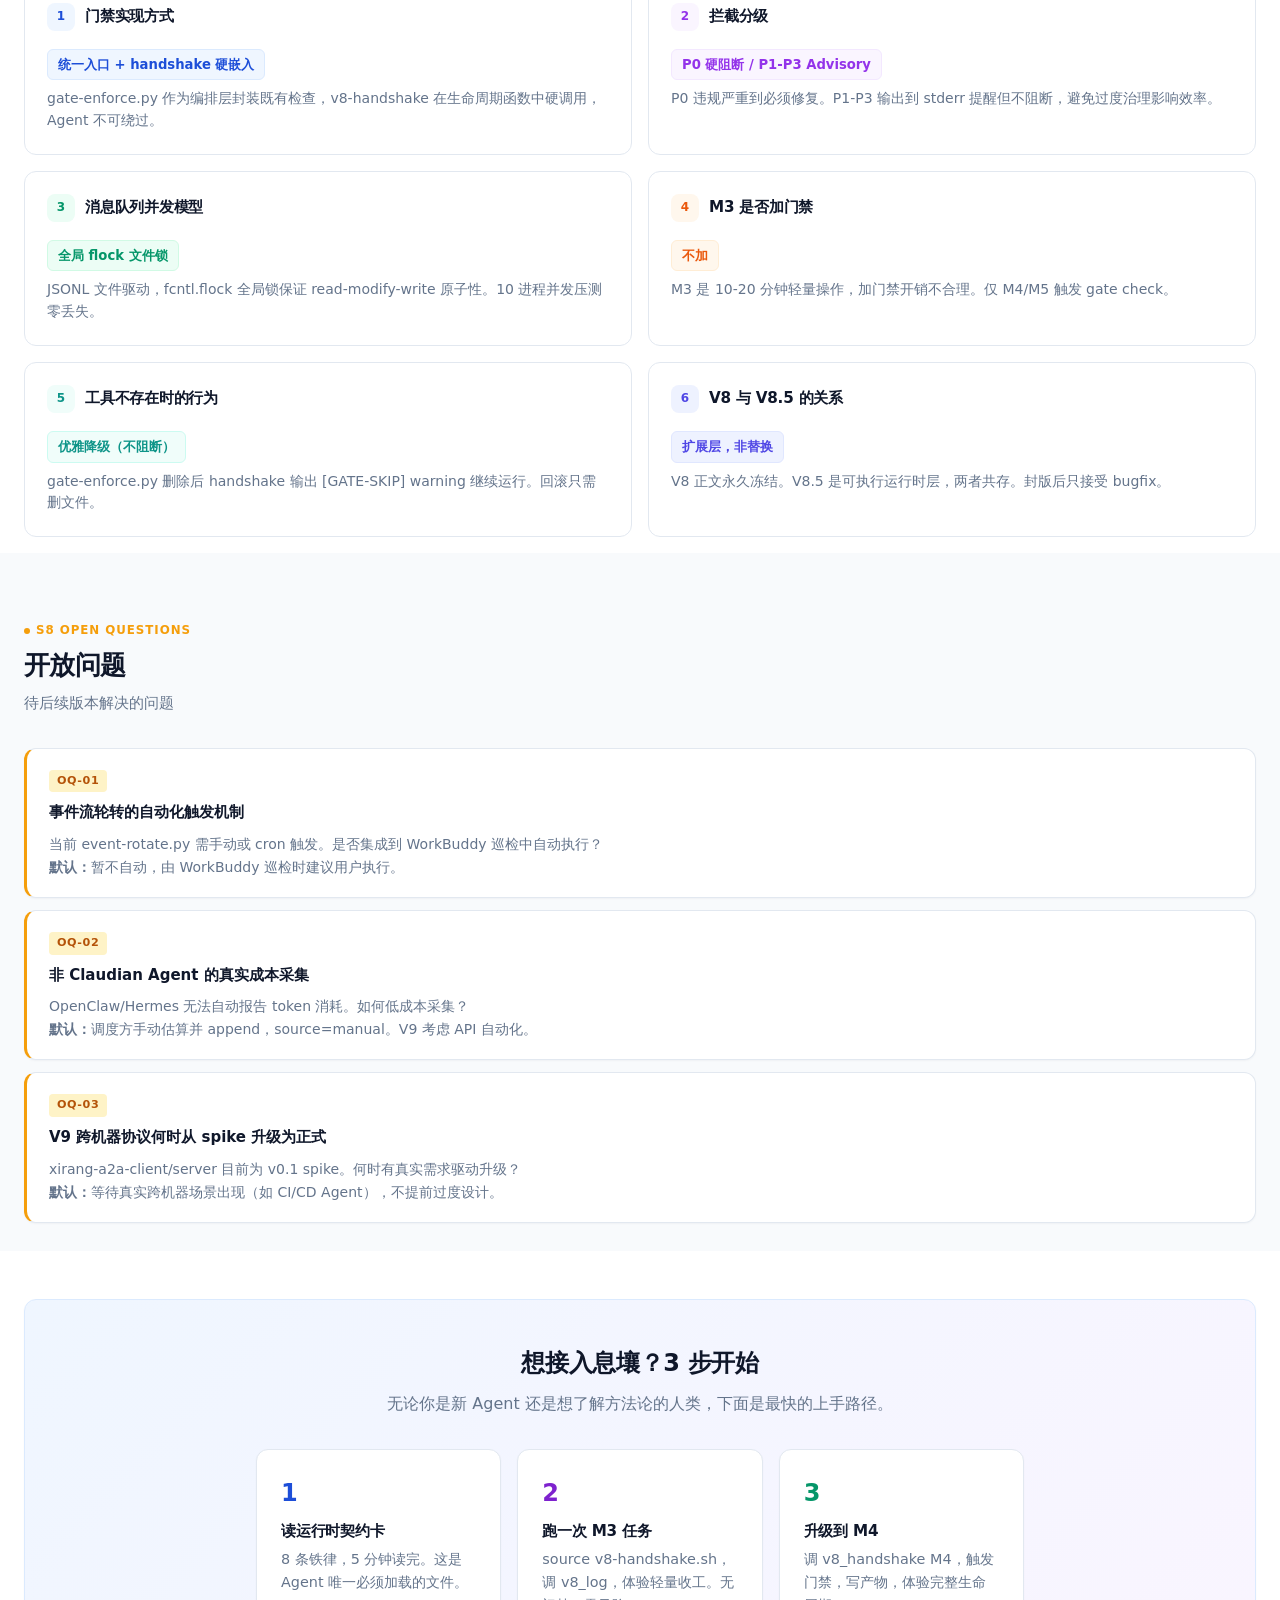
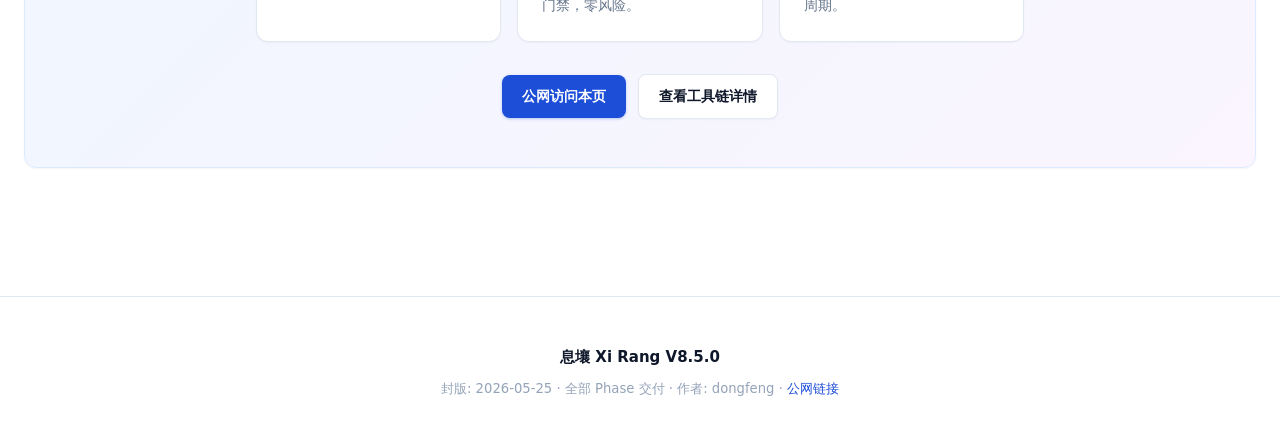
<file: _archive/v85-review.html>
<!doctype html>
<html lang="zh-CN">
<head>
  <meta charset="UTF-8" />
  <meta name="viewport" content="width=device-width, initial-scale=1.0" />
  <title>息壤 V8.5 — 方法论评审</title>
  <style>
    :root {
      --bg:#fff; --bg-soft:#f8fafc; --bg-muted:#f1f5f9;
      --fg:#0f172a; --fg-muted:#64748b; --fg-soft:#94a3b8;
      --border:#e2e8f0; --border-soft:#f1f5f9;
      --primary:#1d4ed8; --primary-soft:#eff6ff;
      --radius:0.5rem; --radius-lg:0.75rem;
      --shadow-xs:0 1px 2px 0 rgba(15,23,42,.04);
      --shadow-sm:0 1px 3px rgba(15,23,42,.06),0 1px 2px rgba(15,23,42,.04);
      --shadow-md:0 6px 16px rgba(15,23,42,.08),0 2px 4px rgba(15,23,42,.04);
    }
    .clr-blue   { --c-bg:#eff6ff; --c-border:#dbeafe; --c-fg:#1e40af; --c-strong:#1d4ed8; }
    .clr-green  { --c-bg:#ecfdf5; --c-border:#d1fae5; --c-fg:#047857; --c-strong:#059669; }
    .clr-purple { --c-bg:#faf5ff; --c-border:#f3e8ff; --c-fg:#7e22ce; --c-strong:#9333ea; }
    .clr-orange { --c-bg:#fff7ed; --c-border:#ffedd5; --c-fg:#c2410c; --c-strong:#ea580c; }
    .clr-red    { --c-bg:#fef2f2; --c-border:#fee2e2; --c-fg:#b91c1c; --c-strong:#dc2626; }
    .clr-amber  { --c-bg:#fffbeb; --c-border:#fef3c7; --c-fg:#b45309; --c-strong:#d97706; }
    .clr-indigo { --c-bg:#eef2ff; --c-border:#e0e7ff; --c-fg:#4338ca; --c-strong:#4f46e5; }
    .clr-teal   { --c-bg:#f0fdfa; --c-border:#ccfbf1; --c-fg:#0f766e; --c-strong:#0d9488; }
    .clr-rose   { --c-bg:#fff1f2; --c-border:#ffe4e6; --c-fg:#be123c; --c-strong:#e11d48; }
    .clr-slate  { --c-bg:#f8fafc; --c-border:#e2e8f0; --c-fg:#475569; --c-strong:#334155; }

    * { box-sizing: border-box; }
    html { scroll-behavior: smooth; }
    body { margin:0; font-family:ui-sans-serif,system-ui,-apple-system,"PingFang SC","Microsoft YaHei",sans-serif; font-size:15px; line-height:1.65; color:var(--fg); background:white; -webkit-font-smoothing:antialiased; }
    a { color:var(--primary); text-decoration:none; }
    a:hover { text-decoration:underline; }
    h1,h2,h3,h4 { margin:0; line-height:1.3; letter-spacing:-0.015em; font-weight:600; }
    p { margin:0; }
    code { padding:0.125rem 0.4rem; background:var(--bg-muted); border-radius:0.25rem; font-family:ui-monospace,"SF Mono",Menlo,Consolas,monospace; font-size:0.85em; color:var(--fg); }
    img { max-width:100%; display:block; }

    .nav { position:sticky; top:0; z-index:50; background:rgba(255,255,255,.85); backdrop-filter:saturate(180%) blur(12px); -webkit-backdrop-filter:saturate(180%) blur(12px); border-bottom:1px solid var(--border); }
    .nav-inner { max-width:1280px; margin:0 auto; padding:0.875rem 1.5rem; display:flex; align-items:center; gap:1.5rem; }
    .nav-brand { display:flex; align-items:center; gap:0.625rem; font-weight:600; font-size:0.95rem; }
    .nav-brand-icon { width:1.75rem; height:1.75rem; border-radius:0.5rem; background:linear-gradient(135deg,#1d4ed8 0%,#7e22ce 100%); color:white; display:grid; place-items:center; font-size:0.75rem; font-weight:700; }
    .nav-links { display:flex; gap:0.125rem; flex-wrap:wrap; margin-left:auto; }
    .nav-links a { padding:0.4rem 0.625rem; border-radius:0.375rem; color:var(--fg-muted); font-size:0.825rem; font-weight:500; transition:all 0.12s; }
    .nav-links a:hover { background:var(--bg-muted); color:var(--fg); text-decoration:none; }
    .nav-links a.active { background:var(--fg); color:white; }

    .container { max-width:1280px; margin:0 auto; padding:0 1.5rem; }
    section { padding:4rem 0 1rem; scroll-margin-top:4.5rem; position:relative; }
    section.section-alt { background:var(--bg-soft); }
    section.section-alt::before, section.section-alt::after { content:''; position:absolute; left:calc(50% - 50vw); right:calc(50% - 50vw); width:100vw; background:var(--bg-soft); top:0; bottom:0; z-index:-1; }

    .hero { position:relative; padding:4.5rem 0 3.5rem; background:linear-gradient(180deg,#fff 0%,var(--bg-soft) 100%); border-bottom:1px solid var(--border); overflow:hidden; }
    .hero::before { content:''; position:absolute; inset:0; pointer-events:none; background-image:radial-gradient(circle at 15% 20%,rgba(59,130,246,.08),transparent 40%),radial-gradient(circle at 85% 80%,rgba(168,85,247,.08),transparent 40%); }
    .hero .container { position:relative; }
    .hero-meta { display:inline-flex; align-items:center; gap:0.5rem; padding:0.375rem 0.75rem; border-radius:9999px; background:white; border:1px solid var(--border); font-size:0.8rem; color:var(--fg-muted); margin-bottom:1.25rem; box-shadow:var(--shadow-xs); }
    .pulse { width:0.5rem; height:0.5rem; border-radius:9999px; background:#10b981; box-shadow:0 0 0 4px rgba(16,185,129,.18); animation:pulse 2s infinite; }
    @keyframes pulse { 0%,100%{box-shadow:0 0 0 4px rgba(16,185,129,.18);} 50%{box-shadow:0 0 0 6px rgba(16,185,129,.25);} }
    .hero h1 { font-size:clamp(2rem,4.5vw,3rem); font-weight:700; letter-spacing:-0.025em; margin-bottom:1rem; }
    .hero h1 .accent { background:linear-gradient(135deg,#1d4ed8 0%,#7e22ce 100%); -webkit-background-clip:text; background-clip:text; -webkit-text-fill-color:transparent; }
    .hero p.lead { font-size:1.075rem; color:var(--fg-muted); max-width:44rem; margin-bottom:1.75rem; }
    .hero-stats { margin-top:2.5rem; display:grid; grid-template-columns:repeat(4,1fr); gap:0.875rem; }
    .hero-stat { background:white; border:1px solid var(--border); border-radius:var(--radius-lg); padding:1.125rem 1.25rem; box-shadow:var(--shadow-xs); position:relative; overflow:hidden; }
    .hero-stat::after { content:''; position:absolute; left:0; top:0; bottom:0; width:3px; background:var(--c-strong,var(--primary)); }
    .hero-stat-value { font-size:1.75rem; font-weight:700; line-height:1; color:var(--fg); letter-spacing:-0.02em; }
    .hero-stat-label { font-size:0.78rem; color:var(--fg-muted); margin-top:0.5rem; font-weight:500; }
    .hero-stat-sub { font-size:0.7rem; color:var(--fg-soft); margin-top:0.25rem; }
    @media (max-width:768px) { .hero-stats { grid-template-columns:repeat(2,1fr); } .nav-links { display:none; } }

    .section-header { display:flex; align-items:flex-end; justify-content:space-between; gap:1.5rem; margin-bottom:2rem; flex-wrap:wrap; }
    .section-eyebrow { display:inline-flex; align-items:center; gap:0.375rem; font-size:0.74rem; font-weight:600; letter-spacing:0.08em; text-transform:uppercase; margin-bottom:0.5rem; }
    .section-eyebrow-dot { width:0.375rem; height:0.375rem; border-radius:9999px; }
    .section-title { font-size:1.625rem; font-weight:700; letter-spacing:-0.02em; margin-bottom:0.5rem; }
    .section-subtitle { color:var(--fg-muted); font-size:0.95rem; max-width:56rem; }
    .section-side-meta { display:inline-flex; align-items:center; gap:0.5rem; padding:0.375rem 0.75rem; border-radius:9999px; background:white; border:1px solid var(--border); font-size:0.8rem; color:var(--fg-muted); box-shadow:var(--shadow-xs); }

    .card { background:white; border:1px solid var(--border); border-radius:var(--radius-lg); padding:1.5rem; box-shadow:var(--shadow-xs); }
    .card-hover { transition:all 0.18s; }
    .card-hover:hover { transform:translateY(-2px); box-shadow:var(--shadow-md); border-color:var(--c-border,var(--border)); }
    .card-header { display:flex; align-items:center; gap:0.75rem; margin-bottom:0.875rem; }
    .card-icon { width:2.25rem; height:2.25rem; border-radius:var(--radius); display:grid; place-items:center; background:var(--c-bg,var(--primary-soft)); color:var(--c-strong,var(--primary)); flex-shrink:0; }
    .card-title { font-size:1rem; font-weight:600; }
    .card-desc { color:var(--fg-muted); font-size:0.9rem; line-height:1.6; }

    .grid { display:grid; gap:1rem; }
    .grid-2 { grid-template-columns:repeat(2,1fr); }
    .grid-3 { grid-template-columns:repeat(3,1fr); }
    .grid-4 { grid-template-columns:repeat(4,1fr); }
    @media (max-width:1024px) { .grid-3,.grid-4 { grid-template-columns:repeat(2,1fr); } }
    @media (max-width:640px) { .grid-2,.grid-3,.grid-4 { grid-template-columns:1fr; } }

    .tag { display:inline-flex; align-items:center; gap:0.25rem; padding:0.125rem 0.5rem; border-radius:0.375rem; border:1px solid var(--c-border); background:var(--c-bg); color:var(--c-fg); font-size:0.72rem; font-weight:500; }
    .badge { display:inline-flex; align-items:center; gap:0.25rem; padding:0.125rem 0.5rem; border-radius:9999px; font-size:0.72rem; font-weight:500; background:var(--c-bg); color:var(--c-fg); border:1px solid var(--c-border); }
    .badge-success { --c-bg:#d1fae5; --c-fg:#065f46; --c-border:#a7f3d0; }
    .badge-warning { --c-bg:#fef3c7; --c-fg:#92400e; --c-border:#fde68a; }
    .badge-info { --c-bg:#dbeafe; --c-fg:#1e40af; --c-border:#bfdbfe; }

    .table-wrap { border:1px solid var(--border); border-radius:var(--radius-lg); overflow:hidden; background:white; }
    table { width:100%; border-collapse:collapse; font-size:0.875rem; }
    thead { background:var(--bg-soft); }
    th { padding:0.75rem 1rem; text-align:left; font-weight:600; font-size:0.74rem; color:var(--fg-muted); letter-spacing:0.05em; text-transform:uppercase; border-bottom:1px solid var(--border); }
    td { padding:0.75rem 1rem; text-align:left; border-bottom:1px solid var(--border-soft); vertical-align:top; }
    tbody tr:last-child td { border-bottom:none; }
    tbody tr:hover { background:var(--bg-soft); }

    .flow-tabs { display:flex; gap:0.25rem; margin-bottom:1.25rem; background:var(--bg-muted); padding:0.25rem; border-radius:var(--radius-lg); }
    .flow-tab { padding:0.625rem 1.25rem; border-radius:var(--radius); border:none; background:transparent; font-size:0.875rem; font-weight:600; color:var(--fg-muted); cursor:pointer; transition:all 0.15s; white-space:nowrap; }
    .flow-tab:hover { color:var(--fg); background:rgba(255,255,255,0.5); }
    .flow-tab.active { background:var(--fg); color:white; box-shadow:var(--shadow-sm); }
    .flow-pane { display:none; }
    .flow-pane.active { display:block; }
    @media (max-width:640px) { .flow-tabs { overflow-x:auto; } .flow-tab { font-size:0.8rem; padding:0.5rem 0.875rem; } }

    .flowchart-container { background:linear-gradient(180deg,white 0%,var(--bg-soft) 100%); border:1px solid var(--border); border-radius:var(--radius-lg); padding:1.25rem 1.5rem 1.5rem; margin-bottom:1.5rem; box-shadow:var(--shadow-xs); overflow-x:auto; }
    .flowchart-svg { width:100%; height:auto; max-width:900px; margin:0 auto; display:block; }
    .arch-diagram { background:linear-gradient(180deg,white 0%,var(--bg-soft) 100%); border:1px solid var(--border); border-radius:var(--radius-lg); padding:1.25rem 1.5rem 1.5rem; margin-bottom:1.5rem; box-shadow:var(--shadow-xs); overflow-x:auto; }

    .process-strip { background:linear-gradient(180deg,white 0%,var(--bg-soft) 100%); border:1px solid var(--border); border-radius:var(--radius-lg); padding:1.25rem 1.5rem 1.5rem; margin-bottom:1.5rem; box-shadow:var(--shadow-xs); overflow-x:auto; }
    .process-strip-title { display:inline-flex; align-items:center; gap:0.5rem; font-size:0.74rem; font-weight:600; letter-spacing:0.08em; text-transform:uppercase; color:var(--fg-muted); margin-bottom:1.125rem; }
    .process-strip-title::before { content:''; width:0.375rem; height:0.375rem; border-radius:9999px; background:var(--primary); }
    .process-strip-flow { display:flex; align-items:flex-start; gap:0; min-width:max-content; padding-top:0.25rem; }
    .process-step { flex:0 0 8rem; display:flex; flex-direction:column; align-items:center; text-align:center; padding:0 0.5rem; position:relative; }
    .process-step::after { content:''; position:absolute; top:0.875rem; left:50%; width:100%; height:2px; background:var(--border); z-index:0; }
    .process-step:last-child::after { display:none; }
    .process-step-num { position:relative; z-index:1; width:1.75rem; height:1.75rem; background:white; color:var(--fg); border:2px solid var(--border); border-radius:9999px; display:grid; place-items:center; font-size:0.75rem; font-weight:700; margin-bottom:0.625rem; transition:all 0.15s; }
    .process-step:hover .process-step-num { background:var(--fg); color:white; border-color:var(--fg); transform:scale(1.08); }
    .process-step-name { font-size:0.825rem; font-weight:600; color:var(--fg); line-height:1.3; margin-bottom:0.125rem; }
    .process-step-actor { font-size:0.7rem; color:var(--fg-muted); line-height:1.3; }

    .splitview { display:grid; grid-template-columns:14rem 1fr; gap:1.25rem; align-items:stretch; }
    @media (max-width:880px) { .splitview { grid-template-columns:1fr; } }
    .splitview-list { background:white; border:1px solid var(--border); border-radius:var(--radius-lg); padding:0.5rem; box-shadow:var(--shadow-xs); align-self:start; position:sticky; top:5rem; }
    .splitview-item { display:flex; align-items:center; gap:0.625rem; padding:0.625rem 0.75rem; border-radius:var(--radius); cursor:pointer; transition:all 0.12s; user-select:none; border:1px solid transparent; }
    .splitview-item:hover { background:var(--bg-soft); }
    .splitview-item.active { background:var(--c-bg,var(--primary-soft)); border-color:var(--c-border,var(--primary-soft)); }
    .splitview-item .sv-id { width:2.25rem; padding:0.125rem 0.375rem; background:var(--bg-muted); color:var(--fg-muted); border-radius:0.25rem; font-size:0.72rem; font-weight:700; text-align:center; flex-shrink:0; }
    .splitview-item.active .sv-id { background:var(--c-strong); color:white; }
    .splitview-item .sv-name { font-size:0.875rem; font-weight:500; color:var(--fg); }
    .splitview-detail { min-height:22rem; }
    .sv-pane { display:none; }
    .sv-pane.active { display:block; }

    .modhead { background:white; border:1px solid var(--border); border-radius:var(--radius-lg); padding:1.25rem 1.5rem; margin-bottom:1rem; box-shadow:var(--shadow-xs); }
    .modhead-meta { display:flex; gap:0.375rem; flex-wrap:wrap; align-items:center; margin-bottom:0.5rem; }
    .modhead-title { font-size:1.25rem; font-weight:600; margin-bottom:0.5rem; }
    .modhead-desc { color:var(--fg-muted); font-size:0.925rem; }
    .modblock { background:white; border:1px solid var(--border); border-radius:var(--radius-lg); padding:1.25rem; margin-top:1rem; }
    .modblock h4 { font-size:0.78rem; font-weight:600; letter-spacing:0.05em; text-transform:uppercase; color:var(--fg-muted); margin-bottom:0.75rem; }
    .modblock ul { list-style:none; padding:0; margin:0; font-size:0.875rem; color:var(--fg); }
    .modblock ul li { padding:0.3125rem 0; line-height:1.55; }
    .modblock ul li::before { content:'·'; color:var(--c-strong,var(--primary)); margin-right:0.5rem; font-weight:700; }

    .fntree { background:var(--bg-soft); border:1px solid var(--border); border-radius:var(--radius-lg); padding:1.5rem; }
    .fntree-row { display:grid; gap:1rem; }
    @media (min-width:800px) { .fntree-row.cols-2 { grid-template-columns:1fr 1fr; } }
    .fntree-layer { background:white; border:1px solid var(--border); border-radius:var(--radius-lg); padding:1rem 1.25rem; }
    .fntree-layer-head { display:flex; align-items:center; gap:0.625rem; margin-bottom:0.75rem; padding-bottom:0.625rem; border-bottom:1px dashed var(--border); }
    .fntree-layer-icon { width:1.75rem; height:1.75rem; border-radius:var(--radius); display:grid; place-items:center; background:var(--c-bg); color:var(--c-strong); font-size:0.875rem; }
    .fntree-layer-title { font-size:0.95rem; font-weight:600; color:var(--fg); }
    .fntree-layer-sub { font-size:0.78rem; color:var(--fg-muted); margin-top:0.0625rem; }
    .fntree-modules { display:grid; gap:0.5rem; }
    .fntree-mod { display:flex; align-items:center; gap:0.5rem; padding:0.5rem 0.75rem; border-radius:var(--radius); background:var(--c-bg); color:var(--c-fg); border:1px solid var(--c-border); font-size:0.85rem; font-weight:500; }
    .fntree-mod-id { width:2.5rem; padding:0.125rem 0.375rem; background:white; color:var(--c-strong); border-radius:0.25rem; font-size:0.7rem; font-weight:700; text-align:center; flex-shrink:0; border:1px solid var(--c-border); }

    .decision-card { background:white; border:1px solid var(--border); border-radius:var(--radius-lg); padding:1.375rem; transition:all 0.18s; }
    .decision-card:hover { border-color:var(--c-border,var(--primary-soft)); box-shadow:var(--shadow-md); }
    .decision-head { display:flex; align-items:center; gap:0.625rem; margin-bottom:0.625rem; }
    .decision-num { width:1.75rem; height:1.75rem; border-radius:0.5rem; background:var(--c-bg,var(--primary-soft)); color:var(--c-strong,var(--primary)); display:grid; place-items:center; font-size:0.75rem; font-weight:700; flex-shrink:0; }
    .decision-title { font-size:0.95rem; font-weight:600; }
    .decision-choice { display:inline-flex; padding:0.25rem 0.625rem; background:var(--c-bg,var(--bg-muted)); color:var(--c-strong,var(--fg)); border:1px solid var(--c-border,var(--border)); border-radius:0.375rem; font-size:0.825rem; font-weight:600; margin:0.5rem 0; }
    .decision-reason { font-size:0.875rem; color:var(--fg-muted); line-height:1.55; }

    .oq-card { background:white; border:1px solid var(--border); border-left:3px solid #f59e0b; border-radius:var(--radius-lg); padding:1.125rem 1.375rem; margin-bottom:0.75rem; box-shadow:var(--shadow-xs); }
    .oq-id { display:inline-block; font-size:0.7rem; font-weight:700; color:#b45309; letter-spacing:0.05em; background:#fef3c7; padding:0.125rem 0.5rem; border-radius:0.25rem; margin-bottom:0.5rem; }
    .oq-q { font-weight:600; color:var(--fg); margin-bottom:0.5rem; }
    .oq-default { font-size:0.875rem; color:var(--fg-muted); }

    footer { margin-top:5rem; padding:3rem 0; background:white; border-top:1px solid var(--border); text-align:center; }
    footer .footer-brand { font-weight:600; color:var(--fg); margin-bottom:0.5rem; }
    footer .footer-meta { color:var(--fg-soft); font-size:0.825rem; }

    .hero-cta { display:flex; gap:0.75rem; flex-wrap:wrap; margin:1.75rem 0 0; }
    .btn { display:inline-flex; align-items:center; gap:0.375rem; padding:0.625rem 1.25rem; border-radius:var(--radius); font-size:0.875rem; font-weight:600; text-decoration:none!important; transition:all 0.15s; cursor:pointer; border:none; }
    .btn-primary { background:var(--primary); color:white; box-shadow:0 1px 3px rgba(29,78,216,.3); }
    .btn-primary:hover { background:#1e40af; transform:translateY(-1px); box-shadow:0 4px 12px rgba(29,78,216,.25); }
    .btn-outline { background:white; color:var(--fg); border:1px solid var(--border); box-shadow:var(--shadow-xs); }
    .btn-outline:hover { border-color:var(--primary); color:var(--primary); transform:translateY(-1px); }
    .btn-ghost { background:transparent; color:var(--fg-muted); }
    .btn-ghost:hover { background:var(--bg-muted); color:var(--fg); }

    #overview .section-eyebrow { color:#1d4ed8; } #overview .section-eyebrow-dot { background:#1d4ed8; }
    #lifecycle .section-eyebrow { color:#0891b2; } #lifecycle .section-eyebrow-dot { background:#0891b2; }
    #architecture .section-eyebrow { color:#7e22ce; } #architecture .section-eyebrow-dot { background:#7e22ce; }
    #tools .section-eyebrow { color:#ea580c; } #tools .section-eyebrow-dot { background:#ea580c; }
    #agents .section-eyebrow { color:#4f46e5; } #agents .section-eyebrow-dot { background:#4f46e5; }
    #rules .section-eyebrow { color:#db2777; } #rules .section-eyebrow-dot { background:#db2777; }
    #decisions .section-eyebrow { color:#0d9488; } #decisions .section-eyebrow-dot { background:#0d9488; }
    #oq .section-eyebrow { color:#f59e0b; } #oq .section-eyebrow-dot { background:#f59e0b; }
  </style>
</head>
<body>

<nav class="nav">
  <div class="nav-inner">
    <span class="nav-brand">
      <span class="nav-brand-icon">XR</span>
      <span>息壤 V8.5 Review</span>
    </span>
    <div class="nav-links">
      <a href="#overview">概述</a>
      <a href="#lifecycle">生命周期</a>
      <a href="#architecture">架构</a>
      <a href="#tools">工具链</a>
      <a href="#agents">Agent</a>
      <a href="#rules">铁律</a>
      <a href="#decisions">决策</a>
      <a href="#oq">开放问题</a>
    </div>
  </div>
</nav>

<header class="hero">
  <div class="container">
    <span class="hero-meta">
      <span class="pulse"></span>
      V8.5.0 封版 · 2026-05-25 · Phase 0-5 全部交付
    </span>
    <h1>息壤方法论<br/><span class="accent">V8.5 运行时扩展层</span></h1>
    <p class="lead" style="font-size:1.15rem;font-weight:500;color:var(--fg);margin-bottom:0.75rem;">一句话说清：让多个 AI Agent 像团队一样协作，不撞车、不越权、不超支。</p>
    <p class="lead">息壤 = "AI Agent 的项目管理系统"。就像人类团队用 Jira + Git + Slack 协作一样，息壤给 AI Agent 提供了：<strong>状态看板</strong>（谁在干什么）、<strong>权限门禁</strong>（谁能动什么）、<strong>成本预算</strong>（花多少钱）。V8 定规则，V8.5 写代码强制执行。</p>

    <div class="hero-cta">
      <a href="#lifecycle" class="btn btn-primary">快速了解流程</a>
      <a href="https://disturbo.github.io/xirang/" class="btn btn-outline" target="_blank">公网访问</a>
      <a href="#tools" class="btn btn-outline">查看工具链</a>
      <a href="#architecture" class="btn btn-ghost">架构总览</a>
    </div>

    <div class="hero-stats">
      <div class="hero-stat clr-blue"><div class="hero-stat-value">23</div><div class="hero-stat-label">工具脚本</div><div class="hero-stat-sub">.standards/ 下 21 正式 + 2 spike</div></div>
      <div class="hero-stat clr-purple"><div class="hero-stat-value">6</div><div class="hero-stat-label">Phase 交付</div><div class="hero-stat-sub">P0+1 / P2+3 / P4 / P5A / P5B</div></div>
      <div class="hero-stat clr-green"><div class="hero-stat-value">5</div><div class="hero-stat-label">协作 Agent</div><div class="hero-stat-sub">3 平台 · 5 角色</div></div>
      <div class="hero-stat clr-orange"><div class="hero-stat-value">6</div><div class="hero-stat-label">档位</div><div class="hero-stat-sub">M0 闲聊 ~ M5 跨Agent</div></div>
    </div>
  </div>
</header>

<div class="container">

<!-- ====== S1 OVERVIEW ====== -->
<section id="overview">
  <div class="section-header">
    <div>
      <div class="section-eyebrow"><span class="section-eyebrow-dot"></span> S1 Overview</div>
      <h2 class="section-title">方法论概述</h2>
      <p class="section-subtitle">核心问题、设计目标与版本关系</p>
    </div>
    <span class="section-side-meta">V8 宪法 + V8.5 工具链</span>
  </div>
  <div class="grid grid-2">
    <div class="card clr-red">
      <div class="card-header">
        <div class="card-icon">!</div>
        <h3 class="card-title">解决的问题</h3>
      </div>
      <div class="card-desc">
        1. 多 Agent 协作缺乏统一的状态追踪和通信规范<br/>
        2. 合规规则全靠"约定调用"，Agent 可跳过<br/>
        3. 子任务 spawn 无运行时记录，无法追踪/回收<br/>
        4. 成本无感知，超支才发现
      </div>
    </div>
    <div class="card clr-green">
      <div class="card-header">
        <div class="card-icon">&#10003;</div>
        <h3 class="card-title">V8.5 的解法</h3>
      </div>
      <div class="card-desc">
        1. 统一 Schema 的 per-Agent 状态文件 + append-only 事件流<br/>
        2. gate-enforce.py 硬门禁：P0 违规 = 操作被阻断<br/>
        3. subtask-record.py CRUD + v8_spawn/v8_collect 自动维护<br/>
        4. cost-fuse 熔断 + spawn-budget-check 预算评估
      </div>
    </div>
  </div>

  <!-- 通俗类比：让不懂技术的人也能理解 -->
  <div class="card clr-indigo" style="margin-top:1.5rem;">
    <div class="card-header">
      <div class="card-icon">?</div>
      <h3 class="card-title">通俗类比：息壤到底是什么？</h3>
    </div>
    <div class="card-desc" style="font-size:0.925rem;line-height:1.75;">
      想象你管一个 5 人施工队，每人都很能干但互相看不见对方在干嘛：<br/><br/>
      <strong style="color:var(--c-strong);">没有息壤时</strong> — 两个人可能同时改同一面墙；有人超预算了才发现；有人忘记报完工。<br/><br/>
      <strong style="color:var(--c-strong);">有息壤后</strong> —<br/>
      · <strong>看板</strong> = 工地白板（谁在干什么，一眼看清）<br/>
      · <strong>握手</strong> = 开工前喊一声"我要动 3 楼东墙"（防撞车）<br/>
      · <strong>门禁</strong> = 安全帽检查（没戴帽不让进工地，exit 1 阻断）<br/>
      · <strong>预算</strong> = 开工前算材料费（超了就降级用便宜材料）<br/>
      · <strong>收工</strong> = 完工拍照 + 报给监理（产物清单 + 验收方）
    </div>
  </div>

  <div class="card" style="margin-top:1.5rem;">
    <h3 style="font-size:1.05rem;font-weight:600;margin-bottom:1rem;">版本关系</h3>
    <div class="card-desc">
      <code>V8（正文，已冻结 2026-05-19）</code> → 设计原理 / 宪法 / 10 态状态机 / 5 层通信<br/>
      <code>V8.5（运行时扩展，2026-05-24~25）</code> → 可执行工具链 / 门禁 / 消息队列 / 成本调度<br/><br/>
      V8.5 不替换 V8。两者共存：V8 为设计参考，V8.5 为执行标准。
    </div>
  </div>
</section>

<!-- ====== S2 LIFECYCLE ====== -->
<section id="lifecycle" class="section-alt">
  <div class="section-header">
    <div>
      <div class="section-eyebrow"><span class="section-eyebrow-dot"></span> S2 Task Lifecycle</div>
      <h2 class="section-title">任务生命周期</h2>
      <p class="section-subtitle">从档位判定到收工的完整流转，多视角理解</p>
    </div>
  </div>

  <!-- 流程图标签切换 -->
  <div class="flow-tabs">
    <button class="flow-tab active" data-target="flow-decision">任务决策流程</button>
    <button class="flow-tab" data-target="flow-sixstep">五步工作法</button>
    <button class="flow-tab" data-target="flow-error">错误升级链</button>
    <button class="flow-tab" data-target="flow-gear">档位判定逻辑</button>
  </div>

  <!-- Tab 1: 任务决策流程 -->
  <div class="flow-pane active" id="flow-decision">
    <div class="flowchart-container">
      <svg viewBox="0 0 700 500" class="flowchart-svg" xmlns="http://www.w3.org/2000/svg">
        <!-- 主干 -->
        <line x1="120" y1="55" x2="120" y2="80" stroke="#64748b" stroke-width="1.5"/>
        <polygon points="116,73 124,73 120,80" fill="#64748b"/>
        <line x1="120" y1="140" x2="120" y2="165" stroke="#64748b" stroke-width="1.5"/>
        <polygon points="116,158 124,158 120,165" fill="#64748b"/>
        <line x1="120" y1="225" x2="120" y2="255" stroke="#059669" stroke-width="1.5"/>
        <polygon points="116,248 124,248 120,255" fill="#059669"/>
        <line x1="120" y1="315" x2="120" y2="345" stroke="#64748b" stroke-width="1.5"/>
        <polygon points="116,338 124,338 120,345" fill="#64748b"/>
        <line x1="120" y1="405" x2="120" y2="435" stroke="#059669" stroke-width="1.5"/>
        <polygon points="116,428 124,428 120,435" fill="#059669"/>
        <!-- 分支 -->
        <line x1="180" y1="110" x2="310" y2="110" stroke="#059669" stroke-width="1.5" stroke-dasharray="4,3"/>
        <polygon points="303,106 303,114 310,110" fill="#059669"/>
        <line x1="180" y1="195" x2="310" y2="195" stroke="#0891b2" stroke-width="1.5" stroke-dasharray="4,3"/>
        <polygon points="303,191 303,199 310,195" fill="#0891b2"/>
        <line x1="180" y1="285" x2="310" y2="285" stroke="#dc2626" stroke-width="1.5" stroke-dasharray="4,3"/>
        <polygon points="303,281 303,289 310,285" fill="#dc2626"/>
        <line x1="180" y1="375" x2="310" y2="375" stroke="#dc2626" stroke-width="1.5" stroke-dasharray="4,3"/>
        <polygon points="303,371 303,379 310,375" fill="#dc2626"/>
        <!-- Spawn -->
        <path d="M 190 375 L 460 375 L 460 345" fill="none" stroke="#7e22ce" stroke-width="1.5" stroke-dasharray="4,3"/>
        <polygon points="456,352 464,352 460,345" fill="#7e22ce"/>
        <path d="M 460 285 L 460 260 L 190 260" fill="none" stroke="#7e22ce" stroke-width="1" stroke-dasharray="3,3"/>
        <polygon points="197,256 197,264 190,260" fill="#7e22ce"/>

        <!-- 节点 -->
        <rect x="50" y="25" width="140" height="30" rx="15" fill="#f1f5f9" stroke="#64748b" stroke-width="1.5"/>
        <text x="120" y="45" text-anchor="middle" font-size="11" font-weight="600" fill="#0f172a">收到用户消息</text>
        <polygon points="120,85 180,110 120,140 60,110" fill="#fffbeb" stroke="#d97706" stroke-width="1.5"/>
        <text x="120" y="114" text-anchor="middle" font-size="10" font-weight="600" fill="#92400e">档位判定</text>
        <polygon points="120,170 180,195 120,225 60,195" fill="#fffbeb" stroke="#d97706" stroke-width="1.5"/>
        <text x="120" y="199" text-anchor="middle" font-size="10" font-weight="600" fill="#92400e">M3/4/5?</text>
        <rect x="50" y="260" width="140" height="50" rx="8" fill="#fef2f2" stroke="#dc2626" stroke-width="1.5"/>
        <text x="120" y="281" text-anchor="middle" font-size="11" font-weight="600" fill="#b91c1c">Gate pre-start</text>
        <text x="120" y="297" text-anchor="middle" font-size="9" fill="#dc2626">门禁+握手+busy</text>
        <rect x="50" y="350" width="140" height="50" rx="8" fill="#eff6ff" stroke="#1d4ed8" stroke-width="1.5"/>
        <text x="120" y="371" text-anchor="middle" font-size="11" font-weight="600" fill="#1e40af">执行+pre-write</text>
        <text x="120" y="387" text-anchor="middle" font-size="9" fill="#1d4ed8">产出交付物</text>
        <rect x="50" y="440" width="140" height="35" rx="8" fill="#ecfdf5" stroke="#059669" stroke-width="1.5"/>
        <text x="120" y="462" text-anchor="middle" font-size="11" font-weight="600" fill="#047857">收工+idle+Handoff</text>

        <!-- 右侧 -->
        <rect x="315" y="95" width="130" height="30" rx="6" fill="#ecfdf5" stroke="#059669" stroke-width="1.2"/>
        <text x="380" y="114" text-anchor="middle" font-size="10" font-weight="500" fill="#047857">M0-M2: 直接回复</text>
        <rect x="315" y="180" width="140" height="30" rx="6" fill="#f0fdfa" stroke="#0891b2" stroke-width="1.2"/>
        <text x="385" y="199" text-anchor="middle" font-size="10" font-weight="500" fill="#0f766e">M3: 执行+一行日志</text>
        <rect x="315" y="270" width="130" height="30" rx="6" fill="#fef2f2" stroke="#dc2626" stroke-width="1.2"/>
        <text x="380" y="289" text-anchor="middle" font-size="10" font-weight="500" fill="#b91c1c">P0 BLOCK: 终止</text>
        <rect x="315" y="360" width="130" height="30" rx="6" fill="#fef2f2" stroke="#dc2626" stroke-width="1.2"/>
        <text x="380" y="379" text-anchor="middle" font-size="10" font-weight="500" fill="#b91c1c">SCOPE_VIOLATION</text>
        <!-- Spawn 节点 -->
        <rect x="420" y="290" width="110" height="50" rx="8" fill="#faf5ff" stroke="#7e22ce" stroke-width="1.5"/>
        <text x="475" y="311" text-anchor="middle" font-size="10" font-weight="600" fill="#7e22ce">Spawn 子任务</text>
        <text x="475" y="327" text-anchor="middle" font-size="9" fill="#7e22ce">v8_spawn</text>

        <!-- 标注 -->
        <text x="245" y="106" font-size="8" fill="#059669">M0-M2</text>
        <text x="245" y="191" font-size="8" fill="#0891b2">M3</text>
        <text x="95" y="252" font-size="8" fill="#059669">M4/M5</text>
        <text x="245" y="281" font-size="8" fill="#dc2626">BLOCK</text>
        <text x="245" y="371" font-size="8" fill="#dc2626">BLOCK</text>
        <text x="340" y="340" font-size="8" fill="#7e22ce">需要子任务?</text>
        <text x="340" y="254" font-size="8" fill="#7e22ce">collect 回主流</text>

        <!-- 图例 -->
        <rect x="540" y="25" width="145" height="110" rx="8" fill="white" stroke="#e2e8f0" stroke-width="1"/>
        <text x="555" y="42" font-size="9" font-weight="600" fill="#0f172a">图例</text>
        <rect x="555" y="50" width="10" height="10" rx="2" fill="#fffbeb" stroke="#d97706"/>
        <text x="572" y="59" font-size="8" fill="#64748b">决策点</text>
        <rect x="555" y="65" width="10" height="10" rx="5" fill="#f1f5f9" stroke="#64748b"/>
        <text x="572" y="74" font-size="8" fill="#64748b">起止节点</text>
        <rect x="555" y="80" width="10" height="10" rx="2" fill="#fef2f2" stroke="#dc2626"/>
        <text x="572" y="89" font-size="8" fill="#64748b">门禁（红=阻断）</text>
        <rect x="555" y="95" width="10" height="10" rx="2" fill="#eff6ff" stroke="#1d4ed8"/>
        <text x="572" y="104" font-size="8" fill="#64748b">执行阶段</text>
        <rect x="555" y="110" width="10" height="10" rx="2" fill="#faf5ff" stroke="#7e22ce"/>
        <text x="572" y="119" font-size="8" fill="#64748b">子任务 Spawn</text>
      </svg>
    </div>
  </div>

  <!-- Tab 2: 五步工作法 -->
  <div class="flow-pane" id="flow-sixstep">
    <div class="flowchart-container">
      <svg viewBox="0 0 750 420" class="flowchart-svg" xmlns="http://www.w3.org/2000/svg">
        <!-- 连接线: Step1 → Step2 -->
        <line x1="160" y1="100" x2="160" y2="140" stroke="#5C1220" stroke-width="2" fill="none"/>
        <polygon points="156,133 164,133 160,140" fill="#5C1220"/>
        <!-- 连接线: Step2 → Step3 -->
        <line x1="160" y1="185" x2="160" y2="220" stroke="#5C1220" stroke-width="2" fill="none"/>
        <polygon points="156,213 164,213 160,220" fill="#5C1220"/>
        <!-- 连接线: Step3 → Step4 (L形: 先下再右，连续路径) -->
        <path d="M 160 275 L 160 370 L 350 370" fill="none" stroke="#5C1220" stroke-width="2"/>
        <polygon points="343,366 343,374 350,370" fill="#5C1220"/>
        <!-- 连接线: Step4 → Step5 -->
        <line x1="480" y1="370" x2="560" y2="370" stroke="#059669" stroke-width="2" fill="none"/>
        <polygon points="553,366 553,374 560,370" fill="#059669"/>
        <!-- 打回修复: Step4 顶 → 回到 Step3 右侧 (虚线) -->
        <path d="M 415 350 L 415 310 L 265 310 L 265 250" fill="none" stroke="#dc2626" stroke-width="1.5" stroke-dasharray="5,3"/>
        <polygon points="261,257 269,257 265,250" fill="#dc2626"/>
        <text x="340" y="305" font-size="8" fill="#dc2626" font-weight="500">打回修复</text>

        <!-- Step 1: 工作拆分 -->
        <rect x="60" y="60" width="200" height="40" rx="8" fill="#f8f4f5" stroke="#5C1220" stroke-width="1.5"/>
        <circle cx="85" cy="80" r="12" fill="#5C1220"/><text x="85" y="85" text-anchor="middle" font-size="11" font-weight="700" fill="white">1</text>
        <text x="110" y="76" font-size="12" font-weight="600" fill="#5C1220">工作拆分</text>
        <text x="110" y="92" font-size="9" fill="#666">需求 → 任务卡 + 依赖</text>

        <!-- Step 2: 计划编排 -->
        <rect x="60" y="140" width="200" height="45" rx="8" fill="#f8f4f5" stroke="#5C1220" stroke-width="1.5"/>
        <circle cx="85" cy="163" r="12" fill="#5C1220"/><text x="85" y="168" text-anchor="middle" font-size="11" font-weight="700" fill="white">2</text>
        <text x="110" y="158" font-size="12" font-weight="600" fill="#5C1220">计划编排</text>
        <text x="110" y="175" font-size="9" fill="#666">Todo + 时间估算 + 路由</text>

        <!-- Step 3: 工作执行 -->
        <rect x="60" y="220" width="200" height="55" rx="8" fill="#eff6ff" stroke="#1d4ed8" stroke-width="1.5"/>
        <circle cx="85" cy="247" r="12" fill="#1d4ed8"/><text x="85" y="252" text-anchor="middle" font-size="11" font-weight="700" fill="white">3</text>
        <text x="110" y="241" font-size="12" font-weight="600" fill="#1d4ed8">工作执行</text>
        <text x="110" y="257" font-size="9" fill="#666">产出 PRD/原型/脚本/代码</text>
        <text x="110" y="270" font-size="8" fill="#7e22ce">可 Spawn 并行子任务</text>

        <!-- Step 4: 交付检核 -->
        <rect x="350" y="350" width="130" height="40" rx="8" fill="#fff7ed" stroke="#ea580c" stroke-width="1.5"/>
        <circle cx="370" cy="370" r="12" fill="#ea580c"/><text x="370" y="375" text-anchor="middle" font-size="11" font-weight="700" fill="white">4</text>
        <text x="395" y="366" font-size="12" font-weight="600" fill="#ea580c">交付检核</text>
        <text x="395" y="382" font-size="9" fill="#666">品牌/规范/字段</text>

        <!-- Step 5: 验收完成 -->
        <rect x="560" y="350" width="130" height="40" rx="8" fill="#ecfdf5" stroke="#059669" stroke-width="1.5"/>
        <circle cx="580" cy="370" r="12" fill="#059669"/><text x="580" y="375" text-anchor="middle" font-size="11" font-weight="700" fill="white">5</text>
        <text x="605" y="366" font-size="12" font-weight="600" fill="#059669">验收完成</text>
        <text x="605" y="382" font-size="9" fill="#666">收工三件套</text>

        <!-- 右侧信息面板 -->
        <rect x="380" y="55" width="320" height="220" rx="8" fill="white" stroke="#e2e8f0" stroke-width="1"/>
        <text x="400" y="78" font-size="10" font-weight="600" fill="#0f172a">各步核心产物</text>
        <text x="400" y="100" font-size="9" fill="#5C1220" font-weight="600">Step 1</text><text x="450" y="100" font-size="9" fill="#666">02-项目管理/ 下任务卡</text>
        <text x="400" y="120" font-size="9" fill="#5C1220" font-weight="600">Step 2</text><text x="450" y="120" font-size="9" fill="#666">Todo + 依赖拓扑 + 预算分级</text>
        <text x="400" y="140" font-size="9" fill="#5C1220" font-weight="600">Step 3</text><text x="450" y="140" font-size="9" fill="#666">PRD / 原型 / 脚本 / 配置</text>
        <text x="400" y="160" font-size="9" fill="#5C1220" font-weight="600">Step 4</text><text x="450" y="160" font-size="9" fill="#666">检核意见（通过/打回）</text>
        <text x="400" y="180" font-size="9" fill="#5C1220" font-weight="600">Step 5</text><text x="450" y="180" font-size="9" fill="#666">验收报告 + Handoff</text>
        <line x1="400" y1="195" x2="680" y2="195" stroke="#e2e8f0" stroke-width="0.5"/>
        <text x="400" y="215" font-size="9" fill="#64748b" font-weight="600">角色分工</text>
        <text x="400" y="233" font-size="9" fill="#666">拆分/编排: 阿莫西林 | 执行: 东风/红霉素</text>
        <text x="400" y="250" font-size="9" fill="#666">检核: 头孢 | 监控: WorkBuddy</text>
        <text x="400" y="267" font-size="9" fill="#666">最终验收: 阿莫西林 + 用户</text>
      </svg>
    </div>
  </div>

  <!-- Tab 3: 错误升级链 -->
  <div class="flow-pane" id="flow-error">
    <div class="flowchart-container">
      <svg viewBox="0 0 700 380" class="flowchart-svg" xmlns="http://www.w3.org/2000/svg">
        <line x1="180" y1="70" x2="180" y2="95" stroke="#dc2626" stroke-width="1.5"/>
        <polygon points="176,88 184,88 180,95" fill="#dc2626"/>
        <line x1="180" y1="145" x2="180" y2="170" stroke="#dc2626" stroke-width="1.5"/>
        <polygon points="176,163 184,163 180,170" fill="#dc2626"/>
        <line x1="180" y1="220" x2="180" y2="245" stroke="#dc2626" stroke-width="1.5"/>
        <polygon points="176,238 184,238 180,245" fill="#dc2626"/>
        <line x1="180" y1="295" x2="180" y2="320" stroke="#dc2626" stroke-width="1.5"/>
        <polygon points="176,313 184,313 180,320" fill="#dc2626"/>

        <!-- L0.5 - 用 clipPath 避免 rect 重叠问题 -->
        <rect x="60" y="25" width="240" height="45" rx="8" fill="#fff7ed" stroke="#ea580c" stroke-width="1.5"/>
        <rect x="60" y="25" width="40" height="45" rx="8" fill="#ea580c" stroke="none"/>
        <text x="80" y="52" text-anchor="middle" font-size="11" font-weight="700" fill="white">L0.5</text>
        <text x="115" y="44" font-size="11" font-weight="600" fill="#5C1220">父 Agent 重试</text>
        <text x="115" y="60" font-size="9" fill="#888">换模型/拆更细/回收自做 (2次)</text>

        <rect x="60" y="100" width="240" height="45" rx="8" fill="#fff7ed" stroke="#ea580c" stroke-width="1.5"/>
        <rect x="60" y="100" width="40" height="45" rx="8" fill="#ea580c" stroke="none"/>
        <text x="80" y="127" text-anchor="middle" font-size="11" font-weight="700" fill="white">L1</text>
        <text x="115" y="119" font-size="11" font-weight="600" fill="#5C1220">Phoenix 自愈</text>
        <text x="115" y="135" font-size="9" fill="#888">抗体扫描 + 已知错误匹配</text>

        <rect x="60" y="175" width="240" height="45" rx="8" fill="#fef2f2" stroke="#dc2626" stroke-width="1.5"/>
        <rect x="60" y="175" width="40" height="45" rx="8" fill="#dc2626" stroke="none"/>
        <text x="80" y="202" text-anchor="middle" font-size="11" font-weight="700" fill="white">L2</text>
        <text x="115" y="194" font-size="11" font-weight="600" fill="#5C1220">Owner Agent 修复</text>
        <text x="115" y="210" font-size="9" fill="#888">出错的 Agent 自己修</text>

        <rect x="60" y="250" width="240" height="45" rx="8" fill="#fef2f2" stroke="#dc2626" stroke-width="1.5"/>
        <rect x="60" y="250" width="40" height="45" rx="8" fill="#dc2626" stroke="none"/>
        <text x="80" y="277" text-anchor="middle" font-size="11" font-weight="700" fill="white">L3</text>
        <text x="115" y="269" font-size="11" font-weight="600" fill="#5C1220">协调者裁决</text>
        <text x="115" y="285" font-size="9" fill="#888">阿莫西林综合上下文判断</text>

        <rect x="60" y="325" width="240" height="45" rx="8" fill="#f1f5f9" stroke="#0f172a" stroke-width="2"/>
        <rect x="60" y="325" width="40" height="45" rx="8" fill="#0f172a" stroke="none"/>
        <text x="80" y="352" text-anchor="middle" font-size="11" font-weight="700" fill="white">L4</text>
        <text x="115" y="344" font-size="11" font-weight="600" fill="#0f172a">人类拍板</text>
        <text x="115" y="360" font-size="9" fill="#888">最终兜底 - 人力介入</text>

        <text x="200" y="85" font-size="8" fill="#dc2626">重试耗尽</text>
        <text x="200" y="160" font-size="8" fill="#dc2626">无匹配抗体</text>
        <text x="200" y="235" font-size="8" fill="#dc2626">修不了</text>
        <text x="200" y="310" font-size="8" fill="#dc2626">裁决无解</text>

        <rect x="420" y="80" width="240" height="100" rx="8" fill="#fff7ed" stroke="#ea580c" stroke-width="1" stroke-dasharray="5,3"/>
        <text x="540" y="105" text-anchor="middle" font-size="11" font-weight="600" fill="#ea580c">WorkBuddy 全程监听</text>
        <text x="540" y="125" text-anchor="middle" font-size="9" fill="#666">Agent status=error 自动介入</text>
        <text x="540" y="145" text-anchor="middle" font-size="9" fill="#666">触发错误升级链</text>
        <text x="540" y="165" text-anchor="middle" font-size="9" fill="#666">通知协调者 + 用户</text>

        <rect x="420" y="220" width="240" height="80" rx="8" fill="white" stroke="#dc2626" stroke-width="1"/>
        <text x="540" y="245" text-anchor="middle" font-size="11" font-weight="600" fill="#dc2626">回滚补偿事务</text>
        <text x="440" y="265" font-size="9" fill="#666">有产出? 完整? 正确? 位置对?</text>
        <text x="440" y="282" font-size="9" fill="#666">先备份再删除 / 批量保留已完成</text>
        <text x="440" y="296" font-size="9" fill="#059669" font-weight="500">目标: 回到最后正确状态</text>
      </svg>
    </div>
  </div>

  <!-- Tab 4: 档位判定逻辑 -->
  <div class="flow-pane" id="flow-gear">
    <div class="flowchart-container">
      <svg viewBox="0 0 720 420" class="flowchart-svg" xmlns="http://www.w3.org/2000/svg">
        <polygon points="200,60 300,110 200,160 100,110" fill="#fffbeb" stroke="#d97706" stroke-width="2"/>
        <text x="200" y="105" text-anchor="middle" font-size="12" font-weight="700" fill="#92400e">收到消息</text>
        <text x="200" y="122" text-anchor="middle" font-size="9" fill="#92400e">纯启发式判定</text>

        <!-- M0/M1/M2 向上 -->
        <path d="M 100 110 L 30 110 L 30 60" fill="none" stroke="#059669" stroke-width="1.5"/>
        <polygon points="26,67 34,67 30,60" fill="#059669"/>
        <rect x="0" y="20" width="60" height="35" rx="6" fill="#ecfdf5" stroke="#059669" stroke-width="1.2"/>
        <text x="30" y="35" text-anchor="middle" font-size="9" font-weight="600" fill="#059669">M0</text>
        <text x="30" y="48" text-anchor="middle" font-size="8" fill="#666">闲聊</text>

        <path d="M 150 65 L 150 30" fill="none" stroke="#059669" stroke-width="1.5"/>
        <polygon points="146,37 154,37 150,30" fill="#059669"/>
        <rect x="120" y="0" width="60" height="25" rx="6" fill="#ecfdf5" stroke="#059669" stroke-width="1.2"/>
        <text x="150" y="16" text-anchor="middle" font-size="9" font-weight="600" fill="#059669">M1 查状态</text>

        <path d="M 250 65 L 250 30" fill="none" stroke="#059669" stroke-width="1.5"/>
        <polygon points="246,37 254,37 250,30" fill="#059669"/>
        <rect x="220" y="0" width="60" height="25" rx="6" fill="#ecfdf5" stroke="#059669" stroke-width="1.2"/>
        <text x="250" y="16" text-anchor="middle" font-size="9" font-weight="600" fill="#059669">M2 评审</text>

        <!-- M3 下方 -->
        <line x1="200" y1="160" x2="200" y2="200" stroke="#0891b2" stroke-width="1.5"/>
        <polygon points="196,193 204,193 200,200" fill="#0891b2"/>
        <rect x="140" y="205" width="120" height="35" rx="6" fill="#f0fdfa" stroke="#0891b2" stroke-width="1.5"/>
        <text x="200" y="220" text-anchor="middle" font-size="10" font-weight="600" fill="#0891b2">M3</text>
        <text x="200" y="234" text-anchor="middle" font-size="9" fill="#666">单文件 10-20min</text>

        <!-- M4 -->
        <line x1="200" y1="240" x2="200" y2="280" stroke="#1d4ed8" stroke-width="1.5"/>
        <polygon points="196,273 204,273 200,280" fill="#1d4ed8"/>
        <rect x="120" y="285" width="160" height="45" rx="8" fill="#eff6ff" stroke="#1d4ed8" stroke-width="1.5"/>
        <text x="200" y="305" text-anchor="middle" font-size="11" font-weight="600" fill="#1d4ed8">M4 产出任务</text>
        <text x="200" y="320" text-anchor="middle" font-size="9" fill="#666">PRD/方案/规范/脚本</text>

        <!-- M5 -->
        <line x1="200" y1="330" x2="200" y2="365" stroke="#7e22ce" stroke-width="1.5"/>
        <polygon points="196,358 204,358 200,365" fill="#7e22ce"/>
        <rect x="120" y="370" width="160" height="45" rx="8" fill="#faf5ff" stroke="#7e22ce" stroke-width="2"/>
        <text x="200" y="390" text-anchor="middle" font-size="11" font-weight="600" fill="#7e22ce">M5 跨 Agent</text>
        <text x="200" y="405" text-anchor="middle" font-size="9" fill="#666">多模块+拆分+预算</text>

        <!-- 右侧规则 -->
        <rect x="380" y="30" width="320" height="380" rx="10" fill="white" stroke="#e2e8f0" stroke-width="1"/>
        <text x="400" y="55" font-size="11" font-weight="700" fill="#0f172a">判定规则（满足任一即触发）</text>
        <text x="400" y="80" font-size="10" font-weight="600" fill="#059669">M0-M2 条件</text>
        <text x="400" y="98" font-size="9" fill="#666">解释概念 / 纯问答</text>
        <text x="400" y="112" font-size="9" fill="#666">讨论方案（未到执行）</text>
        <text x="400" y="126" font-size="9" fill="#666">评审观点 / 比较核对</text>
        <text x="400" y="140" font-size="9" fill="#666">定时巡检无异常</text>
        <line x1="400" y1="152" x2="680" y2="152" stroke="#e2e8f0" stroke-width="0.5"/>
        <text x="400" y="172" font-size="10" font-weight="600" fill="#1d4ed8">M4/M5 触发条件</text>
        <text x="400" y="190" font-size="9" fill="#666">1. 改多文件 / 高副作用命令</text>
        <text x="400" y="204" font-size="9" fill="#666">2. 产出可保存交付物</text>
        <text x="400" y="218" font-size="9" fill="#666">3. 多 Agent 协作 / 任务拆分</text>
        <text x="400" y="232" font-size="9" fill="#666">4. 用户说"开始做/执行/推进"</text>
        <text x="400" y="246" font-size="9" fill="#666">5. 已有阶段产物 + 推进意图</text>
        <line x1="400" y1="258" x2="680" y2="258" stroke="#e2e8f0" stroke-width="0.5"/>
        <text x="400" y="278" font-size="10" font-weight="600" fill="#ea580c">灰区兜底</text>
        <text x="400" y="296" font-size="9" fill="#666">有具体对象+明确下一阶段产物</text>
        <text x="400" y="310" font-size="9" fill="#059669" font-weight="500">  → 默认 M4</text>
        <text x="400" y="328" font-size="9" fill="#666">"怎么推进"咨询语气</text>
        <text x="400" y="342" font-size="9" fill="#059669" font-weight="500">  → M2，不建卡</text>
        <text x="400" y="360" font-size="9" fill="#666">无法判定</text>
        <text x="400" y="374" font-size="9" fill="#ea580c" font-weight="500">  → S级探测，1轮确认再升档</text>
        <text x="400" y="396" font-size="9" fill="#dc2626" font-weight="600">铁律: 无握手 = V8 未激活</text>
      </svg>
    </div>
  </div>

  <h3 style="font-size:1.05rem;font-weight:600;margin:1.5rem 0 1rem;">档位判定矩阵</h3>
  <div class="table-wrap">
    <table>
      <thead><tr><th>档位</th><th>场景</th><th>动作</th><th>生命周期</th></tr></thead>
      <tbody>
        <tr><td><strong>M0</strong></td><td>闲聊、概念解释</td><td>直接回复</td><td>无</td></tr>
        <tr><td><strong>M1</strong></td><td>查命令、看状态</td><td>直接执行</td><td>无</td></tr>
        <tr><td><strong>M2</strong></td><td>评审方案、比较</td><td>输出结论</td><td>无</td></tr>
        <tr><td><strong>M3</strong></td><td>单文件修改、10-20min</td><td>轻量执行</td><td>一行日志</td></tr>
        <tr><td><strong>M4</strong></td><td>PRD/方案/规范/脚本</td><td>完整 pre-flight</td><td>状态+事件+看板</td></tr>
        <tr><td><strong>M5</strong></td><td>多模块、跨Agent</td><td>pre-flight + 拆分</td><td>完整+Handoff</td></tr>
      </tbody>
    </table>
  </div>
</section>

<!-- ====== S3 ARCHITECTURE ====== -->
<section id="architecture">
  <div class="section-header">
    <div>
      <div class="section-eyebrow"><span class="section-eyebrow-dot"></span> S3 Architecture</div>
      <h2 class="section-title">工具链架构</h2>
      <p class="section-subtitle">分层组织：生命周期层 / 合规层 / 可观测层 / 通信层</p>
    </div>
  </div>
  <!-- 数据流架构图 -->
  <div class="arch-diagram">
    <div class="process-strip-title">数据流与交互关系</div>
    <svg viewBox="0 0 880 400" class="flowchart-svg" xmlns="http://www.w3.org/2000/svg">
      <!-- Agent 层 (顶部) -->
      <rect x="20" y="20" width="840" height="60" rx="10" fill="#f8fafc" stroke="#e2e8f0" stroke-width="1"/>
      <text x="40" y="44" font-size="10" font-weight="600" fill="#64748b" letter-spacing="0.05em">AGENT 层</text>
      <rect x="100" y="35" width="80" height="32" rx="6" fill="#eff6ff" stroke="#1d4ed8" stroke-width="1.2"/>
      <text x="140" y="55" text-anchor="middle" font-size="9" font-weight="600" fill="#1d4ed8">东风助手</text>
      <rect x="200" y="35" width="80" height="32" rx="6" fill="#eef2ff" stroke="#4f46e5" stroke-width="1.2"/>
      <text x="240" y="55" text-anchor="middle" font-size="9" font-weight="600" fill="#4f46e5">WorkBuddy</text>
      <rect x="300" y="35" width="80" height="32" rx="6" fill="#ecfdf5" stroke="#059669" stroke-width="1.2"/>
      <text x="340" y="55" text-anchor="middle" font-size="9" font-weight="600" fill="#059669">阿莫西林</text>
      <rect x="400" y="35" width="70" height="32" rx="6" fill="#f0fdfa" stroke="#0d9488" stroke-width="1.2"/>
      <text x="435" y="55" text-anchor="middle" font-size="9" font-weight="600" fill="#0d9488">头孢</text>
      <rect x="490" y="35" width="70" height="32" rx="6" fill="#fff1f2" stroke="#e11d48" stroke-width="1.2"/>
      <text x="525" y="55" text-anchor="middle" font-size="9" font-weight="600" fill="#e11d48">红霉素</text>

      <!-- 调用箭头 Agent -> 生命周期 -->
      <line x1="240" y1="80" x2="240" y2="110" stroke="#64748b" stroke-width="1.2" fill="none"/>
      <polygon points="236,103 244,103 240,110" fill="#64748b"/>
      <text x="248" y="100" font-size="8" fill="#64748b">调用</text>

      <!-- 生命周期层 -->
      <rect x="20" y="115" width="410" height="75" rx="10" fill="#eff6ff" stroke="#1d4ed8" stroke-width="1.5"/>
      <text x="40" y="135" font-size="10" font-weight="600" fill="#1d4ed8" letter-spacing="0.05em">生命周期层</text>
      <rect x="40" y="145" width="100" height="28" rx="5" fill="white" stroke="#bfdbfe" stroke-width="1"/>
      <text x="90" y="163" text-anchor="middle" font-size="8.5" fill="#1e40af">v8-handshake.sh</text>
      <rect x="150" y="145" width="90" height="28" rx="5" fill="white" stroke="#bfdbfe" stroke-width="1"/>
      <text x="195" y="163" text-anchor="middle" font-size="8.5" fill="#1e40af">subtask-record</text>
      <rect x="250" y="145" width="80" height="28" rx="5" fill="white" stroke="#bfdbfe" stroke-width="1"/>
      <text x="290" y="163" text-anchor="middle" font-size="8.5" fill="#1e40af">xirang-sm</text>
      <rect x="340" y="145" width="80" height="28" rx="5" fill="white" stroke="#bfdbfe" stroke-width="1"/>
      <text x="380" y="163" text-anchor="middle" font-size="8.5" fill="#1e40af">xirang-spawn</text>

      <!-- 门禁强制层 -->
      <rect x="450" y="115" width="410" height="75" rx="10" fill="#fef2f2" stroke="#dc2626" stroke-width="1.5"/>
      <text x="470" y="135" font-size="10" font-weight="600" fill="#dc2626" letter-spacing="0.05em">门禁强制层</text>
      <rect x="470" y="145" width="95" height="28" rx="5" fill="white" stroke="#fecaca" stroke-width="1"/>
      <text x="518" y="163" text-anchor="middle" font-size="8.5" fill="#b91c1c">gate-enforce</text>
      <rect x="575" y="145" width="90" height="28" rx="5" fill="white" stroke="#fecaca" stroke-width="1"/>
      <text x="620" y="163" text-anchor="middle" font-size="8.5" fill="#b91c1c">budget-check</text>
      <rect x="675" y="145" width="75" height="28" rx="5" fill="white" stroke="#fecaca" stroke-width="1"/>
      <text x="713" y="163" text-anchor="middle" font-size="8.5" fill="#b91c1c">cost-fuse</text>
      <rect x="760" y="145" width="85" height="28" rx="5" fill="white" stroke="#fecaca" stroke-width="1"/>
      <text x="803" y="163" text-anchor="middle" font-size="8.5" fill="#b91c1c">pre-write-chk</text>

      <!-- 调用关系: 生命周期 -> 门禁 -->
      <line x1="430" y1="152" x2="450" y2="152" stroke="#dc2626" stroke-width="1.5" fill="none"/>
      <polygon points="443,148 443,156 450,152" fill="#dc2626"/>
      <text x="435" y="145" font-size="7.5" fill="#dc2626">硬调用</text>

      <!-- Lint 层 -->
      <rect x="20" y="215" width="410" height="75" rx="10" fill="#ecfdf5" stroke="#059669" stroke-width="1.5"/>
      <text x="40" y="235" font-size="10" font-weight="600" fill="#059669" letter-spacing="0.05em">合规 Lint 层</text>
      <rect x="40" y="245" width="80" height="28" rx="5" fill="white" stroke="#a7f3d0" stroke-width="1"/>
      <text x="80" y="263" text-anchor="middle" font-size="8.5" fill="#047857">xirang-lint</text>
      <rect x="130" y="245" width="80" height="28" rx="5" fill="white" stroke="#a7f3d0" stroke-width="1"/>
      <text x="170" y="263" text-anchor="middle" font-size="8.5" fill="#047857">frontmatter</text>
      <rect x="220" y="245" width="60" height="28" rx="5" fill="white" stroke="#a7f3d0" stroke-width="1"/>
      <text x="250" y="263" text-anchor="middle" font-size="8.5" fill="#047857">path</text>
      <rect x="290" y="245" width="60" height="28" rx="5" fill="white" stroke="#a7f3d0" stroke-width="1"/>
      <text x="320" y="263" text-anchor="middle" font-size="8.5" fill="#047857">brand</text>
      <rect x="360" y="245" width="60" height="28" rx="5" fill="white" stroke="#a7f3d0" stroke-width="1"/>
      <text x="390" y="263" text-anchor="middle" font-size="8.5" fill="#047857">state-lint</text>

      <!-- 通信与可观测层 -->
      <rect x="450" y="215" width="410" height="75" rx="10" fill="#faf5ff" stroke="#7e22ce" stroke-width="1.5"/>
      <text x="470" y="235" font-size="10" font-weight="600" fill="#7e22ce" letter-spacing="0.05em">通信与可观测层</text>
      <rect x="470" y="245" width="80" height="28" rx="5" fill="white" stroke="#e9d5ff" stroke-width="1"/>
      <text x="510" y="263" text-anchor="middle" font-size="8.5" fill="#7e22ce">msg-queue</text>
      <rect x="560" y="245" width="80" height="28" rx="5" fill="white" stroke="#e9d5ff" stroke-width="1"/>
      <text x="600" y="263" text-anchor="middle" font-size="8.5" fill="#7e22ce">cost-events</text>
      <rect x="650" y="245" width="95" height="28" rx="5" fill="white" stroke="#e9d5ff" stroke-width="1"/>
      <text x="698" y="263" text-anchor="middle" font-size="8.5" fill="#7e22ce">health-metrics</text>
      <rect x="755" y="245" width="90" height="28" rx="5" fill="white" stroke="#e9d5ff" stroke-width="1"/>
      <text x="800" y="263" text-anchor="middle" font-size="8.5" fill="#7e22ce">event-rotate</text>

      <!-- 数据存储层 (底部) -->
      <rect x="20" y="320" width="840" height="65" rx="10" fill="#f8fafc" stroke="#e2e8f0" stroke-width="1.5" stroke-dasharray="4,3"/>
      <text x="40" y="340" font-size="10" font-weight="600" fill="#64748b" letter-spacing="0.05em">持久化存储</text>
      <rect x="60" y="350" width="130" height="24" rx="4" fill="white" stroke="#e2e8f0" stroke-width="1"/>
      <text x="125" y="366" text-anchor="middle" font-size="8" fill="#475569">智能体状态/*.md</text>
      <rect x="210" y="350" width="120" height="24" rx="4" fill="white" stroke="#e2e8f0" stroke-width="1"/>
      <text x="270" y="366" text-anchor="middle" font-size="8" fill="#475569">智能体事件.jsonl</text>
      <rect x="350" y="350" width="120" height="24" rx="4" fill="white" stroke="#e2e8f0" stroke-width="1"/>
      <text x="410" y="366" text-anchor="middle" font-size="8" fill="#475569">cost-events.jsonl</text>
      <rect x="490" y="350" width="130" height="24" rx="4" fill="white" stroke="#e2e8f0" stroke-width="1"/>
      <text x="555" y="366" text-anchor="middle" font-size="8" fill="#475569">msg-queue.jsonl</text>
      <rect x="640" y="350" width="140" height="24" rx="4" fill="white" stroke="#e2e8f0" stroke-width="1"/>
      <text x="710" y="366" text-anchor="middle" font-size="8" fill="#475569">_temp/subtasks/*.json</text>

      <!-- 垂直连线: 各层 -> 存储 -->
      <path d="M 200 190 L 200 215" stroke="#1d4ed8" stroke-width="1" stroke-dasharray="3,2"/>
      <path d="M 200 290 L 200 320" stroke="#059669" stroke-width="1" stroke-dasharray="3,2"/>
      <path d="M 650 290 L 650 320" stroke="#7e22ce" stroke-width="1" stroke-dasharray="3,2"/>
      <path d="M 650 190 L 650 215" stroke="#dc2626" stroke-width="1" stroke-dasharray="3,2"/>

      <!-- Agent -> 门禁 -->
      <path d="M 525 80 L 650 115" stroke="#dc2626" stroke-width="1" stroke-dasharray="3,2"/>
    </svg>
  </div>

  <!-- 保留原有文件树（折叠） -->
  <details style="margin-top:1.5rem;">
    <summary style="cursor:pointer;font-size:0.95rem;font-weight:600;color:var(--fg-muted);padding:0.75rem 0;">展开：完整工具文件清单</summary>
  <div class="fntree" style="margin-top:0.75rem;">
    <div class="fntree-row cols-2">
      <div class="fntree-layer clr-blue">
        <div class="fntree-layer-head">
          <span class="fntree-layer-icon">C</span>
          <div>
            <div class="fntree-layer-title">生命周期层</div>
            <div class="fntree-layer-sub">任务启动 / spawn / collect / 关闭</div>
          </div>
        </div>
        <div class="fntree-modules">
          <div class="fntree-mod"><span class="fntree-mod-id">core</span><span>v8-handshake.sh (v1.4.0)</span></div>
          <div class="fntree-mod"><span class="fntree-mod-id">P1</span><span>subtask-record.py</span></div>
          <div class="fntree-mod"><span class="fntree-mod-id">P1</span><span>subtask-query.py</span></div>
          <div class="fntree-mod"><span class="fntree-mod-id">lib</span><span>xirang-sm.py (状态机)</span></div>
          <div class="fntree-mod"><span class="fntree-mod-id">gen</span><span>xirang-spawn.py (prompt 生成)</span></div>
        </div>
      </div>
      <div class="fntree-layer clr-red">
        <div class="fntree-layer-head">
          <span class="fntree-layer-icon">G</span>
          <div>
            <div class="fntree-layer-title">门禁强制层</div>
            <div class="fntree-layer-sub">P0 硬阻断 / P1-P3 advisory</div>
          </div>
        </div>
        <div class="fntree-modules">
          <div class="fntree-mod"><span class="fntree-mod-id">P4</span><span>gate-enforce.py (统一入口)</span></div>
          <div class="fntree-mod"><span class="fntree-mod-id">P3</span><span>spawn-budget-check.py</span></div>
          <div class="fntree-mod"><span class="fntree-mod-id">P3</span><span>cost-fuse.py (成本熔断)</span></div>
          <div class="fntree-mod"><span class="fntree-mod-id">v8</span><span>pre-start-check.py</span></div>
          <div class="fntree-mod"><span class="fntree-mod-id">v8</span><span>pre-write-check.py</span></div>
        </div>
      </div>
      <div class="fntree-layer clr-green">
        <div class="fntree-layer-head">
          <span class="fntree-layer-icon">L</span>
          <div>
            <div class="fntree-layer-title">合规 Lint 层</div>
            <div class="fntree-layer-sub">六脉检查 + Schema 验证</div>
          </div>
        </div>
        <div class="fntree-modules">
          <div class="fntree-mod"><span class="fntree-mod-id">主控</span><span>xirang-lint.py</span></div>
          <div class="fntree-mod"><span class="fntree-mod-id">sub</span><span>frontmatter / path / brand-lint.py</span></div>
          <div class="fntree-mod"><span class="fntree-mod-id">P0</span><span>agent-state-lint.py</span></div>
          <div class="fntree-mod"><span class="fntree-mod-id">sh</span><span>post-write-check.sh</span></div>
        </div>
      </div>
      <div class="fntree-layer clr-purple">
        <div class="fntree-layer-head">
          <span class="fntree-layer-icon">O</span>
          <div>
            <div class="fntree-layer-title">通信与可观测层</div>
            <div class="fntree-layer-sub">消息队列 / 成本 / 健康度</div>
          </div>
        </div>
        <div class="fntree-modules">
          <div class="fntree-mod"><span class="fntree-mod-id">P2</span><span>msg-queue.py (Agent 通信)</span></div>
          <div class="fntree-mod"><span class="fntree-mod-id">obs</span><span>agent-cost-events.py</span></div>
          <div class="fntree-mod"><span class="fntree-mod-id">obs</span><span>v8-cost-observability.py</span></div>
          <div class="fntree-mod"><span class="fntree-mod-id">obs</span><span>v8-health-metrics.py</span></div>
          <div class="fntree-mod"><span class="fntree-mod-id">P5B</span><span>event-rotate.py (事件轮转)</span></div>
        </div>
      </div>
    </div>
  </div>
  </details>
</section>

<!-- ====== S4 TOOLS ====== -->
<section id="tools" class="section-alt">
  <div class="section-header">
    <div>
      <div class="section-eyebrow"><span class="section-eyebrow-dot"></span> S4 Tool Details</div>
      <h2 class="section-title">核心工具详情</h2>
      <p class="section-subtitle">点击左侧查看工具用途、CLI 接口与关键行为</p>
    </div>
  </div>
  <div class="splitview">
    <div class="splitview-list" data-sv="tools">
      <div class="splitview-item clr-blue active" data-svtarget="tool-handshake"><span class="sv-id">1</span><span class="sv-name">v8-handshake.sh</span></div>
      <div class="splitview-item clr-red" data-svtarget="tool-gate"><span class="sv-id">2</span><span class="sv-name">gate-enforce.py</span></div>
      <div class="splitview-item clr-blue" data-svtarget="tool-subtask"><span class="sv-id">3</span><span class="sv-name">subtask-record.py</span></div>
      <div class="splitview-item clr-purple" data-svtarget="tool-msgqueue"><span class="sv-id">4</span><span class="sv-name">msg-queue.py</span></div>
      <div class="splitview-item clr-orange" data-svtarget="tool-budget"><span class="sv-id">5</span><span class="sv-name">spawn-budget-check.py</span></div>
      <div class="splitview-item clr-green" data-svtarget="tool-lint"><span class="sv-id">6</span><span class="sv-name">xirang-lint.py</span></div>
    </div>
    <div class="splitview-detail">
      <div class="sv-pane clr-blue active" id="tool-handshake">
        <div class="modhead">
          <div class="modhead-meta"><span class="badge badge-info">核心</span><span class="tag clr-blue">Bash</span><span class="badge badge-success">v1.4.0</span></div>
          <h3 class="modhead-title">v8-handshake.sh</h3>
          <p class="modhead-desc">运行时握手工具。source 后调用 4 个函数管理任务全生命周期。v1.4.0 内嵌 gate-enforce 硬门禁。</p>
        </div>
        <div class="modblock"><h4>CLI 接口</h4><ul>
          <li><code>v8_handshake &lt;档位&gt; &lt;任务名&gt; &lt;写入范围&gt; [验收方] [agent_id]</code></li>
          <li><code>v8_spawn &lt;task_id&gt; &lt;sub_id&gt; &lt;agent&gt; &lt;model&gt; &lt;type&gt; &lt;name&gt; &lt;scope&gt;</code></li>
          <li><code>v8_collect &lt;task_id&gt; &lt;sub_id&gt; [agent] [tokens] [cost]</code></li>
          <li><code>v8_end &lt;task_id&gt; [agent_id] [result]</code></li>
          <li><code>v8_log &lt;summary&gt; [result] [path]</code> (M3 轻量)</li>
        </ul></div>
        <div class="modblock"><h4>关键行为</h4><ul>
          <li>M4/M5 自动触发 gate pre-start 门禁</li>
          <li>更新 Agent 状态文件（status/current_task/heartbeat）</li>
          <li>追加 task_start / task_end 到智能体事件.jsonl</li>
          <li>M3 不触发门禁（轻量设计）</li>
          <li>gate-enforce.py 不存在时优雅降级（[GATE-SKIP]）</li>
        </ul></div>
      </div>
      <div class="sv-pane clr-red" id="tool-gate">
        <div class="modhead">
          <div class="modhead-meta"><span class="badge badge-info">Phase 4</span><span class="tag clr-red">Python</span><span class="badge badge-success">v1.0.0</span></div>
          <h3 class="modhead-title">gate-enforce.py</h3>
          <p class="modhead-desc">统一门禁入口。4 个子命令覆盖任务生命周期关键点。P0 = exit 1 硬阻断。</p>
        </div>
        <div class="modblock"><h4>子命令</h4><ul>
          <li><code>pre-start</code> — Agent 已 busy / 任务被阻塞 → block</li>
          <li><code>pre-spawn</code> — 无 task_id / 成本熔断 / 写入越权 → block</li>
          <li><code>pre-write</code> — 路径越权 / 禁止目录 → block</li>
          <li><code>pre-end</code> — 状态机非法转换 → block</li>
        </ul></div>
        <div class="modblock"><h4>优先级分级</h4><ul>
          <li>P0: 硬阻断（exit 1）— AGENT_BUSY / FUSE_BLOWN / SCOPE_VIOLATION 等</li>
          <li>P1: Advisory — BUDGET_WARNING / FRONTMATTER_MISSING / UNCOLLECTED_SUBTASKS</li>
          <li>P2: Advisory — EMOJI_DETECTED / MODEL_DOWNGRADE</li>
          <li>P3: Advisory — BRAND_COLOR</li>
        </ul></div>
      </div>
      <div class="sv-pane clr-blue" id="tool-subtask">
        <div class="modhead">
          <div class="modhead-meta"><span class="badge badge-info">Phase 1</span><span class="tag clr-blue">Python</span><span class="badge badge-success">v1.0.0</span></div>
          <h3 class="modhead-title">subtask-record.py</h3>
          <p class="modhead-desc">子任务运行时记录 CRUD。每个 spawn 的子 Agent 都有一份 JSON 记录。</p>
        </div>
        <div class="modblock"><h4>子命令</h4><ul>
          <li><code>create</code> — 创建子任务记录（JSON 文件）</li>
          <li><code>transition</code> — 推进状态（PENDING → RUNNING → SUCCESS/FAILED）</li>
          <li><code>collect</code> — 收集结果，标记 COLLECTED</li>
          <li><code>destroy</code> — 销毁记录（清理）</li>
        </ul></div>
        <div class="modblock"><h4>存储位置</h4><ul>
          <li><code>_temp/{task_id}/subtasks/{sub_id}.json</code></li>
          <li>v8_spawn 自动调用 create，v8_collect 自动调用 collect</li>
        </ul></div>
      </div>
      <div class="sv-pane clr-purple" id="tool-msgqueue">
        <div class="modhead">
          <div class="modhead-meta"><span class="badge badge-info">Phase 2</span><span class="tag clr-purple">Python</span><span class="badge badge-success">v1.0.0</span></div>
          <h3 class="modhead-title">msg-queue.py</h3>
          <p class="modhead-desc">Agent 间结构化通知。本地 JSONL + fcntl.flock 全局锁，解决并发安全。</p>
        </div>
        <div class="modblock"><h4>子命令</h4><ul>
          <li><code>enqueue --to &lt;agent&gt; --type &lt;type&gt; --payload '{}'</code></li>
          <li><code>dequeue --agent &lt;id&gt;</code> — 取出最早未处理消息</li>
          <li><code>peek --agent &lt;id&gt;</code> — 只看不取</li>
          <li><code>ack --id &lt;msg_id&gt;</code> — 确认处理完毕</li>
          <li><code>expire --max-age 3600</code> — 清理过期消息</li>
        </ul></div>
      </div>
      <div class="sv-pane clr-orange" id="tool-budget">
        <div class="modhead">
          <div class="modhead-meta"><span class="badge badge-info">Phase 3</span><span class="tag clr-orange">Python</span><span class="badge badge-success">v1.0.0</span></div>
          <h3 class="modhead-title">spawn-budget-check.py</h3>
          <p class="modhead-desc">Spawn 前预算评估。绿灯/黄灯/红灯 + 模型降级路径。</p>
        </div>
        <div class="modblock"><h4>信号灯</h4><ul>
          <li>绿灯（exit 0）：预算充裕，可 spawn</li>
          <li>黄灯（exit 1）：建议降级模型（opus→sonnet→haiku）</li>
          <li>红灯（exit 2）：所有模型均超预算，禁止 spawn</li>
        </ul></div>
        <div class="modblock"><h4>降级路径</h4><ul>
          <li>opus (21.84 CNY/1K) → sonnet (4.56) → haiku (0.375) → deepseek (0.55)</li>
          <li>保留 20% buffer 作为安全边际</li>
        </ul></div>
      </div>
      <div class="sv-pane clr-green" id="tool-lint">
        <div class="modhead">
          <div class="modhead-meta"><span class="badge badge-info">V8</span><span class="tag clr-green">Python</span><span class="badge badge-success">v1.0</span></div>
          <h3 class="modhead-title">xirang-lint.py</h3>
          <p class="modhead-desc">六脉合规主控。调度所有合规检查脚本，输出汇总报告。</p>
        </div>
        <div class="modblock"><h4>六脉检查项</h4><ul>
          <li><code>brand</code> — 品牌色值/字体/命名</li>
          <li><code>fm</code> — Frontmatter 深度校验</li>
          <li><code>path</code> — 路径结构/命名/孤儿</li>
          <li><code>pre</code> — 产物合规 pre-write</li>
          <li><code>link</code> — Wiki-link 有效性 (TODO)</li>
          <li><code>size</code> — 文件体积/行数限制</li>
        </ul></div>
      </div>
    </div>
  </div>
</section>

<!-- ====== S5 AGENTS ====== -->
<section id="agents">
  <div class="section-header">
    <div>
      <div class="section-eyebrow"><span class="section-eyebrow-dot"></span> S5 Agent Roster</div>
      <h2 class="section-title">Agent 角色</h2>
      <p class="section-subtitle">5 个协作 Agent，3 个平台，差异化能力与资源约束</p>
    </div>
  </div>
  <div class="grid grid-3">
    <div class="card card-hover clr-blue">
      <div class="card-header"><div class="card-icon">D</div><h3 class="card-title">东风助手</h3></div>
      <div class="card-desc"><strong>Claudian</strong> · dongfeng<br/>技术执行 / 方案设计 / PRD / 原型 / 脚本<br/><span class="badge badge-success">无额度限制</span></div>
    </div>
    <div class="card card-hover clr-indigo">
      <div class="card-header"><div class="card-icon">W</div><h3 class="card-title">WorkBuddy</h3></div>
      <div class="card-desc"><strong>Claudian</strong> · workbuddy<br/>监控 / 巡检 / 轻量协调<br/><span class="badge badge-success">无额度限制</span></div>
    </div>
    <div class="card card-hover clr-green">
      <div class="card-header"><div class="card-icon">A</div><h3 class="card-title">阿莫西林</h3></div>
      <div class="card-desc"><strong>OpenClaw</strong> · xiaochong<br/>协调中枢 / MOC / 轻量执行<br/><span class="badge badge-success">无上限</span></div>
    </div>
    <div class="card card-hover clr-teal">
      <div class="card-header"><div class="card-icon">T</div><h3 class="card-title">头孢</h3></div>
      <div class="card-desc"><strong>Hermes</strong> · toubao<br/>资料采集 / 竞品 / 审核报告<br/><span class="badge badge-success">无上限</span></div>
    </div>
    <div class="card card-hover clr-rose">
      <div class="card-header"><div class="card-icon">H</div><h3 class="card-title">红霉素</h3></div>
      <div class="card-desc"><strong>Codex</strong> · hongmeisu<br/>代码审核 / 批量生成<br/><span class="badge badge-warning">有冷却 5h + 额度</span></div>
    </div>
  </div>
</section>

<!-- ====== S6 RULES ====== -->
<section id="rules" class="section-alt">
  <div class="section-header">
    <div>
      <div class="section-eyebrow"><span class="section-eyebrow-dot"></span> S6 Iron Rules</div>
      <h2 class="section-title">铁律与约束</h2>
      <p class="section-subtitle">所有 Agent 必须遵守的不可协商规则</p>
    </div>
  </div>
  <div class="table-wrap">
    <table>
      <thead><tr><th>#</th><th>规则</th><th>违反后果</th></tr></thead>
      <tbody>
        <tr><td><strong>1</strong></td><td>所有项目操作必须记录看板</td><td>任务不可追踪</td></tr>
        <tr><td><strong>2</strong></td><td>先核实文件系统，再信看板记录</td><td>基于过时信息决策</td></tr>
        <tr><td><strong>3</strong></td><td>进 Vault 工作必须先走 MOC → 看板 → RESOLVER</td><td>遗漏上下文</td></tr>
        <tr><td><strong>4</strong></td><td>禁止跨 Vault 操作</td><td>安全边界被突破</td></tr>
        <tr><td><strong>5</strong></td><td>修改 00-MOC/ 必须说明目的</td><td>共享状态被意外修改</td></tr>
        <tr><td><strong>6</strong></td><td>修改 30-规范/ 必须同步变更日志</td><td>规范变更不可追溯</td></tr>
        <tr><td><strong>7</strong></td><td>无握手输出的 M3+ 任务 = V8 未激活</td><td>绕过治理框架</td></tr>
        <tr><td><strong>8</strong></td><td>禁止装饰性 emoji（除非用户要求）</td><td>lint 报错</td></tr>
      </tbody>
    </table>
  </div>

  <h3 style="font-size:1.05rem;font-weight:600;margin:2rem 0 1rem;">Gate P0 硬阻断规则</h3>
  <div class="grid grid-2">
    <div class="card clr-red">
      <div class="card-header"><div class="card-icon">X</div><h3 class="card-title">pre-start / pre-end</h3></div>
      <div class="card-desc">
        <code>AGENT_BUSY</code> — 重复激活<br/>
        <code>TASK_BLOCKED</code> — 任务被阻塞<br/>
        <code>TASK_CANCELLED</code> — 任务已完成/取消<br/>
        <code>ALREADY_IDLE</code> — 重复关闭
      </div>
    </div>
    <div class="card clr-red">
      <div class="card-header"><div class="card-icon">X</div><h3 class="card-title">pre-spawn / pre-write</h3></div>
      <div class="card-desc">
        <code>NO_TASK_ID</code> — 幽灵进程<br/>
        <code>FUSE_BLOWN</code> — 成本熔断<br/>
        <code>SCOPE_VIOLATION</code> — 写入越权<br/>
        <code>PATH_FORBIDDEN</code> — 禁止目录
      </div>
    </div>
  </div>
</section>

<!-- ====== S7 DECISIONS ====== -->
<section id="decisions">
  <div class="section-header">
    <div>
      <div class="section-eyebrow"><span class="section-eyebrow-dot"></span> S7 Design Decisions</div>
      <h2 class="section-title">关键设计决策</h2>
      <p class="section-subtitle">V8.5 升级过程中的技术选型与架构决策</p>
    </div>
  </div>
  <div class="grid grid-2">
    <div class="decision-card clr-blue">
      <div class="decision-head"><span class="decision-num">1</span><h4 class="decision-title">门禁实现方式</h4></div>
      <div class="decision-choice">统一入口 + handshake 硬嵌入</div>
      <div class="decision-reason">gate-enforce.py 作为编排层封装既有检查，v8-handshake 在生命周期函数中硬调用，Agent 不可绕过。</div>
    </div>
    <div class="decision-card clr-purple">
      <div class="decision-head"><span class="decision-num">2</span><h4 class="decision-title">拦截分级</h4></div>
      <div class="decision-choice">P0 硬阻断 / P1-P3 Advisory</div>
      <div class="decision-reason">P0 违规严重到必须修复。P1-P3 输出到 stderr 提醒但不阻断，避免过度治理影响效率。</div>
    </div>
    <div class="decision-card clr-green">
      <div class="decision-head"><span class="decision-num">3</span><h4 class="decision-title">消息队列并发模型</h4></div>
      <div class="decision-choice">全局 flock 文件锁</div>
      <div class="decision-reason">JSONL 文件驱动，fcntl.flock 全局锁保证 read-modify-write 原子性。10 进程并发压测零丢失。</div>
    </div>
    <div class="decision-card clr-orange">
      <div class="decision-head"><span class="decision-num">4</span><h4 class="decision-title">M3 是否加门禁</h4></div>
      <div class="decision-choice">不加</div>
      <div class="decision-reason">M3 是 10-20 分钟轻量操作，加门禁开销不合理。仅 M4/M5 触发 gate check。</div>
    </div>
    <div class="decision-card clr-teal">
      <div class="decision-head"><span class="decision-num">5</span><h4 class="decision-title">工具不存在时的行为</h4></div>
      <div class="decision-choice">优雅降级（不阻断）</div>
      <div class="decision-reason">gate-enforce.py 删除后 handshake 输出 [GATE-SKIP] warning 继续运行。回滚只需删文件。</div>
    </div>
    <div class="decision-card clr-indigo">
      <div class="decision-head"><span class="decision-num">6</span><h4 class="decision-title">V8 与 V8.5 的关系</h4></div>
      <div class="decision-choice">扩展层，非替换</div>
      <div class="decision-reason">V8 正文永久冻结。V8.5 是可执行运行时层，两者共存。封版后只接受 bugfix。</div>
    </div>
  </div>
</section>

<!-- ====== S8 OPEN QUESTIONS ====== -->
<section id="oq" class="section-alt">
  <div class="section-header">
    <div>
      <div class="section-eyebrow"><span class="section-eyebrow-dot"></span> S8 Open Questions</div>
      <h2 class="section-title">开放问题</h2>
      <p class="section-subtitle">待后续版本解决的问题</p>
    </div>
  </div>
  <div class="oq-card">
    <span class="oq-id">OQ-01</span>
    <div class="oq-q">事件流轮转的自动化触发机制</div>
    <div class="oq-default">当前 event-rotate.py 需手动或 cron 触发。是否集成到 WorkBuddy 巡检中自动执行？<br/><strong>默认：</strong>暂不自动，由 WorkBuddy 巡检时建议用户执行。</div>
  </div>
  <div class="oq-card">
    <span class="oq-id">OQ-02</span>
    <div class="oq-q">非 Claudian Agent 的真实成本采集</div>
    <div class="oq-default">OpenClaw/Hermes 无法自动报告 token 消耗。如何低成本采集？<br/><strong>默认：</strong>调度方手动估算并 append，source=manual。V9 考虑 API 自动化。</div>
  </div>
  <div class="oq-card">
    <span class="oq-id">OQ-03</span>
    <div class="oq-q">V9 跨机器协议何时从 spike 升级为正式</div>
    <div class="oq-default">xirang-a2a-client/server 目前为 v0.1 spike。何时有真实需求驱动升级？<br/><strong>默认：</strong>等待真实跨机器场景出现（如 CI/CD Agent），不提前过度设计。</div>
  </div>
</section>

</div><!-- /.container -->

<!-- ====== CTA: Quick Start ====== -->
<section id="quickstart" style="padding:3rem 0;">
  <div class="container">
    <div class="card" style="text-align:center;padding:3rem 2rem;background:linear-gradient(135deg,#eff6ff 0%,#faf5ff 100%);border-color:#dbeafe;">
      <h2 style="font-size:1.5rem;font-weight:700;margin-bottom:0.75rem;">想接入息壤？3 步开始</h2>
      <p style="color:var(--fg-muted);font-size:1rem;margin-bottom:2rem;max-width:36rem;margin-left:auto;margin-right:auto;">无论你是新 Agent 还是想了解方法论的人类，下面是最快的上手路径。</p>
      <div class="grid grid-3" style="text-align:left;max-width:48rem;margin:0 auto;">
        <div class="card">
          <div style="font-size:1.5rem;font-weight:700;color:var(--primary);margin-bottom:0.5rem;">1</div>
          <h4 style="font-size:0.95rem;margin-bottom:0.375rem;">读运行时契约卡</h4>
          <p class="card-desc">8 条铁律，5 分钟读完。这是 Agent 唯一必须加载的文件。</p>
        </div>
        <div class="card">
          <div style="font-size:1.5rem;font-weight:700;color:#7e22ce;margin-bottom:0.5rem;">2</div>
          <h4 style="font-size:0.95rem;margin-bottom:0.375rem;">跑一次 M3 任务</h4>
          <p class="card-desc">source v8-handshake.sh，调 v8_log，体验轻量收工。无门禁，零风险。</p>
        </div>
        <div class="card">
          <div style="font-size:1.5rem;font-weight:700;color:#059669;margin-bottom:0.5rem;">3</div>
          <h4 style="font-size:0.95rem;margin-bottom:0.375rem;">升级到 M4</h4>
          <p class="card-desc">调 v8_handshake M4，触发门禁，写产物，体验完整生命周期。</p>
        </div>
      </div>
      <div style="margin-top:2rem;">
        <a href="https://disturbo.github.io/xirang/" class="btn btn-primary" target="_blank" style="margin-right:0.5rem;">公网访问本页</a>
        <a href="#tools" class="btn btn-outline">查看工具链详情</a>
      </div>
    </div>
  </div>
</section>

<footer>
  <div class="footer-brand">息壤 Xi Rang V8.5.0</div>
  <div class="footer-meta">封版: 2026-05-25 · 全部 Phase 交付 · 作者: dongfeng · <a href="https://disturbo.github.io/xirang/" target="_blank">公网链接</a></div>
</footer>

<script>
  // Nav highlight
  const sections = document.querySelectorAll('section[id]');
  const links = document.querySelectorAll('.nav-links a');
  const obs = new IntersectionObserver(entries => {
    entries.forEach(e => {
      if (e.isIntersecting) {
        links.forEach(l => l.classList.toggle('active', l.getAttribute('href') === '#' + e.target.id));
      }
    });
  }, { rootMargin: '-30% 0px -60% 0px' });
  sections.forEach(s => obs.observe(s));

  // Flow tabs
  document.querySelectorAll('.flow-tabs').forEach(tabs => {
    tabs.querySelectorAll('.flow-tab').forEach(tab => {
      tab.addEventListener('click', () => {
        const target = tab.dataset.target;
        const section = tabs.closest('section');
        tabs.querySelectorAll('.flow-tab').forEach(t => t.classList.toggle('active', t === tab));
        section.querySelectorAll('.flow-pane').forEach(p => p.classList.toggle('active', p.id === target));
      });
    });
  });

  // Splitview
  document.querySelectorAll('[data-sv]').forEach(list => {
    const section = list.closest('section');
    list.querySelectorAll('.splitview-item').forEach(item => {
      item.addEventListener('click', () => {
        const target = item.dataset.svtarget;
        list.querySelectorAll('.splitview-item').forEach(i => i.classList.toggle('active', i === item));
        section.querySelectorAll('.sv-pane').forEach(p => p.classList.toggle('active', p.id === target));
      });
    });
  });
</script>
</body>
</html>
</file>
<file: assets/css/shared.css>
/* ============================================================
   Xirang V9 Design System — shared.css
   Extracted from V8.5 single-page + new multi-page components
   ============================================================ */

/* ----------------------------------------------------------
   1. Design Tokens
   ---------------------------------------------------------- */
:root {
  --bg:#fff; --bg-soft:#f8fafc; --bg-muted:#f1f5f9;
  --fg:#0f172a; --fg-muted:#64748b; --fg-soft:#94a3b8;
  --border:#e2e8f0; --border-soft:#f1f5f9;
  --primary:#1d4ed8; --primary-soft:#eff6ff;
  --radius:0.5rem; --radius-lg:0.75rem;
  --shadow-xs:0 1px 2px 0 rgba(15,23,42,.04);
  --shadow-sm:0 1px 3px rgba(15,23,42,.06),0 1px 2px rgba(15,23,42,.04);
  --shadow-md:0 6px 16px rgba(15,23,42,.08),0 2px 4px rgba(15,23,42,.04);
}

/* Color Theme Classes */
.clr-blue   { --c-bg:#eff6ff; --c-border:#dbeafe; --c-fg:#1e40af; --c-strong:#1d4ed8; }
.clr-green  { --c-bg:#ecfdf5; --c-border:#d1fae5; --c-fg:#047857; --c-strong:#059669; }
.clr-purple { --c-bg:#faf5ff; --c-border:#f3e8ff; --c-fg:#7e22ce; --c-strong:#9333ea; }
.clr-orange { --c-bg:#fff7ed; --c-border:#ffedd5; --c-fg:#c2410c; --c-strong:#ea580c; }
.clr-red    { --c-bg:#fef2f2; --c-border:#fee2e2; --c-fg:#b91c1c; --c-strong:#dc2626; }
.clr-amber  { --c-bg:#fffbeb; --c-border:#fef3c7; --c-fg:#b45309; --c-strong:#d97706; }
.clr-indigo { --c-bg:#eef2ff; --c-border:#e0e7ff; --c-fg:#4338ca; --c-strong:#4f46e5; }
.clr-teal   { --c-bg:#f0fdfa; --c-border:#ccfbf1; --c-fg:#0f766e; --c-strong:#0d9488; }
.clr-rose   { --c-bg:#fff1f2; --c-border:#ffe4e6; --c-fg:#be123c; --c-strong:#e11d48; }
.clr-slate  { --c-bg:#f8fafc; --c-border:#e2e8f0; --c-fg:#475569; --c-strong:#334155; }

/* ----------------------------------------------------------
   2. Reset & Base
   ---------------------------------------------------------- */
* { box-sizing: border-box; }
html { scroll-behavior: smooth; }

body {
  margin: 0;
  font-family: ui-sans-serif, system-ui, -apple-system, "PingFang SC", "Microsoft YaHei", sans-serif;
  font-size: 15px;
  line-height: 1.65;
  color: var(--fg);
  background: white;
  -webkit-font-smoothing: antialiased;
}

a { color: var(--primary); text-decoration: none; }
a:hover { text-decoration: underline; }

h1, h2, h3, h4, h5, h6 {
  margin: 0;
  line-height: 1.3;
  letter-spacing: -0.015em;
  font-weight: 600;
}

code {
  font-family: ui-monospace, SFMono-Regular, "SF Mono", Menlo, Consolas, monospace;
  background: var(--bg-muted);
  padding: 0.15em 0.4em;
  border-radius: 0.25rem;
  font-size: 0.88em;
}

img { max-width: 100%; display: block; }

.callout {
  padding: 1rem 1.25rem;
  border: 1px solid #fed7aa;
  border-left: 4px solid #ea580c;
  border-radius: var(--radius);
  background: #fff7ed;
  color: #7c2d12;
}

/* ----------------------------------------------------------
   3. Navigation (multi-page with hamburger)
   ---------------------------------------------------------- */
.nav {
  position: sticky;
  top: 0;
  z-index: 50;
  background: rgba(255,255,255,0.92);
  backdrop-filter: blur(12px);
  -webkit-backdrop-filter: blur(12px);
  border-bottom: 1px solid var(--border);
}

.nav-inner {
  max-width: 1280px;
  margin: 0 auto;
  padding: 0.875rem 1.5rem;
  display: flex;
  align-items: center;
  gap: 1rem;
}

.nav-brand {
  display: flex;
  align-items: center;
  gap: 0.625rem;
  font-weight: 600;
  text-decoration: none;
  color: var(--fg);
}

.nav-brand-icon {
  width: 1.75rem;
  height: 1.75rem;
  border-radius: var(--radius);
  background: linear-gradient(135deg, #1d4ed8, #7e22ce);
  color: white;
  display: grid;
  place-items: center;
  font-size: 0.8rem;
  font-weight: 700;
}

.nav-links {
  display: flex;
  gap: 0.125rem;
  margin-left: auto;
}

.nav-links a {
  padding: 0.4rem 0.75rem;
  border-radius: var(--radius);
  color: var(--fg-muted);
  font-size: 0.825rem;
  font-weight: 500;
  text-decoration: none;
  transition: background 0.15s, color 0.15s;
}

.nav-links a:hover {
  background: var(--bg-muted);
  color: var(--fg);
  text-decoration: none;
}

.nav-links a.active {
  background: var(--fg);
  color: white;
}

.nav-mobile-toggle {
  display: none;
  border: none;
  background: none;
  padding: 0.4rem;
  cursor: pointer;
  margin-left: auto;
  font-size: 1.25rem;
  color: var(--fg);
}

.nav-mobile-panel {
  display: none;
  flex-direction: column;
  gap: 0.25rem;
  padding: 0.5rem 1.5rem 1rem;
  border-bottom: 1px solid var(--border);
}

.nav.open .nav-mobile-panel {
  display: flex;
}

.nav-mobile-panel a {
  padding: 0.6rem 0.75rem;
  border-radius: var(--radius);
  color: var(--fg-muted);
  font-size: 0.9rem;
  font-weight: 500;
  text-decoration: none;
}

.nav-mobile-panel a:hover { background: var(--bg-muted); color: var(--fg); }
.nav-mobile-panel a.active { background: var(--fg); color: white; }

/* ----------------------------------------------------------
   4. Layout
   ---------------------------------------------------------- */
.container {
  max-width: 1280px;
  margin: 0 auto;
  padding: 0 1.5rem;
}

section {
  padding: 4rem 0;
  scroll-margin-top: 4.5rem;
}

section.section-alt {
  background: var(--bg-soft);
  position: relative;
}

section.section-alt::before {
  content: '';
  position: absolute;
  inset: 0;
  left: 50%;
  width: 100vw;
  transform: translateX(-50%);
  background: inherit;
  z-index: -1;
}

.grid { display: grid; }
.grid-2 { grid-template-columns: repeat(2, 1fr); gap: 1.5rem; }
.grid-3 { grid-template-columns: repeat(3, 1fr); gap: 1.5rem; }
.grid-4 { grid-template-columns: repeat(4, 1fr); gap: 1.5rem; }

/* ----------------------------------------------------------
   5. Hero Section
   ---------------------------------------------------------- */
.hero {
  padding: 4.5rem 0 3.5rem;
  background: linear-gradient(180deg, var(--primary-soft) 0%, white 100%);
  border-bottom: 1px solid var(--border);
  overflow: hidden;
  position: relative;
}

.hero::before {
  content: '';
  position: absolute;
  top: -40%;
  right: -20%;
  width: 600px;
  height: 600px;
  background: radial-gradient(circle, rgba(29,78,216,0.06) 0%, transparent 70%),
              radial-gradient(circle at 60% 40%, rgba(126,34,206,0.04) 0%, transparent 60%);
  pointer-events: none;
}

.hero h1 {
  font-size: clamp(2rem, 4.5vw, 3rem);
  font-weight: 700;
  letter-spacing: -0.025em;
}

.hero h1 .accent {
  background: linear-gradient(135deg, #1d4ed8, #7e22ce);
  -webkit-background-clip: text;
  -webkit-text-fill-color: transparent;
  background-clip: text;
}

.hero .lead {
  font-size: 1.075rem;
  color: var(--fg-muted);
  max-width: 44rem;
  margin-top: 1rem;
}

.hero-stats {
  display: grid;
  grid-template-columns: repeat(4, 1fr);
  gap: 1rem;
  margin-top: 2rem;
}

.hero-stat {
  background: white;
  border-left: 3px solid var(--c-strong, var(--primary));
  padding: 1rem 1.25rem;
  border-radius: var(--radius);
  box-shadow: var(--shadow-xs);
}

.hero-stat-value {
  font-size: 1.75rem;
  font-weight: 700;
  letter-spacing: -0.02em;
}

.hero-stat-label {
  font-size: 0.78rem;
  color: var(--fg-muted);
  margin-top: 0.125rem;
}

.hero-meta {
  display: inline-flex;
  align-items: center;
  gap: 0.5rem;
  padding: 0.35rem 0.85rem;
  border-radius: 9999px;
  background: var(--bg-soft);
  border: 1px solid var(--border);
  font-size: 0.78rem;
  color: var(--fg-muted);
  margin-top: 1.5rem;
}

.hero-meta .pulse-dot {
  width: 8px;
  height: 8px;
  border-radius: 50%;
  background: #10b981;
  animation: pulse 2s infinite;
}

/* ----------------------------------------------------------
   6. Section Headers
   ---------------------------------------------------------- */
.section-header {
  display: flex;
  align-items: flex-start;
  justify-content: space-between;
  margin-bottom: 2rem;
}

.section-eyebrow {
  text-transform: uppercase;
  font-size: 0.74rem;
  font-weight: 600;
  letter-spacing: 0.08em;
  color: var(--fg-muted);
  display: flex;
  align-items: center;
  gap: 0.5rem;
}

.section-eyebrow::before {
  content: '';
  width: 6px;
  height: 6px;
  border-radius: 50%;
  background: var(--c-strong, var(--primary));
}

.section-title {
  font-size: 1.625rem;
  font-weight: 700;
  margin-top: 0.375rem;
}

.section-subtitle {
  color: var(--fg-muted);
  font-size: 0.95rem;
  max-width: 56rem;
  margin-top: 0.5rem;
}

/* ----------------------------------------------------------
   7. Cards
   ---------------------------------------------------------- */
.card {
  background: white;
  border: 1px solid var(--border);
  border-radius: var(--radius-lg);
  padding: 1.5rem;
  box-shadow: var(--shadow-xs);
}

.card-hover {
  transition: transform 0.2s, box-shadow 0.2s;
}

.card-hover:hover {
  transform: translateY(-2px);
  box-shadow: var(--shadow-md);
}

.card-header {
  display: flex;
  align-items: center;
  gap: 0.75rem;
  margin-bottom: 0.875rem;
}

.card-icon {
  width: 2.25rem;
  height: 2.25rem;
  border-radius: var(--radius);
  display: grid;
  place-items: center;
  background: var(--c-bg, var(--bg-soft));
  color: var(--c-strong, var(--primary));
  font-weight: 700;
}

.card-title {
  font-size: 1rem;
  font-weight: 600;
}

/* ----------------------------------------------------------
   8. Buttons & Badges
   ---------------------------------------------------------- */
.btn {
  display: inline-flex;
  align-items: center;
  gap: 0.375rem;
  padding: 0.5rem 1rem;
  border-radius: var(--radius);
  font-weight: 600;
  font-size: 0.85rem;
  border: none;
  cursor: pointer;
  transition: background 0.15s, box-shadow 0.15s;
  text-decoration: none;
}

.btn-primary {
  background: var(--primary);
  color: white;
}

.btn-primary:hover {
  background: #1e40af;
  text-decoration: none;
}

.btn-outline {
  border: 1px solid var(--border);
  background: white;
  color: var(--primary);
}

.btn-outline:hover {
  background: var(--primary);
  color: white;
  border-color: var(--primary);
  text-decoration: none;
}

.badge {
  display: inline-flex;
  align-items: center;
  padding: 0.25rem 0.5rem;
  border-radius: 9999px;
  font-size: 0.7rem;
  font-weight: 600;
}

.tag {
  display: inline-flex;
  align-items: center;
  padding: 0.3rem 0.625rem;
  border-radius: 9999px;
  font-size: 0.75rem;
  font-weight: 600;
  background: var(--c-bg, var(--bg-soft));
  color: var(--c-fg, var(--fg-muted));
  border: 1px solid var(--c-border, var(--border));
}

/* ----------------------------------------------------------
   9. Tables
   ---------------------------------------------------------- */
.table-wrap {
  overflow-x: auto;
  border: 1px solid var(--border);
  border-radius: var(--radius-lg);
}

table {
  width: 100%;
  border-collapse: collapse;
}

th {
  text-transform: uppercase;
  font-size: 0.7rem;
  font-weight: 600;
  letter-spacing: 0.04em;
  background: var(--bg-soft);
  padding: 0.75rem;
  text-align: left;
  color: var(--fg-muted);
}

td {
  padding: 0.75rem;
  border-top: 1px solid var(--border);
  font-size: 0.88rem;
}

/* ----------------------------------------------------------
   10. Flow Tabs
   ---------------------------------------------------------- */
.flow-tabs {
  display: flex;
  gap: 0.25rem;
  border-bottom: 1px solid var(--border);
  overflow-x: auto;
  padding-bottom: 0;
}

.flow-tab {
  padding: 0.6rem 1rem;
  border-radius: var(--radius) var(--radius) 0 0;
  color: var(--fg-muted);
  font-size: 0.85rem;
  font-weight: 500;
  cursor: pointer;
  white-space: nowrap;
  border: 1px solid transparent;
  border-bottom: none;
  background: none;
}

.flow-tab:hover { color: var(--fg); }

.flow-tab.active {
  background: white;
  border-color: var(--border);
  color: var(--primary);
  font-weight: 600;
}

.flow-pane { display: none; padding-top: 1.25rem; }
.flow-pane.active { display: block; }

/* ----------------------------------------------------------
   11. Split View
   ---------------------------------------------------------- */
.splitview {
  display: grid;
  grid-template-columns: 240px 1fr;
  border: 1px solid var(--border);
  border-radius: var(--radius-lg);
  overflow: hidden;
}

.sv-sidebar {
  background: var(--bg-soft);
  border-right: 1px solid var(--border);
  padding: 0.5rem;
}

.sv-item {
  padding: 0.6rem 0.75rem;
  border-radius: var(--radius);
  cursor: pointer;
  color: var(--fg-muted);
  font-size: 0.85rem;
  font-weight: 500;
  transition: background 0.1s;
}

.sv-item:hover { background: var(--bg-muted); color: var(--fg); }

.sv-item.active {
  background: white;
  box-shadow: var(--shadow-xs);
  color: var(--primary);
  font-weight: 600;
}

.sv-detail { padding: 1.5rem; }
.sv-pane { display: none; }
.sv-pane.active { display: block; }

/* ----------------------------------------------------------
   12. Accordion
   ---------------------------------------------------------- */
.accordion {
  border: 1px solid var(--border);
  border-radius: var(--radius-lg);
  overflow: hidden;
}

.accordion-item {
  border-bottom: 1px solid var(--border);
}

.accordion-item:last-child { border-bottom: none; }

.accordion-header {
  display: flex;
  align-items: center;
  justify-content: space-between;
  padding: 1rem 1.25rem;
  cursor: pointer;
  font-weight: 600;
  font-size: 0.95rem;
  background: white;
  transition: background 0.15s;
}

.accordion-header:hover { background: var(--bg-soft); }

.accordion-header::after {
  content: '+';
  font-size: 1.25rem;
  color: var(--fg-muted);
  transition: transform 0.2s;
}

.accordion-item.open .accordion-header::after { content: '\2212'; }

.accordion-body {
  display: none;
  padding: 0 1.25rem 1.25rem;
}

.accordion-item.open .accordion-body {
  display: block;
  animation: slideDown 0.2s ease;
}

/* ----------------------------------------------------------
   13. Level Cards (deploy page)
   ---------------------------------------------------------- */
.level-cards {
  display: grid;
  grid-template-columns: repeat(4, 1fr);
  gap: 1rem;
  margin-bottom: 2rem;
}

.level-card {
  background: white;
  border: 2px solid var(--border);
  border-radius: var(--radius-lg);
  padding: 1.5rem;
  cursor: pointer;
  transition: all 0.2s;
  text-align: center;
}

.level-card:hover {
  border-color: var(--primary);
  transform: translateY(-2px);
  box-shadow: var(--shadow-md);
}

.level-card.active {
  border-color: var(--primary);
  background: var(--primary-soft);
  box-shadow: 0 0 0 3px rgba(29,78,216,0.1);
}

.level-card-level { font-size: 1.5rem; font-weight: 700; color: var(--primary); }
.level-card-name { font-size: 1.1rem; font-weight: 600; margin: 0.5rem 0 0.25rem; }
.level-card-time { font-size: 0.8rem; color: var(--fg-muted); }
.level-card-desc { font-size: 0.85rem; color: var(--fg-muted); margin-top: 0.5rem; }

.level-detail { display: none; }
.level-detail.active { display: block; animation: slideDown 0.3s ease; }

/* ----------------------------------------------------------
   14. Progress Bar
   ---------------------------------------------------------- */
.progress-track {
  height: 6px;
  background: var(--bg-muted);
  border-radius: 3px;
  margin: 1rem 0;
  overflow: hidden;
}

.progress-fill {
  height: 100%;
  background: linear-gradient(90deg, var(--primary), #7e22ce);
  border-radius: 3px;
  transition: width 0.3s ease;
}

.progress-info {
  display: flex;
  justify-content: space-between;
  font-size: 0.8rem;
  color: var(--fg-muted);
  margin-bottom: 0.25rem;
}

/* ----------------------------------------------------------
   15. Platform Toggle
   ---------------------------------------------------------- */
.platform-toggle-group {
  display: inline-flex;
  border: 1px solid var(--border);
  border-radius: var(--radius);
  overflow: hidden;
}

.platform-toggle {
  padding: 0.4rem 1rem;
  border: none;
  background: white;
  font-size: 0.85rem;
  font-weight: 500;
  cursor: pointer;
  transition: all 0.15s;
}

.platform-toggle.active {
  background: var(--fg);
  color: white;
}

/* ----------------------------------------------------------
   16. Checklist
   ---------------------------------------------------------- */
.checklist {
  list-style: none;
  padding: 0;
  margin: 1rem 0;
}

.checklist-item {
  display: flex;
  align-items: flex-start;
  gap: 0.75rem;
  padding: 0.75rem 0;
  border-bottom: 1px solid var(--border-soft);
}

.checklist-item:last-child { border-bottom: none; }

.checklist-item input[type="checkbox"] {
  margin-top: 0.2rem;
  width: 1.1rem;
  height: 1.1rem;
  accent-color: var(--primary);
}

.checklist-item label {
  font-size: 0.9rem;
  line-height: 1.5;
  cursor: pointer;
}

.checklist-item.done label {
  color: var(--fg-muted);
  text-decoration: line-through;
}

/* ----------------------------------------------------------
   17. Navigation Card (homepage)
   ---------------------------------------------------------- */
.nav-card {
  background: white;
  border: 1px solid var(--border);
  border-radius: var(--radius-lg);
  padding: 1.75rem;
  display: flex;
  flex-direction: column;
  gap: 0.75rem;
  transition: all 0.2s;
  text-decoration: none;
  color: inherit;
}

.nav-card:hover {
  transform: translateY(-3px);
  box-shadow: var(--shadow-md);
  border-color: var(--c-border, var(--border));
  text-decoration: none;
}

.nav-card-icon {
  width: 2.5rem;
  height: 2.5rem;
  border-radius: var(--radius);
  background: var(--c-bg, var(--bg-soft));
  color: var(--c-strong, var(--primary));
  display: grid;
  place-items: center;
  font-size: 1.1rem;
  font-weight: 700;
}

.nav-card-title { font-size: 1.05rem; font-weight: 600; }
.nav-card-desc { font-size: 0.85rem; color: var(--fg-muted); line-height: 1.5; }

/* ----------------------------------------------------------
   18. Footer
   ---------------------------------------------------------- */
.footer {
  padding: 2rem 0;
  border-top: 1px solid var(--border);
  margin-top: 4rem;
  text-align: center;
  color: var(--fg-muted);
  font-size: 0.8rem;
}

.footer a { color: var(--primary); }

/* ----------------------------------------------------------
   19. Utility Classes
   ---------------------------------------------------------- */
.text-center { text-align: center; }
.text-muted { color: var(--fg-muted); }
.mt-1 { margin-top: 0.5rem; }
.mt-2 { margin-top: 1rem; }
.mt-3 { margin-top: 1.5rem; }
.mt-4 { margin-top: 2rem; }
.mb-2 { margin-bottom: 1rem; }
.hidden { display: none; }

/* ----------------------------------------------------------
   20. Animations
   ---------------------------------------------------------- */
@keyframes slideDown {
  from { opacity: 0; transform: translateY(-10px); }
  to { opacity: 1; transform: translateY(0); }
}

@keyframes pulse {
  0%, 100% { box-shadow: 0 0 0 4px rgba(16,185,129,.18); }
  50% { box-shadow: 0 0 0 6px rgba(16,185,129,.25); }
}

/* ----------------------------------------------------------
   21. Responsive Breakpoints
   ---------------------------------------------------------- */
@media (max-width: 1024px) {
  .grid-3 { grid-template-columns: repeat(2, 1fr); }
  .grid-4 { grid-template-columns: repeat(2, 1fr); }
  .splitview { grid-template-columns: 1fr; }
  .sv-sidebar { border-right: none; border-bottom: 1px solid var(--border); }
}

@media (max-width: 768px) {
  .nav-links { display: none; }
  .nav-mobile-toggle { display: block; }
  .hero-stats { grid-template-columns: repeat(2, 1fr); }
  .grid-2 { grid-template-columns: 1fr; }
  .level-cards { grid-template-columns: repeat(2, 1fr); }
  .hero { padding: 3rem 0 2.5rem; }
  .hero h1 { font-size: clamp(1.75rem, 5vw, 2.25rem); }
  section { padding: 2.5rem 0; }
}

@media (max-width: 640px) {
  .level-cards { grid-template-columns: 1fr; }
  .grid-3, .grid-4 { grid-template-columns: 1fr; }
  .flow-tabs { overflow-x: auto; -webkit-overflow-scrolling: touch; }
  .container { padding: 0 1rem; }
  .nav-inner { padding: 0.75rem 1rem; }
}
</file>
